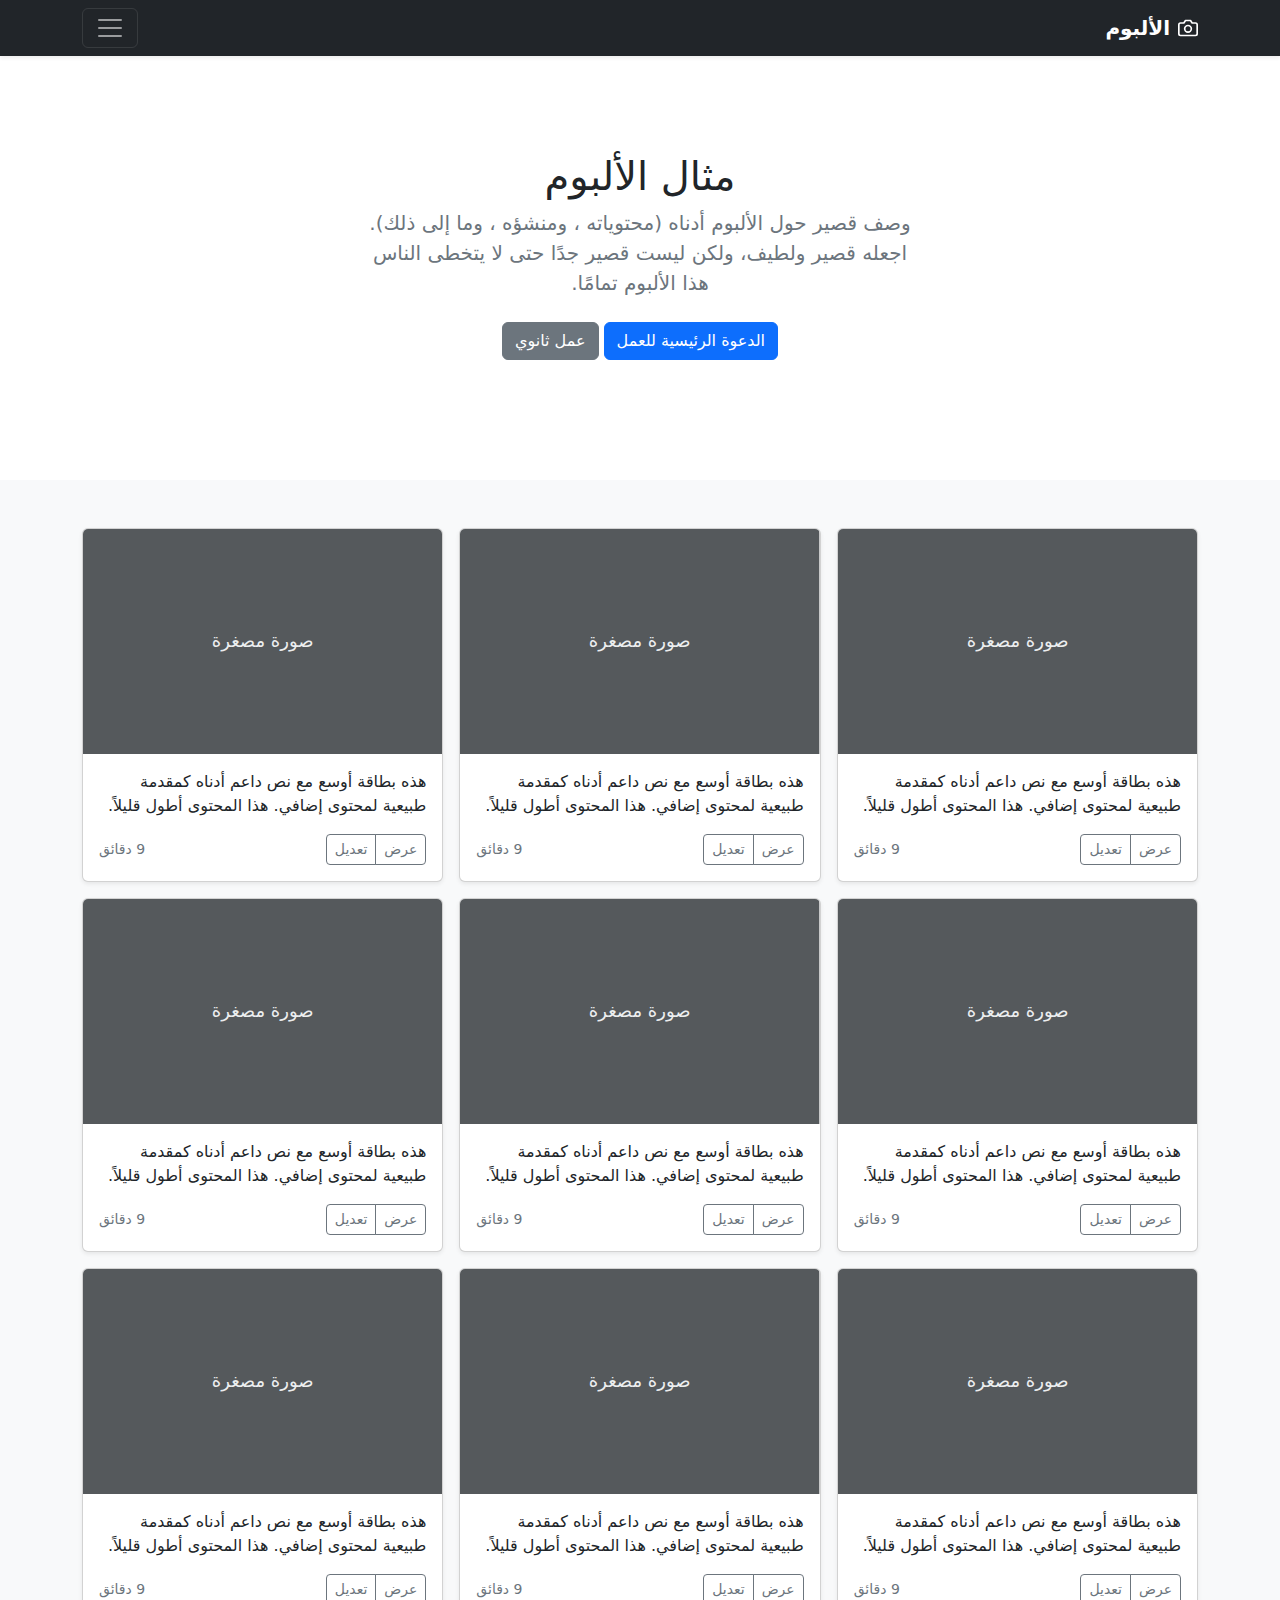
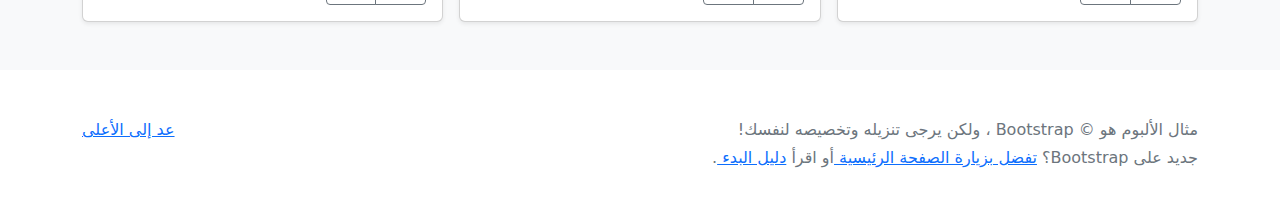
<file: bootstrap-5.2.1-examples/album-rtl/index.html>
<!doctype html>
<html lang="ar" dir="rtl">
  <head>
    <meta charset="utf-8">
    <meta name="viewport" content="width=device-width, initial-scale=1">
    <meta name="description" content="">
    <meta name="author" content="Mark Otto, Jacob Thornton, and Bootstrap contributors">
    <meta name="generator" content="Hugo 0.101.0">
    <title>مثال الألبوم · Bootstrap v5.2</title>

    <link rel="canonical" href="https://getbootstrap.com/docs/5.2/examples/album-rtl/">

    

    

<link href="../assets/dist/css/bootstrap.rtl.min.css" rel="stylesheet">

    <style>
      .bd-placeholder-img {
        font-size: 1.125rem;
        text-anchor: middle;
        -webkit-user-select: none;
        -moz-user-select: none;
        user-select: none;
      }

      @media (min-width: 768px) {
        .bd-placeholder-img-lg {
          font-size: 3.5rem;
        }
      }

      .b-example-divider {
        height: 3rem;
        background-color: rgba(0, 0, 0, .1);
        border: solid rgba(0, 0, 0, .15);
        border-width: 1px 0;
        box-shadow: inset 0 .5em 1.5em rgba(0, 0, 0, .1), inset 0 .125em .5em rgba(0, 0, 0, .15);
      }

      .b-example-vr {
        flex-shrink: 0;
        width: 1.5rem;
        height: 100vh;
      }

      .bi {
        vertical-align: -.125em;
        fill: currentColor;
      }

      .nav-scroller {
        position: relative;
        z-index: 2;
        height: 2.75rem;
        overflow-y: hidden;
      }

      .nav-scroller .nav {
        display: flex;
        flex-wrap: nowrap;
        padding-bottom: 1rem;
        margin-top: -1px;
        overflow-x: auto;
        text-align: center;
        white-space: nowrap;
        -webkit-overflow-scrolling: touch;
      }
    </style>

    
  </head>
  <body>
    
<header>
  <div class="collapse bg-dark" id="navbarHeader">
    <div class="container">
      <div class="row">
        <div class="col-sm-8 col-md-7 py-4">
          <h4 class="text-white">حول</h4>
          <p class="text-muted">أضف بعض المعلومات حول الألبوم، المؤلف، أو أي سياق خلفية آخر. اجعلها بضع جمل حتى يتمكن الزوار من التقاط بعض التلميحات المفيدة. ثم اربطها ببعض مواقع التواصل الاجتماعي أو معلومات الاتصال.</p>
        </div>
        <div class="col-sm-4 offset-md-1 py-4">
          <h4 class="text-white">تواصل معي</h4>
          <ul class="list-unstyled">
            <li><a href="#" class="text-white">تابعني على تويتر</a></li>
            <li><a href="#" class="text-white">شاركني الإعجاب في فيسبوك</a></li>
            <li><a href="#" class="text-white">راسلني على البريد الإلكتروني</a></li>
          </ul>
        </div>
      </div>
    </div>
  </div>
  <div class="navbar navbar-dark bg-dark shadow-sm">
    <div class="container">
      <a href="#" class="navbar-brand d-flex align-items-center">
        <svg xmlns="http://www.w3.org/2000/svg" width="20" height="20" fill="none" stroke="currentColor" stroke-linecap="round" stroke-linejoin="round" stroke-width="2" aria-hidden="true" class="me-2" viewBox="0 0 24 24"><path d="M23 19a2 2 0 0 1-2 2H3a2 2 0 0 1-2-2V8a2 2 0 0 1 2-2h4l2-3h6l2 3h4a2 2 0 0 1 2 2z"/><circle cx="12" cy="13" r="4"/></svg>
        <strong>الألبوم</strong>
      </a>
      <button class="navbar-toggler" type="button" data-bs-toggle="collapse" data-bs-target="#navbarHeader" aria-controls="navbarHeader" aria-expanded="false" aria-label="تبديل التنقل">
        <span class="navbar-toggler-icon"></span>
      </button>
    </div>
  </div>
</header>

<main>

  <section class="py-5 text-center container">
    <div class="row py-lg-5">
      <div class="col-lg-6 col-md-8 mx-auto">
        <h1 class="fw-light">مثال الألبوم</h1>
        <p class="lead text-muted">وصف قصير حول الألبوم أدناه (محتوياته ، ومنشؤه ، وما إلى ذلك). اجعله قصير ولطيف، ولكن ليست قصير جدًا حتى لا يتخطى الناس هذا الألبوم تمامًا.</p>
        <p>
          <a href="#" class="btn btn-primary my-2">الدعوة الرئيسية للعمل</a>
          <a href="#" class="btn btn-secondary my-2">عمل ثانوي</a>
        </p>
      </div>
    </div>
  </section>

  <div class="album py-5 bg-light">
    <div class="container">

      <div class="row row-cols-1 row-cols-sm-2 row-cols-md-3 g-3">
        <div class="col">
          <div class="card shadow-sm">
            <svg class="bd-placeholder-img card-img-top" width="100%" height="225" xmlns="http://www.w3.org/2000/svg" role="img" aria-label="Placeholder: صورة مصغرة" preserveAspectRatio="xMidYMid slice" focusable="false"><title>Placeholder</title><rect width="100%" height="100%" fill="#55595c"/><text x="50%" y="50%" fill="#eceeef" dy=".3em">صورة مصغرة</text></svg>

            <div class="card-body">
              <p class="card-text">هذه بطاقة أوسع مع نص داعم أدناه كمقدمة طبيعية لمحتوى إضافي. هذا المحتوى أطول قليلاً.</p>
              <div class="d-flex justify-content-between align-items-center">
                <div class="btn-group">
                  <button type="button" class="btn btn-sm btn-outline-secondary">عرض</button>
                  <button type="button" class="btn btn-sm btn-outline-secondary">تعديل</button>
                </div>
                <small class="text-muted">9 دقائق</small>
              </div>
            </div>
          </div>
        </div>
        <div class="col">
          <div class="card shadow-sm">
            <svg class="bd-placeholder-img card-img-top" width="100%" height="225" xmlns="http://www.w3.org/2000/svg" role="img" aria-label="Placeholder: صورة مصغرة" preserveAspectRatio="xMidYMid slice" focusable="false"><title>Placeholder</title><rect width="100%" height="100%" fill="#55595c"/><text x="50%" y="50%" fill="#eceeef" dy=".3em">صورة مصغرة</text></svg>

            <div class="card-body">
              <p class="card-text">هذه بطاقة أوسع مع نص داعم أدناه كمقدمة طبيعية لمحتوى إضافي. هذا المحتوى أطول قليلاً.</p>
              <div class="d-flex justify-content-between align-items-center">
                <div class="btn-group">
                  <button type="button" class="btn btn-sm btn-outline-secondary">عرض</button>
                  <button type="button" class="btn btn-sm btn-outline-secondary">تعديل</button>
                </div>
                <small class="text-muted">9 دقائق</small>
              </div>
            </div>
          </div>
        </div>
        <div class="col">
          <div class="card shadow-sm">
            <svg class="bd-placeholder-img card-img-top" width="100%" height="225" xmlns="http://www.w3.org/2000/svg" role="img" aria-label="Placeholder: صورة مصغرة" preserveAspectRatio="xMidYMid slice" focusable="false"><title>Placeholder</title><rect width="100%" height="100%" fill="#55595c"/><text x="50%" y="50%" fill="#eceeef" dy=".3em">صورة مصغرة</text></svg>

            <div class="card-body">
              <p class="card-text">هذه بطاقة أوسع مع نص داعم أدناه كمقدمة طبيعية لمحتوى إضافي. هذا المحتوى أطول قليلاً.</p>
              <div class="d-flex justify-content-between align-items-center">
                <div class="btn-group">
                  <button type="button" class="btn btn-sm btn-outline-secondary">عرض</button>
                  <button type="button" class="btn btn-sm btn-outline-secondary">تعديل</button>
                </div>
                <small class="text-muted">9 دقائق</small>
              </div>
            </div>
          </div>
        </div>

        <div class="col">
          <div class="card shadow-sm">
            <svg class="bd-placeholder-img card-img-top" width="100%" height="225" xmlns="http://www.w3.org/2000/svg" role="img" aria-label="Placeholder: صورة مصغرة" preserveAspectRatio="xMidYMid slice" focusable="false"><title>Placeholder</title><rect width="100%" height="100%" fill="#55595c"/><text x="50%" y="50%" fill="#eceeef" dy=".3em">صورة مصغرة</text></svg>

            <div class="card-body">
              <p class="card-text">هذه بطاقة أوسع مع نص داعم أدناه كمقدمة طبيعية لمحتوى إضافي. هذا المحتوى أطول قليلاً.</p>
              <div class="d-flex justify-content-between align-items-center">
                <div class="btn-group">
                  <button type="button" class="btn btn-sm btn-outline-secondary">عرض</button>
                  <button type="button" class="btn btn-sm btn-outline-secondary">تعديل</button>
                </div>
                <small class="text-muted">9 دقائق</small>
              </div>
            </div>
          </div>
        </div>
        <div class="col">
          <div class="card shadow-sm">
            <svg class="bd-placeholder-img card-img-top" width="100%" height="225" xmlns="http://www.w3.org/2000/svg" role="img" aria-label="Placeholder: صورة مصغرة" preserveAspectRatio="xMidYMid slice" focusable="false"><title>Placeholder</title><rect width="100%" height="100%" fill="#55595c"/><text x="50%" y="50%" fill="#eceeef" dy=".3em">صورة مصغرة</text></svg>

            <div class="card-body">
              <p class="card-text">هذه بطاقة أوسع مع نص داعم أدناه كمقدمة طبيعية لمحتوى إضافي. هذا المحتوى أطول قليلاً.</p>
              <div class="d-flex justify-content-between align-items-center">
                <div class="btn-group">
                  <button type="button" class="btn btn-sm btn-outline-secondary">عرض</button>
                  <button type="button" class="btn btn-sm btn-outline-secondary">تعديل</button>
                </div>
                <small class="text-muted">9 دقائق</small>
              </div>
            </div>
          </div>
        </div>
        <div class="col">
          <div class="card shadow-sm">
            <svg class="bd-placeholder-img card-img-top" width="100%" height="225" xmlns="http://www.w3.org/2000/svg" role="img" aria-label="Placeholder: صورة مصغرة" preserveAspectRatio="xMidYMid slice" focusable="false"><title>Placeholder</title><rect width="100%" height="100%" fill="#55595c"/><text x="50%" y="50%" fill="#eceeef" dy=".3em">صورة مصغرة</text></svg>

            <div class="card-body">
              <p class="card-text">هذه بطاقة أوسع مع نص داعم أدناه كمقدمة طبيعية لمحتوى إضافي. هذا المحتوى أطول قليلاً.</p>
              <div class="d-flex justify-content-between align-items-center">
                <div class="btn-group">
                  <button type="button" class="btn btn-sm btn-outline-secondary">عرض</button>
                  <button type="button" class="btn btn-sm btn-outline-secondary">تعديل</button>
                </div>
                <small class="text-muted">9 دقائق</small>
              </div>
            </div>
          </div>
        </div>

        <div class="col">
          <div class="card shadow-sm">
            <svg class="bd-placeholder-img card-img-top" width="100%" height="225" xmlns="http://www.w3.org/2000/svg" role="img" aria-label="Placeholder: صورة مصغرة" preserveAspectRatio="xMidYMid slice" focusable="false"><title>Placeholder</title><rect width="100%" height="100%" fill="#55595c"/><text x="50%" y="50%" fill="#eceeef" dy=".3em">صورة مصغرة</text></svg>

            <div class="card-body">
              <p class="card-text">هذه بطاقة أوسع مع نص داعم أدناه كمقدمة طبيعية لمحتوى إضافي. هذا المحتوى أطول قليلاً.</p>
              <div class="d-flex justify-content-between align-items-center">
                <div class="btn-group">
                  <button type="button" class="btn btn-sm btn-outline-secondary">عرض</button>
                  <button type="button" class="btn btn-sm btn-outline-secondary">تعديل</button>
                </div>
                <small class="text-muted">9 دقائق</small>
              </div>
            </div>
          </div>
        </div>
        <div class="col">
          <div class="card shadow-sm">
            <svg class="bd-placeholder-img card-img-top" width="100%" height="225" xmlns="http://www.w3.org/2000/svg" role="img" aria-label="Placeholder: صورة مصغرة" preserveAspectRatio="xMidYMid slice" focusable="false"><title>Placeholder</title><rect width="100%" height="100%" fill="#55595c"/><text x="50%" y="50%" fill="#eceeef" dy=".3em">صورة مصغرة</text></svg>

            <div class="card-body">
              <p class="card-text">هذه بطاقة أوسع مع نص داعم أدناه كمقدمة طبيعية لمحتوى إضافي. هذا المحتوى أطول قليلاً.</p>
              <div class="d-flex justify-content-between align-items-center">
                <div class="btn-group">
                  <button type="button" class="btn btn-sm btn-outline-secondary">عرض</button>
                  <button type="button" class="btn btn-sm btn-outline-secondary">تعديل</button>
                </div>
                <small class="text-muted">9 دقائق</small>
              </div>
            </div>
          </div>
        </div>
        <div class="col">
          <div class="card shadow-sm">
            <svg class="bd-placeholder-img card-img-top" width="100%" height="225" xmlns="http://www.w3.org/2000/svg" role="img" aria-label="Placeholder: صورة مصغرة" preserveAspectRatio="xMidYMid slice" focusable="false"><title>Placeholder</title><rect width="100%" height="100%" fill="#55595c"/><text x="50%" y="50%" fill="#eceeef" dy=".3em">صورة مصغرة</text></svg>

            <div class="card-body">
              <p class="card-text">هذه بطاقة أوسع مع نص داعم أدناه كمقدمة طبيعية لمحتوى إضافي. هذا المحتوى أطول قليلاً.</p>
              <div class="d-flex justify-content-between align-items-center">
                <div class="btn-group">
                  <button type="button" class="btn btn-sm btn-outline-secondary">عرض</button>
                  <button type="button" class="btn btn-sm btn-outline-secondary">تعديل</button>
                </div>
                <small class="text-muted">9 دقائق</small>
              </div>
            </div>
          </div>
        </div>
      </div>
    </div>
  </div>

</main>

<footer class="text-muted py-5">
  <div class="container">
    <p class="float-end mb-1">
      <a href="#">عد إلى الأعلى</a>
    </p>
    <p class="mb-1">مثال الألبوم هو © Bootstrap ، ولكن يرجى تنزيله وتخصيصه لنفسك!</p>
    <p class="mb-0">جديد على Bootstrap؟ <a href="/"> تفضل بزيارة الصفحة الرئيسية </a> أو اقرأ <a href="../getting-started/introduction/ "> دليل البدء </a>.</p>
  </div>
</footer>


    <script src="../assets/dist/js/bootstrap.bundle.min.js"></script>

      
  </body>
</html>
</file>
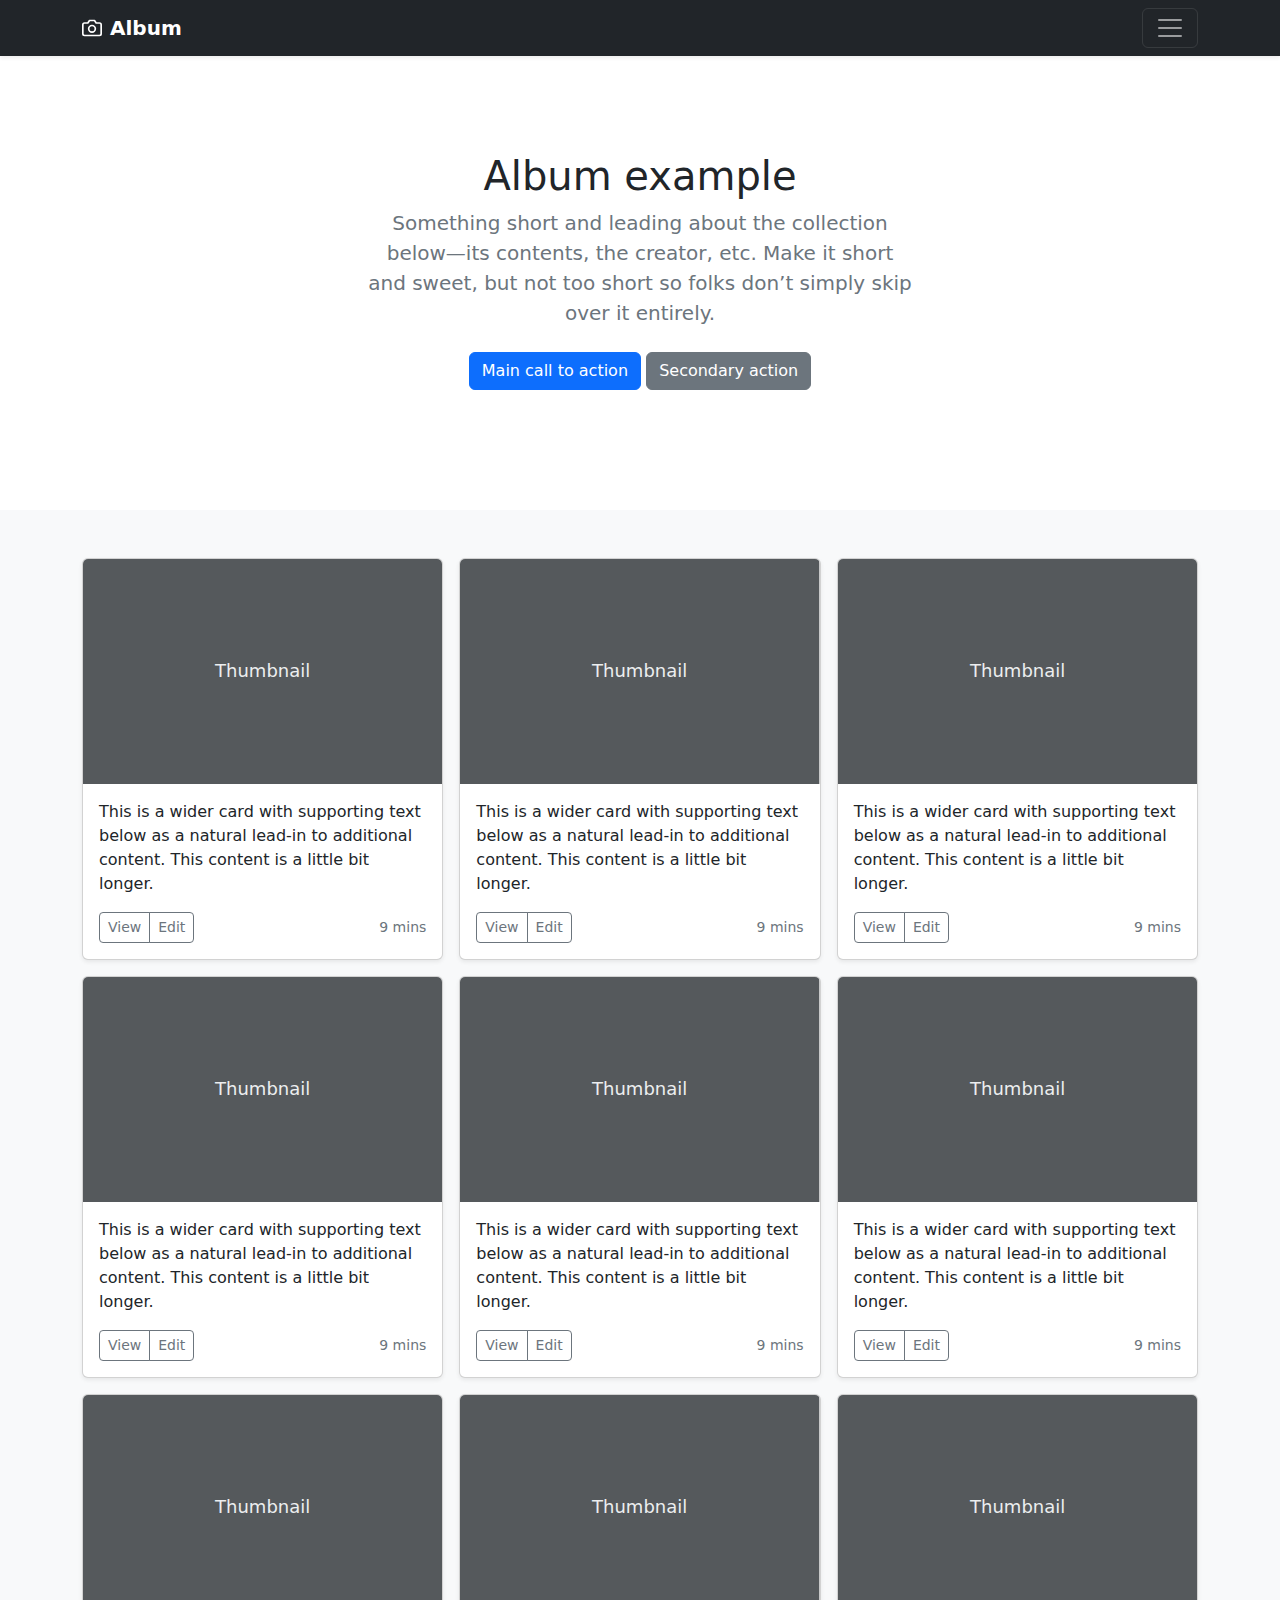
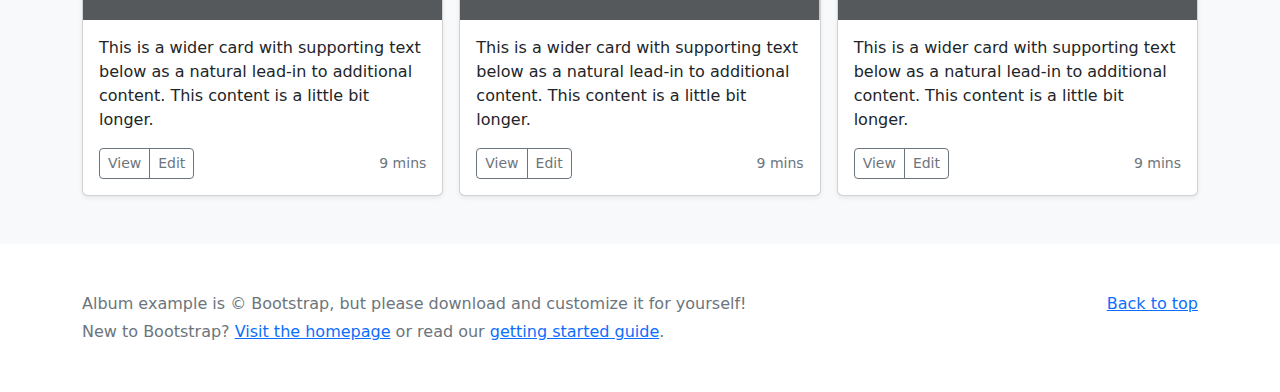
<file: bootstrap-5.2.1-examples/album/index.html>
<!doctype html>
<html lang="en">
  <head>
    <meta charset="utf-8">
    <meta name="viewport" content="width=device-width, initial-scale=1">
    <meta name="description" content="">
    <meta name="author" content="Mark Otto, Jacob Thornton, and Bootstrap contributors">
    <meta name="generator" content="Hugo 0.101.0">
    <title>Album example · Bootstrap v5.2</title>

    <link rel="canonical" href="https://getbootstrap.com/docs/5.2/examples/album/">

    

    

<link href="../assets/dist/css/bootstrap.min.css" rel="stylesheet">

    <style>
      .bd-placeholder-img {
        font-size: 1.125rem;
        text-anchor: middle;
        -webkit-user-select: none;
        -moz-user-select: none;
        user-select: none;
      }

      @media (min-width: 768px) {
        .bd-placeholder-img-lg {
          font-size: 3.5rem;
        }
      }

      .b-example-divider {
        height: 3rem;
        background-color: rgba(0, 0, 0, .1);
        border: solid rgba(0, 0, 0, .15);
        border-width: 1px 0;
        box-shadow: inset 0 .5em 1.5em rgba(0, 0, 0, .1), inset 0 .125em .5em rgba(0, 0, 0, .15);
      }

      .b-example-vr {
        flex-shrink: 0;
        width: 1.5rem;
        height: 100vh;
      }

      .bi {
        vertical-align: -.125em;
        fill: currentColor;
      }

      .nav-scroller {
        position: relative;
        z-index: 2;
        height: 2.75rem;
        overflow-y: hidden;
      }

      .nav-scroller .nav {
        display: flex;
        flex-wrap: nowrap;
        padding-bottom: 1rem;
        margin-top: -1px;
        overflow-x: auto;
        text-align: center;
        white-space: nowrap;
        -webkit-overflow-scrolling: touch;
      }
    </style>

    
  </head>
  <body>
    
<header>
  <div class="collapse bg-dark" id="navbarHeader">
    <div class="container">
      <div class="row">
        <div class="col-sm-8 col-md-7 py-4">
          <h4 class="text-white">About</h4>
          <p class="text-muted">Add some information about the album below, the author, or any other background context. Make it a few sentences long so folks can pick up some informative tidbits. Then, link them off to some social networking sites or contact information.</p>
        </div>
        <div class="col-sm-4 offset-md-1 py-4">
          <h4 class="text-white">Contact</h4>
          <ul class="list-unstyled">
            <li><a href="#" class="text-white">Follow on Twitter</a></li>
            <li><a href="#" class="text-white">Like on Facebook</a></li>
            <li><a href="#" class="text-white">Email me</a></li>
          </ul>
        </div>
      </div>
    </div>
  </div>
  <div class="navbar navbar-dark bg-dark shadow-sm">
    <div class="container">
      <a href="#" class="navbar-brand d-flex align-items-center">
        <svg xmlns="http://www.w3.org/2000/svg" width="20" height="20" fill="none" stroke="currentColor" stroke-linecap="round" stroke-linejoin="round" stroke-width="2" aria-hidden="true" class="me-2" viewBox="0 0 24 24"><path d="M23 19a2 2 0 0 1-2 2H3a2 2 0 0 1-2-2V8a2 2 0 0 1 2-2h4l2-3h6l2 3h4a2 2 0 0 1 2 2z"/><circle cx="12" cy="13" r="4"/></svg>
        <strong>Album</strong>
      </a>
      <button class="navbar-toggler" type="button" data-bs-toggle="collapse" data-bs-target="#navbarHeader" aria-controls="navbarHeader" aria-expanded="false" aria-label="Toggle navigation">
        <span class="navbar-toggler-icon"></span>
      </button>
    </div>
  </div>
</header>

<main>

  <section class="py-5 text-center container">
    <div class="row py-lg-5">
      <div class="col-lg-6 col-md-8 mx-auto">
        <h1 class="fw-light">Album example</h1>
        <p class="lead text-muted">Something short and leading about the collection below—its contents, the creator, etc. Make it short and sweet, but not too short so folks don’t simply skip over it entirely.</p>
        <p>
          <a href="#" class="btn btn-primary my-2">Main call to action</a>
          <a href="#" class="btn btn-secondary my-2">Secondary action</a>
        </p>
      </div>
    </div>
  </section>

  <div class="album py-5 bg-light">
    <div class="container">

      <div class="row row-cols-1 row-cols-sm-2 row-cols-md-3 g-3">
        <div class="col">
          <div class="card shadow-sm">
            <svg class="bd-placeholder-img card-img-top" width="100%" height="225" xmlns="http://www.w3.org/2000/svg" role="img" aria-label="Placeholder: Thumbnail" preserveAspectRatio="xMidYMid slice" focusable="false"><title>Placeholder</title><rect width="100%" height="100%" fill="#55595c"/><text x="50%" y="50%" fill="#eceeef" dy=".3em">Thumbnail</text></svg>

            <div class="card-body">
              <p class="card-text">This is a wider card with supporting text below as a natural lead-in to additional content. This content is a little bit longer.</p>
              <div class="d-flex justify-content-between align-items-center">
                <div class="btn-group">
                  <button type="button" class="btn btn-sm btn-outline-secondary">View</button>
                  <button type="button" class="btn btn-sm btn-outline-secondary">Edit</button>
                </div>
                <small class="text-muted">9 mins</small>
              </div>
            </div>
          </div>
        </div>
        <div class="col">
          <div class="card shadow-sm">
            <svg class="bd-placeholder-img card-img-top" width="100%" height="225" xmlns="http://www.w3.org/2000/svg" role="img" aria-label="Placeholder: Thumbnail" preserveAspectRatio="xMidYMid slice" focusable="false"><title>Placeholder</title><rect width="100%" height="100%" fill="#55595c"/><text x="50%" y="50%" fill="#eceeef" dy=".3em">Thumbnail</text></svg>

            <div class="card-body">
              <p class="card-text">This is a wider card with supporting text below as a natural lead-in to additional content. This content is a little bit longer.</p>
              <div class="d-flex justify-content-between align-items-center">
                <div class="btn-group">
                  <button type="button" class="btn btn-sm btn-outline-secondary">View</button>
                  <button type="button" class="btn btn-sm btn-outline-secondary">Edit</button>
                </div>
                <small class="text-muted">9 mins</small>
              </div>
            </div>
          </div>
        </div>
        <div class="col">
          <div class="card shadow-sm">
            <svg class="bd-placeholder-img card-img-top" width="100%" height="225" xmlns="http://www.w3.org/2000/svg" role="img" aria-label="Placeholder: Thumbnail" preserveAspectRatio="xMidYMid slice" focusable="false"><title>Placeholder</title><rect width="100%" height="100%" fill="#55595c"/><text x="50%" y="50%" fill="#eceeef" dy=".3em">Thumbnail</text></svg>

            <div class="card-body">
              <p class="card-text">This is a wider card with supporting text below as a natural lead-in to additional content. This content is a little bit longer.</p>
              <div class="d-flex justify-content-between align-items-center">
                <div class="btn-group">
                  <button type="button" class="btn btn-sm btn-outline-secondary">View</button>
                  <button type="button" class="btn btn-sm btn-outline-secondary">Edit</button>
                </div>
                <small class="text-muted">9 mins</small>
              </div>
            </div>
          </div>
        </div>

        <div class="col">
          <div class="card shadow-sm">
            <svg class="bd-placeholder-img card-img-top" width="100%" height="225" xmlns="http://www.w3.org/2000/svg" role="img" aria-label="Placeholder: Thumbnail" preserveAspectRatio="xMidYMid slice" focusable="false"><title>Placeholder</title><rect width="100%" height="100%" fill="#55595c"/><text x="50%" y="50%" fill="#eceeef" dy=".3em">Thumbnail</text></svg>

            <div class="card-body">
              <p class="card-text">This is a wider card with supporting text below as a natural lead-in to additional content. This content is a little bit longer.</p>
              <div class="d-flex justify-content-between align-items-center">
                <div class="btn-group">
                  <button type="button" class="btn btn-sm btn-outline-secondary">View</button>
                  <button type="button" class="btn btn-sm btn-outline-secondary">Edit</button>
                </div>
                <small class="text-muted">9 mins</small>
              </div>
            </div>
          </div>
        </div>
        <div class="col">
          <div class="card shadow-sm">
            <svg class="bd-placeholder-img card-img-top" width="100%" height="225" xmlns="http://www.w3.org/2000/svg" role="img" aria-label="Placeholder: Thumbnail" preserveAspectRatio="xMidYMid slice" focusable="false"><title>Placeholder</title><rect width="100%" height="100%" fill="#55595c"/><text x="50%" y="50%" fill="#eceeef" dy=".3em">Thumbnail</text></svg>

            <div class="card-body">
              <p class="card-text">This is a wider card with supporting text below as a natural lead-in to additional content. This content is a little bit longer.</p>
              <div class="d-flex justify-content-between align-items-center">
                <div class="btn-group">
                  <button type="button" class="btn btn-sm btn-outline-secondary">View</button>
                  <button type="button" class="btn btn-sm btn-outline-secondary">Edit</button>
                </div>
                <small class="text-muted">9 mins</small>
              </div>
            </div>
          </div>
        </div>
        <div class="col">
          <div class="card shadow-sm">
            <svg class="bd-placeholder-img card-img-top" width="100%" height="225" xmlns="http://www.w3.org/2000/svg" role="img" aria-label="Placeholder: Thumbnail" preserveAspectRatio="xMidYMid slice" focusable="false"><title>Placeholder</title><rect width="100%" height="100%" fill="#55595c"/><text x="50%" y="50%" fill="#eceeef" dy=".3em">Thumbnail</text></svg>

            <div class="card-body">
              <p class="card-text">This is a wider card with supporting text below as a natural lead-in to additional content. This content is a little bit longer.</p>
              <div class="d-flex justify-content-between align-items-center">
                <div class="btn-group">
                  <button type="button" class="btn btn-sm btn-outline-secondary">View</button>
                  <button type="button" class="btn btn-sm btn-outline-secondary">Edit</button>
                </div>
                <small class="text-muted">9 mins</small>
              </div>
            </div>
          </div>
        </div>

        <div class="col">
          <div class="card shadow-sm">
            <svg class="bd-placeholder-img card-img-top" width="100%" height="225" xmlns="http://www.w3.org/2000/svg" role="img" aria-label="Placeholder: Thumbnail" preserveAspectRatio="xMidYMid slice" focusable="false"><title>Placeholder</title><rect width="100%" height="100%" fill="#55595c"/><text x="50%" y="50%" fill="#eceeef" dy=".3em">Thumbnail</text></svg>

            <div class="card-body">
              <p class="card-text">This is a wider card with supporting text below as a natural lead-in to additional content. This content is a little bit longer.</p>
              <div class="d-flex justify-content-between align-items-center">
                <div class="btn-group">
                  <button type="button" class="btn btn-sm btn-outline-secondary">View</button>
                  <button type="button" class="btn btn-sm btn-outline-secondary">Edit</button>
                </div>
                <small class="text-muted">9 mins</small>
              </div>
            </div>
          </div>
        </div>
        <div class="col">
          <div class="card shadow-sm">
            <svg class="bd-placeholder-img card-img-top" width="100%" height="225" xmlns="http://www.w3.org/2000/svg" role="img" aria-label="Placeholder: Thumbnail" preserveAspectRatio="xMidYMid slice" focusable="false"><title>Placeholder</title><rect width="100%" height="100%" fill="#55595c"/><text x="50%" y="50%" fill="#eceeef" dy=".3em">Thumbnail</text></svg>

            <div class="card-body">
              <p class="card-text">This is a wider card with supporting text below as a natural lead-in to additional content. This content is a little bit longer.</p>
              <div class="d-flex justify-content-between align-items-center">
                <div class="btn-group">
                  <button type="button" class="btn btn-sm btn-outline-secondary">View</button>
                  <button type="button" class="btn btn-sm btn-outline-secondary">Edit</button>
                </div>
                <small class="text-muted">9 mins</small>
              </div>
            </div>
          </div>
        </div>
        <div class="col">
          <div class="card shadow-sm">
            <svg class="bd-placeholder-img card-img-top" width="100%" height="225" xmlns="http://www.w3.org/2000/svg" role="img" aria-label="Placeholder: Thumbnail" preserveAspectRatio="xMidYMid slice" focusable="false"><title>Placeholder</title><rect width="100%" height="100%" fill="#55595c"/><text x="50%" y="50%" fill="#eceeef" dy=".3em">Thumbnail</text></svg>

            <div class="card-body">
              <p class="card-text">This is a wider card with supporting text below as a natural lead-in to additional content. This content is a little bit longer.</p>
              <div class="d-flex justify-content-between align-items-center">
                <div class="btn-group">
                  <button type="button" class="btn btn-sm btn-outline-secondary">View</button>
                  <button type="button" class="btn btn-sm btn-outline-secondary">Edit</button>
                </div>
                <small class="text-muted">9 mins</small>
              </div>
            </div>
          </div>
        </div>
      </div>
    </div>
  </div>

</main>

<footer class="text-muted py-5">
  <div class="container">
    <p class="float-end mb-1">
      <a href="#">Back to top</a>
    </p>
    <p class="mb-1">Album example is &copy; Bootstrap, but please download and customize it for yourself!</p>
    <p class="mb-0">New to Bootstrap? <a href="/">Visit the homepage</a> or read our <a href="../getting-started/introduction/">getting started guide</a>.</p>
  </div>
</footer>


    <script src="../assets/dist/js/bootstrap.bundle.min.js"></script>

      
  </body>
</html>
</file>
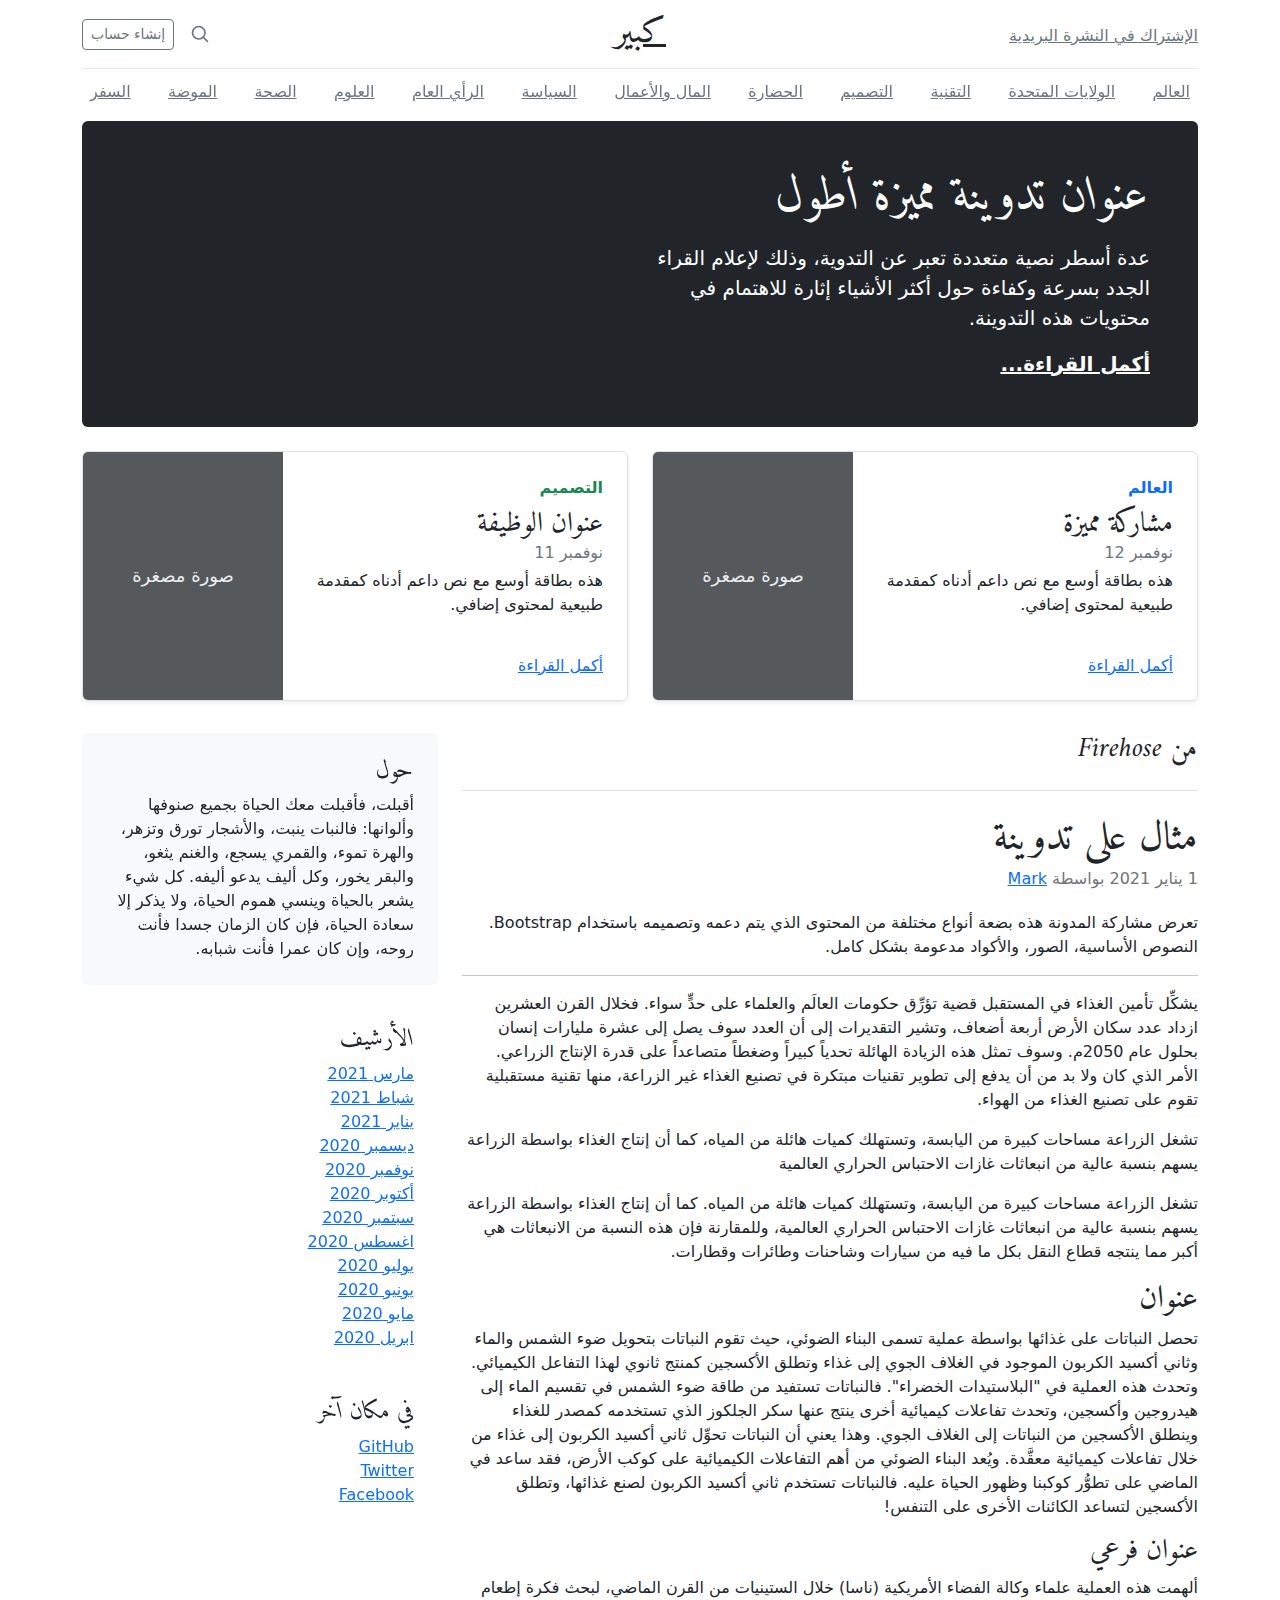
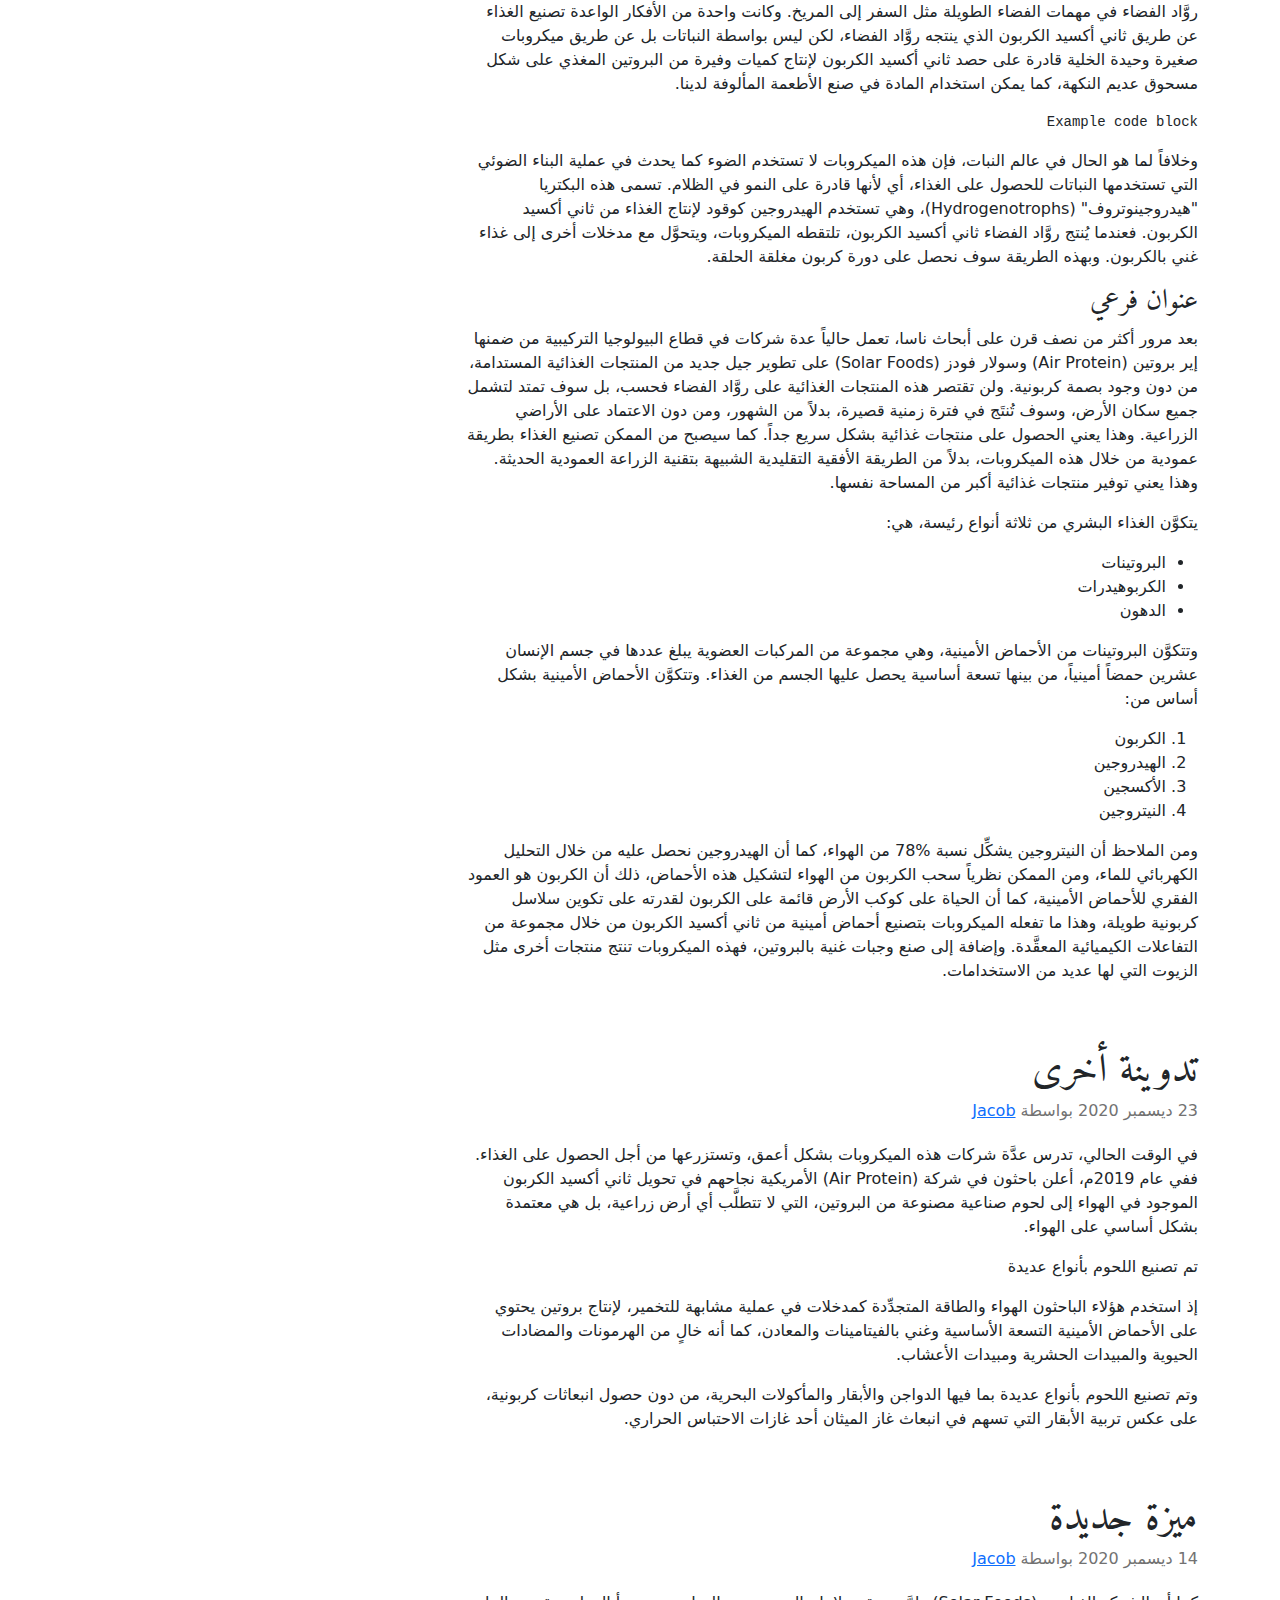
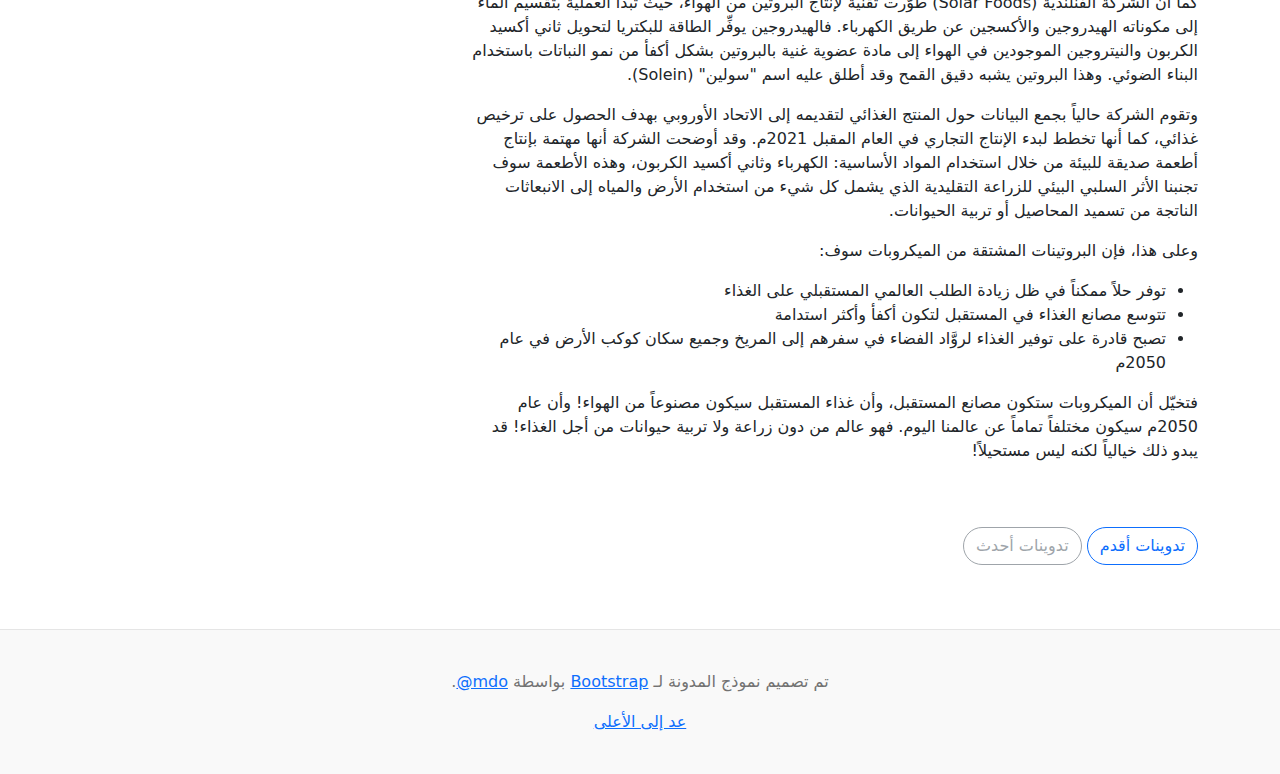
<file: bootstrap-5.2.1-examples/blog-rtl/index.html>
<!doctype html>
<html lang="ar" dir="rtl">
  <head>
    <meta charset="utf-8">
    <meta name="viewport" content="width=device-width, initial-scale=1">
    <meta name="description" content="">
    <meta name="author" content="Mark Otto, Jacob Thornton, and Bootstrap contributors">
    <meta name="generator" content="Hugo 0.101.0">
    <title>قالب المدونة · Bootstrap v5.2</title>

    <link rel="canonical" href="https://getbootstrap.com/docs/5.2/examples/blog-rtl/">

    

    

<link href="../assets/dist/css/bootstrap.rtl.min.css" rel="stylesheet">

    <style>
      .bd-placeholder-img {
        font-size: 1.125rem;
        text-anchor: middle;
        -webkit-user-select: none;
        -moz-user-select: none;
        user-select: none;
      }

      @media (min-width: 768px) {
        .bd-placeholder-img-lg {
          font-size: 3.5rem;
        }
      }

      .b-example-divider {
        height: 3rem;
        background-color: rgba(0, 0, 0, .1);
        border: solid rgba(0, 0, 0, .15);
        border-width: 1px 0;
        box-shadow: inset 0 .5em 1.5em rgba(0, 0, 0, .1), inset 0 .125em .5em rgba(0, 0, 0, .15);
      }

      .b-example-vr {
        flex-shrink: 0;
        width: 1.5rem;
        height: 100vh;
      }

      .bi {
        vertical-align: -.125em;
        fill: currentColor;
      }

      .nav-scroller {
        position: relative;
        z-index: 2;
        height: 2.75rem;
        overflow-y: hidden;
      }

      .nav-scroller .nav {
        display: flex;
        flex-wrap: nowrap;
        padding-bottom: 1rem;
        margin-top: -1px;
        overflow-x: auto;
        text-align: center;
        white-space: nowrap;
        -webkit-overflow-scrolling: touch;
      }
    </style>

    
    <!-- Custom styles for this template -->
    <link href="https://fonts.googleapis.com/css?family=Amiri:wght@400;700&amp;display=swap" rel="stylesheet">
    <!-- Custom styles for this template -->
    <link href="../blog/blog.rtl.css" rel="stylesheet">
  </head>
  <body>
    
<div class="container">
  <header class="blog-header lh-1 py-3">
    <div class="row flex-nowrap justify-content-between align-items-center">
      <div class="col-4 pt-1">
        <a class="link-secondary" href="#">الإشتراك في النشرة البريدية</a>
      </div>
      <div class="col-4 text-center">
        <a class="blog-header-logo text-dark" href="#">كبير</a>
      </div>
      <div class="col-4 d-flex justify-content-end align-items-center">
        <a class="link-secondary" href="#" aria-label="بحث">
          <svg xmlns="http://www.w3.org/2000/svg" width="20" height="20" fill="none" stroke="currentColor" stroke-linecap="round" stroke-linejoin="round" stroke-width="2" class="mx-3" role="img" viewBox="0 0 24 24"><title>بحث</title><circle cx="10.5" cy="10.5" r="7.5"/><path d="M21 21l-5.2-5.2"/></svg>
        </a>
        <a class="btn btn-sm btn-outline-secondary" href="#">إنشاء حساب</a>
      </div>
    </div>
  </header>

  <div class="nav-scroller py-1 mb-2">
    <nav class="nav d-flex justify-content-between">
      <a class="p-2 link-secondary" href="#">العالم</a>
      <a class="p-2 link-secondary" href="#">الولايات المتحدة</a>
      <a class="p-2 link-secondary" href="#">التقنية</a>
      <a class="p-2 link-secondary" href="#">التصميم</a>
      <a class="p-2 link-secondary" href="#">الحضارة</a>
      <a class="p-2 link-secondary" href="#">المال والأعمال</a>
      <a class="p-2 link-secondary" href="#">السياسة</a>
      <a class="p-2 link-secondary" href="#">الرأي العام</a>
      <a class="p-2 link-secondary" href="#">العلوم</a>
      <a class="p-2 link-secondary" href="#">الصحة</a>
      <a class="p-2 link-secondary" href="#">الموضة</a>
      <a class="p-2 link-secondary" href="#">السفر</a>
    </nav>
  </div>
</div>

<main class="container">
  <div class="p-4 p-md-5 mb-4 rounded text-bg-dark">
    <div class="col-md-6 px-0">
      <h1 class="display-4 fst-italic">عنوان تدوينة مميزة أطول</h1>
      <p class="lead my-3">عدة أسطر نصية متعددة تعبر عن التدوية، وذلك لإعلام القراء الجدد بسرعة وكفاءة حول أكثر الأشياء إثارة للاهتمام في محتويات هذه التدوينة.</p>
      <p class="lead mb-0"><a href="#" class="text-white fw-bold">أكمل القراءة...</a></p>
    </div>
  </div>

  <div class="row mb-2">
    <div class="col-md-6">
      <div class="row g-0 border rounded overflow-hidden flex-md-row mb-4 shadow-sm h-md-250 position-relative">
        <div class="col p-4 d-flex flex-column position-static">
          <strong class="d-inline-block mb-2 text-primary">العالم</strong>
          <h3 class="mb-0">مشاركة مميزة</h3>
          <div class="mb-1 text-muted">نوفمبر 12</div>
          <p class="card-text mb-auto">هذه بطاقة أوسع مع نص داعم أدناه كمقدمة طبيعية لمحتوى إضافي.</p>
          <a href="#" class="stretched-link">أكمل القراءة</a>
        </div>
        <div class="col-auto d-none d-lg-block">
          <svg class="bd-placeholder-img" width="200" height="250" xmlns="http://www.w3.org/2000/svg" role="img" aria-label="Placeholder: صورة مصغرة" preserveAspectRatio="xMidYMid slice" focusable="false"><title>Placeholder</title><rect width="100%" height="100%" fill="#55595c"/><text x="50%" y="50%" fill="#eceeef" dy=".3em">صورة مصغرة</text></svg>

        </div>
      </div>
    </div>
    <div class="col-md-6">
      <div class="row g-0 border rounded overflow-hidden flex-md-row mb-4 shadow-sm h-md-250 position-relative">
        <div class="col p-4 d-flex flex-column position-static">
          <strong class="d-inline-block mb-2 text-success">التصميم</strong>
          <h3 class="mb-0">عنوان الوظيفة</h3>
          <div class="mb-1 text-muted">نوفمبر 11</div>
          <p class="mb-auto">هذه بطاقة أوسع مع نص داعم أدناه كمقدمة طبيعية لمحتوى إضافي.</p>
          <a href="#" class="stretched-link">أكمل القراءة</a>
        </div>
        <div class="col-auto d-none d-lg-block">
          <svg class="bd-placeholder-img" width="200" height="250" xmlns="http://www.w3.org/2000/svg" role="img" aria-label="Placeholder: صورة مصغرة" preserveAspectRatio="xMidYMid slice" focusable="false"><title>Placeholder</title><rect width="100%" height="100%" fill="#55595c"/><text x="50%" y="50%" fill="#eceeef" dy=".3em">صورة مصغرة</text></svg>

        </div>
      </div>
    </div>
  </div>

  <div class="row">
    <div class="col-md-8">
      <h3 class="pb-4 mb-4 fst-italic border-bottom">
        من Firehose
      </h3>

      <article class="blog-post">
        <h2 class="blog-post-title mb-1">مثال على تدوينة</h2>
        <p class="blog-post-meta">1 يناير 2021 بواسطة <a href="#"> Mark </a></p>

        <p>تعرض مشاركة المدونة هذه بضعة أنواع مختلفة من المحتوى الذي يتم دعمه وتصميمه باستخدام Bootstrap. النصوص الأساسية، الصور، والأكواد مدعومة بشكل كامل.</p>
        <hr>
        <p>يشكِّل تأمين الغذاء في المستقبل قضية تؤرِّق حكومات العالَم والعلماء على حدٍّ سواء. فخلال القرن العشرين ازداد عدد سكان الأرض أربعة أضعاف، وتشير التقديرات إلى أن العدد سوف يصل إلى عشرة مليارات إنسان بحلول عام 2050م. وسوف تمثل هذه الزيادة الهائلة تحدياً كبيراً وضغطاً متصاعداً على قدرة الإنتاج الزراعي. الأمر الذي كان ولا بد من أن يدفع إلى تطوير تقنيات مبتكرة في تصنيع الغذاء غير الزراعة، منها تقنية مستقبلية تقوم على تصنيع الغذاء من الهواء.</p>
        <blockquote>
          <p>تشغل الزراعة مساحات كبيرة من اليابسة، وتستهلك كميات هائلة من المياه، كما أن إنتاج الغذاء بواسطة الزراعة يسهم بنسبة عالية من انبعاثات غازات الاحتباس الحراري العالمية</p>
        </blockquote>
        <p>تشغل الزراعة مساحات كبيرة من اليابسة، وتستهلك كميات هائلة من المياه. كما أن إنتاج الغذاء بواسطة الزراعة يسهم بنسبة عالية من انبعاثات غازات الاحتباس الحراري العالمية، وللمقارنة فإن هذه النسبة من الانبعاثات هي أكبر مما ينتجه قطاع النقل بكل ما فيه من سيارات وشاحنات وطائرات وقطارات.</p>
        <h2>عنوان</h2>
        <p>تحصل النباتات على غذائها بواسطة عملية تسمى البناء الضوئي، حيث تقوم النباتات بتحويل ضوء الشمس والماء وثاني أكسيد الكربون الموجود في الغلاف الجوي إلى غذاء وتطلق الأكسجين كمنتج ثانوي لهذا التفاعل الكيميائي. وتحدث هذه العملية في "البلاستيدات الخضراء". فالنباتات تستفيد من طاقة ضوء الشمس في تقسيم الماء إلى هيدروجين وأكسجين، وتحدث تفاعلات كيميائية أخرى ينتج عنها سكر الجلكوز الذي تستخدمه كمصدر للغذاء وينطلق الأكسجين من النباتات إلى الغلاف الجوي. وهذا يعني أن النباتات تحوِّل ثاني أكسيد الكربون إلى غذاء من خلال تفاعلات كيميائية معقَّدة. ويُعد البناء الضوئي من أهم التفاعلات الكيميائية على كوكب الأرض، فقد ساعد في الماضي على تطوُّر كوكبنا وظهور الحياة عليه. فالنباتات تستخدم ثاني أكسيد الكربون لصنع غذائها، وتطلق الأكسجين لتساعد الكائنات الأخرى على التنفس!</p>
        <h3>عنوان فرعي</h3>
        <p>ألهمت هذه العملية علماء وكالة الفضاء الأمريكية (ناسا) خلال الستينيات من القرن الماضي، لبحث فكرة إطعام روَّاد الفضاء في مهمات الفضاء الطويلة مثل السفر إلى المريخ. وكانت واحدة من الأفكار الواعدة تصنيع الغذاء عن طريق ثاني أكسيد الكربون الذي ينتجه روَّاد الفضاء، لكن ليس بواسطة النباتات بل عن طريق ميكروبات صغيرة وحيدة الخلية قادرة على حصد ثاني أكسيد الكربون لإنتاج كميات وفيرة من البروتين المغذي على شكل مسحوق عديم النكهة، كما يمكن استخدام المادة في صنع الأطعمة المألوفة لدينا.</p>
        <pre><code>Example code block</code></pre>
        <p>وخلافاً لما هو الحال في عالم النبات، فإن هذه الميكروبات لا تستخدم الضوء كما يحدث في عملية البناء الضوئي التي تستخدمها النباتات للحصول على الغذاء، أي لأنها قادرة على النمو في الظلام. تسمى هذه البكتريا "هيدروجينوتروف" (Hydrogenotrophs)، وهي تستخدم الهيدروجين كوقود لإنتاج الغذاء من ثاني أكسيد الكربون. فعندما يُنتج روَّاد الفضاء ثاني أكسيد الكربون، تلتقطه الميكروبات، ويتحوَّل مع مدخلات أخرى إلى غذاء غني بالكربون. وبهذه الطريقة سوف نحصل على دورة كربون مغلقة الحلقة.</p>
        <h3>عنوان فرعي</h3>
        <p>بعد مرور أكثر من نصف قرن على أبحاث ناسا، تعمل حالياً عدة شركات في قطاع البيولوجيا التركيبية من ضمنها إير بروتين (Air Protein) وسولار فودز (Solar Foods) على تطوير جيل جديد من المنتجات الغذائية المستدامة، من دون وجود بصمة كربونية. ولن تقتصر هذه المنتجات الغذائية على روَّاد الفضاء فحسب، بل سوف تمتد لتشمل جميع سكان الأرض، وسوف تُنتَج في فترة زمنية قصيرة، بدلاً من الشهور، ومن دون الاعتماد على الأراضي الزراعية. وهذا يعني الحصول على منتجات غذائية بشكل سريع جداً. كما سيصبح من الممكن تصنيع الغذاء بطريقة عمودية من خلال هذه الميكروبات، بدلاً من الطريقة الأفقية التقليدية الشبيهة بتقنية الزراعة العمودية الحديثة. وهذا يعني توفير منتجات غذائية أكبر من المساحة نفسها.</p>
        <p>يتكوَّن الغذاء البشري من ثلاثة أنواع رئيسة، هي:</p>
        <ul>
          <li>البروتينات</li>
          <li>الكربوهيدرات</li>
          <li>الدهون</li>
        </ul>
        <p>وتتكوَّن البروتينات من الأحماض الأمينية، وهي مجموعة من المركبات العضوية يبلغ عددها في جسم الإنسان عشرين حمضاً أمينياً، من بينها تسعة أساسية يحصل عليها الجسم من الغذاء. وتتكوَّن الأحماض الأمينية بشكل أساس من:</p>
        <ol>
          <li>الكربون</li>
          <li>الهيدروجين</li>
          <li>الأكسجين</li>
          <li>النيتروجين</li>
        </ol>
        <p>ومن الملاحظ أن النيتروجين يشكِّل نسبة %78 من الهواء، كما أن الهيدروجين نحصل عليه من خلال التحليل الكهربائي للماء، ومن الممكن نظرياً سحب الكربون من الهواء لتشكيل هذه الأحماض، ذلك أن الكربون هو العمود الفقري للأحماض الأمينية، كما أن الحياة على كوكب الأرض قائمة على الكربون لقدرته على تكوين سلاسل كربونية طويلة، وهذا ما تفعله الميكروبات بتصنيع أحماض أمينية من ثاني أكسيد الكربون من خلال مجموعة من التفاعلات الكيميائية المعقَّدة. وإضافة إلى صنع وجبات غنية بالبروتين، فهذه الميكروبات تنتج منتجات أخرى مثل الزيوت التي لها عديد من الاستخدامات.</p>
      </article>

      <article class="blog-post">
        <h2 class="blog-post-title mb-1">تدوينة أخرى</h2>
        <p class="blog-post-meta">23 ديسمبر 2020 بواسطة <a href="#">Jacob</a></p>

        <p>في الوقت الحالي، تدرس عدَّة شركات هذه الميكروبات بشكل أعمق، وتستزرعها من أجل الحصول على الغذاء. ففي عام 2019م، أعلن باحثون في شركة (Air Protein) الأمريكية نجاحهم في تحويل ثاني أكسيد الكربون الموجود في الهواء إلى لحوم صناعية مصنوعة من البروتين، التي لا تتطلَّب أي أرض زراعية، بل هي معتمدة بشكل أساسي على الهواء.</p>
        <blockquote>
          <p>تم تصنيع اللحوم بأنواع عديدة</p>
        </blockquote>
        <p>إذ استخدم هؤلاء الباحثون الهواء والطاقة المتجدِّدة كمدخلات في عملية مشابهة للتخمير، لإنتاج بروتين يحتوي على الأحماض الأمينية التسعة الأساسية وغني بالفيتامينات والمعادن، كما أنه خالٍ من الهرمونات والمضادات الحيوية والمبيدات الحشرية ومبيدات الأعشاب.</p>
        <p> وتم تصنيع اللحوم بأنواع عديدة بما فيها الدواجن والأبقار والمأكولات البحرية، من دون حصول انبعاثات كربونية، على عكس تربية الأبقار التي تسهم في انبعاث غاز الميثان أحد غازات الاحتباس الحراري.</p>
      </article>

      <article class="blog-post">
        <h2 class="blog-post-title mb-1">ميزة جديدة</h2>
        <p class="blog-post-meta">14 ديسمبر 2020 بواسطة <a href="#">Jacob</a></p>

        <p>كما أن الشركة الفنلندية (Solar Foods) طوَّرت تقنية لإنتاج البروتين من الهواء، حيث تبدأ العملية بتقسيم الماء إلى مكوناته الهيدروجين والأكسجين عن طريق الكهرباء. فالهيدروجين يوفِّر الطاقة للبكتريا لتحويل ثاني أكسيد الكربون والنيتروجين الموجودين في الهواء إلى مادة عضوية غنية بالبروتين بشكل أكفأ من نمو النباتات باستخدام البناء الضوئي. وهذا البروتين يشبه دقيق القمح وقد أطلق عليه اسم "سولين" (Solein).</p>
        <p>وتقوم الشركة حالياً بجمع البيانات حول المنتج الغذائي لتقديمه إلى الاتحاد الأوروبي بهدف الحصول على ترخيص غذائي، كما أنها تخطط لبدء الإنتاج التجاري في العام المقبل 2021م. وقد أوضحت الشركة أنها مهتمة بإنتاج أطعمة صديقة للبيئة من خلال استخدام المواد الأساسية: الكهرباء وثاني أكسيد الكربون، وهذه الأطعمة سوف تجنبنا الأثر السلبي البيئي للزراعة التقليدية الذي يشمل كل شيء من استخدام الأرض والمياه إلى الانبعاثات الناتجة من تسميد المحاصيل أو تربية الحيوانات.</p>
        <p>وعلى هذا، فإن البروتينات المشتقة من الميكروبات سوف:</p>
        <ul>
          <li>توفر حلاً ممكناً في ظل زيادة الطلب العالمي المستقبلي على الغذاء</li>
          <li>تتوسع مصانع الغذاء في المستقبل لتكون أكفأ وأكثر استدامة</li>
          <li>تصبح قادرة على توفير الغذاء لروَّاد الفضاء في سفرهم إلى المريخ وجميع سكان كوكب الأرض في عام 2050م</li>
        </ul>
        <p>فتخيّل أن الميكروبات ستكون مصانع المستقبل، وأن غذاء المستقبل سيكون مصنوعاً من الهواء! وأن عام 2050م سيكون مختلفاً تماماً عن عالمنا اليوم. فهو عالم من دون زراعة ولا تربية حيوانات من أجل الغذاء! قد يبدو ذلك خيالياً لكنه ليس مستحيلاً!</p>
      </article>

      <nav class="blog-pagination" aria-label="Pagination">
        <a class="btn btn-outline-primary rounded-pill" href="#">تدوينات أقدم</a>
        <a class="btn btn-outline-secondary rounded-pill disabled">تدوينات أحدث</a>
      </nav>

    </div>

    <div class="col-md-4">
      <div class="position-sticky" style="top: 2rem;">
        <div class="p-4 mb-3 bg-light rounded">
          <h4 class="fst-italic">حول</h4>
          <p class="mb-0">أقبلت، فأقبلت معك الحياة بجميع صنوفها وألوانها: فالنبات ينبت، والأشجار تورق وتزهر، والهرة تموء، والقمري يسجع، والغنم يثغو، والبقر يخور، وكل أليف يدعو أليفه. كل شيء يشعر بالحياة وينسي هموم الحياة، ولا يذكر إلا سعادة الحياة، فإن كان الزمان جسدا فأنت روحه، وإن كان عمرا فأنت شبابه.</p>
        </div>

        <div class="p-4">
          <h4 class="fst-italic">الأرشيف</h4>
          <ol class="list-unstyled mb-0">
            <li><a href="#">مارس 2021</a></li>
            <li><a href="#">شباط 2021</a></li>
            <li><a href="#">يناير 2021</a></li>
            <li><a href="#">ديسمبر 2020</a></li>
            <li><a href="#">نوفمبر 2020</a></li>
            <li><a href="#">أكتوبر 2020</a></li>
            <li><a href="#">سبتمبر 2020</a></li>
            <li><a href="#">اغسطس 2020</a></li>
            <li><a href="#">يوليو 2020</a></li>
            <li><a href="#">يونيو 2020</a></li>
            <li><a href="#">مايو 2020</a></li>
            <li><a href="#">ابريل 2020</a></li>
          </ol>
        </div>

        <div class="p-4">
          <h4 class="fst-italic">في مكان آخر</h4>
          <ol class="list-unstyled">
            <li><a href="#">GitHub</a></li>
            <li><a href="#">Twitter</a></li>
            <li><a href="#">Facebook</a></li>
          </ol>
        </div>
      </div>
    </div>
  </div>

</main>

<footer class="blog-footer">
  <p>تم تصميم نموذج المدونة لـ <a href="https://getbootstrap.com/">Bootstrap</a> بواسطة <a href="https://twitter.com/mdo"><bdi lang="en" dir="ltr">@mdo</bdi></a>.</p>
  <p>
    <a href="#">عد إلى الأعلى</a>
  </p>
</footer>


    
  </body>
</html>
</file>
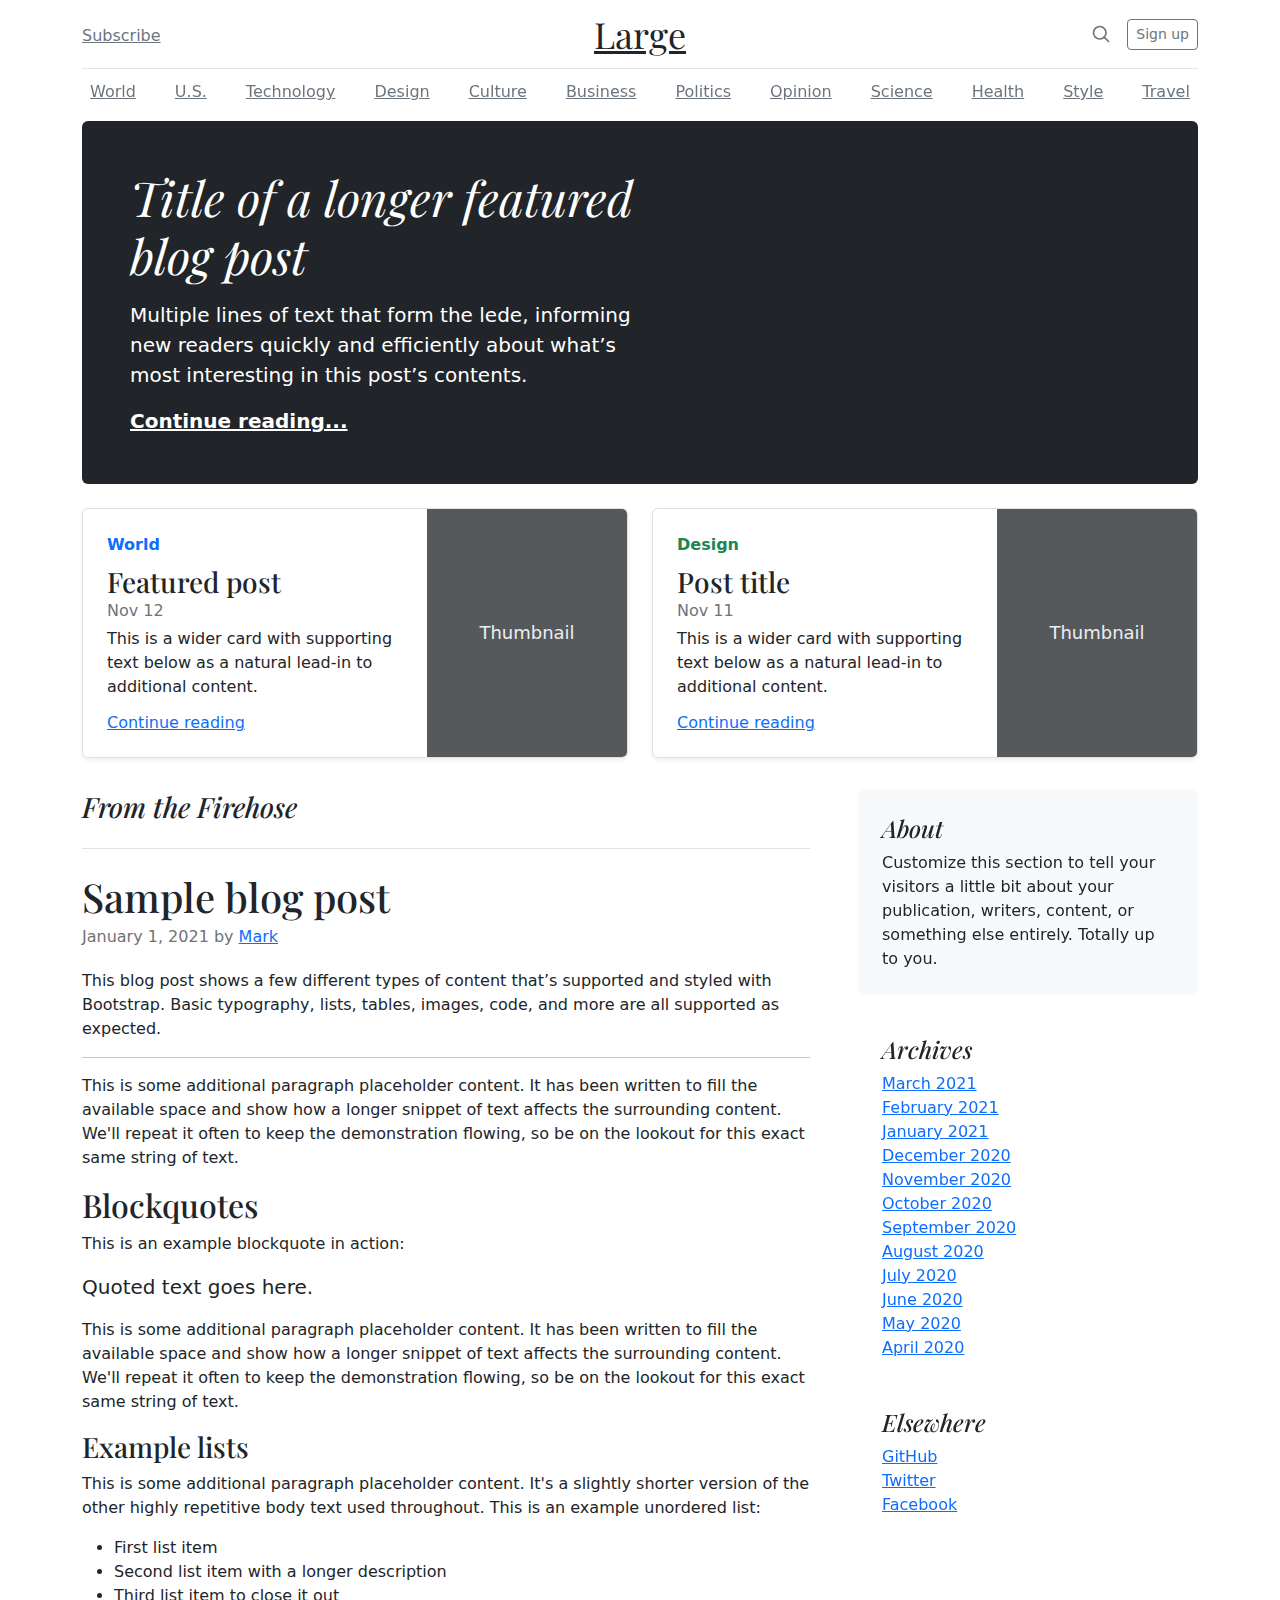
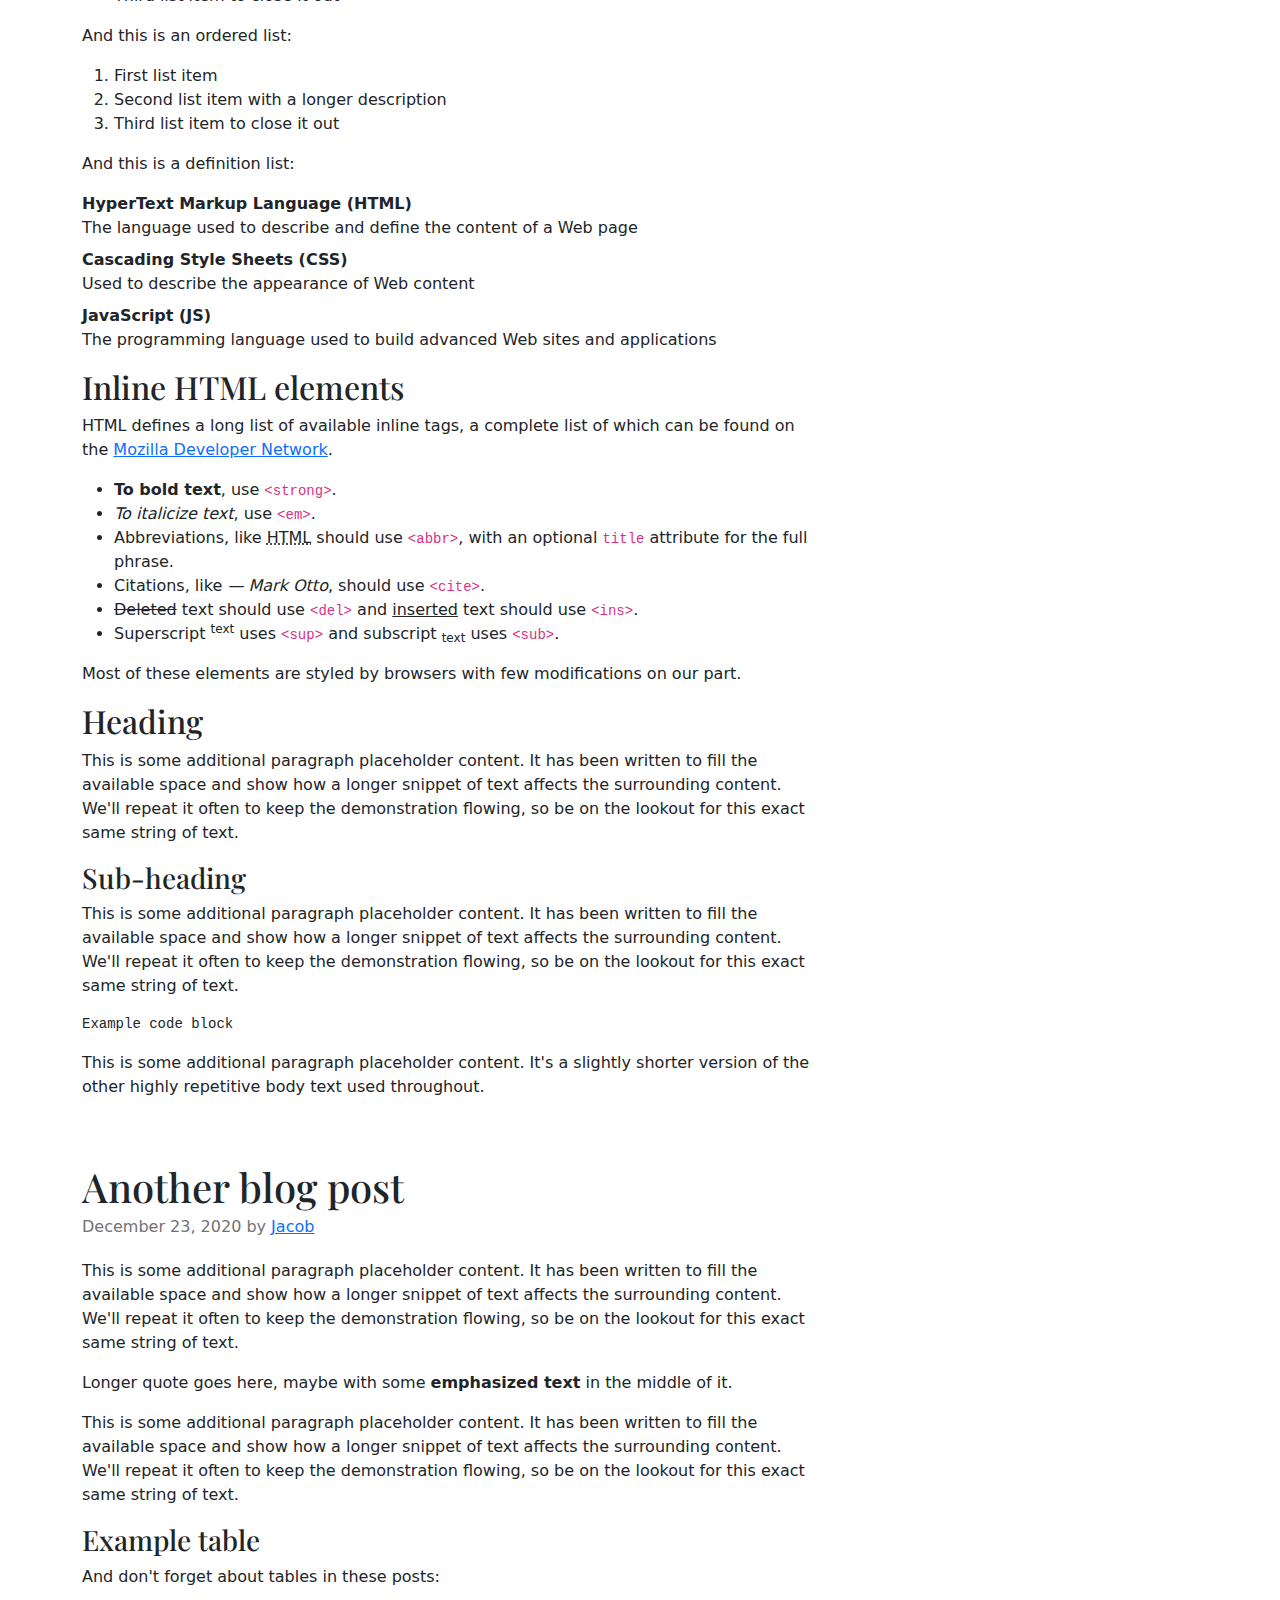
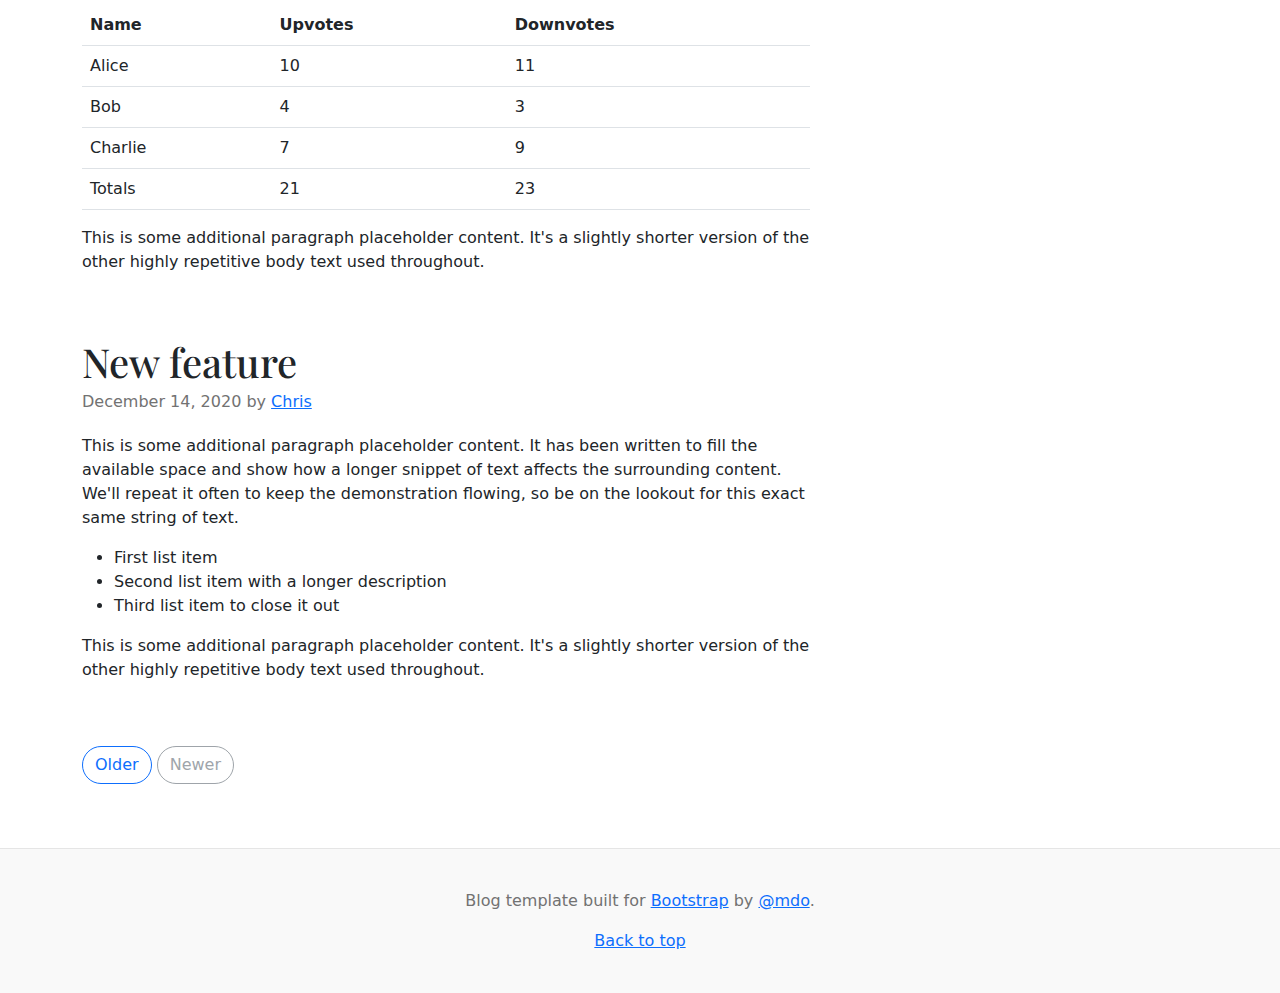
<file: bootstrap-5.2.1-examples/blog/index.html>
<!doctype html>
<html lang="en">
  <head>
    <meta charset="utf-8">
    <meta name="viewport" content="width=device-width, initial-scale=1">
    <meta name="description" content="">
    <meta name="author" content="Mark Otto, Jacob Thornton, and Bootstrap contributors">
    <meta name="generator" content="Hugo 0.101.0">
    <title>Blog Template · Bootstrap v5.2</title>

    <link rel="canonical" href="https://getbootstrap.com/docs/5.2/examples/blog/">

    

    

<link href="../assets/dist/css/bootstrap.min.css" rel="stylesheet">

    <style>
      .bd-placeholder-img {
        font-size: 1.125rem;
        text-anchor: middle;
        -webkit-user-select: none;
        -moz-user-select: none;
        user-select: none;
      }

      @media (min-width: 768px) {
        .bd-placeholder-img-lg {
          font-size: 3.5rem;
        }
      }

      .b-example-divider {
        height: 3rem;
        background-color: rgba(0, 0, 0, .1);
        border: solid rgba(0, 0, 0, .15);
        border-width: 1px 0;
        box-shadow: inset 0 .5em 1.5em rgba(0, 0, 0, .1), inset 0 .125em .5em rgba(0, 0, 0, .15);
      }

      .b-example-vr {
        flex-shrink: 0;
        width: 1.5rem;
        height: 100vh;
      }

      .bi {
        vertical-align: -.125em;
        fill: currentColor;
      }

      .nav-scroller {
        position: relative;
        z-index: 2;
        height: 2.75rem;
        overflow-y: hidden;
      }

      .nav-scroller .nav {
        display: flex;
        flex-wrap: nowrap;
        padding-bottom: 1rem;
        margin-top: -1px;
        overflow-x: auto;
        text-align: center;
        white-space: nowrap;
        -webkit-overflow-scrolling: touch;
      }
    </style>

    
    <!-- Custom styles for this template -->
    <link href="https://fonts.googleapis.com/css?family=Playfair&#43;Display:700,900&amp;display=swap" rel="stylesheet">
    <!-- Custom styles for this template -->
    <link href="blog.css" rel="stylesheet">
  </head>
  <body>
    
<div class="container">
  <header class="blog-header lh-1 py-3">
    <div class="row flex-nowrap justify-content-between align-items-center">
      <div class="col-4 pt-1">
        <a class="link-secondary" href="#">Subscribe</a>
      </div>
      <div class="col-4 text-center">
        <a class="blog-header-logo text-dark" href="#">Large</a>
      </div>
      <div class="col-4 d-flex justify-content-end align-items-center">
        <a class="link-secondary" href="#" aria-label="Search">
          <svg xmlns="http://www.w3.org/2000/svg" width="20" height="20" fill="none" stroke="currentColor" stroke-linecap="round" stroke-linejoin="round" stroke-width="2" class="mx-3" role="img" viewBox="0 0 24 24"><title>Search</title><circle cx="10.5" cy="10.5" r="7.5"/><path d="M21 21l-5.2-5.2"/></svg>
        </a>
        <a class="btn btn-sm btn-outline-secondary" href="#">Sign up</a>
      </div>
    </div>
  </header>

  <div class="nav-scroller py-1 mb-2">
    <nav class="nav d-flex justify-content-between">
      <a class="p-2 link-secondary" href="#">World</a>
      <a class="p-2 link-secondary" href="#">U.S.</a>
      <a class="p-2 link-secondary" href="#">Technology</a>
      <a class="p-2 link-secondary" href="#">Design</a>
      <a class="p-2 link-secondary" href="#">Culture</a>
      <a class="p-2 link-secondary" href="#">Business</a>
      <a class="p-2 link-secondary" href="#">Politics</a>
      <a class="p-2 link-secondary" href="#">Opinion</a>
      <a class="p-2 link-secondary" href="#">Science</a>
      <a class="p-2 link-secondary" href="#">Health</a>
      <a class="p-2 link-secondary" href="#">Style</a>
      <a class="p-2 link-secondary" href="#">Travel</a>
    </nav>
  </div>
</div>

<main class="container">
  <div class="p-4 p-md-5 mb-4 rounded text-bg-dark">
    <div class="col-md-6 px-0">
      <h1 class="display-4 fst-italic">Title of a longer featured blog post</h1>
      <p class="lead my-3">Multiple lines of text that form the lede, informing new readers quickly and efficiently about what’s most interesting in this post’s contents.</p>
      <p class="lead mb-0"><a href="#" class="text-white fw-bold">Continue reading...</a></p>
    </div>
  </div>

  <div class="row mb-2">
    <div class="col-md-6">
      <div class="row g-0 border rounded overflow-hidden flex-md-row mb-4 shadow-sm h-md-250 position-relative">
        <div class="col p-4 d-flex flex-column position-static">
          <strong class="d-inline-block mb-2 text-primary">World</strong>
          <h3 class="mb-0">Featured post</h3>
          <div class="mb-1 text-muted">Nov 12</div>
          <p class="card-text mb-auto">This is a wider card with supporting text below as a natural lead-in to additional content.</p>
          <a href="#" class="stretched-link">Continue reading</a>
        </div>
        <div class="col-auto d-none d-lg-block">
          <svg class="bd-placeholder-img" width="200" height="250" xmlns="http://www.w3.org/2000/svg" role="img" aria-label="Placeholder: Thumbnail" preserveAspectRatio="xMidYMid slice" focusable="false"><title>Placeholder</title><rect width="100%" height="100%" fill="#55595c"/><text x="50%" y="50%" fill="#eceeef" dy=".3em">Thumbnail</text></svg>

        </div>
      </div>
    </div>
    <div class="col-md-6">
      <div class="row g-0 border rounded overflow-hidden flex-md-row mb-4 shadow-sm h-md-250 position-relative">
        <div class="col p-4 d-flex flex-column position-static">
          <strong class="d-inline-block mb-2 text-success">Design</strong>
          <h3 class="mb-0">Post title</h3>
          <div class="mb-1 text-muted">Nov 11</div>
          <p class="mb-auto">This is a wider card with supporting text below as a natural lead-in to additional content.</p>
          <a href="#" class="stretched-link">Continue reading</a>
        </div>
        <div class="col-auto d-none d-lg-block">
          <svg class="bd-placeholder-img" width="200" height="250" xmlns="http://www.w3.org/2000/svg" role="img" aria-label="Placeholder: Thumbnail" preserveAspectRatio="xMidYMid slice" focusable="false"><title>Placeholder</title><rect width="100%" height="100%" fill="#55595c"/><text x="50%" y="50%" fill="#eceeef" dy=".3em">Thumbnail</text></svg>

        </div>
      </div>
    </div>
  </div>

  <div class="row g-5">
    <div class="col-md-8">
      <h3 class="pb-4 mb-4 fst-italic border-bottom">
        From the Firehose
      </h3>

      <article class="blog-post">
        <h2 class="blog-post-title mb-1">Sample blog post</h2>
        <p class="blog-post-meta">January 1, 2021 by <a href="#">Mark</a></p>

        <p>This blog post shows a few different types of content that’s supported and styled with Bootstrap. Basic typography, lists, tables, images, code, and more are all supported as expected.</p>
        <hr>
        <p>This is some additional paragraph placeholder content. It has been written to fill the available space and show how a longer snippet of text affects the surrounding content. We'll repeat it often to keep the demonstration flowing, so be on the lookout for this exact same string of text.</p>
        <h2>Blockquotes</h2>
        <p>This is an example blockquote in action:</p>
        <blockquote class="blockquote">
          <p>Quoted text goes here.</p>
        </blockquote>
        <p>This is some additional paragraph placeholder content. It has been written to fill the available space and show how a longer snippet of text affects the surrounding content. We'll repeat it often to keep the demonstration flowing, so be on the lookout for this exact same string of text.</p>
        <h3>Example lists</h3>
        <p>This is some additional paragraph placeholder content. It's a slightly shorter version of the other highly repetitive body text used throughout. This is an example unordered list:</p>
        <ul>
          <li>First list item</li>
          <li>Second list item with a longer description</li>
          <li>Third list item to close it out</li>
        </ul>
        <p>And this is an ordered list:</p>
        <ol>
          <li>First list item</li>
          <li>Second list item with a longer description</li>
          <li>Third list item to close it out</li>
        </ol>
        <p>And this is a definition list:</p>
        <dl>
          <dt>HyperText Markup Language (HTML)</dt>
          <dd>The language used to describe and define the content of a Web page</dd>
          <dt>Cascading Style Sheets (CSS)</dt>
          <dd>Used to describe the appearance of Web content</dd>
          <dt>JavaScript (JS)</dt>
          <dd>The programming language used to build advanced Web sites and applications</dd>
        </dl>
        <h2>Inline HTML elements</h2>
        <p>HTML defines a long list of available inline tags, a complete list of which can be found on the <a href="https://developer.mozilla.org/en-US/docs/Web/HTML/Element">Mozilla Developer Network</a>.</p>
        <ul>
          <li><strong>To bold text</strong>, use <code class="language-plaintext highlighter-rouge">&lt;strong&gt;</code>.</li>
          <li><em>To italicize text</em>, use <code class="language-plaintext highlighter-rouge">&lt;em&gt;</code>.</li>
          <li>Abbreviations, like <abbr title="HyperText Markup Language">HTML</abbr> should use <code class="language-plaintext highlighter-rouge">&lt;abbr&gt;</code>, with an optional <code class="language-plaintext highlighter-rouge">title</code> attribute for the full phrase.</li>
          <li>Citations, like <cite>— Mark Otto</cite>, should use <code class="language-plaintext highlighter-rouge">&lt;cite&gt;</code>.</li>
          <li><del>Deleted</del> text should use <code class="language-plaintext highlighter-rouge">&lt;del&gt;</code> and <ins>inserted</ins> text should use <code class="language-plaintext highlighter-rouge">&lt;ins&gt;</code>.</li>
          <li>Superscript <sup>text</sup> uses <code class="language-plaintext highlighter-rouge">&lt;sup&gt;</code> and subscript <sub>text</sub> uses <code class="language-plaintext highlighter-rouge">&lt;sub&gt;</code>.</li>
        </ul>
        <p>Most of these elements are styled by browsers with few modifications on our part.</p>
        <h2>Heading</h2>
        <p>This is some additional paragraph placeholder content. It has been written to fill the available space and show how a longer snippet of text affects the surrounding content. We'll repeat it often to keep the demonstration flowing, so be on the lookout for this exact same string of text.</p>
        <h3>Sub-heading</h3>
        <p>This is some additional paragraph placeholder content. It has been written to fill the available space and show how a longer snippet of text affects the surrounding content. We'll repeat it often to keep the demonstration flowing, so be on the lookout for this exact same string of text.</p>
        <pre><code>Example code block</code></pre>
        <p>This is some additional paragraph placeholder content. It's a slightly shorter version of the other highly repetitive body text used throughout.</p>
      </article>

      <article class="blog-post">
        <h2 class="blog-post-title mb-1">Another blog post</h2>
        <p class="blog-post-meta">December 23, 2020 by <a href="#">Jacob</a></p>

        <p>This is some additional paragraph placeholder content. It has been written to fill the available space and show how a longer snippet of text affects the surrounding content. We'll repeat it often to keep the demonstration flowing, so be on the lookout for this exact same string of text.</p>
        <blockquote>
          <p>Longer quote goes here, maybe with some <strong>emphasized text</strong> in the middle of it.</p>
        </blockquote>
        <p>This is some additional paragraph placeholder content. It has been written to fill the available space and show how a longer snippet of text affects the surrounding content. We'll repeat it often to keep the demonstration flowing, so be on the lookout for this exact same string of text.</p>
        <h3>Example table</h3>
        <p>And don't forget about tables in these posts:</p>
        <table class="table">
          <thead>
            <tr>
              <th>Name</th>
              <th>Upvotes</th>
              <th>Downvotes</th>
            </tr>
          </thead>
          <tbody>
            <tr>
              <td>Alice</td>
              <td>10</td>
              <td>11</td>
            </tr>
            <tr>
              <td>Bob</td>
              <td>4</td>
              <td>3</td>
            </tr>
            <tr>
              <td>Charlie</td>
              <td>7</td>
              <td>9</td>
            </tr>
          </tbody>
          <tfoot>
            <tr>
              <td>Totals</td>
              <td>21</td>
              <td>23</td>
            </tr>
          </tfoot>
        </table>

        <p>This is some additional paragraph placeholder content. It's a slightly shorter version of the other highly repetitive body text used throughout.</p>
      </article>

      <article class="blog-post">
        <h2 class="blog-post-title mb-1">New feature</h2>
        <p class="blog-post-meta">December 14, 2020 by <a href="#">Chris</a></p>

        <p>This is some additional paragraph placeholder content. It has been written to fill the available space and show how a longer snippet of text affects the surrounding content. We'll repeat it often to keep the demonstration flowing, so be on the lookout for this exact same string of text.</p>
        <ul>
          <li>First list item</li>
          <li>Second list item with a longer description</li>
          <li>Third list item to close it out</li>
        </ul>
        <p>This is some additional paragraph placeholder content. It's a slightly shorter version of the other highly repetitive body text used throughout.</p>
      </article>

      <nav class="blog-pagination" aria-label="Pagination">
        <a class="btn btn-outline-primary rounded-pill" href="#">Older</a>
        <a class="btn btn-outline-secondary rounded-pill disabled">Newer</a>
      </nav>

    </div>

    <div class="col-md-4">
      <div class="position-sticky" style="top: 2rem;">
        <div class="p-4 mb-3 bg-light rounded">
          <h4 class="fst-italic">About</h4>
          <p class="mb-0">Customize this section to tell your visitors a little bit about your publication, writers, content, or something else entirely. Totally up to you.</p>
        </div>

        <div class="p-4">
          <h4 class="fst-italic">Archives</h4>
          <ol class="list-unstyled mb-0">
            <li><a href="#">March 2021</a></li>
            <li><a href="#">February 2021</a></li>
            <li><a href="#">January 2021</a></li>
            <li><a href="#">December 2020</a></li>
            <li><a href="#">November 2020</a></li>
            <li><a href="#">October 2020</a></li>
            <li><a href="#">September 2020</a></li>
            <li><a href="#">August 2020</a></li>
            <li><a href="#">July 2020</a></li>
            <li><a href="#">June 2020</a></li>
            <li><a href="#">May 2020</a></li>
            <li><a href="#">April 2020</a></li>
          </ol>
        </div>

        <div class="p-4">
          <h4 class="fst-italic">Elsewhere</h4>
          <ol class="list-unstyled">
            <li><a href="#">GitHub</a></li>
            <li><a href="#">Twitter</a></li>
            <li><a href="#">Facebook</a></li>
          </ol>
        </div>
      </div>
    </div>
  </div>

</main>

<footer class="blog-footer">
  <p>Blog template built for <a href="https://getbootstrap.com/">Bootstrap</a> by <a href="https://twitter.com/mdo">@mdo</a>.</p>
  <p>
    <a href="#">Back to top</a>
  </p>
</footer>


    
  </body>
</html>
</file>
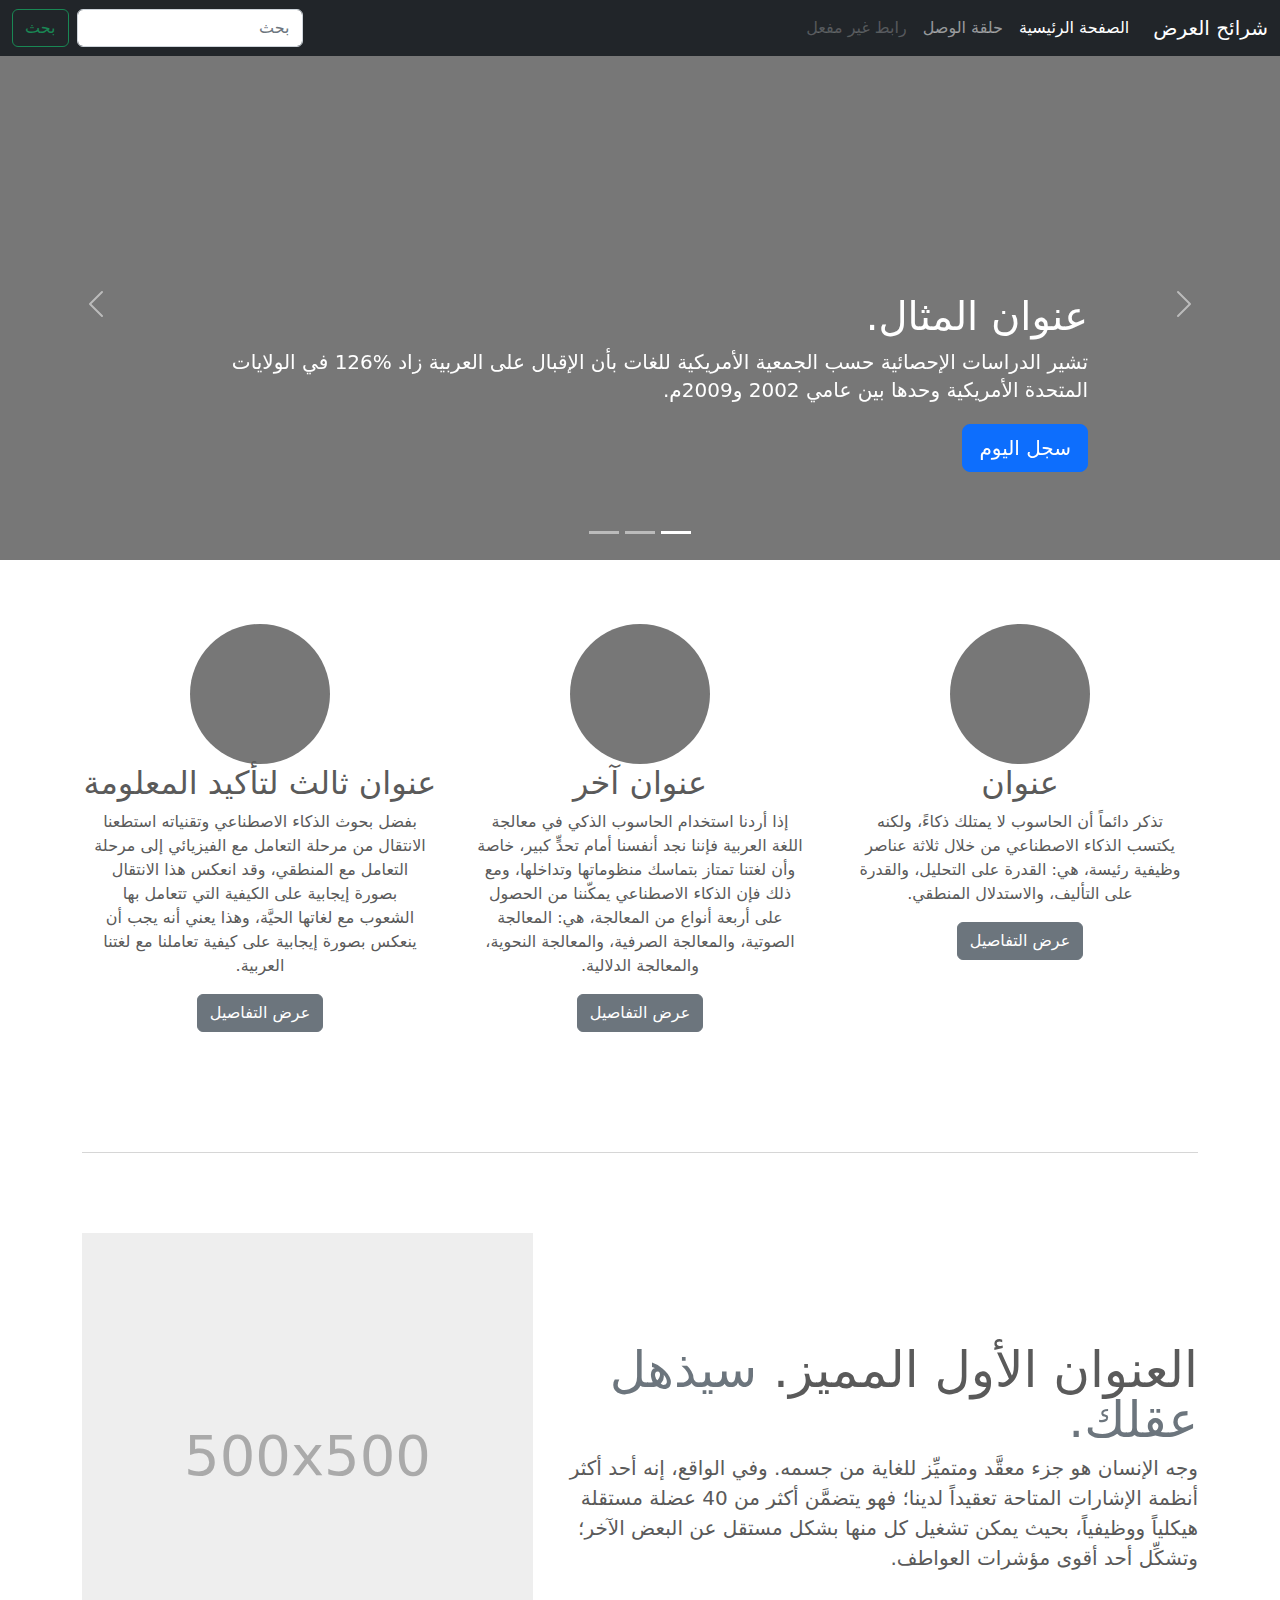
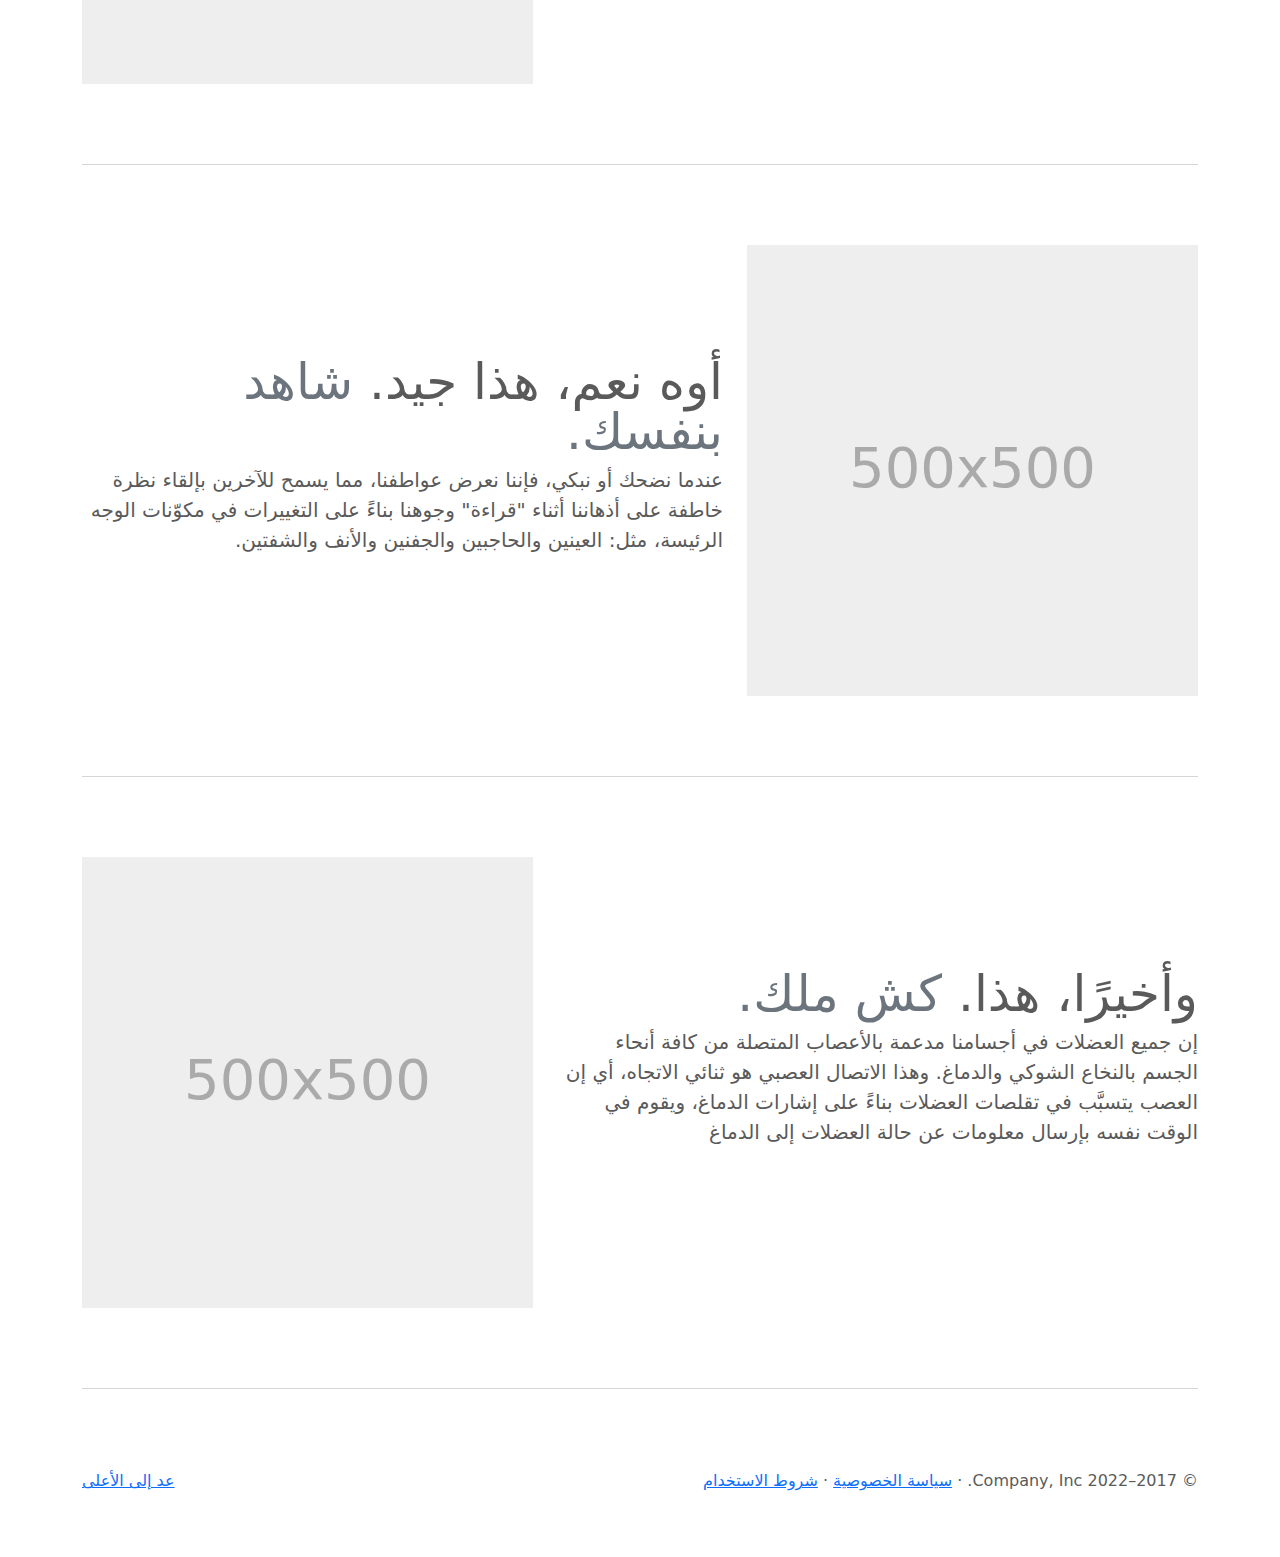
<file: bootstrap-5.2.1-examples/carousel-rtl/index.html>
<!doctype html>
<html lang="ar" dir="rtl">
  <head>
    <meta charset="utf-8">
    <meta name="viewport" content="width=device-width, initial-scale=1">
    <meta name="description" content="">
    <meta name="author" content="Mark Otto, Jacob Thornton, and Bootstrap contributors">
    <meta name="generator" content="Hugo 0.101.0">
    <title>قالب  شرائح العرض · Bootstrap v5.2</title>

    <link rel="canonical" href="https://getbootstrap.com/docs/5.2/examples/carousel-rtl/">

    

    

<link href="../assets/dist/css/bootstrap.rtl.min.css" rel="stylesheet">

    <style>
      .bd-placeholder-img {
        font-size: 1.125rem;
        text-anchor: middle;
        -webkit-user-select: none;
        -moz-user-select: none;
        user-select: none;
      }

      @media (min-width: 768px) {
        .bd-placeholder-img-lg {
          font-size: 3.5rem;
        }
      }

      .b-example-divider {
        height: 3rem;
        background-color: rgba(0, 0, 0, .1);
        border: solid rgba(0, 0, 0, .15);
        border-width: 1px 0;
        box-shadow: inset 0 .5em 1.5em rgba(0, 0, 0, .1), inset 0 .125em .5em rgba(0, 0, 0, .15);
      }

      .b-example-vr {
        flex-shrink: 0;
        width: 1.5rem;
        height: 100vh;
      }

      .bi {
        vertical-align: -.125em;
        fill: currentColor;
      }

      .nav-scroller {
        position: relative;
        z-index: 2;
        height: 2.75rem;
        overflow-y: hidden;
      }

      .nav-scroller .nav {
        display: flex;
        flex-wrap: nowrap;
        padding-bottom: 1rem;
        margin-top: -1px;
        overflow-x: auto;
        text-align: center;
        white-space: nowrap;
        -webkit-overflow-scrolling: touch;
      }
    </style>

    
    <!-- Custom styles for this template -->
    <link href="../carousel/carousel.rtl.css" rel="stylesheet">
  </head>
  <body>
    
<header>
  <nav class="navbar navbar-expand-md navbar-dark fixed-top bg-dark">
    <div class="container-fluid">
      <a class="navbar-brand" href="#">شرائح العرض</a>
      <button class="navbar-toggler" type="button" data-bs-toggle="collapse" data-bs-target="#navbarCollapse" aria-controls="navbarCollapse" aria-expanded="false" aria-label="تبديل التنقل">
        <span class="navbar-toggler-icon"></span>
      </button>
      <div class="collapse navbar-collapse" id="navbarCollapse">
        <ul class="navbar-nav me-auto mb-2 mb-md-0">
          <li class="nav-item">
            <a class="nav-link active" aria-current="page" href="#">الصفحة الرئيسية</a>
          </li>
          <li class="nav-item">
            <a class="nav-link" href="#">حلقة الوصل</a>
          </li>
          <li class="nav-item">
            <a class="nav-link disabled">رابط غير مفعل</a>
          </li>
        </ul>
        <form class="d-flex" role="search">
          <input class="form-control me-2" type="search" placeholder="بحث" aria-label="بحث">
          <button class="btn btn-outline-success" type="submit">بحث</button>
        </form>
      </div>
    </div>
  </nav>
</header>

<main>

  <div id="myCarousel" class="carousel slide" data-bs-ride="carousel">
    <div class="carousel-indicators">
      <button type="button" data-bs-target="#myCarousel" data-bs-slide-to="0" class="active" aria-current="true" aria-label="Slide 1"></button>
      <button type="button" data-bs-target="#myCarousel" data-bs-slide-to="1" aria-label="Slide 2"></button>
      <button type="button" data-bs-target="#myCarousel" data-bs-slide-to="2" aria-label="Slide 3"></button>
    </div>
    <div class="carousel-inner">
      <div class="carousel-item active">
        <svg class="bd-placeholder-img" width="100%" height="100%" xmlns="http://www.w3.org/2000/svg" aria-hidden="true" preserveAspectRatio="xMidYMid slice" focusable="false"><rect width="100%" height="100%" fill="#777"/></svg>

        <div class="container">
          <div class="carousel-caption text-start">
            <h1>عنوان المثال.</h1>
            <p>تشير الدراسات الإحصائية حسب الجمعية الأمريكية للغات بأن الإقبال على العربية زاد %126 في الولايات المتحدة الأمريكية وحدها بين عامي 2002 و2009م.</p>
            <p><a class="btn btn-lg btn-primary" href="#">سجل اليوم</a></p>
          </div>
        </div>
      </div>
      <div class="carousel-item">
        <svg class="bd-placeholder-img" width="100%" height="100%" xmlns="http://www.w3.org/2000/svg" aria-hidden="true" preserveAspectRatio="xMidYMid slice" focusable="false"><rect width="100%" height="100%" fill="#777"/></svg>

        <div class="container">
          <div class="carousel-caption">
            <h1>عنوان مثال آخر.</h1>
            <p>حسب المجلس الثقافي البريطاني فإن تعليم الإنجليزية داخل بريطانيا يسهم في تعزيز اقتصادها بما يتجاوز ملياري جنيه سنوياً، كما أنه وفر أكثر من 26 ألف وظيفة.</p>
            <p><a class="btn btn-lg btn-primary" href="#">أعرف أكثر</a></p>
          </div>
        </div>
      </div>
      <div class="carousel-item">
        <svg class="bd-placeholder-img" width="100%" height="100%" xmlns="http://www.w3.org/2000/svg" aria-hidden="true" preserveAspectRatio="xMidYMid slice" focusable="false"><rect width="100%" height="100%" fill="#777"/></svg>

        <div class="container">
          <div class="carousel-caption text-end">
            <h1>واحد أكثر لقياس جيد.</h1>
            <p>الإحصاءات لحجم الاستثمار اللغوي خارج بريطانيا تتفاوت من سنة لأخرى إلا أن المدير التنفيذي للمجلس الثقافي البريطاني إدي بايرز يرى أن استثمار تعليم الإنجليزية في الخارج لا يحسب على المستوى المالي فحسب بل على المستوى السياسي أيضاً.</p>
            <p><a class="btn btn-lg btn-primary" href="#">تصفح المعرض</a></p>
          </div>
        </div>
      </div>
    </div>
    <button class="carousel-control-prev" type="button" data-bs-target="#myCarousel" data-bs-slide="prev">
      <span class="carousel-control-prev-icon" aria-hidden="true"></span>
      <span class="visually-hidden">السابق</span>
    </button>
    <button class="carousel-control-next" type="button" data-bs-target="#myCarousel" data-bs-slide="next">
      <span class="carousel-control-next-icon" aria-hidden="true"></span>
      <span class="visually-hidden">التالي</span>
    </button>
  </div>


  <!-- Marketing messaging and featurettes
  ================================================== -->
  <!-- Wrap the rest of the page in another container to center all the content. -->

  <div class="container marketing">

    <!-- Three columns of text below the carousel -->
    <div class="row">
      <div class="col-lg-4">
        <svg class="bd-placeholder-img rounded-circle" width="140" height="140" xmlns="http://www.w3.org/2000/svg" role="img" aria-label="Placeholder: 140x140" preserveAspectRatio="xMidYMid slice" focusable="false"><title>Placeholder</title><rect width="100%" height="100%" fill="#777"/><text x="50%" y="50%" fill="#777" dy=".3em">140x140</text></svg>

        <h2 class="fw-normal">عنوان</h2>
        <p>تذكر دائماً أن الحاسوب لا يمتلك ذكاءً، ولكنه يكتسب الذكاء الاصطناعي من خلال ثلاثة عناصر وظيفية رئيسة، هي: القدرة على التحليل، والقدرة على التأليف، والاستدلال المنطقي.</p>
        <p><a class="btn btn-secondary" href="#">عرض التفاصيل</a></p>
      </div><!-- /.col-lg-4 -->
      <div class="col-lg-4">
        <svg class="bd-placeholder-img rounded-circle" width="140" height="140" xmlns="http://www.w3.org/2000/svg" role="img" aria-label="Placeholder: 140x140" preserveAspectRatio="xMidYMid slice" focusable="false"><title>Placeholder</title><rect width="100%" height="100%" fill="#777"/><text x="50%" y="50%" fill="#777" dy=".3em">140x140</text></svg>

        <h2 class="fw-normal">عنوان آخر</h2>
        <p>إذا أردنا استخدام الحاسوب الذكي في معالجة اللغة العربية فإننا نجد أنفسنا أمام تحدٍّ كبير، خاصة وأن لغتنا تمتاز بتماسك منظوماتها وتداخلها، ومع ذلك فإن الذكاء الاصطناعي يمكّننا من الحصول على أربعة أنواع من المعالجة، هي: المعالجة الصوتية، والمعالجة الصرفية، والمعالجة النحوية، والمعالجة الدلالية.</p>
        <p><a class="btn btn-secondary" href="#">عرض التفاصيل</a></p>
      </div><!-- /.col-lg-4 -->
      <div class="col-lg-4">
        <svg class="bd-placeholder-img rounded-circle" width="140" height="140" xmlns="http://www.w3.org/2000/svg" role="img" aria-label="Placeholder: 140x140" preserveAspectRatio="xMidYMid slice" focusable="false"><title>Placeholder</title><rect width="100%" height="100%" fill="#777"/><text x="50%" y="50%" fill="#777" dy=".3em">140x140</text></svg>

        <h2 class="fw-normal">عنوان ثالث لتأكيد المعلومة</h2>
        <p>بفضل بحوث الذكاء الاصطناعي وتقنياته استطعنا الانتقال من مرحلة التعامل مع الفيزيائي إلى مرحلة التعامل مع المنطقي، وقد انعكس هذا الانتقال بصورة إيجابية على الكيفية التي تتعامل بها الشعوب مع لغاتها الحيَّة، وهذا يعني أنه يجب أن ينعكس بصورة إيجابية على كيفية تعاملنا مع لغتنا العربية.</p>
        <p><a class="btn btn-secondary" href="#">عرض التفاصيل</a></p>
      </div><!-- /.col-lg-4 -->
    </div><!-- /.row -->


    <!-- START THE FEATURETTES -->

    <hr class="featurette-divider">

    <div class="row featurette">
      <div class="col-md-7">
        <h2 class="featurette-heading fw-normal lh-1">العنوان الأول المميز. <span class="text-muted"> سيذهل عقلك. </span></h2>
        <p class="lead">وجه الإنسان هو جزء معقَّد ومتميِّز للغاية من جسمه. وفي الواقع، إنه أحد أكثر أنظمة الإشارات المتاحة تعقيداً لدينا؛ فهو يتضمَّن أكثر من 40 عضلة مستقلة هيكلياً ووظيفياً، بحيث يمكن تشغيل كل منها بشكل مستقل عن البعض الآخر؛ وتشكِّل أحد أقوى مؤشرات العواطف.</p>
      </div>
      <div class="col-md-5">
        <svg class="bd-placeholder-img bd-placeholder-img-lg featurette-image img-fluid mx-auto" width="500" height="500" xmlns="http://www.w3.org/2000/svg" role="img" aria-label="Placeholder: 500x500" preserveAspectRatio="xMidYMid slice" focusable="false"><title>Placeholder</title><rect width="100%" height="100%" fill="#eee"/><text x="50%" y="50%" fill="#aaa" dy=".3em">500x500</text></svg>

      </div>
    </div>

    <hr class="featurette-divider">

    <div class="row featurette">
      <div class="col-md-7 order-md-2">
        <h2 class="featurette-heading fw-normal lh-1">أوه نعم، هذا جيد. <span class="text-muted"> شاهد بنفسك. </span></h2>
        <p class="lead">عندما نضحك أو نبكي، فإننا نعرض عواطفنا، مما يسمح للآخرين بإلقاء نظرة خاطفة على أذهاننا أثناء "قراءة" وجوهنا بناءً على التغييرات في مكوّنات الوجه الرئيسة، مثل: العينين والحاجبين والجفنين والأنف والشفتين.</p>
      </div>
      <div class="col-md-5 order-md-1">
        <svg class="bd-placeholder-img bd-placeholder-img-lg featurette-image img-fluid mx-auto" width="500" height="500" xmlns="http://www.w3.org/2000/svg" role="img" aria-label="Placeholder: 500x500" preserveAspectRatio="xMidYMid slice" focusable="false"><title>Placeholder</title><rect width="100%" height="100%" fill="#eee"/><text x="50%" y="50%" fill="#aaa" dy=".3em">500x500</text></svg>

      </div>
    </div>

    <hr class="featurette-divider">

    <div class="row featurette">
      <div class="col-md-7">
        <h2 class="featurette-heading fw-normal lh-1">وأخيرًا، هذا. <span class="text-muted"> كش ملك. </span></h2>
        <p class="lead">إن جميع العضلات في أجسامنا مدعمة بالأعصاب المتصلة من كافة أنحاء الجسم بالنخاع الشوكي والدماغ. وهذا الاتصال العصبي هو ثنائي الاتجاه، أي إن العصب يتسبَّب في تقلصات العضلات بناءً على إشارات الدماغ، ويقوم في الوقت نفسه بإرسال معلومات عن حالة العضلات إلى الدماغ</p>
      </div>
      <div class="col-md-5">
        <svg class="bd-placeholder-img bd-placeholder-img-lg featurette-image img-fluid mx-auto" width="500" height="500" xmlns="http://www.w3.org/2000/svg" role="img" aria-label="Placeholder: 500x500" preserveAspectRatio="xMidYMid slice" focusable="false"><title>Placeholder</title><rect width="100%" height="100%" fill="#eee"/><text x="50%" y="50%" fill="#aaa" dy=".3em">500x500</text></svg>

      </div>
    </div>

    <hr class="featurette-divider">

    <!-- /END THE FEATURETTES -->

  </div><!-- /.container -->


  <!-- FOOTER -->
  <footer class="container">
    <p class="float-end"><a href="#">عد إلى الأعلى</a></p>
    <p>&copy; 2017–2022 Company, Inc. &middot; <a href="#">سياسة الخصوصية</a> &middot; <a href="#">شروط الاستخدام</a></p>
  </footer>
</main>


    <script src="../assets/dist/js/bootstrap.bundle.min.js"></script>

      
  </body>
</html>
</file>
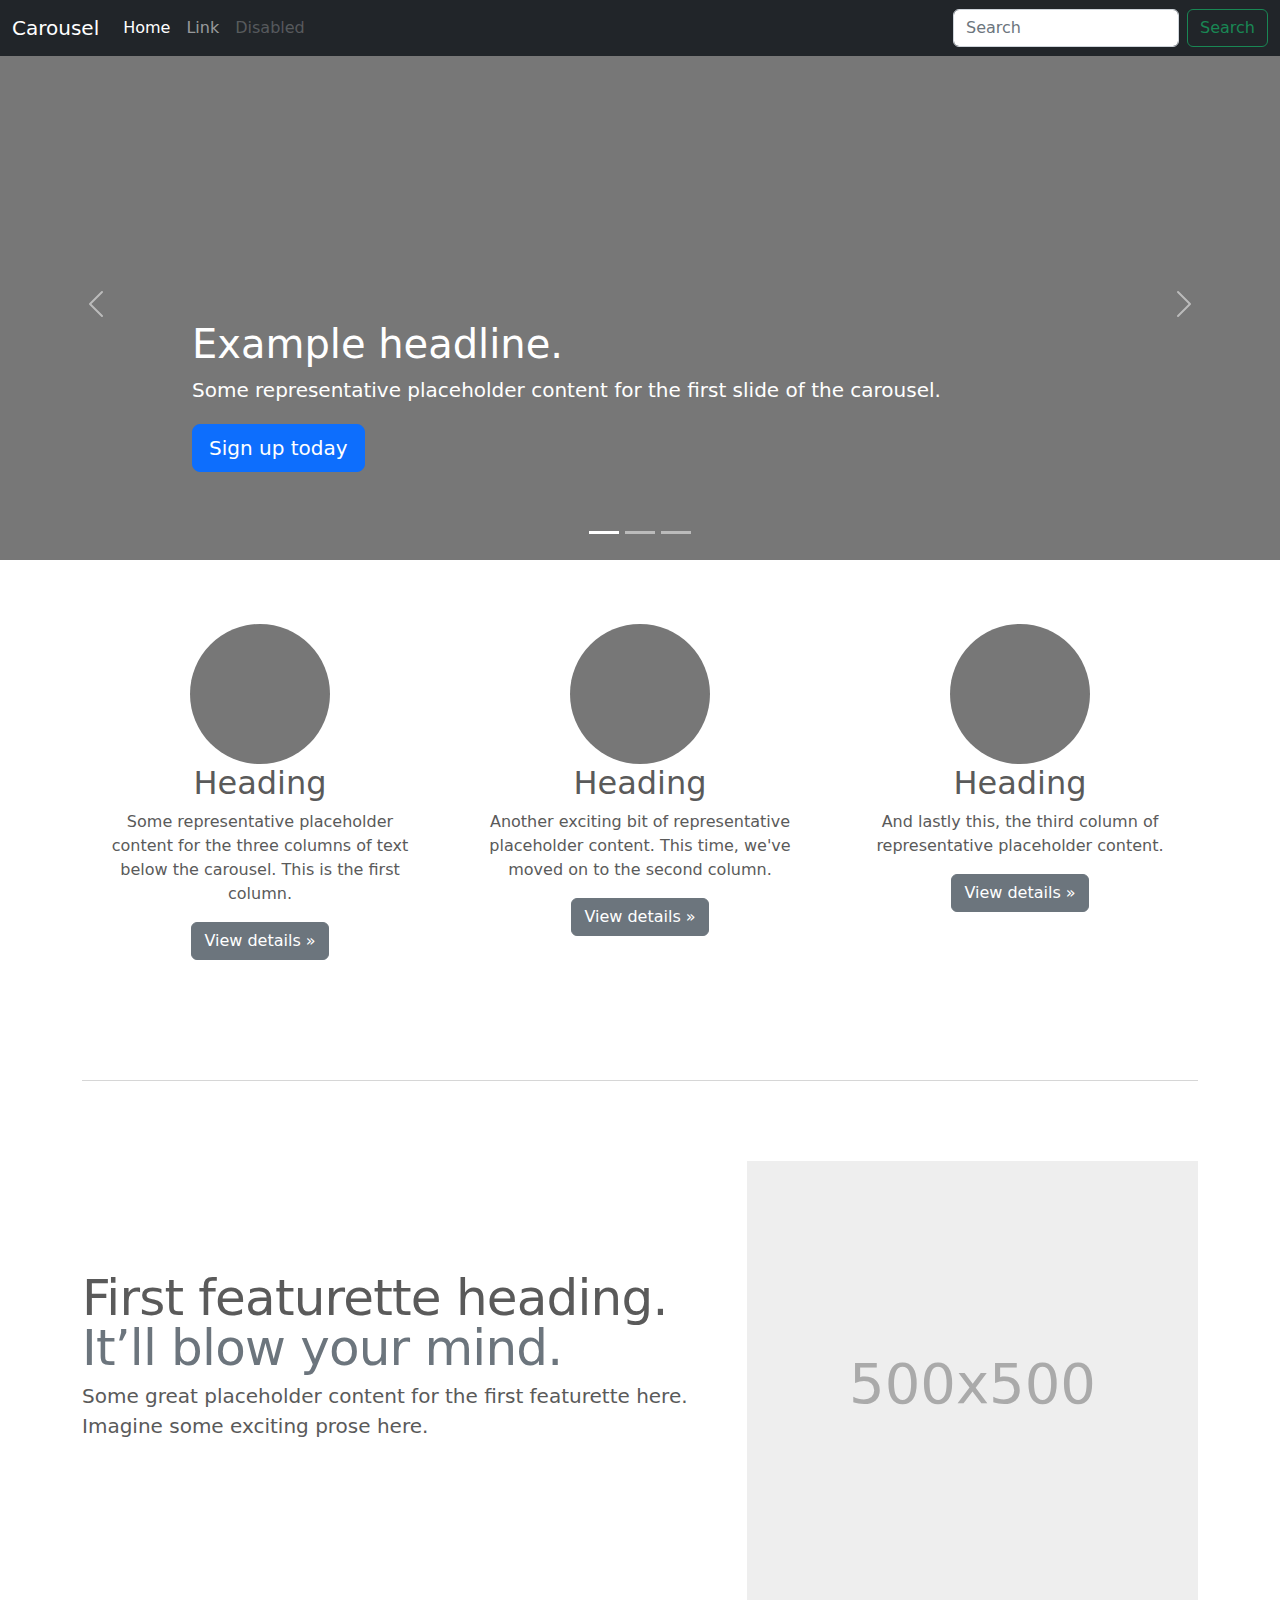
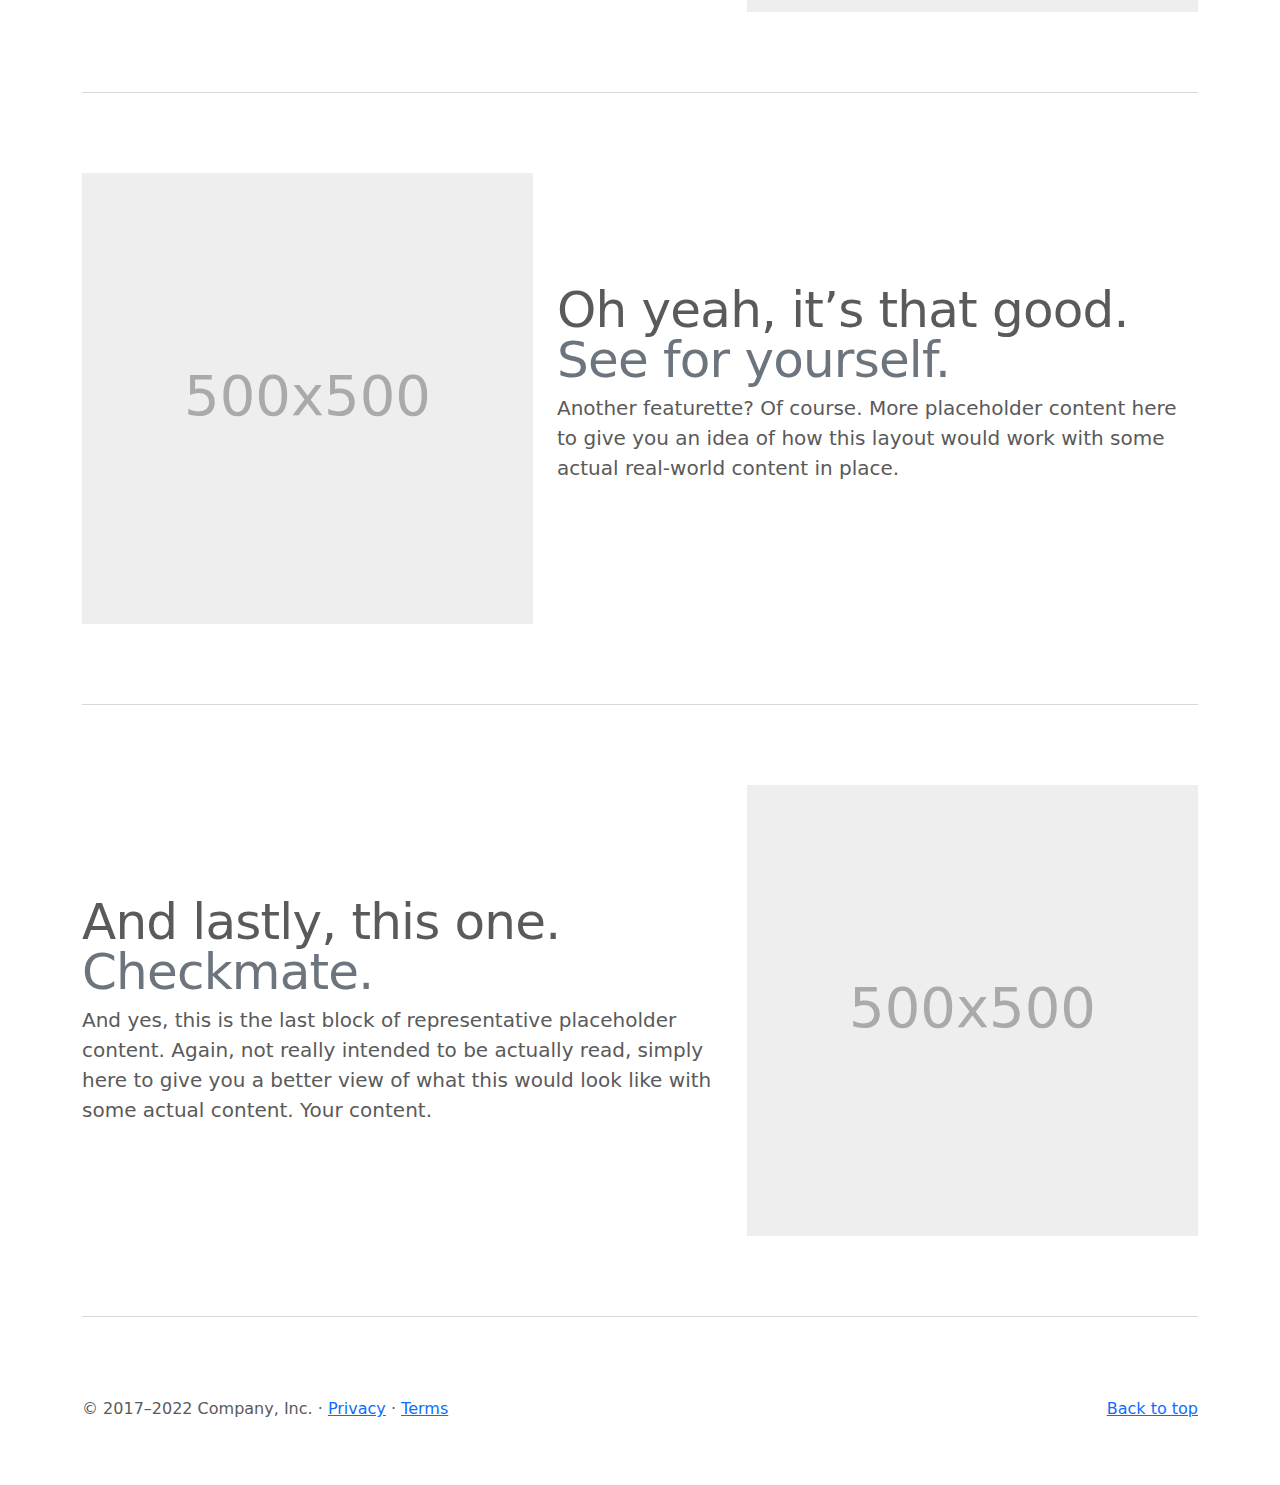
<file: bootstrap-5.2.1-examples/carousel/index.html>
<!doctype html>
<html lang="en">
  <head>
    <meta charset="utf-8">
    <meta name="viewport" content="width=device-width, initial-scale=1">
    <meta name="description" content="">
    <meta name="author" content="Mark Otto, Jacob Thornton, and Bootstrap contributors">
    <meta name="generator" content="Hugo 0.101.0">
    <title>Carousel Template · Bootstrap v5.2</title>

    <link rel="canonical" href="https://getbootstrap.com/docs/5.2/examples/carousel/">

    

    

<link href="../assets/dist/css/bootstrap.min.css" rel="stylesheet">

    <style>
      .bd-placeholder-img {
        font-size: 1.125rem;
        text-anchor: middle;
        -webkit-user-select: none;
        -moz-user-select: none;
        user-select: none;
      }

      @media (min-width: 768px) {
        .bd-placeholder-img-lg {
          font-size: 3.5rem;
        }
      }

      .b-example-divider {
        height: 3rem;
        background-color: rgba(0, 0, 0, .1);
        border: solid rgba(0, 0, 0, .15);
        border-width: 1px 0;
        box-shadow: inset 0 .5em 1.5em rgba(0, 0, 0, .1), inset 0 .125em .5em rgba(0, 0, 0, .15);
      }

      .b-example-vr {
        flex-shrink: 0;
        width: 1.5rem;
        height: 100vh;
      }

      .bi {
        vertical-align: -.125em;
        fill: currentColor;
      }

      .nav-scroller {
        position: relative;
        z-index: 2;
        height: 2.75rem;
        overflow-y: hidden;
      }

      .nav-scroller .nav {
        display: flex;
        flex-wrap: nowrap;
        padding-bottom: 1rem;
        margin-top: -1px;
        overflow-x: auto;
        text-align: center;
        white-space: nowrap;
        -webkit-overflow-scrolling: touch;
      }
    </style>

    
    <!-- Custom styles for this template -->
    <link href="carousel.css" rel="stylesheet">
  </head>
  <body>
    
<header>
  <nav class="navbar navbar-expand-md navbar-dark fixed-top bg-dark">
    <div class="container-fluid">
      <a class="navbar-brand" href="#">Carousel</a>
      <button class="navbar-toggler" type="button" data-bs-toggle="collapse" data-bs-target="#navbarCollapse" aria-controls="navbarCollapse" aria-expanded="false" aria-label="Toggle navigation">
        <span class="navbar-toggler-icon"></span>
      </button>
      <div class="collapse navbar-collapse" id="navbarCollapse">
        <ul class="navbar-nav me-auto mb-2 mb-md-0">
          <li class="nav-item">
            <a class="nav-link active" aria-current="page" href="#">Home</a>
          </li>
          <li class="nav-item">
            <a class="nav-link" href="#">Link</a>
          </li>
          <li class="nav-item">
            <a class="nav-link disabled">Disabled</a>
          </li>
        </ul>
        <form class="d-flex" role="search">
          <input class="form-control me-2" type="search" placeholder="Search" aria-label="Search">
          <button class="btn btn-outline-success" type="submit">Search</button>
        </form>
      </div>
    </div>
  </nav>
</header>

<main>

  <div id="myCarousel" class="carousel slide" data-bs-ride="carousel">
    <div class="carousel-indicators">
      <button type="button" data-bs-target="#myCarousel" data-bs-slide-to="0" class="active" aria-current="true" aria-label="Slide 1"></button>
      <button type="button" data-bs-target="#myCarousel" data-bs-slide-to="1" aria-label="Slide 2"></button>
      <button type="button" data-bs-target="#myCarousel" data-bs-slide-to="2" aria-label="Slide 3"></button>
    </div>
    <div class="carousel-inner">
      <div class="carousel-item active">
        <svg class="bd-placeholder-img" width="100%" height="100%" xmlns="http://www.w3.org/2000/svg" aria-hidden="true" preserveAspectRatio="xMidYMid slice" focusable="false"><rect width="100%" height="100%" fill="#777"/></svg>

        <div class="container">
          <div class="carousel-caption text-start">
            <h1>Example headline.</h1>
            <p>Some representative placeholder content for the first slide of the carousel.</p>
            <p><a class="btn btn-lg btn-primary" href="#">Sign up today</a></p>
          </div>
        </div>
      </div>
      <div class="carousel-item">
        <svg class="bd-placeholder-img" width="100%" height="100%" xmlns="http://www.w3.org/2000/svg" aria-hidden="true" preserveAspectRatio="xMidYMid slice" focusable="false"><rect width="100%" height="100%" fill="#777"/></svg>

        <div class="container">
          <div class="carousel-caption">
            <h1>Another example headline.</h1>
            <p>Some representative placeholder content for the second slide of the carousel.</p>
            <p><a class="btn btn-lg btn-primary" href="#">Learn more</a></p>
          </div>
        </div>
      </div>
      <div class="carousel-item">
        <svg class="bd-placeholder-img" width="100%" height="100%" xmlns="http://www.w3.org/2000/svg" aria-hidden="true" preserveAspectRatio="xMidYMid slice" focusable="false"><rect width="100%" height="100%" fill="#777"/></svg>

        <div class="container">
          <div class="carousel-caption text-end">
            <h1>One more for good measure.</h1>
            <p>Some representative placeholder content for the third slide of this carousel.</p>
            <p><a class="btn btn-lg btn-primary" href="#">Browse gallery</a></p>
          </div>
        </div>
      </div>
    </div>
    <button class="carousel-control-prev" type="button" data-bs-target="#myCarousel" data-bs-slide="prev">
      <span class="carousel-control-prev-icon" aria-hidden="true"></span>
      <span class="visually-hidden">Previous</span>
    </button>
    <button class="carousel-control-next" type="button" data-bs-target="#myCarousel" data-bs-slide="next">
      <span class="carousel-control-next-icon" aria-hidden="true"></span>
      <span class="visually-hidden">Next</span>
    </button>
  </div>


  <!-- Marketing messaging and featurettes
  ================================================== -->
  <!-- Wrap the rest of the page in another container to center all the content. -->

  <div class="container marketing">

    <!-- Three columns of text below the carousel -->
    <div class="row">
      <div class="col-lg-4">
        <svg class="bd-placeholder-img rounded-circle" width="140" height="140" xmlns="http://www.w3.org/2000/svg" role="img" aria-label="Placeholder: 140x140" preserveAspectRatio="xMidYMid slice" focusable="false"><title>Placeholder</title><rect width="100%" height="100%" fill="#777"/><text x="50%" y="50%" fill="#777" dy=".3em">140x140</text></svg>

        <h2 class="fw-normal">Heading</h2>
        <p>Some representative placeholder content for the three columns of text below the carousel. This is the first column.</p>
        <p><a class="btn btn-secondary" href="#">View details &raquo;</a></p>
      </div><!-- /.col-lg-4 -->
      <div class="col-lg-4">
        <svg class="bd-placeholder-img rounded-circle" width="140" height="140" xmlns="http://www.w3.org/2000/svg" role="img" aria-label="Placeholder: 140x140" preserveAspectRatio="xMidYMid slice" focusable="false"><title>Placeholder</title><rect width="100%" height="100%" fill="#777"/><text x="50%" y="50%" fill="#777" dy=".3em">140x140</text></svg>

        <h2 class="fw-normal">Heading</h2>
        <p>Another exciting bit of representative placeholder content. This time, we've moved on to the second column.</p>
        <p><a class="btn btn-secondary" href="#">View details &raquo;</a></p>
      </div><!-- /.col-lg-4 -->
      <div class="col-lg-4">
        <svg class="bd-placeholder-img rounded-circle" width="140" height="140" xmlns="http://www.w3.org/2000/svg" role="img" aria-label="Placeholder: 140x140" preserveAspectRatio="xMidYMid slice" focusable="false"><title>Placeholder</title><rect width="100%" height="100%" fill="#777"/><text x="50%" y="50%" fill="#777" dy=".3em">140x140</text></svg>

        <h2 class="fw-normal">Heading</h2>
        <p>And lastly this, the third column of representative placeholder content.</p>
        <p><a class="btn btn-secondary" href="#">View details &raquo;</a></p>
      </div><!-- /.col-lg-4 -->
    </div><!-- /.row -->


    <!-- START THE FEATURETTES -->

    <hr class="featurette-divider">

    <div class="row featurette">
      <div class="col-md-7">
        <h2 class="featurette-heading fw-normal lh-1">First featurette heading. <span class="text-muted">It’ll blow your mind.</span></h2>
        <p class="lead">Some great placeholder content for the first featurette here. Imagine some exciting prose here.</p>
      </div>
      <div class="col-md-5">
        <svg class="bd-placeholder-img bd-placeholder-img-lg featurette-image img-fluid mx-auto" width="500" height="500" xmlns="http://www.w3.org/2000/svg" role="img" aria-label="Placeholder: 500x500" preserveAspectRatio="xMidYMid slice" focusable="false"><title>Placeholder</title><rect width="100%" height="100%" fill="#eee"/><text x="50%" y="50%" fill="#aaa" dy=".3em">500x500</text></svg>

      </div>
    </div>

    <hr class="featurette-divider">

    <div class="row featurette">
      <div class="col-md-7 order-md-2">
        <h2 class="featurette-heading fw-normal lh-1">Oh yeah, it’s that good. <span class="text-muted">See for yourself.</span></h2>
        <p class="lead">Another featurette? Of course. More placeholder content here to give you an idea of how this layout would work with some actual real-world content in place.</p>
      </div>
      <div class="col-md-5 order-md-1">
        <svg class="bd-placeholder-img bd-placeholder-img-lg featurette-image img-fluid mx-auto" width="500" height="500" xmlns="http://www.w3.org/2000/svg" role="img" aria-label="Placeholder: 500x500" preserveAspectRatio="xMidYMid slice" focusable="false"><title>Placeholder</title><rect width="100%" height="100%" fill="#eee"/><text x="50%" y="50%" fill="#aaa" dy=".3em">500x500</text></svg>

      </div>
    </div>

    <hr class="featurette-divider">

    <div class="row featurette">
      <div class="col-md-7">
        <h2 class="featurette-heading fw-normal lh-1">And lastly, this one. <span class="text-muted">Checkmate.</span></h2>
        <p class="lead">And yes, this is the last block of representative placeholder content. Again, not really intended to be actually read, simply here to give you a better view of what this would look like with some actual content. Your content.</p>
      </div>
      <div class="col-md-5">
        <svg class="bd-placeholder-img bd-placeholder-img-lg featurette-image img-fluid mx-auto" width="500" height="500" xmlns="http://www.w3.org/2000/svg" role="img" aria-label="Placeholder: 500x500" preserveAspectRatio="xMidYMid slice" focusable="false"><title>Placeholder</title><rect width="100%" height="100%" fill="#eee"/><text x="50%" y="50%" fill="#aaa" dy=".3em">500x500</text></svg>

      </div>
    </div>

    <hr class="featurette-divider">

    <!-- /END THE FEATURETTES -->

  </div><!-- /.container -->


  <!-- FOOTER -->
  <footer class="container">
    <p class="float-end"><a href="#">Back to top</a></p>
    <p>&copy; 2017–2022 Company, Inc. &middot; <a href="#">Privacy</a> &middot; <a href="#">Terms</a></p>
  </footer>
</main>


    <script src="../assets/dist/js/bootstrap.bundle.min.js"></script>

      
  </body>
</html>
</file>
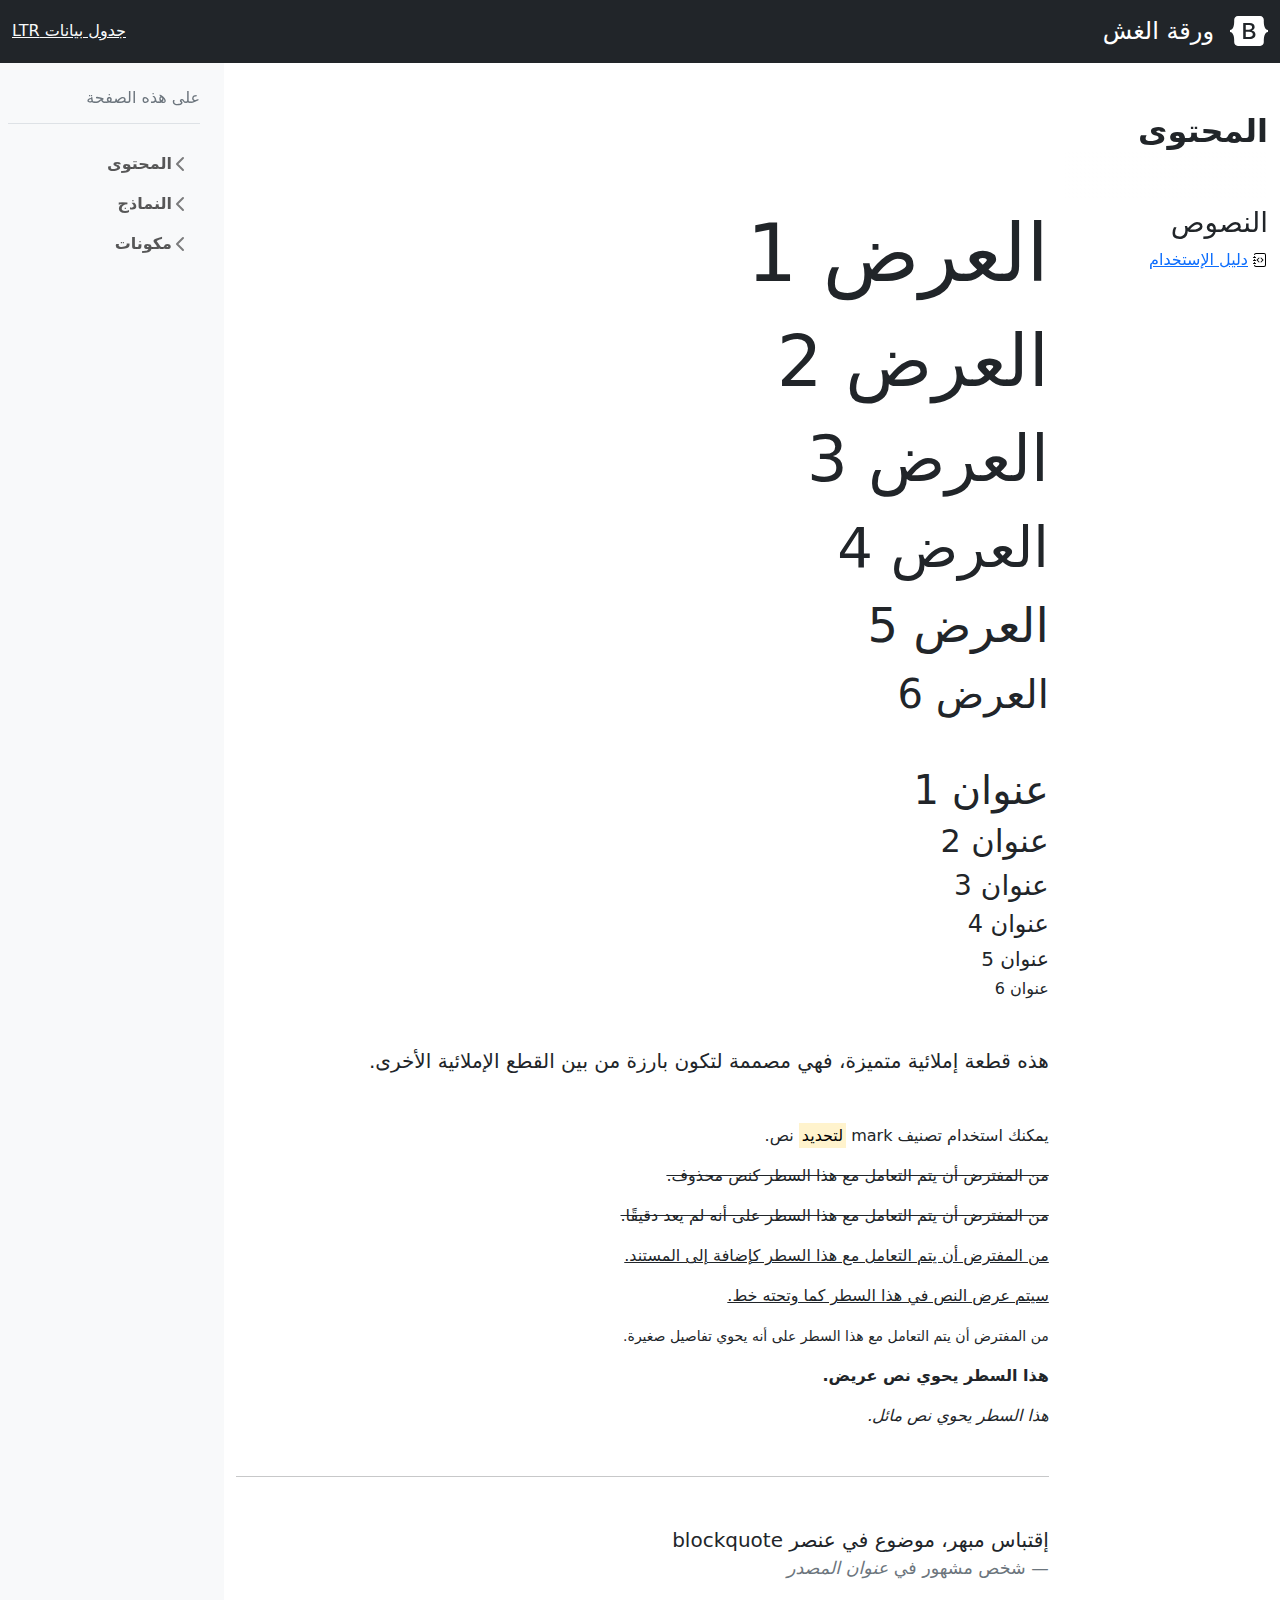
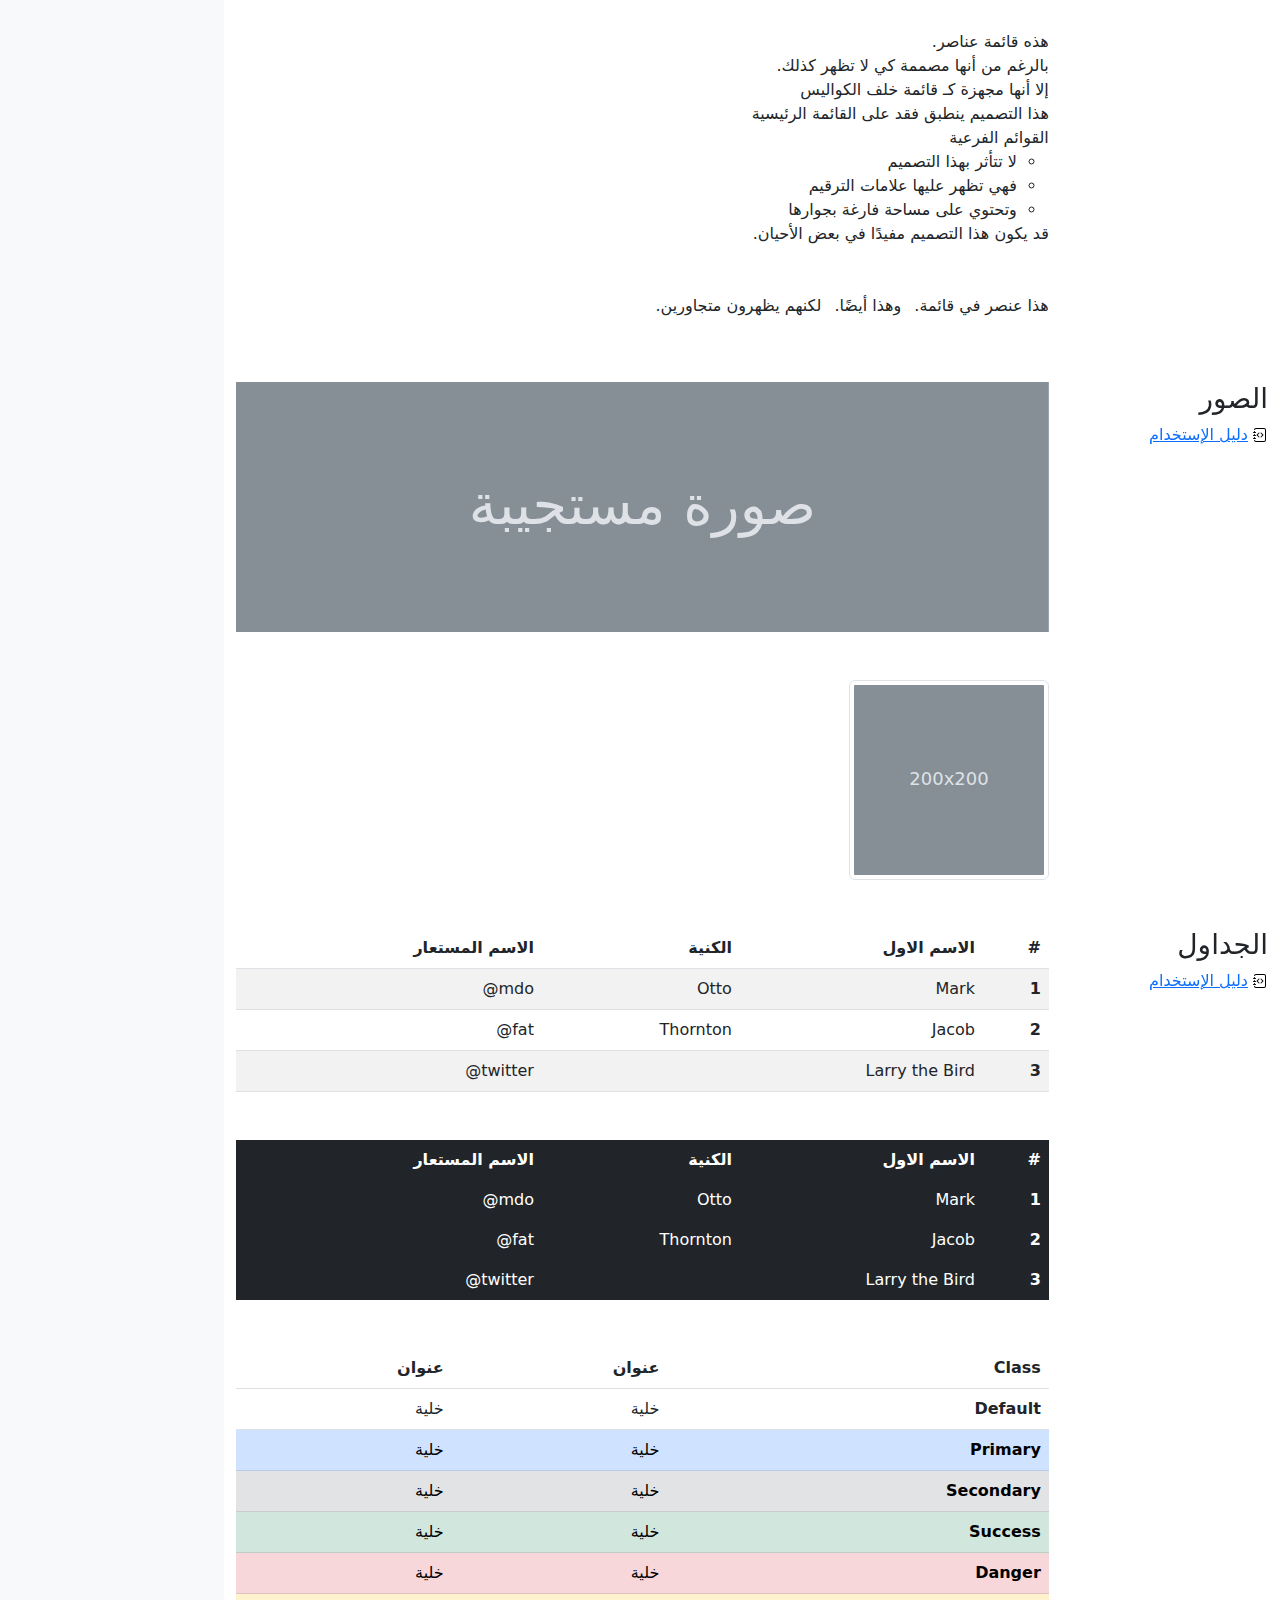
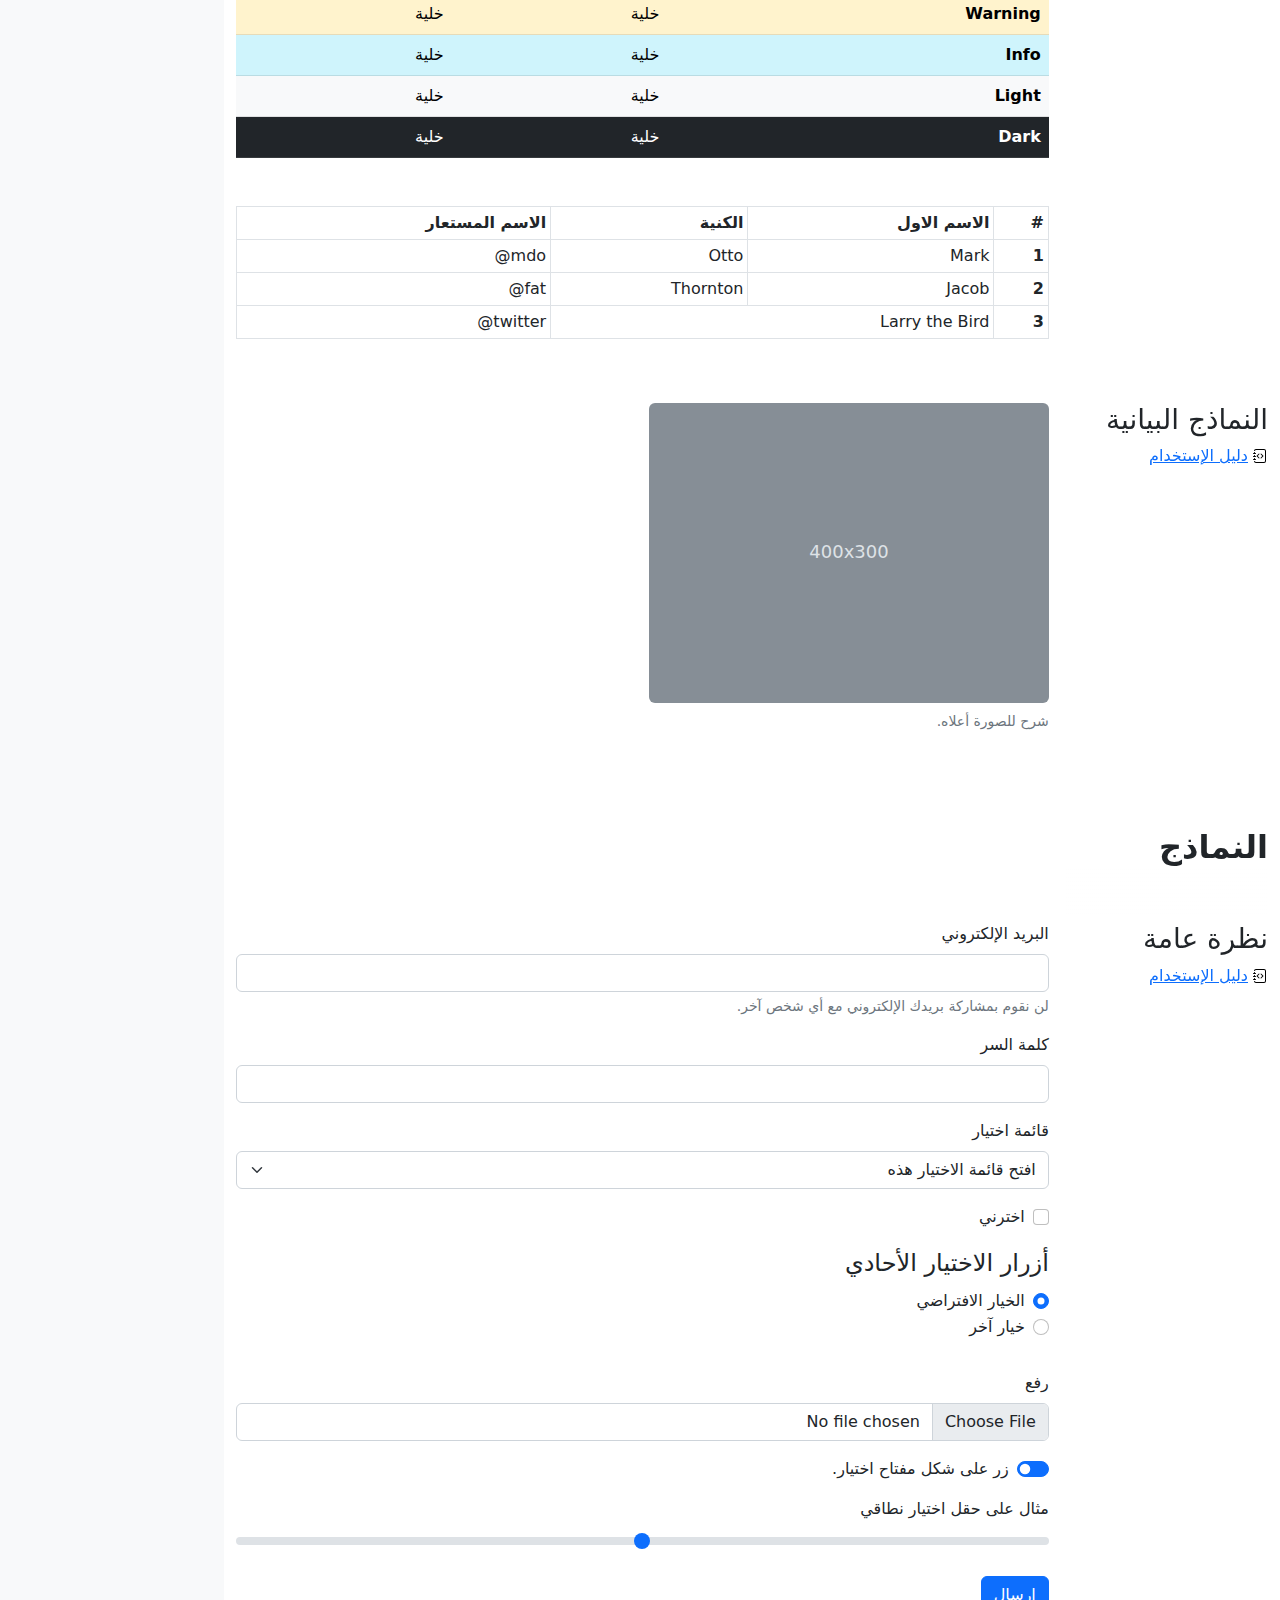
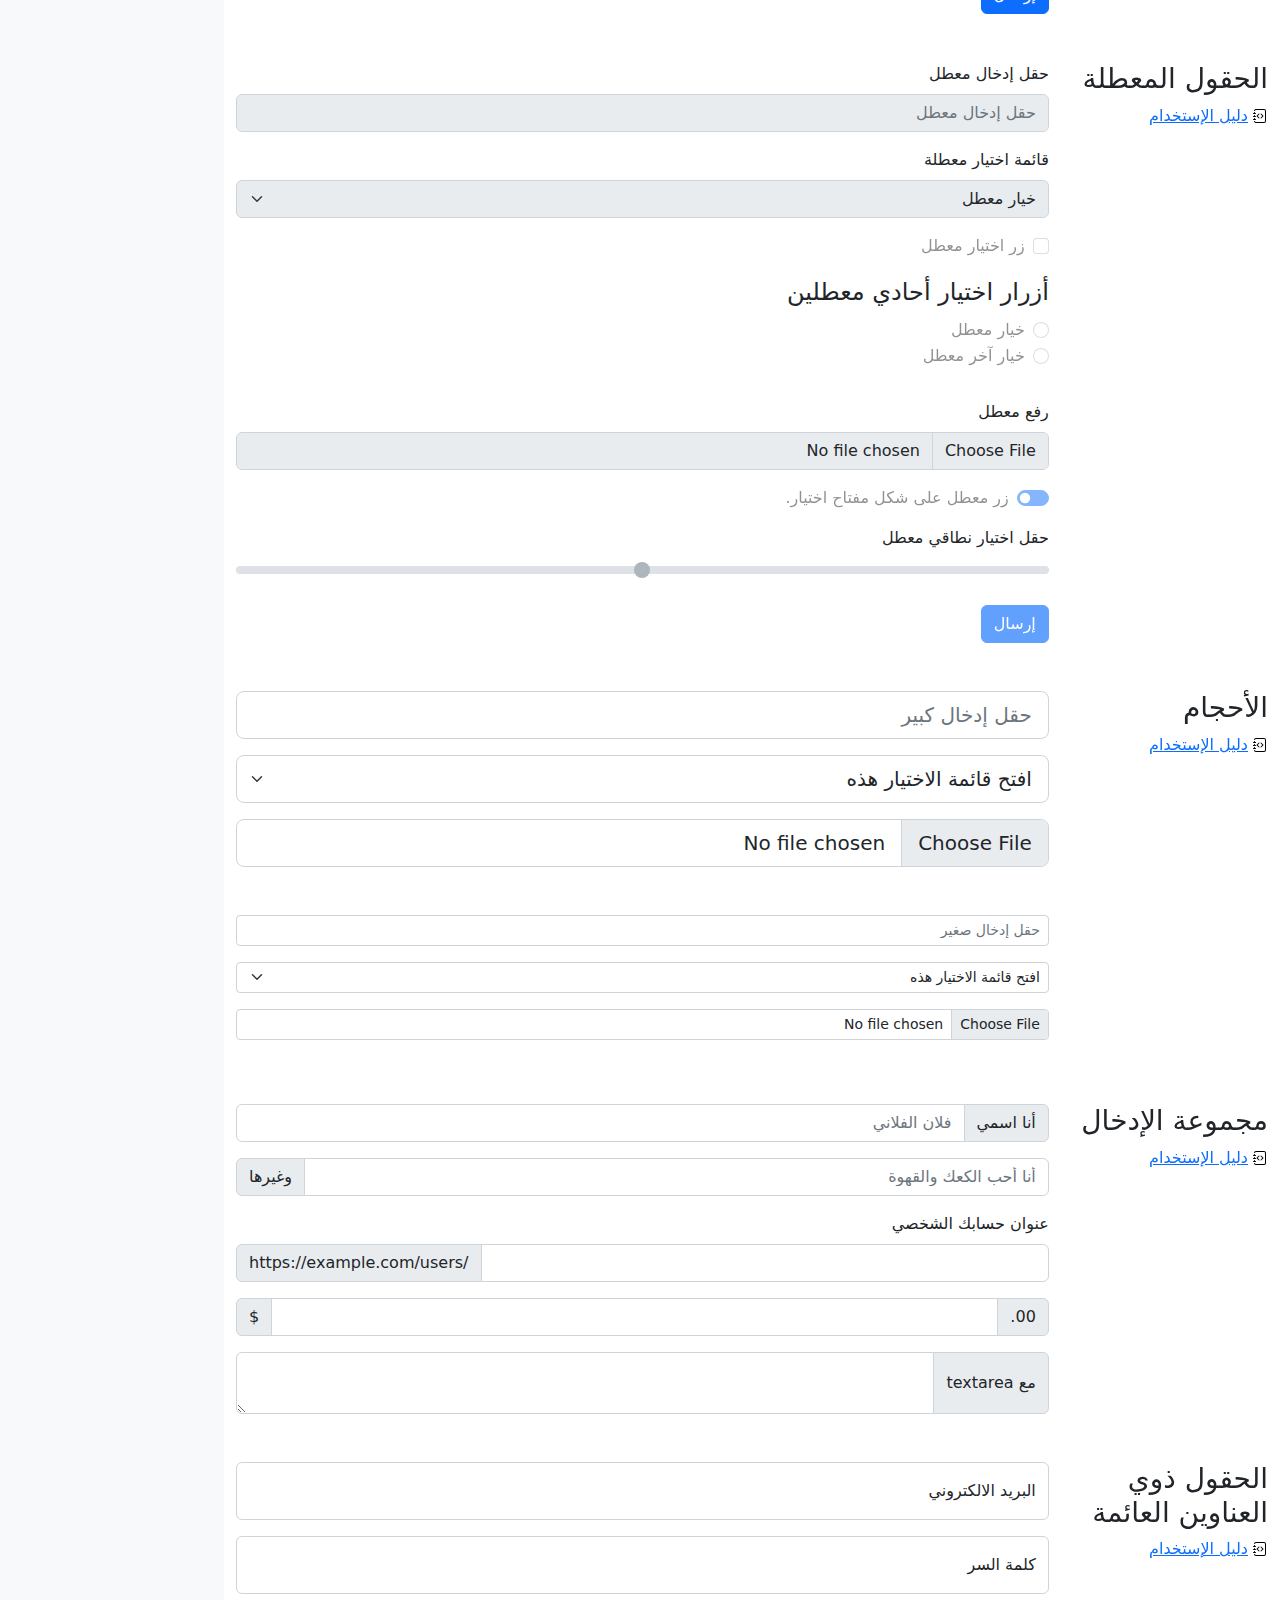
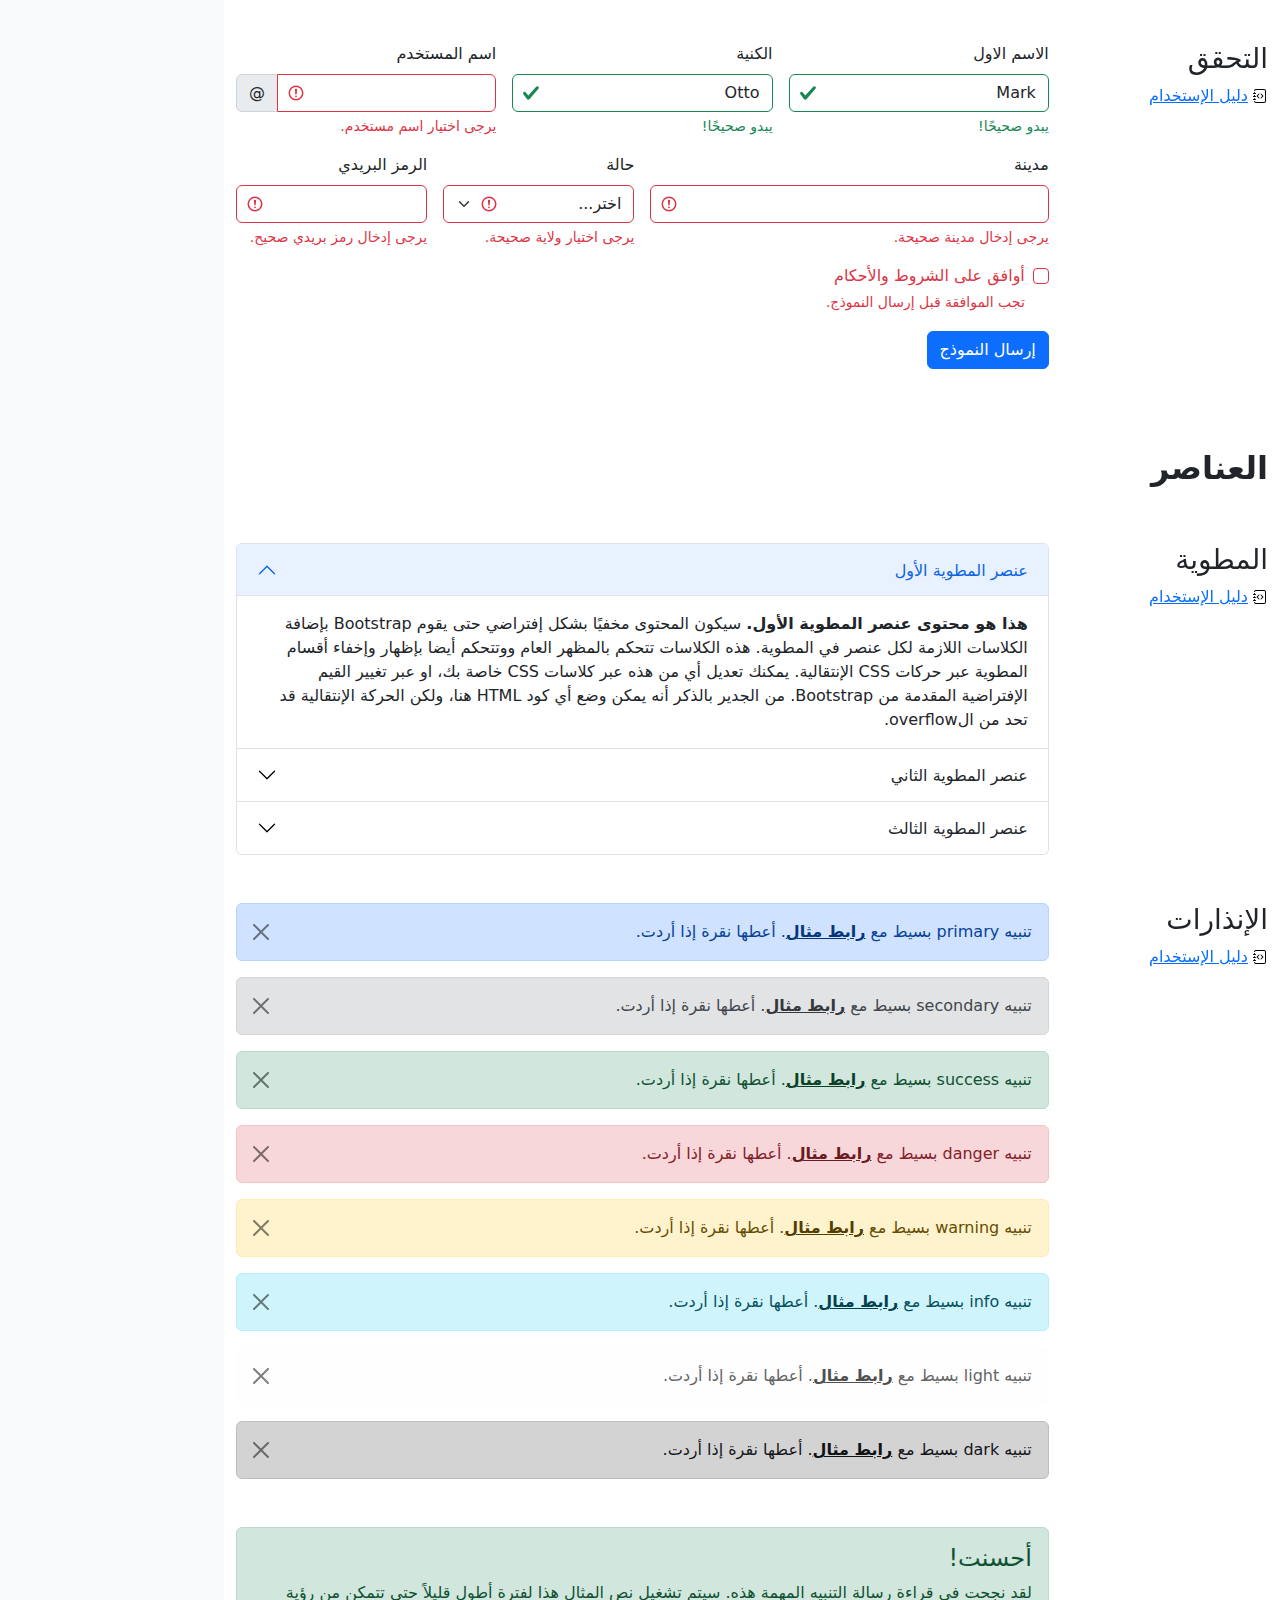
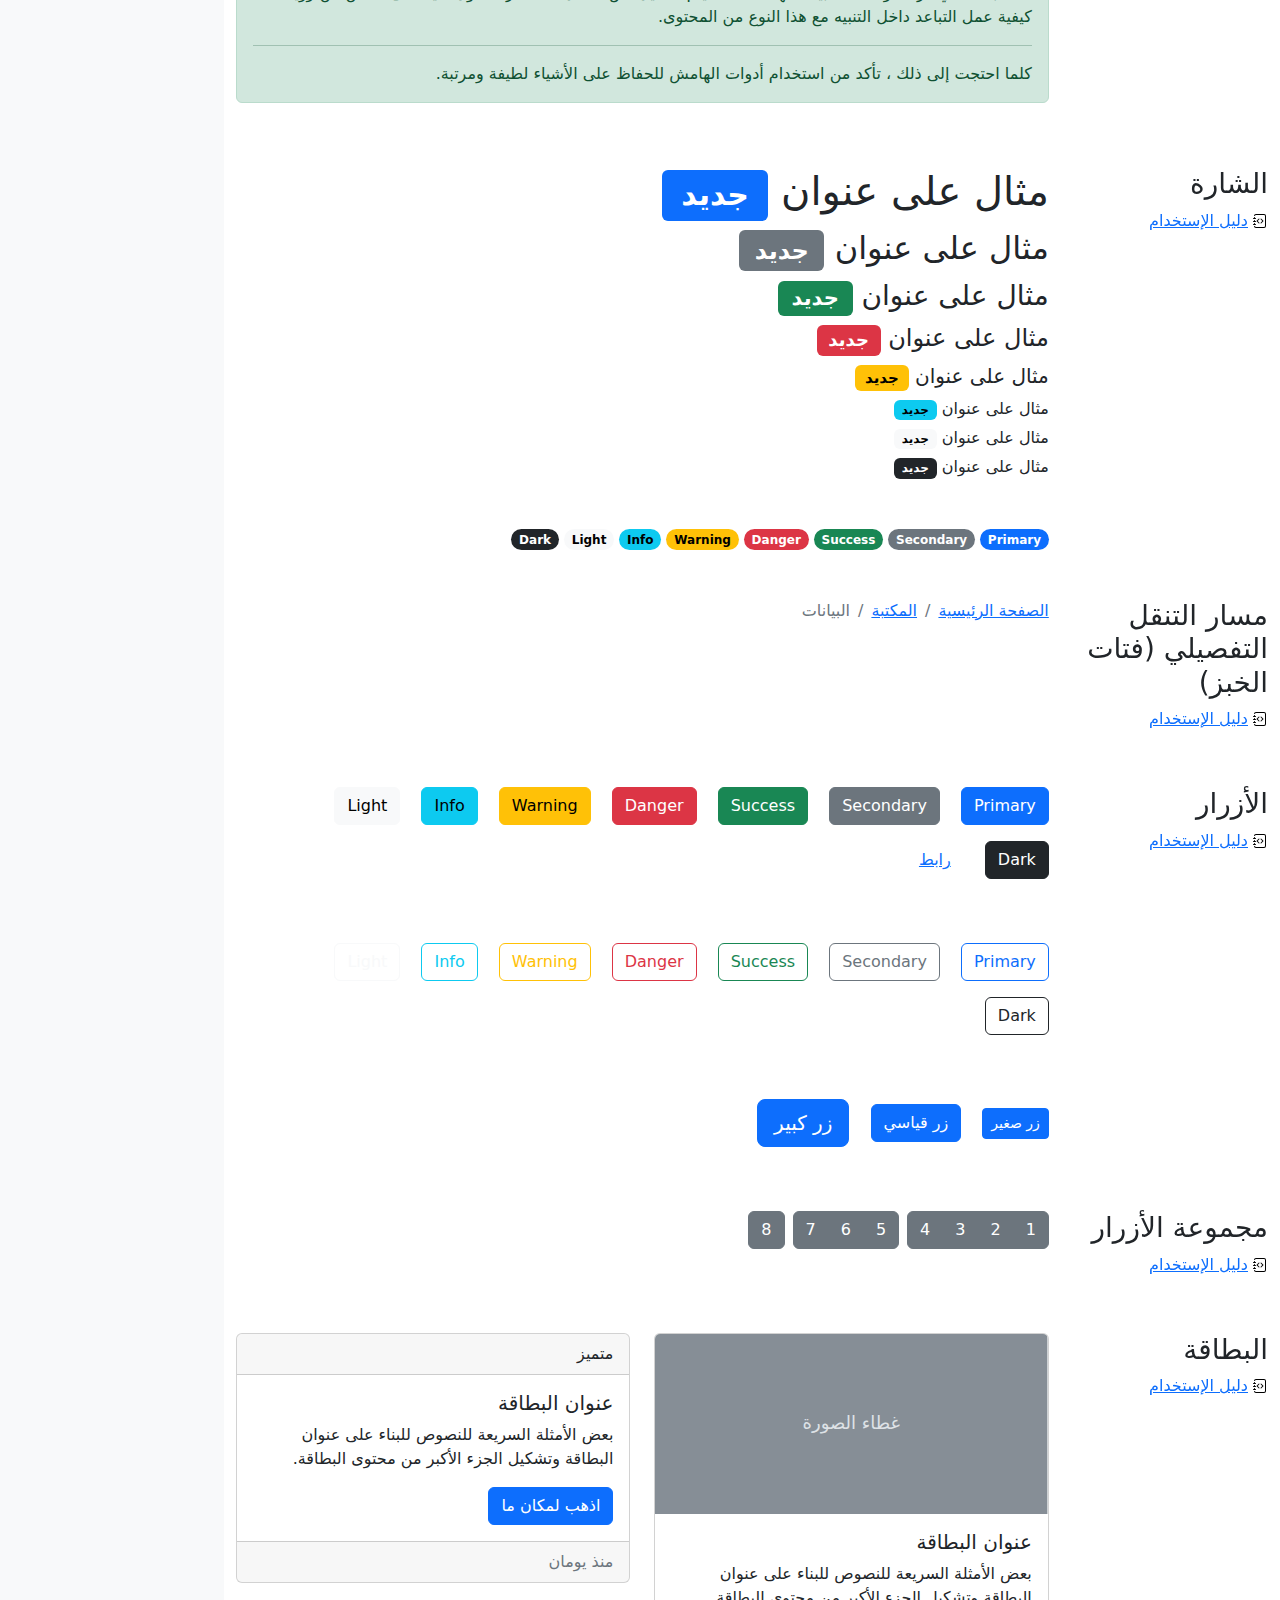
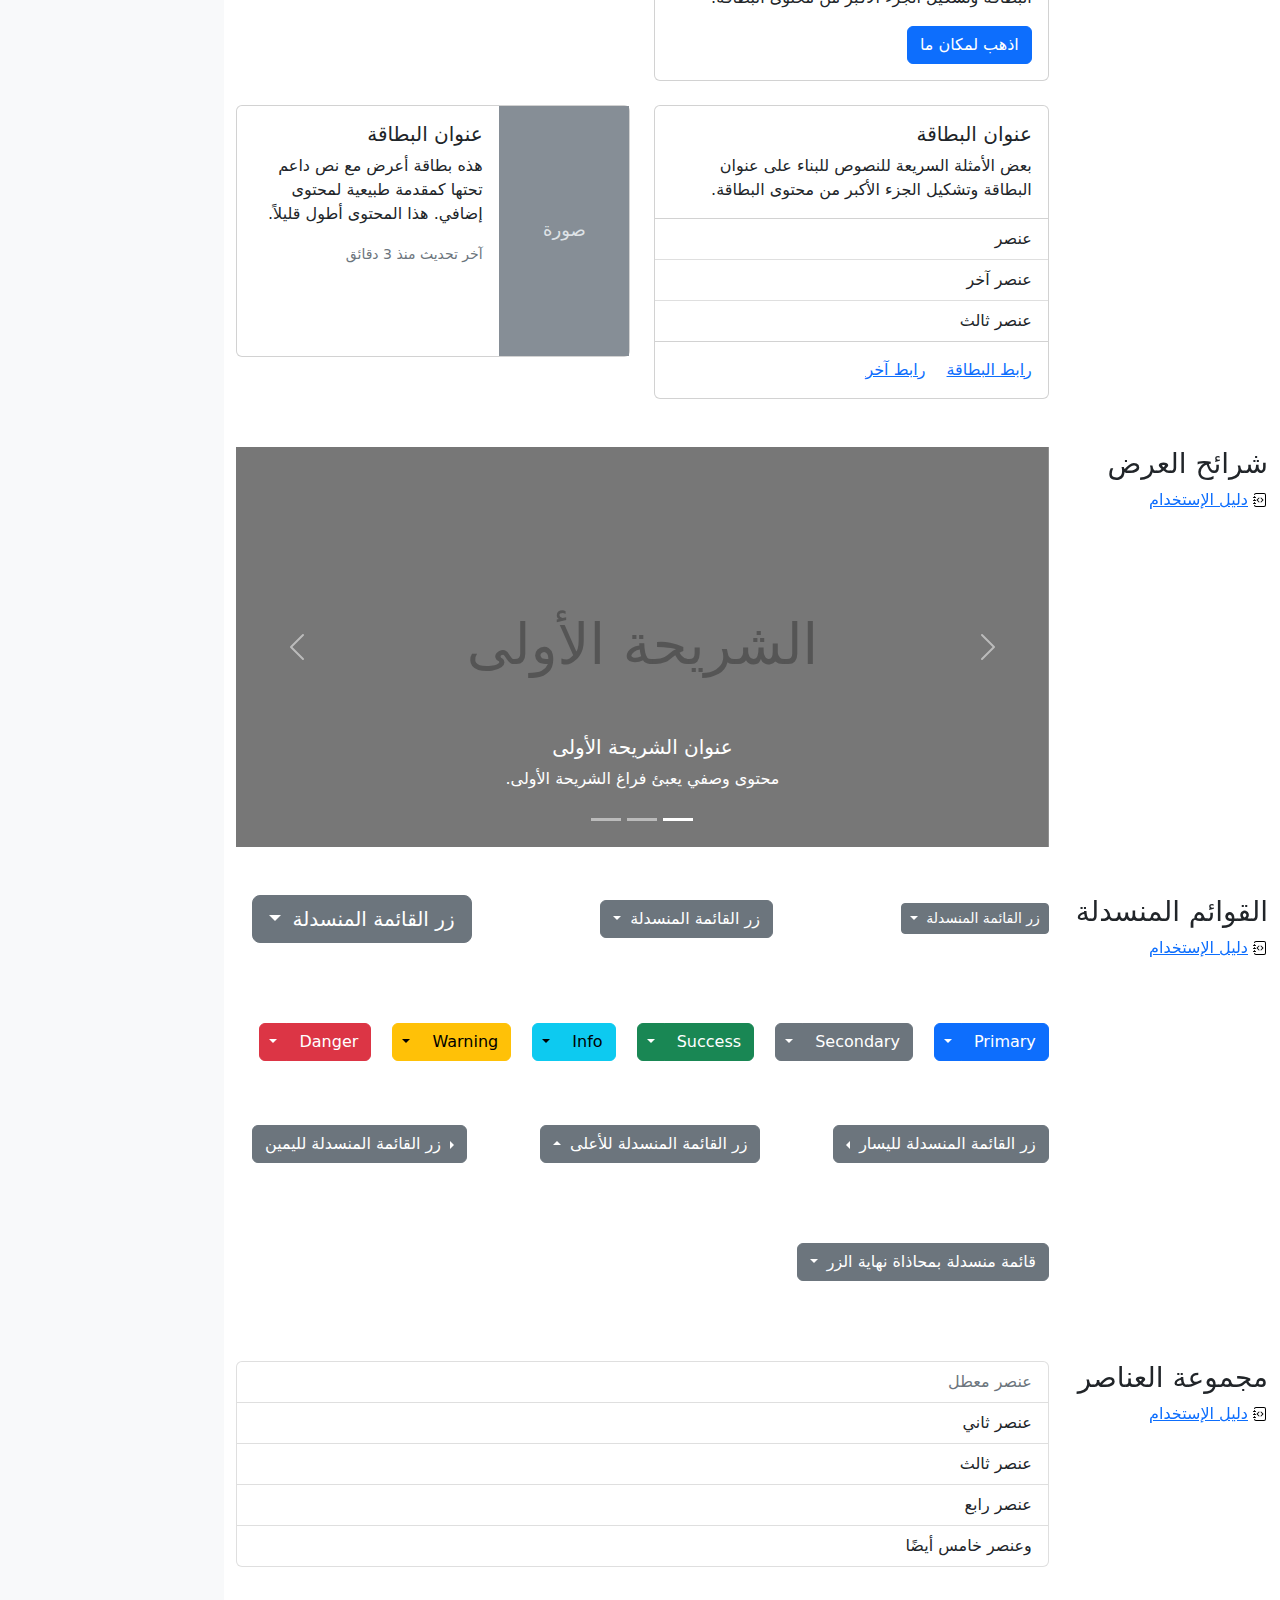
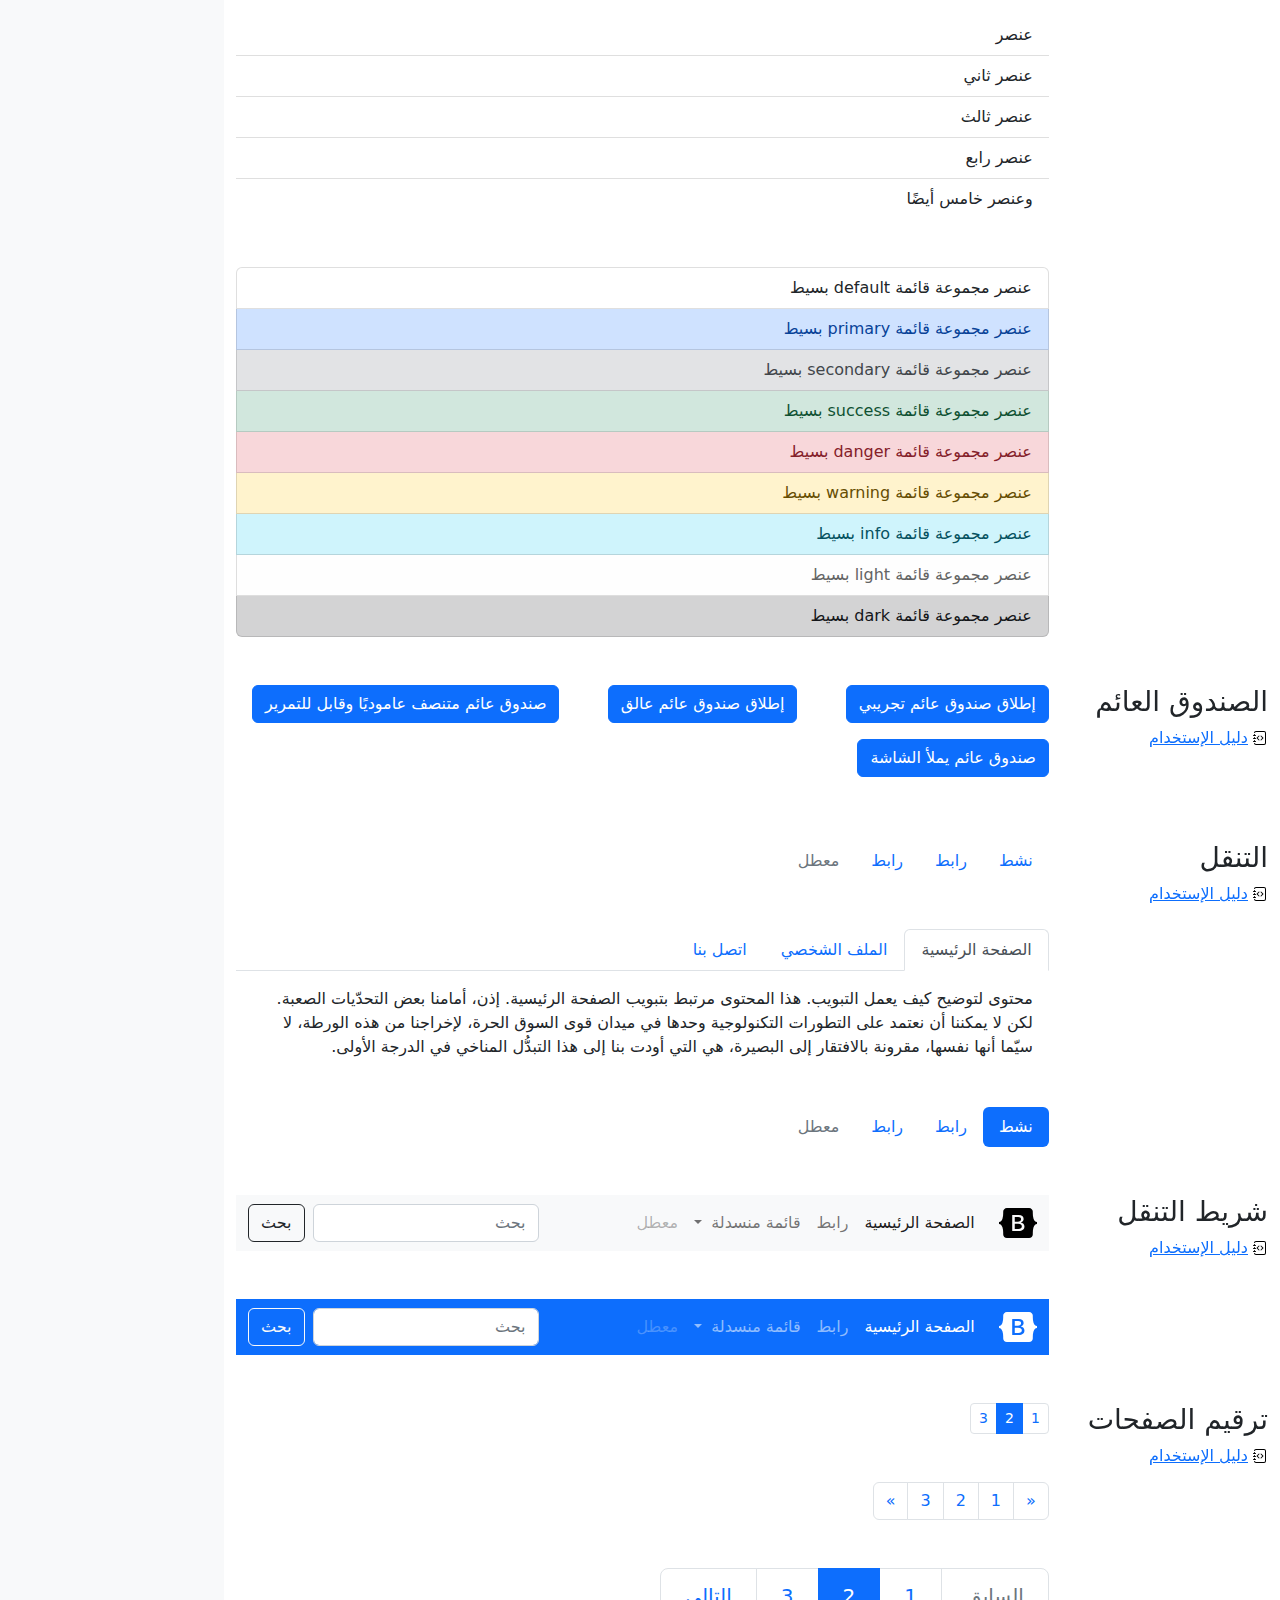
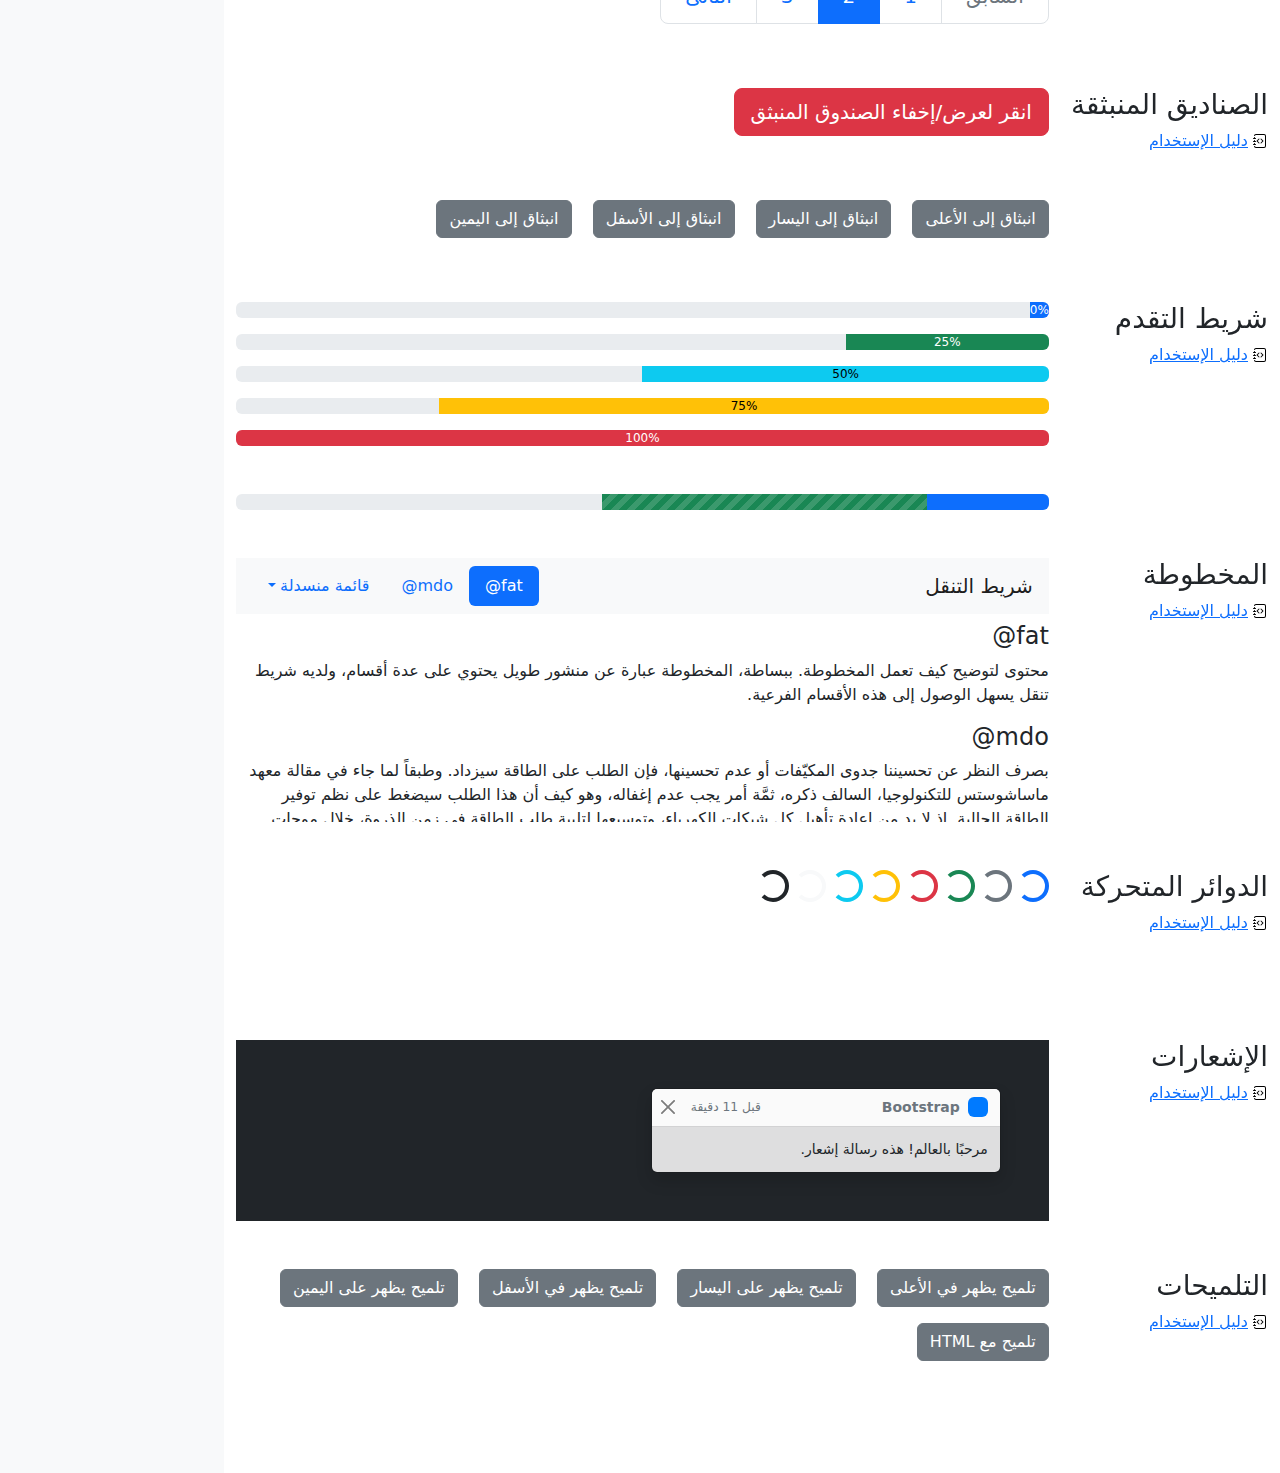
<file: bootstrap-5.2.1-examples/cheatsheet-rtl/index.html>
<!doctype html>
<html lang="ar" dir="rtl">
  <head>
    <meta charset="utf-8">
    <meta name="viewport" content="width=device-width, initial-scale=1">
    <meta name="description" content="">
    <meta name="author" content="Mark Otto, Jacob Thornton, and Bootstrap contributors">
    <meta name="generator" content="Hugo 0.101.0">
    <title>ورقة الغش · Bootstrap v5.2</title>

    <link rel="canonical" href="https://getbootstrap.com/docs/5.2/examples/cheatsheet-rtl/">

    

    

<link href="../assets/dist/css/bootstrap.rtl.min.css" rel="stylesheet">

    <style>
      .bd-placeholder-img {
        font-size: 1.125rem;
        text-anchor: middle;
        -webkit-user-select: none;
        -moz-user-select: none;
        user-select: none;
      }

      @media (min-width: 768px) {
        .bd-placeholder-img-lg {
          font-size: 3.5rem;
        }
      }

      .b-example-divider {
        height: 3rem;
        background-color: rgba(0, 0, 0, .1);
        border: solid rgba(0, 0, 0, .15);
        border-width: 1px 0;
        box-shadow: inset 0 .5em 1.5em rgba(0, 0, 0, .1), inset 0 .125em .5em rgba(0, 0, 0, .15);
      }

      .b-example-vr {
        flex-shrink: 0;
        width: 1.5rem;
        height: 100vh;
      }

      .bi {
        vertical-align: -.125em;
        fill: currentColor;
      }

      .nav-scroller {
        position: relative;
        z-index: 2;
        height: 2.75rem;
        overflow-y: hidden;
      }

      .nav-scroller .nav {
        display: flex;
        flex-wrap: nowrap;
        padding-bottom: 1rem;
        margin-top: -1px;
        overflow-x: auto;
        text-align: center;
        white-space: nowrap;
        -webkit-overflow-scrolling: touch;
      }
    </style>

    
    <!-- Custom styles for this template -->
    <link href="../cheatsheet/cheatsheet.rtl.css" rel="stylesheet">
  </head>
  <body class="bg-light">
    
<header class="bd-header bg-dark py-3 d-flex align-items-stretch border-bottom border-dark">
  <div class="container-fluid d-flex align-items-center">
    <h1 class="d-flex align-items-center fs-4 text-white mb-0">
      <img src="../assets/brand/bootstrap-logo-white.svg" width="38" height="30" class="me-3" alt="Bootstrap">
      ورقة الغش
    </h1>
    <a href="../examples/cheatsheet/" class="ms-auto link-light" hreflang="en">جدول بيانات LTR</a>
  </div>
</header>
<aside class="bd-aside sticky-xl-top text-muted align-self-start mb-3 mb-xl-5 px-2">
  <h2 class="h6 pt-4 pb-3 mb-4 border-bottom">على هذه الصفحة</h2>
  <nav class="small" id="toc">
    <ul class="list-unstyled">
      <li class="my-2">
        <button class="btn d-inline-flex align-items-center collapsed border-0" data-bs-toggle="collapse" aria-expanded="false" data-bs-target="#contents-collapse" aria-controls="contents-collapse">المحتوى</button>
        <ul class="list-unstyled ps-3 collapse" id="contents-collapse">
          <li><a class="d-inline-flex align-items-center rounded text-decoration-none" href="#typography">النصوص</a></li>
          <li><a class="d-inline-flex align-items-center rounded text-decoration-none" href="#images">الصور</a></li>
          <li><a class="d-inline-flex align-items-center rounded text-decoration-none" href="#tables">الجداول</a></li>
          <li><a class="d-inline-flex align-items-center rounded text-decoration-none" href="#figures">النماذج البيانية</a></li>
        </ul>
      </li>
      <li class="my-2">
        <button class="btn d-inline-flex align-items-center collapsed border-0" data-bs-toggle="collapse" aria-expanded="false" data-bs-target="#forms-collapse" aria-controls="forms-collapse">النماذج</button>
        <ul class="list-unstyled ps-3 collapse" id="forms-collapse">
          <li><a class="d-inline-flex align-items-center rounded text-decoration-none" href="#overview">نظرة عامة</a></li>
          <li><a class="d-inline-flex align-items-center rounded text-decoration-none" href="#disabled-forms">الحقول المعطلة</a></li>
          <li><a class="d-inline-flex align-items-center rounded text-decoration-none" href="#sizing">الأحجام</a></li>
          <li><a class="d-inline-flex align-items-center rounded text-decoration-none" href="#input-group">مجموعة الإدخال</a></li>
          <li><a class="d-inline-flex align-items-center rounded text-decoration-none" href="#floating-labels">الحقول ذوي العناوين العائمة</a></li>
          <li><a class="d-inline-flex align-items-center rounded text-decoration-none" href="#validation">التحقق</a></li>
        </ul>
      </li>
      <li class="my-2">
        <button class="btn d-inline-flex align-items-center collapsed border-0" data-bs-toggle="collapse" aria-expanded="false" data-bs-target="#components-collapse" aria-controls="components-collapse">مكونات</button>
        <ul class="list-unstyled ps-3 collapse" id="components-collapse">
          <li><a class="d-inline-flex align-items-center rounded text-decoration-none" href="#accordion">المطوية</a></li>
          <li><a class="d-inline-flex align-items-center rounded text-decoration-none" href="#alerts">الإنذارات</a></li>
          <li><a class="d-inline-flex align-items-center rounded text-decoration-none" href="#badge">الشارة</a></li>
          <li><a class="d-inline-flex align-items-center rounded text-decoration-none" href="#breadcrumb">مسار التنقل التفصيلي</a></li>
          <li><a class="d-inline-flex align-items-center rounded text-decoration-none" href="#buttons">الأزرار</a></li>
          <li><a class="d-inline-flex align-items-center rounded text-decoration-none" href="#button-group">مجموعة الأزرار</a></li>
          <li><a class="d-inline-flex align-items-center rounded text-decoration-none" href="#card">البطاقة</a></li>
          <li><a class="d-inline-flex align-items-center rounded text-decoration-none" href="#carousel">شرائح العرض</a></li>
          <li><a class="d-inline-flex align-items-center rounded text-decoration-none" href="#dropdowns">القوائم المنسدلة</a></li>
          <li><a class="d-inline-flex align-items-center rounded text-decoration-none" href="#list-group">مجموعة العناصر</a></li>
          <li><a class="d-inline-flex align-items-center rounded text-decoration-none" href="#modal">الصندوق العائم</a></li>
          <li><a class="d-inline-flex align-items-center rounded text-decoration-none" href="#navs">التنقل</a></li>
          <li><a class="d-inline-flex align-items-center rounded text-decoration-none" href="#navbar">شريط التنقل</a></li>
          <li><a class="d-inline-flex align-items-center rounded text-decoration-none" href="#pagination">ترقيم الصفحات</a></li>
          <li><a class="d-inline-flex align-items-center rounded text-decoration-none" href="#popovers">الصناديق المنبثقة</a></li>
          <li><a class="d-inline-flex align-items-center rounded text-decoration-none" href="#progress">شريط التقدم</a></li>
          <li><a class="d-inline-flex align-items-center rounded text-decoration-none" href="#scrollspy">المخطوطة</a></li>
          <li><a class="d-inline-flex align-items-center rounded text-decoration-none" href="#spinners">الدوائر المتحركة</a></li>
          <li><a class="d-inline-flex align-items-center rounded text-decoration-none" href="#toasts">الإشعارات</a></li>
          <li><a class="d-inline-flex align-items-center rounded text-decoration-none" href="#tooltips">التلميحات</a></li>
        </ul>
      </li>
    </ul>
  </nav>
</aside>
<div class="bd-cheatsheet container-fluid bg-body">
  <section id="content">
    <h2 class="sticky-xl-top fw-bold pt-3 pt-xl-5 pb-2 pb-xl-3">المحتوى</h2>

    <article class="my-3" id="typography">
      <div class="bd-heading sticky-xl-top align-self-start mt-5 mb-3 mt-xl-0 mb-xl-2">
        <h3>النصوص</h3>
        <a class="d-flex align-items-center" hreflang="en" href="../content/typography/">دليل الإستخدام</a>
      </div>

      <div>
        <div class="bd-example-snippet bd-code-snippet"><div class="bd-example">
        <p class="display-1">العرض 1</p>
        <p class="display-2">العرض 2</p>
        <p class="display-3">العرض 3</p>
        <p class="display-4">العرض 4</p>
        <p class="display-5">العرض 5</p>
        <p class="display-6">العرض 6</p>
        </div></div>


        <div class="bd-example-snippet bd-code-snippet"><div class="bd-example">
        <p class="h1">عنوان 1</p>
        <p class="h2">عنوان 2</p>
        <p class="h3">عنوان 3</p>
        <p class="h4">عنوان 4</p>
        <p class="h5">عنوان 5</p>
        <p class="h6">عنوان 6</p>
        </div></div>


        <div class="bd-example-snippet bd-code-snippet"><div class="bd-example">
        <p class="lead">
          هذه قطعة إملائية متميزة، فهي مصممة لتكون بارزة من بين القطع الإملائية الأخرى.
        </p>
        </div></div>


        <div class="bd-example-snippet bd-code-snippet"><div class="bd-example">
        <p>يمكنك استخدام تصنيف mark <mark>لتحديد</mark> نص.</p>
        <p><del>من المفترض أن يتم التعامل مع هذا السطر كنص محذوف.</del></p>
        <p><s>من المفترض أن يتم التعامل مع هذا السطر على أنه لم يعد دقيقًا.</s></p>
        <p><ins>من المفترض أن يتم التعامل مع هذا السطر كإضافة إلى المستند.</ins></p>
        <p><u>سيتم عرض النص في هذا السطر كما وتحته خط.</u></p>
        <p><small>من المفترض أن يتم التعامل مع هذا السطر على أنه يحوي تفاصيل صغيرة.</small></p>
        <p><strong>هذا السطر يحوي نص عريض.</strong></p>
        <p><em>هذا السطر يحوي نص مائل.</em></p>
        </div></div>


        <div class="bd-example-snippet bd-code-snippet"><div class="bd-example">
        <hr>
        </div></div>


        <div class="bd-example-snippet bd-code-snippet"><div class="bd-example">
        <blockquote class="blockquote">
          <p>إقتباس مبهر، موضوع في عنصر blockquote</p>
          <footer class="blockquote-footer">شخص مشهور في <cite title= "عنوان المصدر"> عنوان المصدر </cite></footer>
        </blockquote>
        </div></div>


        <div class="bd-example-snippet bd-code-snippet"><div class="bd-example">
        <ul class="list-unstyled">
          <li>هذه قائمة عناصر.</li>
          <li>بالرغم من أنها مصممة كي لا تظهر كذلك.</li>
          <li>إلا أنها مجهزة كـ قائمة خلف الكواليس</li>
          <li>هذا التصميم ينطبق فقد على القائمة الرئيسية</li>
          <li>القوائم الفرعية
            <ul>
              <li>لا تتأثر بهذا التصميم</li>
              <li>فهي تظهر عليها علامات الترقيم</li>
              <li>وتحتوي على مساحة فارغة بجوارها</li>
            </ul>
          </li>
          <li>قد يكون هذا التصميم مفيدًا في بعض الأحيان.</li>
        </ul>
        </div></div>


        <div class="bd-example-snippet bd-code-snippet"><div class="bd-example">
        <ul class="list-inline">
          <li class="list-inline-item">هذا عنصر في قائمة.</li>
          <li class="list-inline-item">وهذا أيضًا.</li>
          <li class="list-inline-item">لكنهم يظهرون متجاورين.</li>
        </ul>
        </div></div>

      </div>
    </article>
    <article class="my-3" id="images">
      <div class="bd-heading sticky-xl-top align-self-start mt-5 mb-3 mt-xl-0 mb-xl-2">
        <h3>الصور</h3>
        <a class="d-flex align-items-center" hreflang="en" href="../content/images/">دليل الإستخدام</a>
      </div>

      <div>
        <div class="bd-example-snippet bd-code-snippet"><div class="bd-example">
        <svg class="bd-placeholder-img bd-placeholder-img-lg img-fluid" width="100%" height="250" xmlns="http://www.w3.org/2000/svg" role="img" aria-label="Placeholder: صورة مستجيبة" preserveAspectRatio="xMidYMid slice" focusable="false"><title>Placeholder</title><rect width="100%" height="100%" fill="#868e96"/><text x="50%" y="50%" fill="#dee2e6" dy=".3em">صورة مستجيبة</text></svg>

        </div></div>


        <div class="bd-example-snippet bd-code-snippet"><div class="bd-example">
        <svg class="bd-placeholder-img img-thumbnail" width="200" height="200" xmlns="http://www.w3.org/2000/svg" role="img" aria-label="صورة عنصر نائب مربع عام مع حدود بيضاء حولها ، مما يجعلها تشبه صورة تم التقاطها بكاميرا فورية قديمة: 200x200" preserveAspectRatio="xMidYMid slice" focusable="false"><title>صورة عنصر نائب مربع عام مع حدود بيضاء حولها ، مما يجعلها تشبه صورة تم التقاطها بكاميرا فورية قديمة</title><rect width="100%" height="100%" fill="#868e96"/><text x="50%" y="50%" fill="#dee2e6" dy=".3em">200x200</text></svg>

        </div></div>

      </div>
    </article>
    <article class="my-3" id="tables">
      <div class="bd-heading sticky-xl-top align-self-start mt-5 mb-3 mt-xl-0 mb-xl-2">
        <h3>الجداول</h3>
        <a class="d-flex align-items-center" hreflang="en" href="../content/tables/">دليل الإستخدام</a>
      </div>

      <div>
        <div class="bd-example-snippet bd-code-snippet"><div class="bd-example">
        <table class="table table-striped">
          <thead>
          <tr>
            <th scope="col">#</th>
            <th scope="col">الاسم الاول</th>
            <th scope="col">الكنية</th>
            <th scope="col">الاسم المستعار</th>
          </tr>
          </thead>
          <tbody>
          <tr>
            <th scope="row">1</th>
            <td>Mark</td>
            <td>Otto</td>
            <td><bdo lang="en" dir="ltr">@mdo</bdo></td>
          </tr>
          <tr>
            <th scope="row">2</th>
            <td>Jacob</td>
            <td>Thornton</td>
            <td><bdo lang="en" dir="ltr">@fat</bdo></td>
          </tr>
          <tr>
            <th scope="row">3</th>
            <td colspan="2">Larry the Bird</td>
            <td><bdo lang="en" dir="ltr">@twitter</bdo></td>
          </tr>
          </tbody>
        </table>
        </div></div>


        <div class="bd-example-snippet bd-code-snippet"><div class="bd-example">
        <table class="table table-dark table-borderless">
          <thead>
          <tr>
            <th scope="col">#</th>
            <th scope="col">الاسم الاول</th>
            <th scope="col">الكنية</th>
            <th scope="col">الاسم المستعار</th>
          </tr>
          </thead>
          <tbody>
          <tr>
            <th scope="row">1</th>
            <td>Mark</td>
            <td>Otto</td>
            <td><bdo lang="en" dir="ltr">@mdo</bdo></td>
          </tr>
          <tr>
            <th scope="row">2</th>
            <td>Jacob</td>
            <td>Thornton</td>
            <td><bdo lang="en" dir="ltr">@fat</bdo></td>
          </tr>
          <tr>
            <th scope="row">3</th>
            <td colspan="2">Larry the Bird</td>
            <td><bdo lang="en" dir="ltr">@twitter</bdo></td>
          </tr>
          </tbody>
        </table>
        </div></div>


        <div class="bd-example-snippet bd-code-snippet"><div class="bd-example">
        <table class="table table-hover">
          <thead>
          <tr>
            <th scope="col">Class</th>
            <th scope="col">عنوان</th>
            <th scope="col">عنوان</th>
          </tr>
          </thead>
          <tbody>
          <tr>
            <th scope="row">Default</th>
            <td>خلية</td>
            <td>خلية</td>
          </tr>
          
          <tr class="table-primary">
            <th scope="row">Primary</th>
            <td>خلية</td>
            <td>خلية</td>
          </tr>
          <tr class="table-secondary">
            <th scope="row">Secondary</th>
            <td>خلية</td>
            <td>خلية</td>
          </tr>
          <tr class="table-success">
            <th scope="row">Success</th>
            <td>خلية</td>
            <td>خلية</td>
          </tr>
          <tr class="table-danger">
            <th scope="row">Danger</th>
            <td>خلية</td>
            <td>خلية</td>
          </tr>
          <tr class="table-warning">
            <th scope="row">Warning</th>
            <td>خلية</td>
            <td>خلية</td>
          </tr>
          <tr class="table-info">
            <th scope="row">Info</th>
            <td>خلية</td>
            <td>خلية</td>
          </tr>
          <tr class="table-light">
            <th scope="row">Light</th>
            <td>خلية</td>
            <td>خلية</td>
          </tr>
          <tr class="table-dark">
            <th scope="row">Dark</th>
            <td>خلية</td>
            <td>خلية</td>
          </tr>
          </tbody>
        </table>
        </div></div>


        <div class="bd-example-snippet bd-code-snippet"><div class="bd-example">
        <table class="table table-sm table-bordered">
          <thead>
          <tr>
            <th scope="col">#</th>
            <th scope="col">الاسم الاول</th>
            <th scope="col">الكنية</th>
            <th scope="col">الاسم المستعار</th>
          </tr>
          </thead>
          <tbody>
          <tr>
            <th scope="row">1</th>
            <td>Mark</td>
            <td>Otto</td>
            <td><bdo lang="en" dir="ltr">@mdo</bdo></td>
          </tr>
          <tr>
            <th scope="row">2</th>
            <td>Jacob</td>
            <td>Thornton</td>
            <td><bdo lang="en" dir="ltr">@fat</bdo></td>
          </tr>
          <tr>
            <th scope="row">3</th>
            <td colspan="2">Larry the Bird</td>
            <td><bdo lang="en" dir="ltr">@twitter</bdo></td>
          </tr>
          </tbody>
        </table>
        </div></div>

      </div>
    </article>
    <article class="my-3" id="figures">
      <div class="bd-heading sticky-xl-top align-self-start mt-5 mb-3 mt-xl-0 mb-xl-2">
        <h3>النماذج البيانية</h3>
        <a class="d-flex align-items-center" hreflang="en" href="../content/figures/">دليل الإستخدام</a>
      </div>

      <div>
        <div class="bd-example-snippet bd-code-snippet"><div class="bd-example">
        <figure class="figure">
          <svg class="bd-placeholder-img figure-img img-fluid rounded" width="400" height="300" xmlns="http://www.w3.org/2000/svg" role="img" aria-label="Placeholder: 400x300" preserveAspectRatio="xMidYMid slice" focusable="false"><title>Placeholder</title><rect width="100%" height="100%" fill="#868e96"/><text x="50%" y="50%" fill="#dee2e6" dy=".3em">400x300</text></svg>

          <figcaption class="figure-caption">شرح للصورة أعلاه.</figcaption>
        </figure>
        </div></div>

      </div>
    </article>
  </section>

  <section id="forms">
    <h2 class="sticky-xl-top fw-bold pt-3 pt-xl-5 pb-2 pb-xl-3">النماذج</h2>

    <article class="my-3" id="overview">
      <div class="bd-heading sticky-xl-top align-self-start mt-5 mb-3 mt-xl-0 mb-xl-2">
        <h3>نظرة عامة</h3>
        <a class="d-flex align-items-center" hreflang="en" href="../forms/overview/">دليل الإستخدام</a>
      </div>

      <div>
        <div class="bd-example-snippet bd-code-snippet"><div class="bd-example">
        <form>
          <div class="mb-3">
            <label for="exampleInputEmail1" class="form-label">البريد الإلكتروني</label>
            <input type="email" class="form-control" id="exampleInputEmail1" aria-describedby="emailHelp">
            <div id="emailHelp" class="form-text">لن نقوم بمشاركة بريدك الإلكتروني مع أي شخص آخر.</div>
          </div>
          <div class="mb-3">
            <label for="exampleInputPassword1" class="form-label">كلمة السر</label>
            <input type="password" class="form-control" id="exampleInputPassword1">
          </div>
          <div class="mb-3">
            <label for="exampleSelect" class="form-label">قائمة اختيار</label>
            <select class="form-select" id="exampleSelect">
              <option selected>افتح قائمة الاختيار هذه</option>
              <option value="1">واحد</option>
              <option value="2">اثنان</option>
              <option value="3">ثلاثة</option>
            </select>
          </div>
          <div class="mb-3 form-check">
            <input type="checkbox" class="form-check-input" id="exampleCheck1">
            <label class="form-check-label" for="exampleCheck1">اخترني</label>
          </div>
          <fieldset class="mb-3">
            <legend>أزرار الاختيار الأحادي</legend>
            <div class="form-check">
              <input type="radio" name="radios" class="form-check-input" id="exampleRadio1" checked>
              <label class="form-check-label" for="exampleRadio1">الخيار الافتراضي</label>
            </div>
            <div class="mb-3 form-check">
              <input type="radio" name="radios" class="form-check-input" id="exampleRadio2">
              <label class="form-check-label" for="exampleRadio2">خيار آخر</label>
            </div>
          </fieldset>
          <div class="mb-3">
            <label class="form-label" for="customFile">رفع</label>
            <input type="file" class="form-control" id="customFile">
          </div>
          <div class="mb-3 form-check form-switch">
            <input class="form-check-input" type="checkbox" role="switch" id="flexSwitchCheckChecked" checked>
            <label class="form-check-label" for="flexSwitchCheckChecked">زر على شكل مفتاح اختيار.</label>
          </div>
          <div class="mb-3">
            <label for="customRange3" class="form-label">مثال على حقل اختيار نطاقي</label>
            <input type="range" class="form-range" min="0" max="5" step="0.5" id="customRange3">
          </div>
          <button type="submit" class="btn btn-primary">إرسال</button>
        </form>
        </div></div>

      </div>
    </article>
    <article class="my-3" id="disabled-forms">
      <div class="bd-heading sticky-xl-top align-self-start mt-5 mb-3 mt-xl-0 mb-xl-2">
        <h3>الحقول المعطلة</h3>
        <a class="d-flex align-items-center" hreflang="en" href="../forms/overview/#disabled-forms">دليل الإستخدام</a>
      </div>

      <div>
        <div class="bd-example-snippet bd-code-snippet"><div class="bd-example">
        <form>
          <fieldset disabled aria-label="مثال على مجموعة الحقول المعطلة">
            <div class="mb-3">
              <label for="disabledTextInput" class="form-label">حقل إدخال معطل</label>
              <input type="text" id="disabledTextInput" class="form-control" placeholder="حقل إدخال معطل">
            </div>
            <div class="mb-3">
              <label for="disabledSelect" class="form-label">قائمة اختيار معطلة</label>
              <select id="disabledSelect" class="form-select">
                <option>خيار معطل</option>
              </select>
            </div>
            <div class="mb-3">
              <div class="form-check">
                <input class="form-check-input" type="checkbox" id="disabledFieldsetCheck" disabled>
                <label class="form-check-label" for="disabledFieldsetCheck">
                  زر اختيار معطل
                </label>
              </div>
            </div>
            <fieldset class="mb-3">
              <legend>أزرار اختيار أحادي معطلين</legend>
              <div class="form-check">
                <input type="radio" name="radios" class="form-check-input" id="disabledRadio1" disabled>
                <label class="form-check-label" for="disabledRadio1">خيار معطل</label>
              </div>
              <div class="mb-3 form-check">
                <input type="radio" name="radios" class="form-check-input" id="disabledRadio2" disabled>
                <label class="form-check-label" for="disabledRadio2">خيار آخر معطل</label>
              </div>
            </fieldset>
            <div class="mb-3">
              <label class="form-label" for="disabledCustomFile">رفع معطل</label>
              <input type="file" class="form-control" id="disabledCustomFile" disabled>
            </div>
            <div class="mb-3 form-check form-switch">
              <input class="form-check-input" type="checkbox" role="switch" id="disabledSwitchCheckChecked" checked disabled>
              <label class="form-check-label" for="disabledSwitchCheckChecked">زر معطل على شكل مفتاح اختيار.</label>
            </div>
            <div class="mb-3">
              <label for="disabledRange" class="form-label">حقل اختيار نطاقي معطل</label>
              <input type="range" class="form-range" min="0" max="5" step="0.5" id="disabledRange">
            </div>
            <button type="submit" class="btn btn-primary">إرسال</button>
          </fieldset>
        </form>
        </div></div>

      </div>
    </article>
    <article class="my-3" id="sizing">
      <div class="bd-heading sticky-xl-top align-self-start mt-5 mb-3 mt-xl-0 mb-xl-2">
        <h3>الأحجام</h3>
        <a class="d-flex align-items-center" hreflang="en" href="../forms/form-control/#sizing">دليل الإستخدام</a>
      </div>

      <div>
        <div class="bd-example-snippet bd-code-snippet"><div class="bd-example">
        <div class="mb-3">
          <input class="form-control form-control-lg" type="text" placeholder="حقل إدخال كبير" aria-label=".form-control-lg مثال">
        </div>
        <div class="mb-3">
          <select class="form-select form-select-lg" aria-label=".form-select-lg مثال">
            <option selected>افتح قائمة الاختيار هذه</option>
            <option value="1">واحد</option>
            <option value="2">اثنان</option>
            <option value="3">ثلاثة</option>
          </select>
        </div>
        <div class="mb-3">
          <input type="file" class="form-control form-control-lg" aria-label="مثال على إدخال ملف كبير">
        </div>
        </div></div>


        <div class="bd-example-snippet bd-code-snippet"><div class="bd-example">
        <div class="mb-3">
          <input class="form-control form-control-sm" type="text" placeholder="حقل إدخال صغير" aria-label=".form-control-sm مثال">
        </div>
        <div class="mb-3">
          <select class="form-select form-select-sm" aria-label=".form-select-sm مثال">
            <option selected>افتح قائمة الاختيار هذه</option>
            <option value="1">واحد</option>
            <option value="2">اثنان</option>
            <option value="3">ثلاثة</option>
          </select>
        </div>
        <div class="mb-3">
          <input type="file" class="form-control form-control-sm" aria-label="مثال على إدخال ملف صغير">
        </div>
        </div></div>

      </div>
    </article>
    <article class="my-3" id="input-group">
      <div class="bd-heading sticky-xl-top align-self-start mt-5 mb-3 mt-xl-0 mb-xl-2">
        <h3>مجموعة الإدخال</h3>
        <a class="d-flex align-items-center" hreflang="en" href="../forms/input-group/">دليل الإستخدام</a>
      </div>

      <div>
        <div class="bd-example-snippet bd-code-snippet"><div class="bd-example">
        <div class="input-group mb-3">
          <span class="input-group-text" id="basic-addon1">أنا اسمي</span>
          <input type="text" class="form-control" placeholder="فلان الفلاني" aria-label="الاسم" aria-describedby="basic-addon1">
        </div>
        <div class="input-group mb-3">
          <input type="text" class="form-control" placeholder="أنا أحب الكعك والقهوة" aria-label="الطعام المفضل" aria-describedby="basic-addon2">
          <span class="input-group-text" id="basic-addon2">وغيرها</span>
        </div>
        <label for="basic-url" class="form-label">عنوان حسابك الشخصي</label>
        <div class="input-group mb-3">
          <input type="text" class="form-control" id="basic-url" aria-describedby="basic-addon3">
          <span class="input-group-text" id="basic-addon3"><bdo lang="en" dir="ltr">https://example.com/users/</bdo></span>
        </div>
        <div class="input-group mb-3">
          <span class="input-group-text"><bdo lang="en" dir="ltr">.00</bdo></span>
          <input type="text" class="form-control" aria-label="المبلغ (لأقرب دولار)">
          <span class="input-group-text">$</span>
        </div>
        <div class="input-group">
          <span class="input-group-text">مع textarea</span>
          <textarea class="form-control" aria-label="مع textarea"></textarea>
        </div>
        </div></div>

      </div>
    </article>
    <article class="my-3" id="floating-labels">
      <div class="bd-heading sticky-xl-top align-self-start mt-5 mb-3 mt-xl-0 mb-xl-2">
        <h3>الحقول ذوي العناوين العائمة</h3>
        <a class="d-flex align-items-center" href="../forms/floating-labels/">دليل الإستخدام</a>
      </div>

      <div>
        <div class="bd-example-snippet bd-code-snippet"><div class="bd-example">
        <form>
          <div class="form-floating mb-3">
            <input type="email" class="form-control" id="floatingInput" placeholder="name@example.com">
            <label for="floatingInput">البريد الالكتروني</label>
          </div>
          <div class="form-floating">
            <input type="password" class="form-control" id="floatingPassword" placeholder="كلمة السر">
            <label for="floatingPassword">كلمة السر</label>
          </div>
        </form>
        </div></div>

      </div>
    </article>
    <article class="my-3" id="validation">
      <div class="bd-heading sticky-xl-top align-self-start mt-5 mb-3 mt-xl-0 mb-xl-2">
        <h3>التحقق</h3>
        <a class="d-flex align-items-center" hreflang="en" href="../forms/validation/">دليل الإستخدام</a>
      </div>

      <div>
        <div class="bd-example-snippet bd-code-snippet"><div class="bd-example">
        <form class="row g-3">
          <div class="col-md-4">
            <label for="validationServer01" class="form-label">الاسم الاول</label>
            <input type="text" class="form-control is-valid" id="validationServer01" value="Mark" required>
            <div class="valid-feedback">
              يبدو صحيحًا!
            </div>
          </div>
          <div class="col-md-4">
            <label for="validationServer02" class="form-label">الكنية</label>
            <input type="text" class="form-control is-valid" id="validationServer02" value="Otto" required>
            <div class="valid-feedback">
              يبدو صحيحًا!
            </div>
          </div>
          <div class="col-md-4">
            <label for="validationServerUsername" class="form-label">اسم المستخدم</label>
            <div class="input-group has-validation">
              <input type="text" class="form-control is-invalid" id="validationServerUsername" aria-describedby="inputGroupPrepend3" required>
              <span class="input-group-text" id="inputGroupPrepend3">@</span>
              <div class="invalid-feedback">
                يرجى اختيار اسم مستخدم.
              </div>
            </div>
          </div>
          <div class="col-md-6">
            <label for="validationServer03" class="form-label">مدينة</label>
            <input type="text" class="form-control is-invalid" id="validationServer03" required>
            <div class="invalid-feedback">
              يرجى إدخال مدينة صحيحة.
            </div>
          </div>
          <div class="col-md-3">
            <label for="validationServer04" class="form-label">حالة</label>
            <select class="form-select is-invalid" id="validationServer04" required>
              <option selected disabled value="">اختر...</option>
              <option>...</option>
            </select>
            <div class="invalid-feedback">
              يرجى اختيار ولاية صحيحة.
            </div>
          </div>
          <div class="col-md-3">
            <label for="validationServer05" class="form-label">الرمز البريدي</label>
            <input type="text" class="form-control is-invalid" id="validationServer05" required>
            <div class="invalid-feedback">
              يرجى إدخال رمز بريدي صحيح.
            </div>
          </div>
          <div class="col-12">
            <div class="form-check">
              <input class="form-check-input is-invalid" type="checkbox" value="" id="invalidCheck3" required>
              <label class="form-check-label" for="invalidCheck3">
                أوافق على الشروط والأحكام
              </label>
              <div class="invalid-feedback">
                تجب الموافقة قبل إرسال النموذج.
              </div>
            </div>
          </div>
          <div class="col-12">
            <button class="btn btn-primary" type="submit">إرسال النموذج</button>
          </div>
        </form>
        </div></div>

      </div>
    </article>
  </section>

  <section id="components">
    <h2 class="sticky-xl-top fw-bold pt-3 pt-xl-5 pb-2 pb-xl-3">العناصر</h2>

    <article class="my-3" id="accordion">
      <div class="bd-heading sticky-xl-top align-self-start mt-5 mb-3 mt-xl-0 mb-xl-2">
        <h3>المطوية</h3>
        <a class="d-flex align-items-center" hreflang="en" href="../components/accordion/">دليل الإستخدام</a>
      </div>

      <div>
        <div class="bd-example-snippet bd-code-snippet"><div class="bd-example">
        <div class="accordion" id="accordionExample">
          <div class="accordion-item">
            <h4 class="accordion-header" id="headingOne">
              <button class="accordion-button" type="button" data-bs-toggle="collapse" data-bs-target="#collapseOne" aria-expanded="true" aria-controls="collapseOne">
                عنصر المطوية الأول
              </button>
            </h4>
            <div id="collapseOne" class="accordion-collapse collapse show" aria-labelledby="headingOne" data-bs-parent="#accordionExample">
              <div class="accordion-body">
                <strong>هذا هو محتوى عنصر المطوية الأول.</strong> سيكون المحتوى مخفيًا بشكل إفتراضي حتى يقوم Bootstrap بإضافة الكلاسات اللازمة لكل عنصر في المطوية. هذه الكلاسات تتحكم بالمظهر العام ووتتحكم أيضا بإظهار وإخفاء أقسام المطوية عبر حركات CSS الإنتقالية. يمكنك تعديل أي من هذه عبر كلاسات CSS خاصة بك، او عبر تغيير القيم الإفتراضية المقدمة من Bootstrap. من الجدير بالذكر أنه يمكن وضع أي كود HTML هنا، ولكن الحركة الإنتقالية قد تحد من الoverflow.
              </div>
            </div>
          </div>
          <div class="accordion-item">
            <h4 class="accordion-header" id="headingTwo">
              <button class="accordion-button collapsed" type="button" data-bs-toggle="collapse" data-bs-target="#collapseTwo" aria-expanded="false" aria-controls="collapseTwo">
                عنصر المطوية الثاني
              </button>
            </h4>
            <div id="collapseTwo" class="accordion-collapse collapse" aria-labelledby="headingTwo" data-bs-parent="#accordionExample">
              <div class="accordion-body">
                <strong>هذا هو محتوى عنصر المطوية الثاني.</strong> سيكون المحتوى مخفيًا بشكل إفتراضي حتى يقوم Bootstrap بإضافة الكلاسات اللازمة لكل عنصر في المطوية. هذه الكلاسات تتحكم بالمظهر العام ووتتحكم أيضا بإظهار وإخفاء أقسام المطوية عبر حركات CSS الإنتقالية. يمكنك تعديل أي من هذه عبر كلاسات CSS خاصة بك، او عبر تغيير القيم الإفتراضية المقدمة من Bootstrap. من الجدير بالذكر أنه يمكن وضع أي كود HTML هنا، ولكن الحركة الإنتقالية قد تحد من الoverflow.
              </div>
            </div>
          </div>
          <div class="accordion-item">
            <h4 class="accordion-header" id="headingThree">
              <button class="accordion-button collapsed" type="button" data-bs-toggle="collapse" data-bs-target="#collapseThree" aria-expanded="false" aria-controls="collapseThree">
                عنصر المطوية الثالث
              </button>
            </h4>
            <div id="collapseThree" class="accordion-collapse collapse" aria-labelledby="headingThree" data-bs-parent="#accordionExample">
              <div class="accordion-body">
                <strong>هذا هو محتوى عنصر المطوية الثالث.</strong> سيكون المحتوى مخفيًا بشكل إفتراضي حتى يقوم Bootstrap بإضافة الكلاسات اللازمة لكل عنصر في المطوية. هذه الكلاسات تتحكم بالمظهر العام ووتتحكم أيضا بإظهار وإخفاء أقسام المطوية عبر حركات CSS الإنتقالية. يمكنك تعديل أي من هذه عبر كلاسات CSS خاصة بك، او عبر تغيير القيم الإفتراضية المقدمة من Bootstrap. من الجدير بالذكر أنه يمكن وضع أي كود HTML هنا، ولكن الحركة الإنتقالية قد تحد من الoverflow.
              </div>
            </div>
          </div>
        </div>
        </div></div>

      </div>
    </article>
    <article class="my-3" id="alerts">
      <div class="bd-heading sticky-xl-top align-self-start mt-5 mb-3 mt-xl-0 mb-xl-2">
        <h3>الإنذارات</h3>
        <a class="d-flex align-items-center" hreflang="en" href="../components/alerts/">دليل الإستخدام</a>
      </div>

      <div>
        <div class="bd-example-snippet bd-code-snippet"><div class="bd-example">
        
        <div class="alert alert-primary alert-dismissible fade show" role="alert">
          تنبيه primary بسيط مع <a href="#" class="alert-link">رابط مثال</a>. أعطها نقرة إذا أردت.
          <button type="button" class="btn-close" data-bs-dismiss="alert" aria-label="قريب"></button>
        </div>
        <div class="alert alert-secondary alert-dismissible fade show" role="alert">
          تنبيه secondary بسيط مع <a href="#" class="alert-link">رابط مثال</a>. أعطها نقرة إذا أردت.
          <button type="button" class="btn-close" data-bs-dismiss="alert" aria-label="قريب"></button>
        </div>
        <div class="alert alert-success alert-dismissible fade show" role="alert">
          تنبيه success بسيط مع <a href="#" class="alert-link">رابط مثال</a>. أعطها نقرة إذا أردت.
          <button type="button" class="btn-close" data-bs-dismiss="alert" aria-label="قريب"></button>
        </div>
        <div class="alert alert-danger alert-dismissible fade show" role="alert">
          تنبيه danger بسيط مع <a href="#" class="alert-link">رابط مثال</a>. أعطها نقرة إذا أردت.
          <button type="button" class="btn-close" data-bs-dismiss="alert" aria-label="قريب"></button>
        </div>
        <div class="alert alert-warning alert-dismissible fade show" role="alert">
          تنبيه warning بسيط مع <a href="#" class="alert-link">رابط مثال</a>. أعطها نقرة إذا أردت.
          <button type="button" class="btn-close" data-bs-dismiss="alert" aria-label="قريب"></button>
        </div>
        <div class="alert alert-info alert-dismissible fade show" role="alert">
          تنبيه info بسيط مع <a href="#" class="alert-link">رابط مثال</a>. أعطها نقرة إذا أردت.
          <button type="button" class="btn-close" data-bs-dismiss="alert" aria-label="قريب"></button>
        </div>
        <div class="alert alert-light alert-dismissible fade show" role="alert">
          تنبيه light بسيط مع <a href="#" class="alert-link">رابط مثال</a>. أعطها نقرة إذا أردت.
          <button type="button" class="btn-close" data-bs-dismiss="alert" aria-label="قريب"></button>
        </div>
        <div class="alert alert-dark alert-dismissible fade show" role="alert">
          تنبيه dark بسيط مع <a href="#" class="alert-link">رابط مثال</a>. أعطها نقرة إذا أردت.
          <button type="button" class="btn-close" data-bs-dismiss="alert" aria-label="قريب"></button>
        </div>
        </div></div>


        <div class="bd-example-snippet bd-code-snippet"><div class="bd-example">
        <div class="alert alert-success" role="alert">
          <h4 class="alert-heading">أحسنت!</h4>
          <p>لقد نجحت في قراءة رسالة التنبيه المهمة هذه. سيتم تشغيل نص المثال هذا لفترة أطول قليلاً حتى تتمكن من رؤية كيفية عمل التباعد داخل التنبيه مع هذا النوع من المحتوى.</p>
          <hr>
          <p class="mb-0">كلما احتجت إلى ذلك ، تأكد من استخدام أدوات الهامش للحفاظ على الأشياء لطيفة ومرتبة.</p>
        </div>
        </div></div>

      </div>
    </article>
    <article class="my-3" id="badge">
      <div class="bd-heading sticky-xl-top align-self-start mt-5 mb-3 mt-xl-0 mb-xl-2">
        <h3>الشارة</h3>
        <a class="d-flex align-items-center" hreflang="en" href="../components/badge/">دليل الإستخدام</a>
      </div>

      <div>
        <div class="bd-example-snippet bd-code-snippet"><div class="bd-example">
        <p class="h1">مثال على عنوان <span class="badge bg-primary">جديد</span></p>
        <p class="h2">مثال على عنوان <span class="badge bg-secondary">جديد</span></p>
        <p class="h3">مثال على عنوان <span class="badge bg-success">جديد</span></p>
        <p class="h4">مثال على عنوان <span class="badge bg-danger">جديد</span></p>
        <p class="h5">مثال على عنوان <span class="badge text-bg-warning">جديد</span></p>
        <p class="h6">مثال على عنوان <span class="badge text-bg-info">جديد</span></p>
        <p class="h6">مثال على عنوان <span class="badge text-bg-light">جديد</span></p>
        <p class="h6">مثال على عنوان <span class="badge bg-dark">جديد</span></p>
        </div></div>


        <div class="bd-example-snippet bd-code-snippet"><div class="bd-example">
        
        <span class="badge rounded-pill bg-primary">Primary</span>
        <span class="badge rounded-pill bg-secondary">Secondary</span>
        <span class="badge rounded-pill bg-success">Success</span>
        <span class="badge rounded-pill bg-danger">Danger</span>
        <span class="badge rounded-pill text-bg-warning">Warning</span>
        <span class="badge rounded-pill text-bg-info">Info</span>
        <span class="badge rounded-pill text-bg-light">Light</span>
        <span class="badge rounded-pill bg-dark">Dark</span>
        </div></div>

      </div>
    </article>
    <article class="my-3" id="breadcrumb">
      <div class="bd-heading sticky-xl-top align-self-start mt-5 mb-3 mt-xl-0 mb-xl-2">
        <h3>مسار التنقل التفصيلي (فتات الخبز)</h3>
        <a class="d-flex align-items-center" hreflang="en" href="../components/breadcrumb/">دليل الإستخدام</a>
      </div>

      <div>
        <div class="bd-example-snippet bd-code-snippet"><div class="bd-example">
        <nav aria-label="فتات الخبز">
          <ol class="breadcrumb">
            <li class="breadcrumb-item"><a href="#">الصفحة الرئيسية</a></li>
            <li class="breadcrumb-item"><a href="#">المكتبة</a></li>
            <li class="breadcrumb-item active" aria-current="page">البيانات</li>
          </ol>
        </nav>
        </div></div>

      </div>
    </article>
    <article class="my-3" id="buttons">
      <div class="bd-heading sticky-xl-top align-self-start mt-5 mb-3 mt-xl-0 mb-xl-2">
        <h3>الأزرار</h3>
        <a class="d-flex align-items-center" hreflang="en" href="../components/buttons/">دليل الإستخدام</a>
      </div>

      <div>
        <div class="bd-example-snippet bd-code-snippet"><div class="bd-example">
        
        <button type="button" class="btn btn-primary">Primary</button>
        <button type="button" class="btn btn-secondary">Secondary</button>
        <button type="button" class="btn btn-success">Success</button>
        <button type="button" class="btn btn-danger">Danger</button>
        <button type="button" class="btn btn-warning">Warning</button>
        <button type="button" class="btn btn-info">Info</button>
        <button type="button" class="btn btn-light">Light</button>
        <button type="button" class="btn btn-dark">Dark</button>

        <button type="button" class="btn btn-link">رابط</button>
        </div></div>


        <div class="bd-example-snippet bd-code-snippet"><div class="bd-example">
        
        <button type="button" class="btn btn-outline-primary">Primary</button>
        <button type="button" class="btn btn-outline-secondary">Secondary</button>
        <button type="button" class="btn btn-outline-success">Success</button>
        <button type="button" class="btn btn-outline-danger">Danger</button>
        <button type="button" class="btn btn-outline-warning">Warning</button>
        <button type="button" class="btn btn-outline-info">Info</button>
        <button type="button" class="btn btn-outline-light">Light</button>
        <button type="button" class="btn btn-outline-dark">Dark</button>
        </div></div>


        <div class="bd-example-snippet bd-code-snippet"><div class="bd-example">
        <button type="button" class="btn btn-primary btn-sm">زر صغير</button>
        <button type="button" class="btn btn-primary">زر قياسي</button>
        <button type="button" class="btn btn-primary btn-lg">زر كبير</button>
        </div></div>

      </div>
    </article>
    <article class="my-3" id="button-group">
      <div class="bd-heading sticky-xl-top align-self-start mt-5 mb-3 mt-xl-0 mb-xl-2">
        <h3>مجموعة الأزرار</h3>
        <a class="d-flex align-items-center" hreflang="en" href="../components/button-group/">دليل الإستخدام</a>
      </div>

      <div>
        <div class="bd-example-snippet bd-code-snippet"><div class="bd-example">
        <div class="btn-toolbar" role="toolbar" aria-label="شريط أدوات مع مجموعات أزرار">
          <div class="btn-group me-2" role="group" aria-label="المجموعة الأولى">
            <button type="button" class="btn btn-secondary">1</button>
            <button type="button" class="btn btn-secondary">2</button>
            <button type="button" class="btn btn-secondary">3</button>
            <button type="button" class="btn btn-secondary">4</button>
          </div>
          <div class="btn-group me-2" role="group" aria-label="المجموعة الثانية">
            <button type="button" class="btn btn-secondary">5</button>
            <button type="button" class="btn btn-secondary">6</button>
            <button type="button" class="btn btn-secondary">7</button>
          </div>
          <div class="btn-group" role="group" aria-label="المجموعة الثالثة">
            <button type="button" class="btn btn-secondary">8</button>
          </div>
        </div>
        </div></div>

      </div>
    </article>
    <article class="my-3" id="card">
      <div class="bd-heading sticky-xl-top align-self-start mt-5 mb-3 mt-xl-0 mb-xl-2">
        <h3>البطاقة</h3>
        <a class="d-flex align-items-center" hreflang="en" href="../components/card/">دليل الإستخدام</a>
      </div>

      <div>
        <div class="bd-example-snippet bd-code-snippet"><div class="bd-example">
        <div class="row  row-cols-1 row-cols-md-2 g-4">
          <div class="col">
            <div class="card">
              <svg class="bd-placeholder-img card-img-top" width="100%" height="180" xmlns="http://www.w3.org/2000/svg" role="img" aria-label="Placeholder: غطاء الصورة" preserveAspectRatio="xMidYMid slice" focusable="false"><title>Placeholder</title><rect width="100%" height="100%" fill="#868e96"/><text x="50%" y="50%" fill="#dee2e6" dy=".3em">غطاء الصورة</text></svg>

              <div class="card-body">
                <h5 class="card-title">عنوان البطاقة</h5>
                <p class="card-text">بعض الأمثلة السريعة للنصوص للبناء على عنوان البطاقة وتشكيل الجزء الأكبر من محتوى البطاقة.</p>
                <a href="#" class="btn btn-primary">اذهب لمكان ما</a>
              </div>
            </div>
          </div>
          <div class="col">
            <div class="card">
              <div class="card-header">
                متميز
              </div>
              <div class="card-body">
                <h5 class="card-title">عنوان البطاقة</h5>
                <p class="card-text">بعض الأمثلة السريعة للنصوص للبناء على عنوان البطاقة وتشكيل الجزء الأكبر من محتوى البطاقة.</p>
                <a href="#" class="btn btn-primary">اذهب لمكان ما</a>
              </div>
              <div class="card-footer text-muted">
                منذ يومان
              </div>
            </div>
          </div>
          <div class="col">
            <div class="card">
              <div class="card-body">
                <h5 class="card-title">عنوان البطاقة</h5>
                <p class="card-text">بعض الأمثلة السريعة للنصوص للبناء على عنوان البطاقة وتشكيل الجزء الأكبر من محتوى البطاقة.</p>
              </div>
              <ul class="list-group list-group-flush">
                <li class="list-group-item">عنصر</li>
                <li class="list-group-item">عنصر آخر</li>
                <li class="list-group-item">عنصر ثالث</li>
              </ul>
              <div class="card-body">
                <a href="#" class="card-link">رابط البطاقة</a>
                <a href="#" class="card-link">رابط آخر</a>
              </div>
            </div>
          </div>
          <div class="col">
            <div class="card">
              <div class="row g-0">
                <div class="col-md-4">
                  <svg class="bd-placeholder-img" width="100%" height="250" xmlns="http://www.w3.org/2000/svg" role="img" aria-label="Placeholder: صورة" preserveAspectRatio="xMidYMid slice" focusable="false"><title>Placeholder</title><rect width="100%" height="100%" fill="#868e96"/><text x="50%" y="50%" fill="#dee2e6" dy=".3em">صورة</text></svg>

                </div>
                <div class="col-md-8">
                  <div class="card-body">
                    <h5 class="card-title">عنوان البطاقة</h5>
                    <p class="card-text">هذه بطاقة أعرض مع نص داعم تحتها كمقدمة طبيعية لمحتوى إضافي. هذا المحتوى أطول قليلاً.</p>
                    <p class="card-text"><small class="text-muted">آخر تحديث منذ 3 دقائق</small></p>
                  </div>
                </div>
              </div>
            </div>
          </div>
        </div>
        </div></div>

      </div>
    </article>
    <article class="my-3" id="carousel">
      <div class="bd-heading sticky-xl-top align-self-start mt-5 mb-3 mt-xl-0 mb-xl-2">
        <h3>شرائح العرض</h3>
        <a class="d-flex align-items-center" hreflang="en" href="../components/carousel/">دليل الإستخدام</a>
      </div>

      <div>
        <div class="bd-example-snippet bd-code-snippet"><div class="bd-example">
        <div id="carouselExampleCaptions" class="carousel slide" data-bs-ride="carousel">
          <div class="carousel-indicators">
            <button type="button" data-bs-target="#carouselExampleCaptions" data-bs-slide-to="0" class="active" aria-current="true" aria-label="الشريحة الأولى"></button>
            <button type="button" data-bs-target="#carouselExampleCaptions" data-bs-slide-to="1" aria-label="الشريحة الثانية"></button>
            <button type="button" data-bs-target="#carouselExampleCaptions" data-bs-slide-to="2" aria-label="الشريحة الثالثة"></button>
          </div>
          <div class="carousel-inner">
            <div class="carousel-item active">
              <svg class="bd-placeholder-img bd-placeholder-img-lg d-block w-100" width="800" height="400" xmlns="http://www.w3.org/2000/svg" role="img" aria-label="Placeholder: الشريحة الأولى" preserveAspectRatio="xMidYMid slice" focusable="false"><title>Placeholder</title><rect width="100%" height="100%" fill="#777"/><text x="50%" y="50%" fill="#555" dy=".3em">الشريحة الأولى</text></svg>

              <div class="carousel-caption d-none d-md-block">
                <h5>عنوان الشريحة الأولى</h5>
                <p>محتوى وصفي يعبئ فراغ الشريحة الأولى.</p>
              </div>
            </div>
            <div class="carousel-item">
              <svg class="bd-placeholder-img bd-placeholder-img-lg d-block w-100" width="800" height="400" xmlns="http://www.w3.org/2000/svg" role="img" aria-label="Placeholder: الشريحة الثانية" preserveAspectRatio="xMidYMid slice" focusable="false"><title>Placeholder</title><rect width="100%" height="100%" fill="#666"/><text x="50%" y="50%" fill="#444" dy=".3em">الشريحة الثانية</text></svg>

              <div class="carousel-caption d-none d-md-block">
                <h5>عنوان الشريحة الثانية</h5>
                <p>محتوى وصفي يعبئ فراغ الشريحة الأولى.</p>
              </div>
            </div>
            <div class="carousel-item">
              <svg class="bd-placeholder-img bd-placeholder-img-lg d-block w-100" width="800" height="400" xmlns="http://www.w3.org/2000/svg" role="img" aria-label="Placeholder: الشريحة الثالثة" preserveAspectRatio="xMidYMid slice" focusable="false"><title>Placeholder</title><rect width="100%" height="100%" fill="#555"/><text x="50%" y="50%" fill="#333" dy=".3em">الشريحة الثالثة</text></svg>

              <div class="carousel-caption d-none d-md-block">
                <h5>عنوان الشريحة الثالثة</h5>
                <p>محتوى وصفي يعبئ فراغ الشريحة الأولى.</p>
              </div>
            </div>
          </div>
          <button class="carousel-control-prev" type="button" data-bs-target="#carouselExampleCaptions" data-bs-slide="prev">
            <span class="carousel-control-prev-icon" aria-hidden="true"></span>
            <span class="visually-hidden">السابق</span>
          </button>
          <button class="carousel-control-next" type="button" data-bs-target="#carouselExampleCaptions" data-bs-slide="next">
            <span class="carousel-control-next-icon" aria-hidden="true"></span>
            <span class="visually-hidden">التالي</span>
          </button>
        </div>
        </div></div>

      </div>
    </article>
    <article class="my-3" id="dropdowns">
      <div class="bd-heading sticky-xl-top align-self-start mt-5 mb-3 mt-xl-0 mb-xl-2">
        <h3>القوائم المنسدلة</h3>
        <a class="d-flex align-items-center" hreflang="en" href="../components/dropdowns/">دليل الإستخدام</a>
      </div>

      <div>
        <div class="bd-example-snippet bd-code-snippet"><div class="bd-example">
        <div class="btn-group w-100 align-items-center justify-content-between flex-wrap">
          <div class="dropdown">
            <button class="btn btn-secondary btn-sm dropdown-toggle" type="button" data-bs-toggle="dropdown" aria-expanded="false">
              زر القائمة المنسدلة
            </button>
            <ul class="dropdown-menu">
              <li><h6 class="dropdown-header">عنوان القائمة المنسدلة</h6></li>
              <li><a class="dropdown-item" href="#">عمل</a></li>
              <li><a class="dropdown-item" href="#">عمل آخر</a></li>
              <li><a class="dropdown-item" href="#">شيء آخر هنا</a></li>
              <li><hr class="dropdown-divider"></li>
              <li><a class="dropdown-item" href="#">رابط منفصل</a></li>
            </ul>
          </div>
          <div class="dropdown">
            <button class="btn btn-secondary dropdown-toggle" type="button" data-bs-toggle="dropdown" aria-expanded="false">
              زر القائمة المنسدلة
            </button>
            <ul class="dropdown-menu">
              <li><h6 class="dropdown-header">عنوان القائمة المنسدلة</h6></li>
              <li><a class="dropdown-item" href="#">عمل</a></li>
              <li><a class="dropdown-item" href="#">عمل آخر</a></li>
              <li><a class="dropdown-item" href="#">شيء آخر هنا</a></li>
              <li><hr class="dropdown-divider"></li>
              <li><a class="dropdown-item" href="#">رابط منفصل</a></li>
            </ul>
          </div>
          <div class="dropdown">
            <button class="btn btn-secondary btn-lg dropdown-toggle" type="button" data-bs-toggle="dropdown" aria-expanded="false">
              زر القائمة المنسدلة
            </button>
            <ul class="dropdown-menu">
              <li><h6 class="dropdown-header">عنوان القائمة المنسدلة</h6></li>
              <li><a class="dropdown-item" href="#">عمل</a></li>
              <li><a class="dropdown-item" href="#">عمل آخر</a></li>
              <li><a class="dropdown-item" href="#">شيء آخر هنا</a></li>
              <li><hr class="dropdown-divider"></li>
              <li><a class="dropdown-item" href="#">رابط منفصل</a></li>
            </ul>
          </div>
        </div>
        </div></div>


        <div class="bd-example-snippet bd-code-snippet"><div class="bd-example">
        <div class="btn-group">
          <button type="button" class="btn btn-primary">Primary</button>
          <button type="button" class="btn btn-primary dropdown-toggle dropdown-toggle-split" data-bs-toggle="dropdown" aria-expanded="false">
            <span class="visually-hidden">تبديل القائمة المنسدلة</span>
          </button>
          <ul class="dropdown-menu">
            <li><a class="dropdown-item" href="#">عمل</a></li>
            <li><a class="dropdown-item" href="#">عمل آخر</a></li>
            <li><a class="dropdown-item" href="#">شيء آخر هنا</a></li>
          </ul>
        </div><!-- /btn-group -->
        <div class="btn-group">
          <button type="button" class="btn btn-secondary">Secondary</button>
          <button type="button" class="btn btn-secondary dropdown-toggle dropdown-toggle-split" data-bs-toggle="dropdown" aria-expanded="false">
            <span class="visually-hidden">تبديل القائمة المنسدلة</span>
          </button>
          <ul class="dropdown-menu">
            <li><a class="dropdown-item" href="#">عمل</a></li>
            <li><a class="dropdown-item" href="#">عمل آخر</a></li>
            <li><a class="dropdown-item" href="#">شيء آخر هنا</a></li>
          </ul>
        </div><!-- /btn-group -->
        <div class="btn-group">
          <button type="button" class="btn btn-success">Success</button>
          <button type="button" class="btn btn-success dropdown-toggle dropdown-toggle-split" data-bs-toggle="dropdown" aria-expanded="false">
            <span class="visually-hidden">تبديل القائمة المنسدلة</span>
          </button>
          <ul class="dropdown-menu">
            <li><a class="dropdown-item" href="#">عمل</a></li>
            <li><a class="dropdown-item" href="#">عمل آخر</a></li>
            <li><a class="dropdown-item" href="#">شيء آخر هنا</a></li>
          </ul>
        </div><!-- /btn-group -->
        <div class="btn-group">
          <button type="button" class="btn btn-info">Info</button>
          <button type="button" class="btn btn-info dropdown-toggle dropdown-toggle-split" data-bs-toggle="dropdown" aria-expanded="false">
            <span class="visually-hidden">تبديل القائمة المنسدلة</span>
          </button>
          <ul class="dropdown-menu">
            <li><a class="dropdown-item" href="#">عمل</a></li>
            <li><a class="dropdown-item" href="#">عمل آخر</a></li>
            <li><a class="dropdown-item" href="#">شيء آخر هنا</a></li>
          </ul>
        </div><!-- /btn-group -->
        <div class="btn-group">
          <button type="button" class="btn btn-warning">Warning</button>
          <button type="button" class="btn btn-warning dropdown-toggle dropdown-toggle-split" data-bs-toggle="dropdown" aria-expanded="false">
            <span class="visually-hidden">تبديل القائمة المنسدلة</span>
          </button>
          <ul class="dropdown-menu">
            <li><a class="dropdown-item" href="#">عمل</a></li>
            <li><a class="dropdown-item" href="#">عمل آخر</a></li>
            <li><a class="dropdown-item" href="#">شيء آخر هنا</a></li>
          </ul>
        </div><!-- /btn-group -->
        <div class="btn-group">
          <button type="button" class="btn btn-danger">Danger</button>
          <button type="button" class="btn btn-danger dropdown-toggle dropdown-toggle-split" data-bs-toggle="dropdown" aria-expanded="false">
            <span class="visually-hidden">تبديل القائمة المنسدلة</span>
          </button>
          <ul class="dropdown-menu">
            <li><a class="dropdown-item" href="#">عمل</a></li>
            <li><a class="dropdown-item" href="#">عمل آخر</a></li>
            <li><a class="dropdown-item" href="#">شيء آخر هنا</a></li>
          </ul>
        </div><!-- /btn-group -->
        </div></div>


        <div class="bd-example-snippet bd-code-snippet"><div class="bd-example">
        <div class="btn-group w-100 align-items-center justify-content-between flex-wrap">
          <div class="dropend">
            <button class="btn btn-secondary dropdown-toggle" type="button" data-bs-toggle="dropdown" aria-expanded="false">
              زر القائمة المنسدلة لليسار
            </button>
            <ul class="dropdown-menu">
              <li><h6 class="dropdown-header">عنوان القائمة المنسدلة</h6></li>
              <li><a class="dropdown-item" href="#">عمل</a></li>
              <li><a class="dropdown-item" href="#">عمل آخر</a></li>
              <li><a class="dropdown-item" href="#">شيء آخر هنا</a></li>
              <li><hr class="dropdown-divider"></li>
              <li><a class="dropdown-item" href="#">رابط منفصل</a></li>
            </ul>
          </div>
          <div class="dropup">
            <button class="btn btn-secondary dropdown-toggle" type="button" data-bs-toggle="dropdown" aria-expanded="false">
              زر القائمة المنسدلة للأعلى
            </button>
            <ul class="dropdown-menu">
              <li><h6 class="dropdown-header">عنوان القائمة المنسدلة</h6></li>
              <li><a class="dropdown-item" href="#">عمل</a></li>
              <li><a class="dropdown-item" href="#">عمل آخر</a></li>
              <li><a class="dropdown-item" href="#">شيء آخر هنا</a></li>
              <li><hr class="dropdown-divider"></li>
              <li><a class="dropdown-item" href="#">رابط منفصل</a></li>
            </ul>
          </div>
          <div class="dropstart">
            <button class="btn btn-secondary dropdown-toggle" type="button" data-bs-toggle="dropdown" aria-expanded="false">
              زر القائمة المنسدلة لليمين
            </button>
            <ul class="dropdown-menu">
              <li><h6 class="dropdown-header">عنوان القائمة المنسدلة</h6></li>
              <li><a class="dropdown-item" href="#">عمل</a></li>
              <li><a class="dropdown-item" href="#">عمل آخر</a></li>
              <li><a class="dropdown-item" href="#">شيء آخر هنا</a></li>
              <li><hr class="dropdown-divider"></li>
              <li><a class="dropdown-item" href="#">رابط منفصل</a></li>
            </ul>
          </div>
        </div>
        </div></div>


        <div class="bd-example-snippet bd-code-snippet"><div class="bd-example">
        <div class="btn-group">
          <div class="dropdown">
            <button class="btn btn-secondary dropdown-toggle" type="button" data-bs-toggle="dropdown" aria-expanded="false">
              قائمة منسدلة بمحاذاة نهاية الزر
            </button>
            <ul class="dropdown-menu dropdown-menu-end">
              <li><h6 class="dropdown-header">عنوان القائمة المنسدلة</h6></li>
              <li><a class="dropdown-item" href="#">عمل</a></li>
              <li><a class="dropdown-item" href="#">عمل آخر</a></li>
              <li><hr class="dropdown-divider"></li>
              <li><a class="dropdown-item" href="#">رابط منفصل</a></li>
            </ul>
          </div>
        </div>
        </div></div>

      </div>
    </article>
    <article class="my-3" id="list-group">
      <div class="bd-heading sticky-xl-top align-self-start mt-5 mb-3 mt-xl-0 mb-xl-2">
        <h3>مجموعة العناصر</h3>
        <a class="d-flex align-items-center" hreflang="en" href="../components/list-group/">دليل الإستخدام</a>
      </div>

      <div>
        <div class="bd-example-snippet bd-code-snippet"><div class="bd-example">
        <ul class="list-group">
          <li class="list-group-item disabled" aria-disabled="true">عنصر معطل</li>
          <li class="list-group-item">عنصر ثاني</li>
          <li class="list-group-item">عنصر ثالث</li>
          <li class="list-group-item">عنصر رابع</li>
          <li class="list-group-item">وعنصر خامس أيضًا</li>
        </ul>
        </div></div>


        <div class="bd-example-snippet bd-code-snippet"><div class="bd-example">
        <ul class="list-group list-group-flush">
          <li class="list-group-item">عنصر</li>
          <li class="list-group-item">عنصر ثاني</li>
          <li class="list-group-item">عنصر ثالث</li>
          <li class="list-group-item">عنصر رابع</li>
          <li class="list-group-item">وعنصر خامس أيضًا</li>
        </ul>
        </div></div>


        <div class="bd-example-snippet bd-code-snippet"><div class="bd-example">
        <div class="list-group">
          <a href="#" class="list-group-item list-group-item-action">عنصر مجموعة قائمة default بسيط</a>
          
          <a href="#" class="list-group-item list-group-item-action list-group-item-primary">عنصر مجموعة قائمة primary بسيط</a>
          <a href="#" class="list-group-item list-group-item-action list-group-item-secondary">عنصر مجموعة قائمة secondary بسيط</a>
          <a href="#" class="list-group-item list-group-item-action list-group-item-success">عنصر مجموعة قائمة success بسيط</a>
          <a href="#" class="list-group-item list-group-item-action list-group-item-danger">عنصر مجموعة قائمة danger بسيط</a>
          <a href="#" class="list-group-item list-group-item-action list-group-item-warning">عنصر مجموعة قائمة warning بسيط</a>
          <a href="#" class="list-group-item list-group-item-action list-group-item-info">عنصر مجموعة قائمة info بسيط</a>
          <a href="#" class="list-group-item list-group-item-action list-group-item-light">عنصر مجموعة قائمة light بسيط</a>
          <a href="#" class="list-group-item list-group-item-action list-group-item-dark">عنصر مجموعة قائمة dark بسيط</a>
        </div>
        </div></div>

      </div>
    </article>
    <article class="my-3" id="modal">
      <div class="bd-heading sticky-xl-top align-self-start mt-5 mb-3 mt-xl-0 mb-xl-2">
        <h3>الصندوق العائم</h3>
        <a class="d-flex align-items-center" hreflang="en" href="../components/modal/">دليل الإستخدام</a>
      </div>

      <div>
        <div class="bd-example-snippet bd-code-snippet"><div class="bd-example">
        <div class="d-flex justify-content-between flex-wrap">
          <button type="button" class="btn btn-primary" data-bs-toggle="modal" data-bs-target="#exampleModalDefault">
            إطلاق صندوق عائم تجريبي
          </button>
          <button type="button" class="btn btn-primary" data-bs-toggle="modal" data-bs-target="#staticBackdropLive">
            إطلاق صندوق عائم عالق
          </button>
          <button type="button" class="btn btn-primary" data-bs-toggle="modal" data-bs-target="#exampleModalCenteredScrollable">
            صندوق عائم متنصف عاموديًا وقابل للتمرير
          </button>
          <button type="button" class="btn btn-primary" data-bs-toggle="modal" data-bs-target="#exampleModalFullscreen">
            صندوق عائم يملأ الشاشة
          </button>
        </div>
        </div></div>

      </div>
    </article>
    <article class="my-3" id="navs">
      <div class="bd-heading sticky-xl-top align-self-start mt-5 mb-3 mt-xl-0 mb-xl-2">
        <h3>التنقل</h3>
        <a class="d-flex align-items-center" hreflang="en" href="../components/navs-tabs/">دليل الإستخدام</a>
      </div>

      <div>
        <div class="bd-example-snippet bd-code-snippet"><div class="bd-example">
        <nav class="nav">
          <a class="nav-link active" aria-current="page" href="#">نشط</a>
          <a class="nav-link" href="#">رابط</a>
          <a class="nav-link" href="#">رابط</a>
          <a class="nav-link disabled">معطل</a>
        </nav>
        </div></div>


        <div class="bd-example-snippet bd-code-snippet"><div class="bd-example">
        <nav>
          <div class="nav nav-tabs mb-3" id="nav-tab" role="tablist">
            <button class="nav-link active" id="nav-home-tab" data-bs-toggle="tab" data-bs-target="#nav-home" type="button" role="tab" aria-controls="nav-home" aria-selected="true">الصفحة الرئيسية</button>
            <button class="nav-link" id="nav-profile-tab" data-bs-toggle="tab" data-bs-target="#nav-profile" type="button" role="tab" aria-controls="nav-profile" aria-selected="false">الملف الشخصي</button>
            <button class="nav-link" id="nav-contact-tab" data-bs-toggle="tab" data-bs-target="#nav-contact" type="button" role="tab" aria-controls="nav-contact" aria-selected="false">اتصل بنا</button>
          </div>
        </nav>
        <div class="tab-content" id="nav-tabContent">
          <div class="tab-pane fade show active" id="nav-home" role="tabpanel" aria-labelledby="nav-home-tab">
            <p class="px-3">محتوى لتوضيح كيف يعمل التبويب. هذا المحتوى مرتبط بتبويب الصفحة الرئيسية. إذن، أمامنا بعض التحدّيات الصعبة. لكن لا يمكننا أن نعتمد على التطورات التكنولوجية وحدها في ميدان قوى السوق الحرة، لإخراجنا من هذه الورطة، لا سيّما أنها نفسها، مقرونة بالافتقار إلى البصيرة، هي التي أودت بنا إلى هذا التبدُّل المناخي في الدرجة الأولى.</p>
          </div>
          <div class="tab-pane fade" id="nav-profile" role="tabpanel" aria-labelledby="nav-profile-tab">
            <p class="px-3">محتوى لتوضيح كيف يعمل التبويب. هذا المحتوى مرتبط بتبويب الملف الشخصي. معظم البشر في بلدان العالَم النامي، لم يقتنوا بعد مكيّفهم الأول، والمشكلة إلى ازدياد. فمعظم البلدان النامية هي من البلدان الأشد حرارة والأكثر اكتظاظًا بالسكان في العالم.</p>
          </div>
          <div class="tab-pane fade" id="nav-contact" role="tabpanel" aria-labelledby="nav-contact-tab">
            <p class="px-3">محتوى لتوضيح كيف يعمل التبويب. هذا المحتوى مرتبط بتبويب الاتصال بنا. أمامنا بعض التحدّيات الصعبة. لكن لا يمكننا أن نعتمد على التطورات التكنولوجية وحدها في ميدان قوى السوق الحرة، بل يجب وضع معايير جدوى جديدة لشركات البناء ومعايير أعلى لجدوى التكييف من أجل تحفيز الحلول المستدامة قانونيًا.</p>
          </div>
        </div>
        </div></div>


        <div class="bd-example-snippet bd-code-snippet"><div class="bd-example">
        <ul class="nav nav-pills">
          <li class="nav-item">
            <a class="nav-link active" aria-current="page" href="#">نشط</a>
          </li>
          <li class="nav-item">
            <a class="nav-link" href="#">رابط</a>
          </li>
          <li class="nav-item">
            <a class="nav-link" href="#">رابط</a>
          </li>
          <li class="nav-item">
            <a class="nav-link disabled">معطل</a>
          </li>
        </ul>
        </div></div>

      </div>
    </article>
    <article class="my-3" id="navbar">
      <div class="bd-heading sticky-xl-top align-self-start mt-5 mb-3 mt-xl-0 mb-xl-2">
        <h3>شريط التنقل</h3>
        <a class="d-flex align-items-center" hreflang="en" href="../components/navbar/">دليل الإستخدام</a>
      </div>

      <div>
        <div class="bd-example-snippet bd-code-snippet"><div class="bd-example">
        <nav class="navbar navbar-expand-lg bg-light">
          <div class="container-fluid">
            <a class="navbar-brand" href="#">
              <img src="../assets/brand/bootstrap-logo-white.svg" width="38" height="30" class="d-inline-block align-top" alt="Bootstrap" loading="lazy"
                   style="filter: invert(1) grayscale(100%) brightness(200%);">
            </a>
            <button class="navbar-toggler" type="button" data-bs-toggle="collapse" data-bs-target="#navbarSupportedContent" aria-controls="navbarSupportedContent" aria-expanded="false" aria-label="تبديل التنقل">
              <span class="navbar-toggler-icon"></span>
            </button>
            <div class="collapse navbar-collapse" id="navbarSupportedContent">
              <ul class="navbar-nav me-auto mb-2 mb-lg-0">
                <li class="nav-item">
                  <a class="nav-link active" aria-current="page" href="#">الصفحة الرئيسية</a>
                </li>
                <li class="nav-item">
                  <a class="nav-link" href="#">رابط</a>
                </li>
                <li class="nav-item dropdown">
                  <a class="nav-link dropdown-toggle" href="#" role="button" data-bs-toggle="dropdown" aria-expanded="false">
                    قائمة منسدلة
                  </a>
                  <ul class="dropdown-menu">
                    <li><a class="dropdown-item" href="#">عمل</a></li>
                    <li><a class="dropdown-item" href="#">عمل آخر</a></li>
                    <li><hr class="dropdown-divider"></li>
                    <li><a class="dropdown-item" href="#">شيء آخر هنا</a></li>
                  </ul>
                </li>
                <li class="nav-item">
                  <a class="nav-link disabled">معطل</a>
                </li>
              </ul>
              <form class="d-flex" role="search">
                <input class="form-control me-2" type="search" placeholder="بحث" aria-label="بحث">
                <button class="btn btn-outline-dark" type="submit">بحث</button>
              </form>
            </div>
          </div>
        </nav>

        <nav class="navbar navbar-expand-lg navbar-dark bg-primary mt-5">
          <div class="container-fluid">
            <a class="navbar-brand" href="#">
              <img src="../assets/brand/bootstrap-logo-white.svg" width="38" height="30" class="d-inline-block align-top" alt="Bootstrap" loading="lazy">
            </a>
            <button class="navbar-toggler" type="button" data-bs-toggle="collapse" data-bs-target="#navbarSupportedContent2" aria-controls="navbarSupportedContent2" aria-expanded="false" aria-label="تبديل التنقل">
              <span class="navbar-toggler-icon"></span>
            </button>
            <div class="collapse navbar-collapse" id="navbarSupportedContent2">
              <ul class="navbar-nav me-auto mb-2 mb-lg-0">
                <li class="nav-item">
                  <a class="nav-link active" aria-current="page" href="#">الصفحة الرئيسية</a>
                </li>
                <li class="nav-item">
                  <a class="nav-link" href="#">رابط</a>
                </li>
                <li class="nav-item dropdown">
                  <a class="nav-link dropdown-toggle" href="#" role="button" data-bs-toggle="dropdown" aria-expanded="false">
                    قائمة منسدلة
                  </a>
                  <ul class="dropdown-menu">
                    <li><a class="dropdown-item" href="#">عمل</a></li>
                    <li><a class="dropdown-item" href="#">عمل آخر</a></li>
                    <li><hr class="dropdown-divider"></li>
                    <li><a class="dropdown-item" href="#">شيء آخر هنا</a></li>
                  </ul>
                </li>
                <li class="nav-item">
                  <a class="nav-link disabled">معطل</a>
                </li>
              </ul>
              <form class="d-flex" role="search">
                <input class="form-control me-2" type="search" placeholder="بحث" aria-label="بحث">
                <button class="btn btn-outline-light" type="submit">بحث</button>
              </form>
            </div>
          </div>
        </nav>
        </div></div>

      </div>
    </article>
    <article class="my-3" id="pagination">
      <div class="bd-heading sticky-xl-top align-self-start mt-5 mb-3 mt-xl-0 mb-xl-2">
        <h3>ترقيم الصفحات</h3>
        <a class="d-flex align-items-center" hreflang="en" href="../components/pagination/">دليل الإستخدام</a>
      </div>

      <div>
        <div class="bd-example-snippet bd-code-snippet"><div class="bd-example">
        <nav aria-label="مثال ترقيم الصفحات">
          <ul class="pagination pagination-sm">
            <li class="page-item"><a class="page-link" href="#">1</a></li>
            <li class="page-item active" aria-current="page">
              <a class="page-link" href="#">2</a>
            </li>
            <li class="page-item"><a class="page-link" href="#">3</a></li>
          </ul>
        </nav>
        </div></div>


        <div class="bd-example-snippet bd-code-snippet"><div class="bd-example">
        <nav aria-label="مثال قياسي لترقيم الصفحات">
          <ul class="pagination">
            <li class="page-item">
              <a class="page-link" href="#" aria-label="السابق">
                <span aria-hidden="true">&laquo;</span>
              </a>
            </li>
            <li class="page-item"><a class="page-link" href="#">1</a></li>
            <li class="page-item"><a class="page-link" href="#">2</a></li>
            <li class="page-item"><a class="page-link" href="#">3</a></li>
            <li class="page-item">
              <a class="page-link" href="#" aria-label="التالي">
                <span aria-hidden="true">&raquo;</span>
              </a>
            </li>
          </ul>
        </nav>
        </div></div>


        <div class="bd-example-snippet bd-code-snippet"><div class="bd-example">
        <nav aria-label="مثال آخر لترقيم الصفحات">
          <ul class="pagination pagination-lg flex-wrap">
            <li class="page-item disabled">
              <a class="page-link">السابق</a>
            </li>
            <li class="page-item"><a class="page-link" href="#">1</a></li>
            <li class="page-item active" aria-current="page">
              <a class="page-link" href="#">2</a>
            </li>
            <li class="page-item"><a class="page-link" href="#">3</a></li>
            <li class="page-item">
              <a class="page-link" href="#">التالى</a>
            </li>
          </ul>
        </nav>
        </div></div>

      </div>
    </article>
    <article class="my-3" id="popovers">
      <div class="bd-heading sticky-xl-top align-self-start mt-5 mb-3 mt-xl-0 mb-xl-2">
        <h3>الصناديق المنبثقة</h3>
        <a class="d-flex align-items-center" hreflang="en" href="../components/popovers/">دليل الإستخدام</a>
      </div>

      <div>
        <div class="bd-example-snippet bd-code-snippet"><div class="bd-example">
        <button type="button" class="btn btn-lg btn-danger" data-bs-toggle="popover" title="عنوان الصندوق المنبثق" data-bs-content="وإليك بعض المحتويات الرائعة. إنه آسر للغاية. أليس كذلك؟">
        انقر لعرض/إخفاء الصندوق المنبثق
        </button>
        </div></div>


        <div class="bd-example-snippet bd-code-snippet"><div class="bd-example">
        <button type="button" class="btn btn-secondary" data-bs-container="body" data-bs-toggle="popover" data-bs-placement="top" data-bs-content="نجمٌ و لكنه ليس في السماء، بل في أعماق البحار و المحيطات!">
          انبثاق إلى الأعلى
        </button>
        <button type="button" class="btn btn-secondary" data-bs-container="body" data-bs-toggle="popover" data-bs-placement="right" data-bs-content="نجمٌ و لكنه ليس في السماء، بل في أعماق البحار و المحيطات!">
          انبثاق إلى اليسار
        </button>
        <button type="button" class="btn btn-secondary" data-bs-container="body" data-bs-toggle="popover" data-bs-placement="bottom" data-bs-content="نجمٌ و لكنه ليس في السماء، بل في أعماق البحار و المحيطات!">
          انبثاق إلى الأسفل
        </button>
        <button type="button" class="btn btn-secondary" data-bs-container="body" data-bs-toggle="popover" data-bs-placement="left" data-bs-content="نجمٌ و لكنه ليس في السماء، بل في أعماق البحار و المحيطات!">
          انبثاق إلى اليمين
        </button>
        </div></div>

      </div>
    </article>
    <article class="my-3" id="progress">
      <div class="bd-heading sticky-xl-top align-self-start mt-5 mb-3 mt-xl-0 mb-xl-2">
        <h3>شريط التقدم</h3>
        <a class="d-flex align-items-center" hreflang="en" href="../components/progress/">دليل الإستخدام</a>
      </div>

      <div>
        <div class="bd-example-snippet bd-code-snippet"><div class="bd-example">
        <div class="progress mb-3">
          <div class="progress-bar" role="progressbar" aria-label="مثال مع عنوان" aria-valuenow="0" aria-valuemin="0" aria-valuemax="100">0%</div>
        </div>
        <div class="progress mb-3">
          <div class="progress-bar bg-success w-25" role="progressbar" aria-label="مثال ناجح مع عنوان" aria-valuenow="25" aria-valuemin="0" aria-valuemax="100">25%</div>
        </div>
        <div class="progress mb-3">
          <div class="progress-bar text-bg-info w-50" role="progressbar" aria-label="مثال توضيح مع عنوان" aria-valuenow="50" aria-valuemin="0" aria-valuemax="100">50%</div>
        </div>
        <div class="progress mb-3">
          <div class="progress-bar text-bg-warning w-75" role="progressbar" aria-label="مثال تنبيه مع عنوان" aria-valuenow="75" aria-valuemin="0" aria-valuemax="100">75%</div>
        </div>
        <div class="progress">
          <div class="progress-bar bg-danger w-100" role="progressbar" aria-label="مثال خطر مع عنوان" aria-valuenow="100" aria-valuemin="0" aria-valuemax="100">100%</div>
        </div>
        </div></div>


        <div class="bd-example-snippet bd-code-snippet"><div class="bd-example">
        <div class="progress">
          <div class="progress-bar" role="progressbar" aria-label="القسم الأول - مثال افتراضي" style="width: 15%" aria-valuenow="15" aria-valuemin="0" aria-valuemax="100"></div>
          <div class="progress-bar progress-bar-striped progress-bar-animated bg-success" role="progressbar" aria-label="القسم الثاني - مثال ناجح مقلّم متحرك" style="width: 40%" aria-valuenow="40" aria-valuemin="0" aria-valuemax="100"></div>
        </div>
        </div></div>

      </div>
    </article>
    <article class="my-3" id="scrollspy">
      <div class="bd-heading sticky-xl-top align-self-start mt-5 mb-3 mt-xl-0 mb-xl-2">
        <h3>المخطوطة</h3>
        <a class="d-flex align-items-center" hreflang="en" href="../components/scrollspy/">دليل الإستخدام</a>
      </div>

      <div>
        <div class="bd-example">
          <nav id="navbar-example2" class="navbar bg-light px-3">
            <a class="navbar-brand" href="#">شريط التنقل</a>
            <ul class="nav nav-pills">
              <li class="nav-item">
                <a class="nav-link" href="#fat"><bdi lang="en" dir="ltr">@fat</bdi></a>
              </li>
              <li class="nav-item">
                <a class="nav-link" href="#mdo"><bdi lang="en" dir="ltr">@mdo</bdi></a>
              </li>
              <li class="nav-item dropdown">
                <a class="nav-link dropdown-toggle" data-bs-toggle="dropdown" href="#" role="button" aria-expanded="false">قائمة منسدلة</a>
                <ul class="dropdown-menu">
                  <li><a class="dropdown-item" href="#one">واحد</a></li>
                  <li><a class="dropdown-item" href="#two">اثنان</a></li>
                  <li><hr class="dropdown-divider"></li>
                  <li><a class="dropdown-item" href="#three">ثلاثة</a></li>
                </ul>
              </li>
            </ul>
          </nav>
          <div data-bs-spy="scroll" data-bs-target="#navbar-example2" data-bs-offset="0" class="scrollspy-example position-relative mt-2 overflow-auto">
            <h4 id="fat"><bdi lang="en" dir="ltr">@fat</bdi></h4>
            <p>محتوى لتوضيح كيف تعمل المخطوطة. ببساطة، المخطوطة عبارة عن منشور طويل يحتوي على عدة أقسام، ولديه شريط تنقل يسهل الوصول إلى هذه الأقسام الفرعية.</p>
            <h4 id="mdo"><bdi lang="en" dir="ltr">@mdo</bdi></h4>
            <p>بصرف النظر عن تحسيننا جدوى المكيّفات أو عدم تحسينها، فإن الطلب على الطاقة سيزداد. وطبقاً لما جاء في مقالة معهد ماساشوستس للتكنولوجيا، السالف ذكره، ثمَّة أمر يجب عدم إغفاله، وهو كيف أن هذا الطلب سيضغط على نظم توفير الطاقة الحالية. إذ لا بد من إعادة تأهيل كل شبكات الكهرباء، وتوسيعها لتلبية طلب الطاقة في زمن الذروة، خلال موجات الحرارة المتزايدة. فحين يكون الحر شديداً يجنح الناس إلى البقاء في الداخل، وإلى زيادة تشغيل المكيّفات، سعياً إلى جو لطيف وهم يستخدمون أدوات وأجهزة مختلفة أخرى.</p>
            <h4 id="one">واحد</h4>
            <p>وكل هذه الأمور المتزامنة من تشغيل الأجهزة، يزيد الضغط على شبكات الطاقة، كما أسلفنا. لكن مجرد زيادة سعة الشبكة ليس كافياً. إذ لا بد من تطوير الشبكات الذكية التي تستخدم الجسّاسات، ونظم المراقبة، والبرامج الإلكترونية، لتحديد متى يكون الشاغلون في المبنى، ومتى يكون ثمَّة حاجة إلى الطاقة، ومتى تكون الحرارة منخفضة، وبذلك يخرج الناس، فلا يستخدمون كثيراً من الكهرباء.</p>
            <h4 id="two">اثنان</h4>
            <p>مع الأسف، كل هذه الحلول المبتكرة مكلِّفة، وهذا ما يجعلها عديمة الجدوى في نظر بعض الشركات الخاصة والمواطن المتقشّف. إن بعض الأفراد الواعين بيئياً يبذلون قصارى جهدهم في تقليص استهلاكهم من الطاقة، ويعون جيداً أهمية أجهزة التكييف المجدية والأرفق بالبيئة. ولكن جهات كثيرة لن تتحرّك لمجرد حافز سلامة المناخ ووقف هدر الطاقة، ما دامت لا تحركها حوافز قانونية. وعلى الحكومات أن تُقدِم عند الاهتمام بالتغيّر المناخي، على وضع التشريعات المناسبة. فبالنظم والحوافز والدعم، يمكن دفع الشركات إلى اعتماد الحلول الأجدى في مكاتبها.</p>
            <h4 id="three">ثلاثة</h4>
            <p>وكما يتبيّن لنا، من عدد الحلول الملطِّفة للمشكلة، ومن تنوّعها، وهي الحلول التي أسلفنا الحديث عنها، فإن التكنولوجيا التي نحتاج إليها من أجل معالجة هذه التحديات، هي في مدى قدرتنا، لكنها ربما تتطلّب بعض التحسين، ودعماً استثمارياً أكبر!</p>
            <p>ولا مانع من إضافة محتوى آخر ليس تحت أي قسم معين.</p>
          </div>
        </div>
      </div>
    </article>
    <article class="my-3" id="spinners">
      <div class="bd-heading sticky-xl-top align-self-start mt-5 mb-3 mt-xl-0 mb-xl-2">
        <h3>الدوائر المتحركة</h3>
        <a class="d-flex align-items-center" hreflang="en" href="../components/spinners/">دليل الإستخدام</a>
      </div>

      <div>
        <div class="bd-example-snippet bd-code-snippet"><div class="bd-example">
        
        <div class="spinner-border text-primary" role="status">
          <span class="visually-hidden">جار التحميل...</span>
        </div>
        <div class="spinner-border text-secondary" role="status">
          <span class="visually-hidden">جار التحميل...</span>
        </div>
        <div class="spinner-border text-success" role="status">
          <span class="visually-hidden">جار التحميل...</span>
        </div>
        <div class="spinner-border text-danger" role="status">
          <span class="visually-hidden">جار التحميل...</span>
        </div>
        <div class="spinner-border text-warning" role="status">
          <span class="visually-hidden">جار التحميل...</span>
        </div>
        <div class="spinner-border text-info" role="status">
          <span class="visually-hidden">جار التحميل...</span>
        </div>
        <div class="spinner-border text-light" role="status">
          <span class="visually-hidden">جار التحميل...</span>
        </div>
        <div class="spinner-border text-dark" role="status">
          <span class="visually-hidden">جار التحميل...</span>
        </div>
        </div></div>


        <div class="bd-example-snippet bd-code-snippet"><div class="bd-example">
        
        <div class="spinner-grow text-primary" role="status">
          <span class="visually-hidden">جار التحميل...</span>
        </div>
        <div class="spinner-grow text-secondary" role="status">
          <span class="visually-hidden">جار التحميل...</span>
        </div>
        <div class="spinner-grow text-success" role="status">
          <span class="visually-hidden">جار التحميل...</span>
        </div>
        <div class="spinner-grow text-danger" role="status">
          <span class="visually-hidden">جار التحميل...</span>
        </div>
        <div class="spinner-grow text-warning" role="status">
          <span class="visually-hidden">جار التحميل...</span>
        </div>
        <div class="spinner-grow text-info" role="status">
          <span class="visually-hidden">جار التحميل...</span>
        </div>
        <div class="spinner-grow text-light" role="status">
          <span class="visually-hidden">جار التحميل...</span>
        </div>
        <div class="spinner-grow text-dark" role="status">
          <span class="visually-hidden">جار التحميل...</span>
        </div>
        </div></div>

      </div>
    </article>
    <article class="my-3" id="toasts">
      <div class="bd-heading sticky-xl-top align-self-start mt-5 mb-3 mt-xl-0 mb-xl-2">
        <h3>الإشعارات</h3>
        <a class="d-flex align-items-center" hreflang="en" href="../components/toasts/">دليل الإستخدام</a>
      </div>

      <div>
        <div class="bd-example-snippet bd-code-snippet"><div class="bd-example bg-dark p-5 align-items-center">
        <div class="toast" role="alert" aria-live="assertive" aria-atomic="true">
          <div class="toast-header">
            <svg class="bd-placeholder-img rounded me-2" width="20" height="20" xmlns="http://www.w3.org/2000/svg" aria-hidden="true" preserveAspectRatio="xMidYMid slice" focusable="false"><rect width="100%" height="100%" fill="#007aff"/></svg>

            <strong class="me-auto">Bootstrap</strong>
            <small class="text-muted">قبل 11 دقيقة</small>
            <button type="button" class="btn-close" data-bs-dismiss="toast" aria-label="قريب"></button>
          </div>
          <div class="toast-body">
            مرحبًا بالعالم! هذه رسالة إشعار.
          </div>
        </div>
        </div></div>

      </div>
    </article>
    <article class="mt-3 mb-5 pb-5" id="tooltips">
      <div class="bd-heading sticky-xl-top align-self-start mt-5 mb-3 mt-xl-0 mb-xl-2">
        <h3>التلميحات</h3>
        <a class="d-flex align-items-center" hreflang="en" href="../components/tooltips/">دليل الإستخدام</a>
      </div>

      <div>
        <div class="bd-example-snippet bd-code-snippet"><div class="bd-example tooltip-demo">
        <button type="button" class="btn btn-secondary" data-bs-toggle="tooltip" data-bs-placement="top" title="تلميح يظهر في الأعلى">تلميح يظهر في الأعلى</button>
        <button type="button" class="btn btn-secondary" data-bs-toggle="tooltip" data-bs-placement="right" title="تلميح يظهر على اليسار">تلميح يظهر على اليسار</button>
        <button type="button" class="btn btn-secondary" data-bs-toggle="tooltip" data-bs-placement="bottom" title="تلميح يظهر في الأسفل">تلميح يظهر في الأسفل</button>
        <button type="button" class="btn btn-secondary" data-bs-toggle="tooltip" data-bs-placement="left" title="تلميح يظهر على اليمين">تلميح يظهر على اليمين</button>
        <button type="button" class="btn btn-secondary" data-bs-toggle="tooltip" data-bs-html="true" title="<em>تلميح</em> <u>مع</u> <b>HTML</b>">تلميح مع HTML</button>
        </div></div>

      </div>
    </article>
  </section>
</div>

<div class="modal fade" id="exampleModalDefault" tabindex="-1" aria-labelledby="exampleModalLabel" aria-hidden="true">
  <div class="modal-dialog">
    <div class="modal-content">
      <div class="modal-header">
        <h5 class="modal-title" id="exampleModalLabel">عنوان الصندوق العائم</h5>
        <button type="button" class="btn-close" data-bs-dismiss="modal" aria-label="إغلاق"></button>
      </div>
      <div class="modal-body">
        ...
      </div>
      <div class="modal-footer">
        <button type="button" class="btn btn-secondary" data-bs-dismiss="modal">إغلاق</button>
        <button type="button" class="btn btn-primary">حفظ التغيرات</button>
      </div>
    </div>
  </div>
</div>
<div class="modal fade" id="staticBackdropLive" data-bs-backdrop="static" data-bs-keyboard="false" tabindex="-1" aria-labelledby="staticBackdropLiveLabel" aria-hidden="true">
  <div class="modal-dialog">
    <div class="modal-content">
      <div class="modal-header">
        <h5 class="modal-title" id="staticBackdropLiveLabel">عنوان الصندوق العائم</h5>
        <button type="button" class="btn-close" data-bs-dismiss="modal" aria-label="إغلاق"></button>
      </div>
      <div class="modal-body">
        <p>لن أغلق إذا نقرت خارجي. لا تحاول حتى الضغط على مفتاح الهروب.</p>
      </div>
      <div class="modal-footer">
        <button type="button" class="btn btn-secondary" data-bs-dismiss="modal">إغلاق</button>
        <button type="button" class="btn btn-primary">حسنًا</button>
      </div>
    </div>
  </div>
</div>
<div class="modal fade" id="exampleModalCenteredScrollable" tabindex="-1" aria-labelledby="exampleModalCenteredScrollableTitle" aria-hidden="true">
  <div class="modal-dialog modal-dialog-centered modal-dialog-scrollable">
    <div class="modal-content">
      <div class="modal-header">
        <h5 class="modal-title" id="exampleModalCenteredScrollableTitle">عنوان الصندوق العائم</h5>
        <button type="button" class="btn-close" data-bs-dismiss="modal" aria-label="إغلاق"></button>
      </div>
      <div class="modal-body">
        <p>نص لتوضيح عمل الصندوق العائم المتنصّف عاموديًا القابل للتمرير</p>
        <p>في هذه الحالة، هذا الصندوق يحتوي على محتوى أكثر قليلًا، ولذلك لتوضيح كيف  يمكن إضافة خاصية الإنتصاف العامودي لصندوق عائم قابل للتمرير.</p>
        <p>يعتبر كوب أو فنجان القهوة عادة يومية عند غالبية سكان الكرة الأرضية في الصباح والمساء، وفي حين تكثر الدراسات حول إيجابياتها هناك أيضا سلبيات كثيرة للمشروب المفضل للكثيرين.</p>
        <p>وفي هذا الشأن، أظهرت دراسة جديدة أن تناول الكافيين بانتظام يقلل من حجم المادة الرمادية في الدماغ، مما يشير إلى أن تناول القهوة يمكن أن يضعف القدرة على معالجة المعلومات، وفقاً لما نشرته "ديلي ميل" البريطانية.</p>
        <p>وأعطى باحثون سويسريون متطوعين ثلاث حصص من الكافيين 150 ملغم يوميًا لمدة 10 أيام - وهو مقدار كافيين يعادل حوالي أربعة أو خمسة أكواب صغيرة من القهوة المخمرة يوميًا، أو سبعة إسبريسو فردي.</p>
        <p>وتبين حدوث انخفاض في المادة الرمادية، والتي توجد غالبًا في الطبقة الخارجية للدماغ، أو القشرة، وتعمل على معالجة المعلومات.</p>
        <p>كما كان الانخفاض مذهلاً بشكل خاص في الفص الصدغي الإنسي الأيمن، بما في ذلك الحُصين، وهي منطقة من الدماغ ضرورية لتقوية الذاكرة.</p>
      </div>
      <div class="modal-footer">
        <button type="button" class="btn btn-secondary" data-bs-dismiss="modal">إغلاق</button>
        <button type="button" class="btn btn-primary">حفظ التغيرات</button>
      </div>
    </div>
  </div>
</div>
<div class="modal fade" id="exampleModalFullscreen" tabindex="-1" aria-labelledby="exampleModalFullscreenLabel" aria-hidden="true">
  <div class="modal-dialog modal-fullscreen">
    <div class="modal-content">
      <div class="modal-header">
        <h5 class="modal-title h4" id="exampleModalFullscreenLabel">صندوق عائم يملأ الشاشة</h5>
        <button type="button" class="btn-close" data-bs-dismiss="modal" aria-label="إغلاق"></button>
      </div>
      <div class="modal-body">
        <p>في ما يلي، نص طويل لتعبئة كامل الشاشة. قد يبدو أنني أثرثر كثيرًا، لذا سأقوم بنسخ مقالة من إحدى الصحف العربية.</p>
        <p>تكييف الهواء هو من التكنولوجيا التي ما إن نمتلكها حتى نصبح عاجزين عن تخيّل العيش من دونها. وتكييف الهواء في مناطق عديدة من العالم ليس ترفاً يمكن الاستغناء عنه. ولكن هذه الحاجة الحيوية تثير تحديات كبيرة على مستوى استهلاك الطاقة في معظم بلدان العالم. ويُتوقع أن تتفاقم هذه التحديات خلال العقود الثلاثة المقبلة، مع توقُّع ارتفاع عدد المكيفات في العالم نحو ثلاثة أضعاف. وفي حين أن الابتكارات التكنولوجية تحقِّق كل يوم إنجازاً جديداً، وعلى الرغم من بعض التحسينات والتدابير المحدودة التي طرأت على صناعة المكيفات، “فإن تكنولوجيتها الأساسية لا تزال تعمل كما كانت، منذ اعتمادها قبل نحو قرن من السنين"، حسبما جاء في تقرير لمعهد ماساشوستس للتكنولوجيا (MIT)، في الأول من سبتمبر 2020م. ولمعالجة هذه المشكلات الخطيرة، لا مفر من إعادة التفكير بجد.</p>
        <p>التكييف حاجة حيويّة. فالتعرّض للحرارة لمدة طويلة ضارٌ بالصحة. ووفقاً لمنظمة الصحة العالميّة يمكن للتعرُّض الطويل للحرارة أيضاً أن يؤدي إلى "إعياء حراري، وضربة شمس، وتورّم في الرجلين، وطفح جلدي على العنق، وتشنج، وصداع، وحساسيّة، والخمول والوهَن. ويمكن للحرارة أن تسبِّب جفافاً خطراً، وأعراضاً حادة في أوعية الدماغ الدمويّة، وتسهم في تكوّن الجلطات".</p>
        <p>وموجات الحر أيضاً من أشد المخاطر الطبيعيّة المميتة. إذ يقدَّر أن بين عامي 1998 و2017م، توفي نحو 166 ألف شخص من موجات الحر. ومات 70 ألفاً من هؤلاء في أوروبا سنة 2003م وحدها. ومن دون أن يصل الخطر إلى الموت، تتسبَّب الحرارة العالية بانخفاض الأداء المعرفي لدى الشبان البالغين في المباني غير المكيّفة. فقد بيّنت دراسة أجرتها "كليّة ت. هـ. تشان" للصحة العامة في جامعة هارفرد، نشرتها "بلوس ميديسين" في 10 يوليو 2018م، أن التلاميذ الذين ينامون في مهاجع غير مكيّفة، يقل أداؤهم عن أولئك الذين ينامون في مهاجع مكيّفة. ولتجنّب مخاطر التعرّض للحرارة، يلتفت الناس إلى استخدام التكييف.</p>
        <p>يتطلّب التكييف كثيراً من الطاقة. فنحو %10 من استهلاك الكهرباء في العالم يُنفَق في تشغيل المكيّفات. وتصل هذه النسبة إلى %50 في المملكة حسب "المركز السعودي لكفاءة الطاقة". أضف إلى ذلك أن معظم البشر في بلدان العالم النامي، لم يقتنوا بعد مكيّفهم الأول، والمشكلة إلى ازدياد. فمعظم البلدان النامية هي من البلدان الأشد حرارة والأكثر اكتظاظاً بالسكان في العالم. وجاء في تقرير لوكالة الطاقة الدوليّة بعنوان "مستقبل التبريد"، ونُشر في مايو 2018م، أن في أجزاء من أمريكا الجنوبيّة وإفريقيا وآسيا والشرق الأوسط، يعيش 2.8 مليار نسمة، ولا يملك وحدات تكييف سوى %8 من المنازل. في حين الدول المتقدِّمة مثل كوريا الجنوبيّة، واليابان، والولايات المتحدة، فإن %89 من المنازل تملك مكيفات، وفي الصين %60 من البيوت تملكها أيضاً.</p>
        <p>ولكن مع تنامي الدخل في بلدان الاقتصاد الصاعد، يتوقّع أن تزداد المنازل التي تقتني مكيّفاً. وبحسب مقالة نُشرت في صحيفة "نيويورك تايمز"، في 15 مايو 2018م، سيرتفع عدد المكيّفات في العالم من نحو 1.6 مليار حالياً، إلى 5.6 مليارات عام 2050م، طبقاً لمعدَّلات النمو الاقتصادي.</p>
        <p>ومع الافتقار إلى الابتكار وتطوير النظم لفرض معايير الجدوى الأعلى، فسيتضاعف استهلاك الطاقة لتشغيل المكيّفات ثلاثة أضعاف. وسينتج من ذلك طلب إضافي للطاقة يساوي مجموع إنتاج الطاقة في الصين حالياً. فمبيعات المكيّفات ترتفع اليوم في البلدان النامية، لكن فعاليّة هذه الوحدات مشكوك فيها. فمثلاً، أوسع وحدات التكييف انتشاراً في بعض الأسواق الآسيوية تتطلّب ضعفي ما تتطلّبه وحدات تكييف أجدى. والمكيّفات التي تباع في اليابان والاتحاد الأوروبي أجدى بنسبة %25 عادة، من تلك التي تباع في الصين والولايات المتحدة.</p>
        <p>وبصرف النظر عن كثير من الطاقة التي يحتاج إليها المكيّف، فإنه يبث مقادير وفيرة من غازات الدفيئة نفسها. وطبقاً لموقع تكييف الهواء (airconditioning.com)، فإن المبرِّدات في معظم المكيّفات مثل مواد مركبات الكربون الكلورية فلورية أو مواد هيدروفلوروولفينات، ومركبات ثاني أكسيد الكربون الهيدروكلورية فلورية، أسوأ بكثير للبيئة من ثاني أكسيد الكربون، لأنها تحتبس من الحرارة مقادير أكبر حين تتسرّب إلى الجو.</p>
        <p>وبالإضافة إلى ظاهرة الدفيئة، فهذه الغازات تسهم أيضاً بالإضرار بطبقة الأوزون. ويمكن لهذه المواد الكيميائية أن تتسرّب خلال عملية التصنيع أو التصليح. ويعرف كل من يملك في منزله مكيّفاً كم تتكرر أعطال هذه الأجهزة. ثم إن المكيف يُرمَى حين يتعطّل نهائياً ولا يعود قابلاً للإصلاح، والمواد المبرِّدة فيه ستتسرّب على الأرجح لتلوث الهواء.</p>
      </div>
      <div class="modal-footer">
        <button type="button" class="btn btn-secondary" data-bs-dismiss="modal">إغلاق</button>
      </div>
    </div>
  </div>
</div>


    <script src="../assets/dist/js/bootstrap.bundle.min.js"></script>

      <script src="../cheatsheet/cheatsheet.js"></script>
  </body>
</html>
</file>
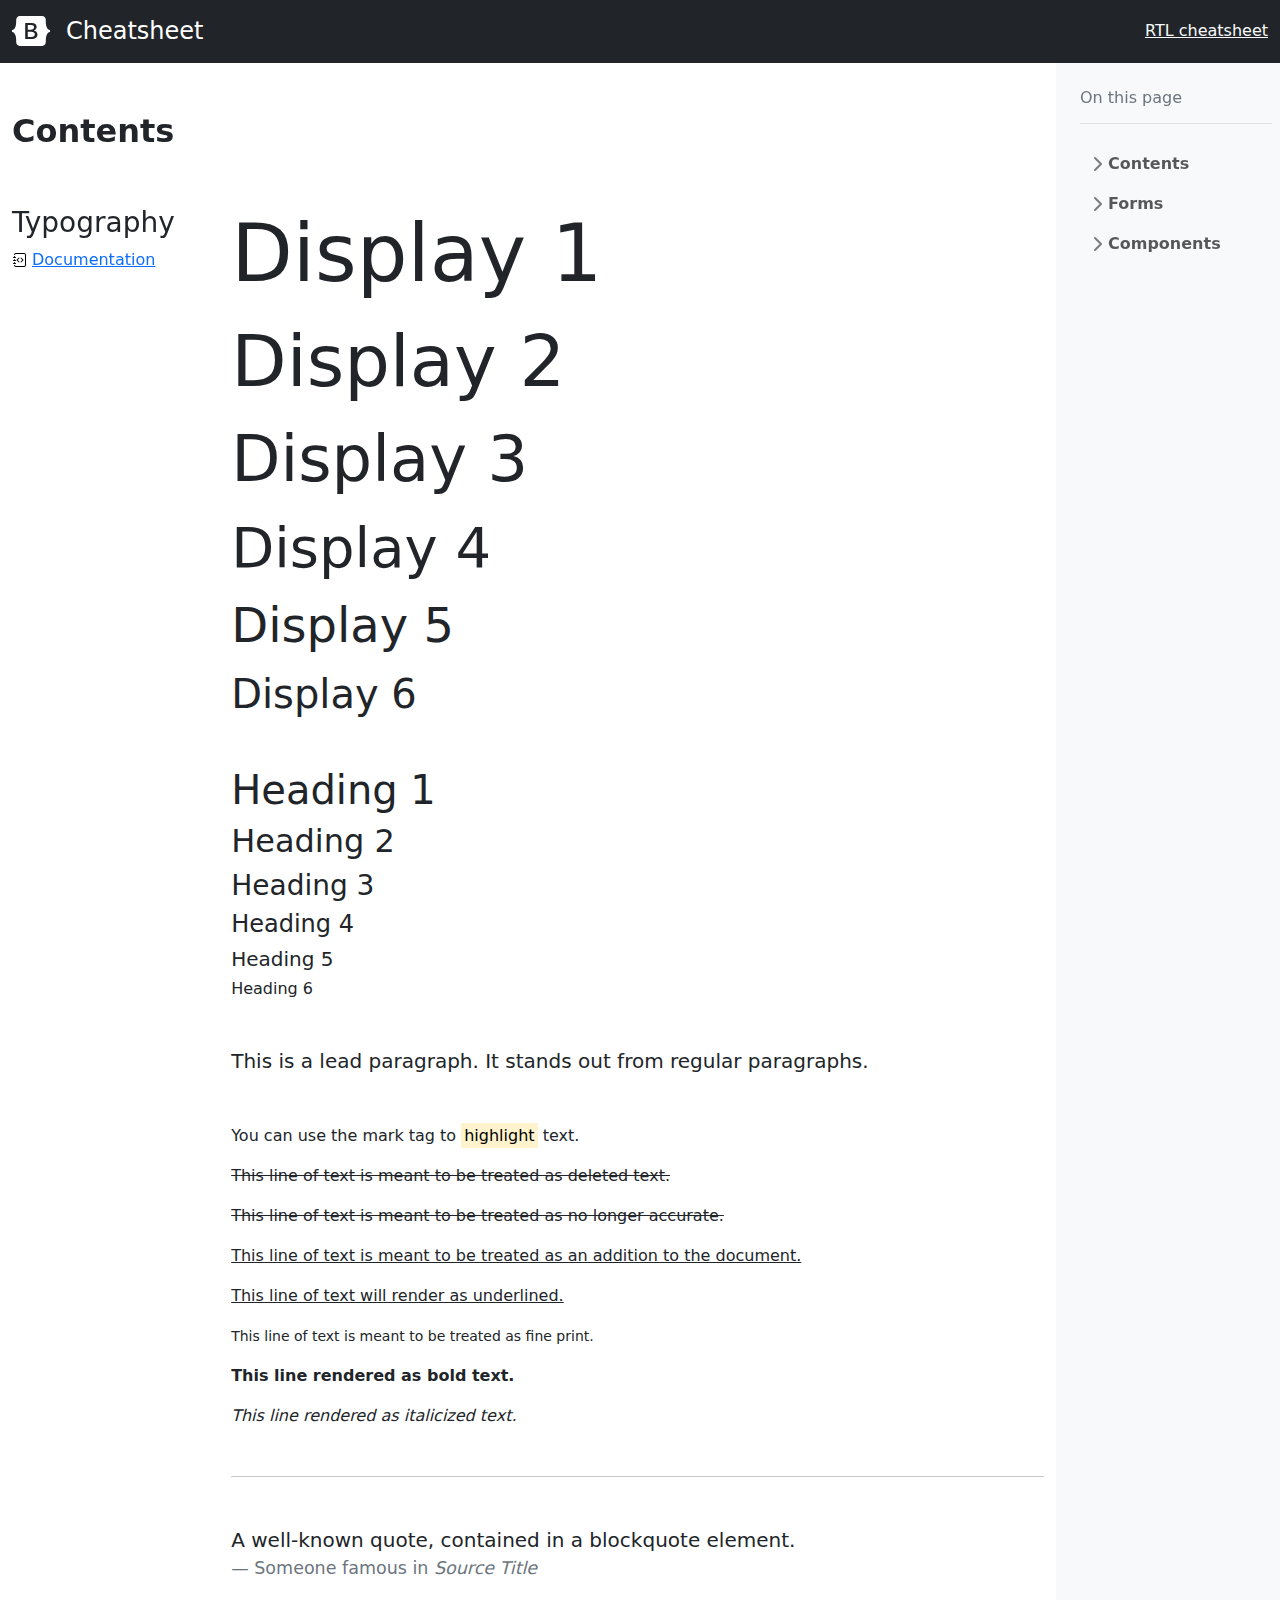
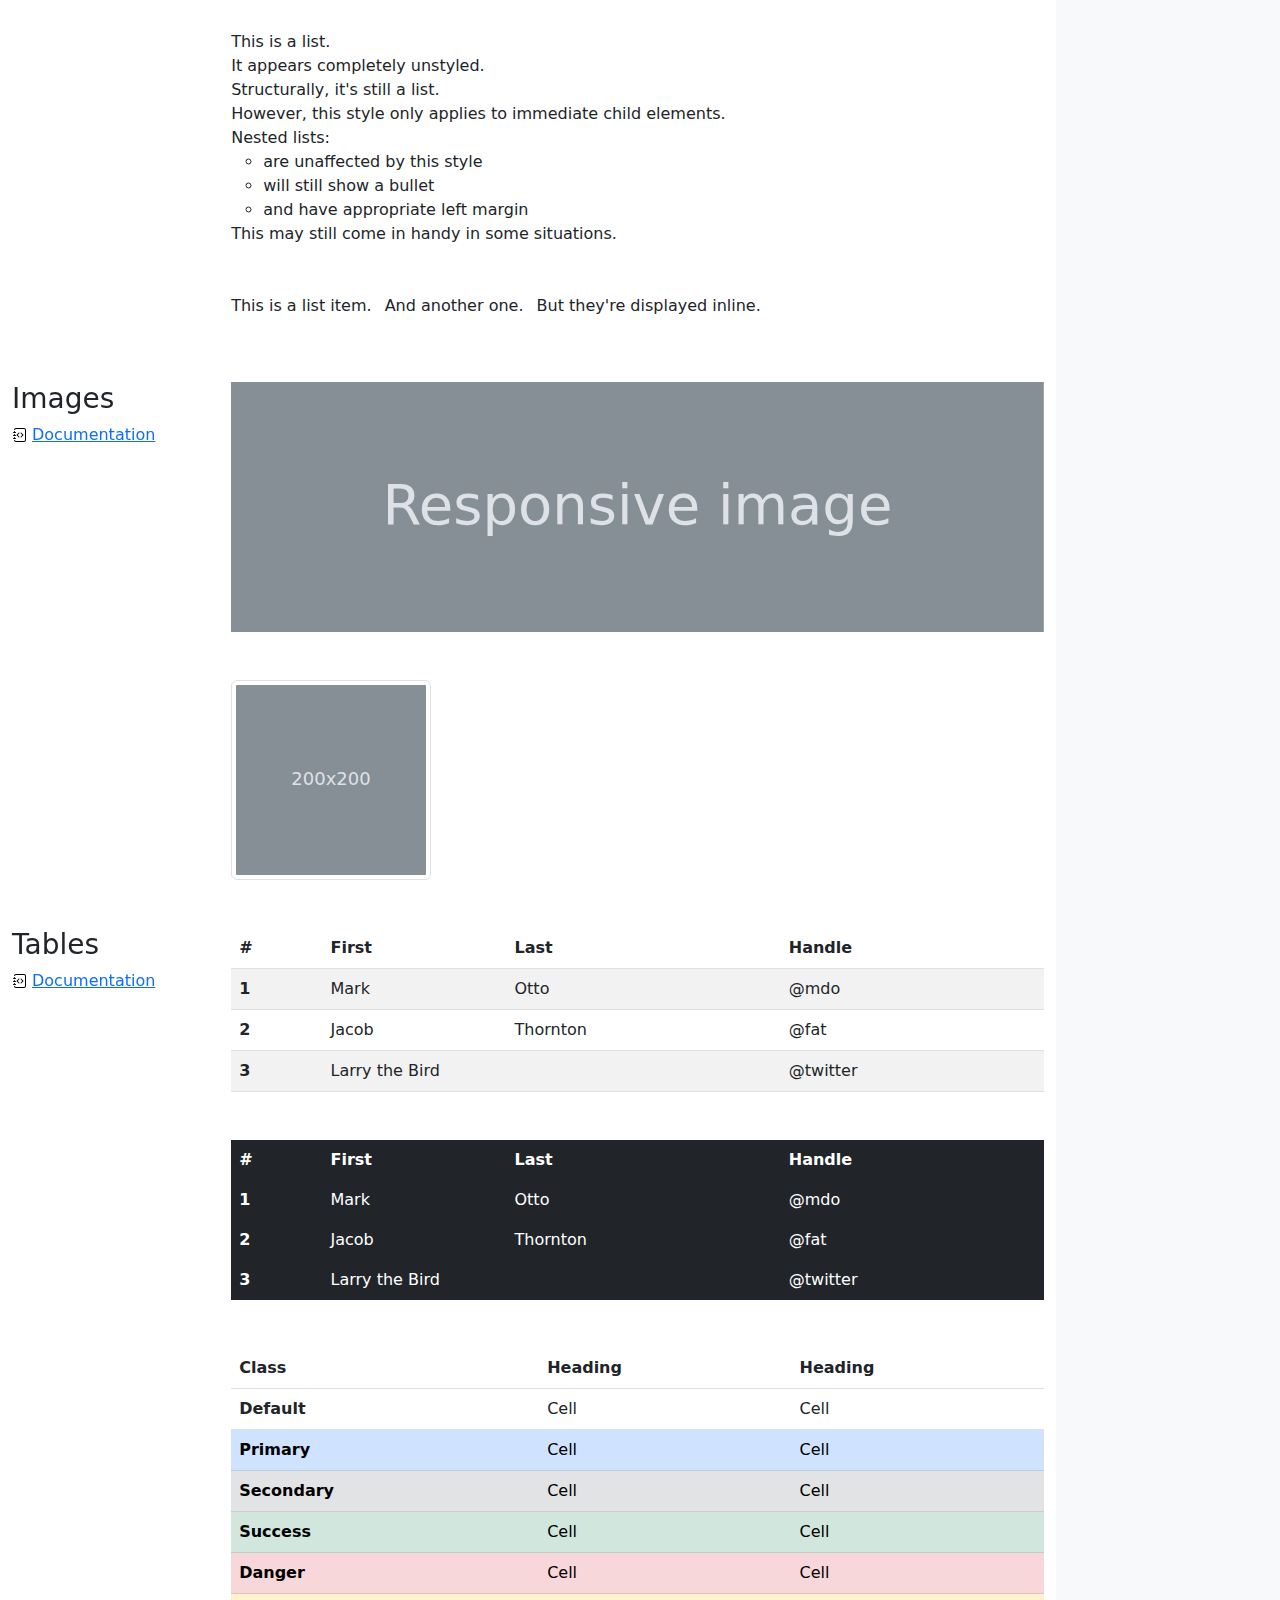
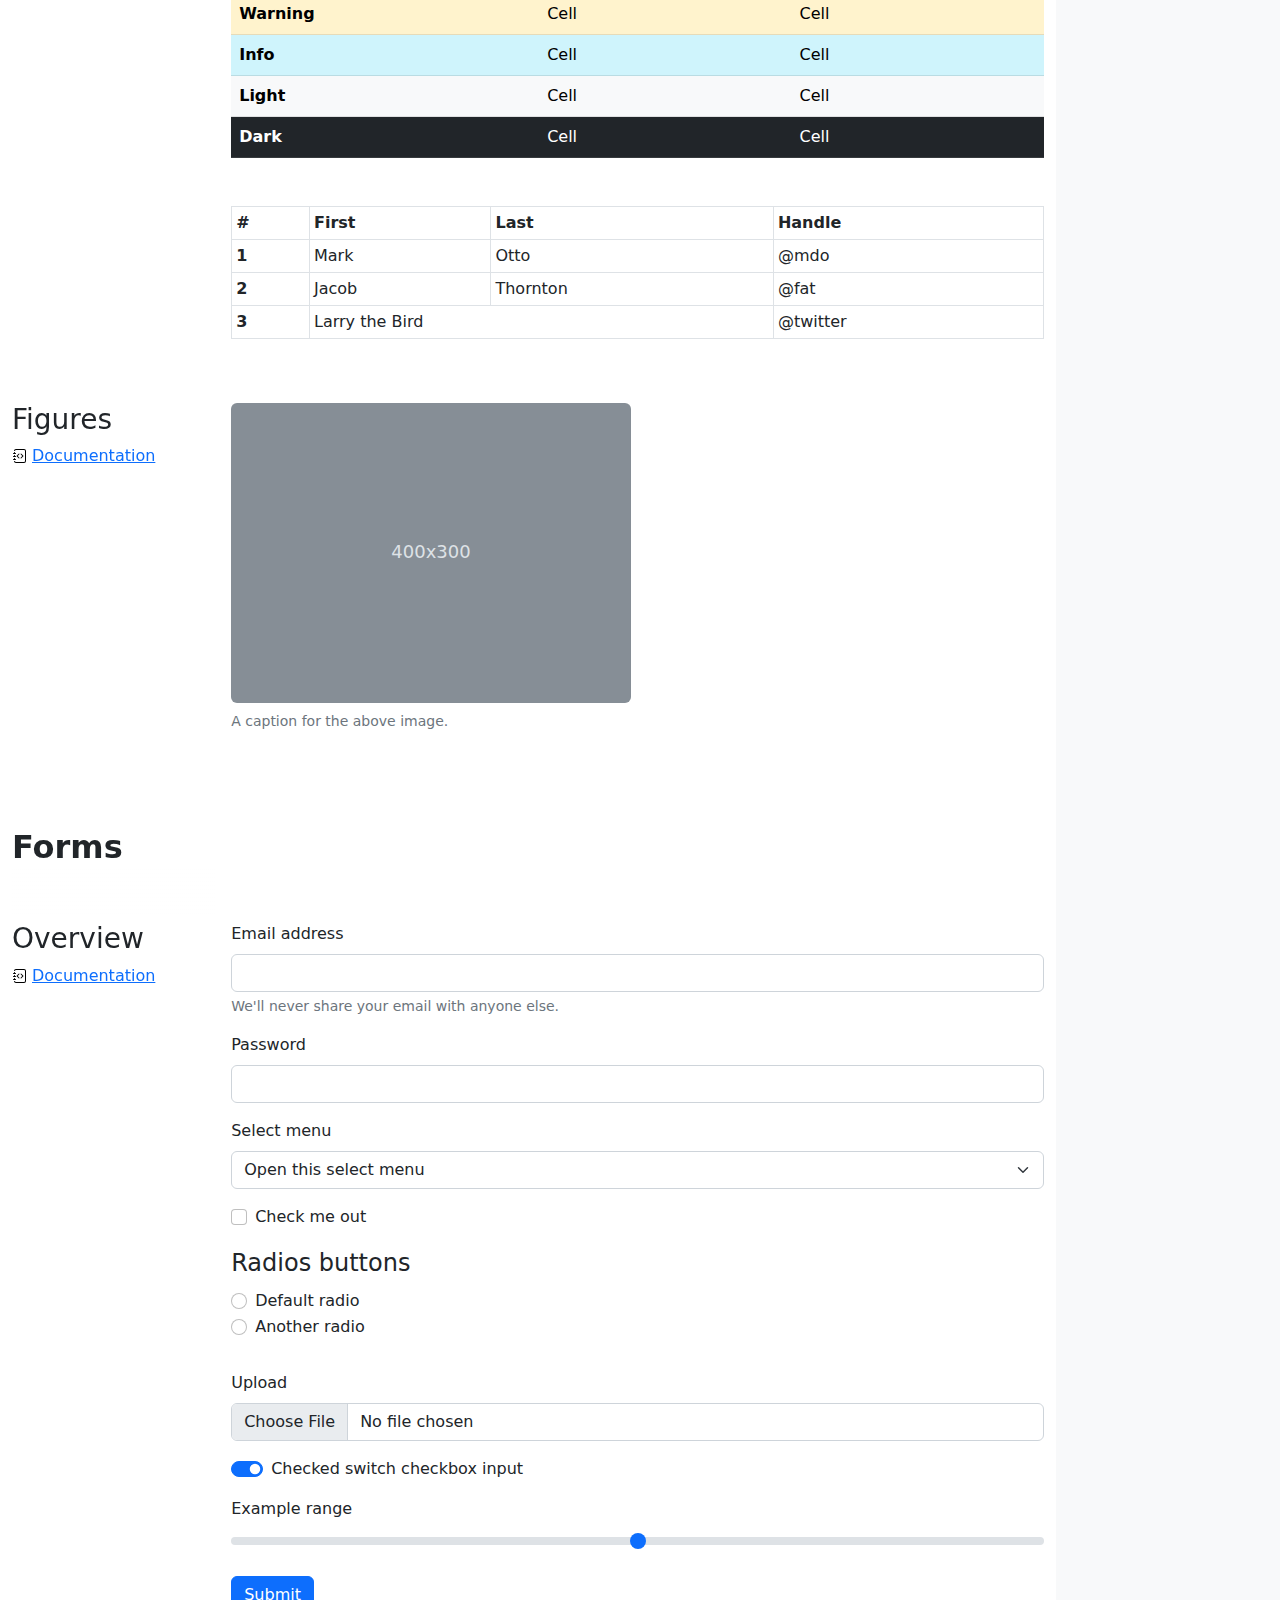
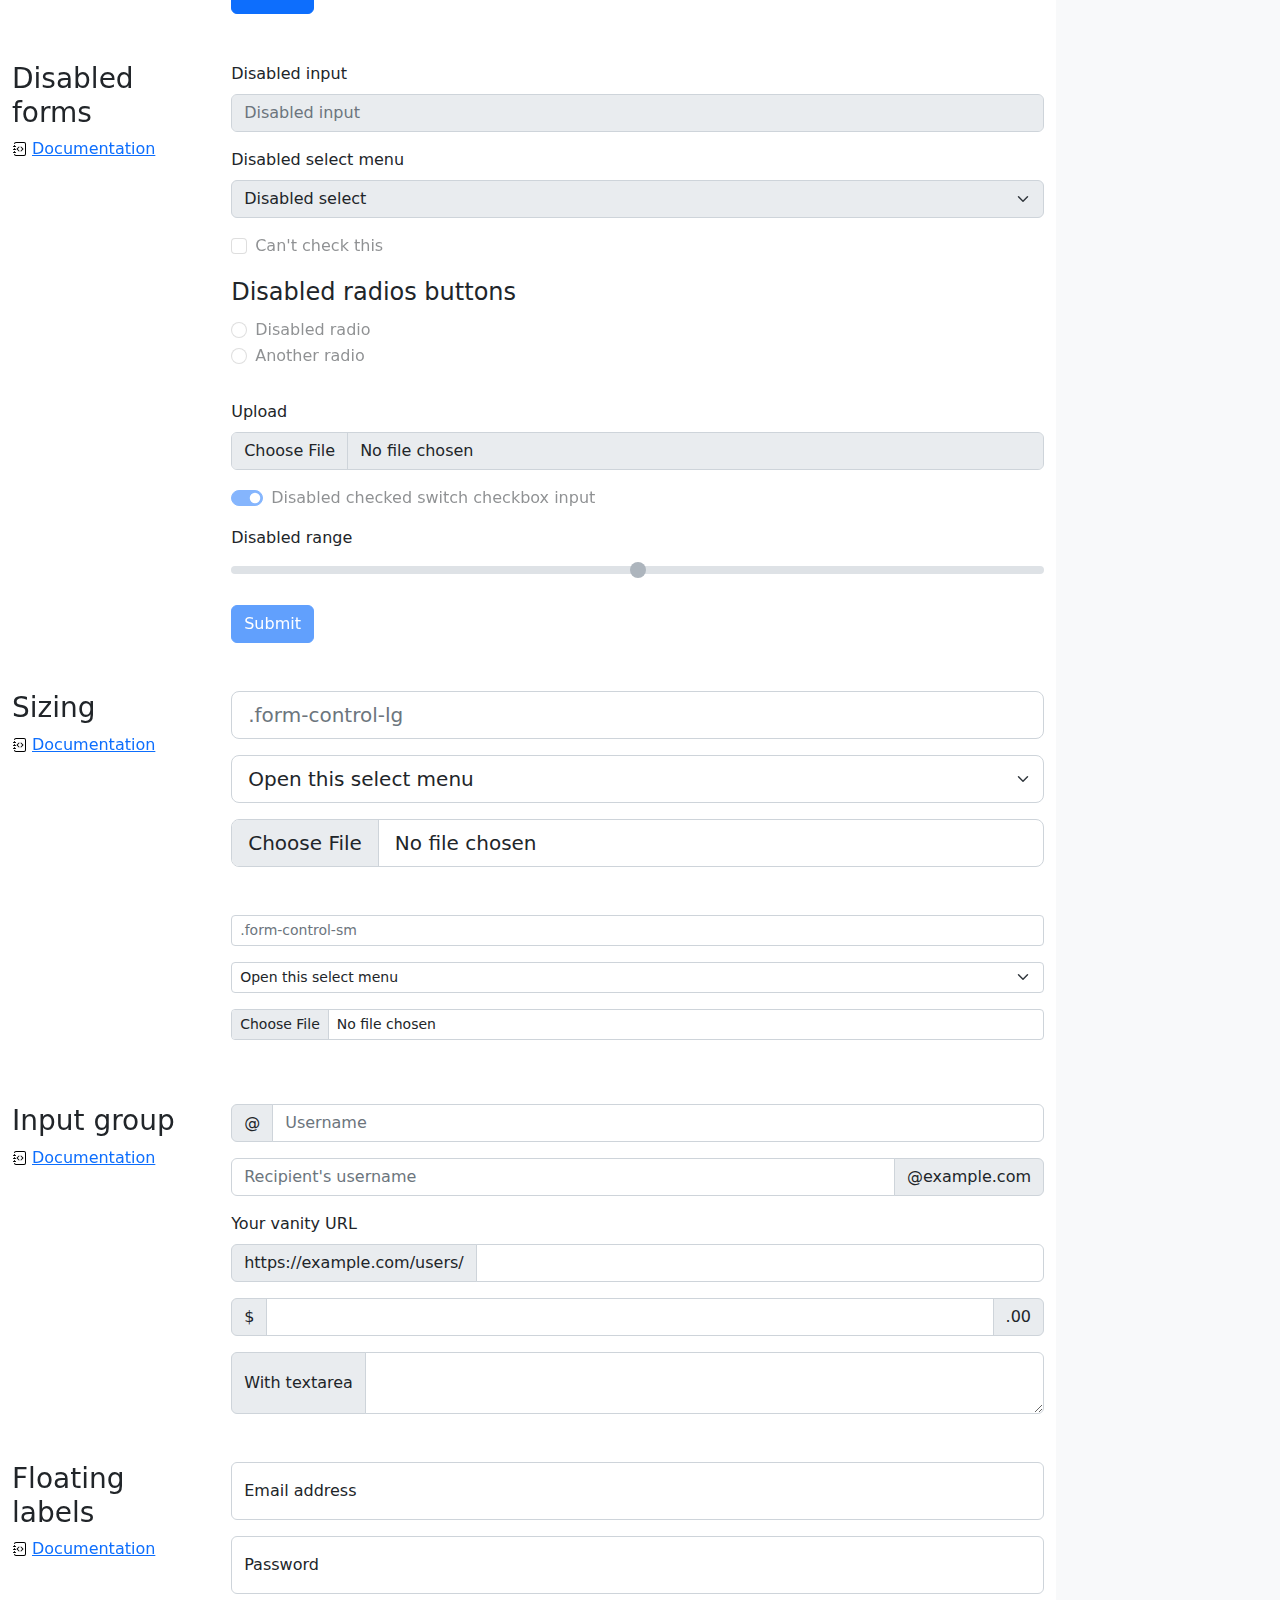
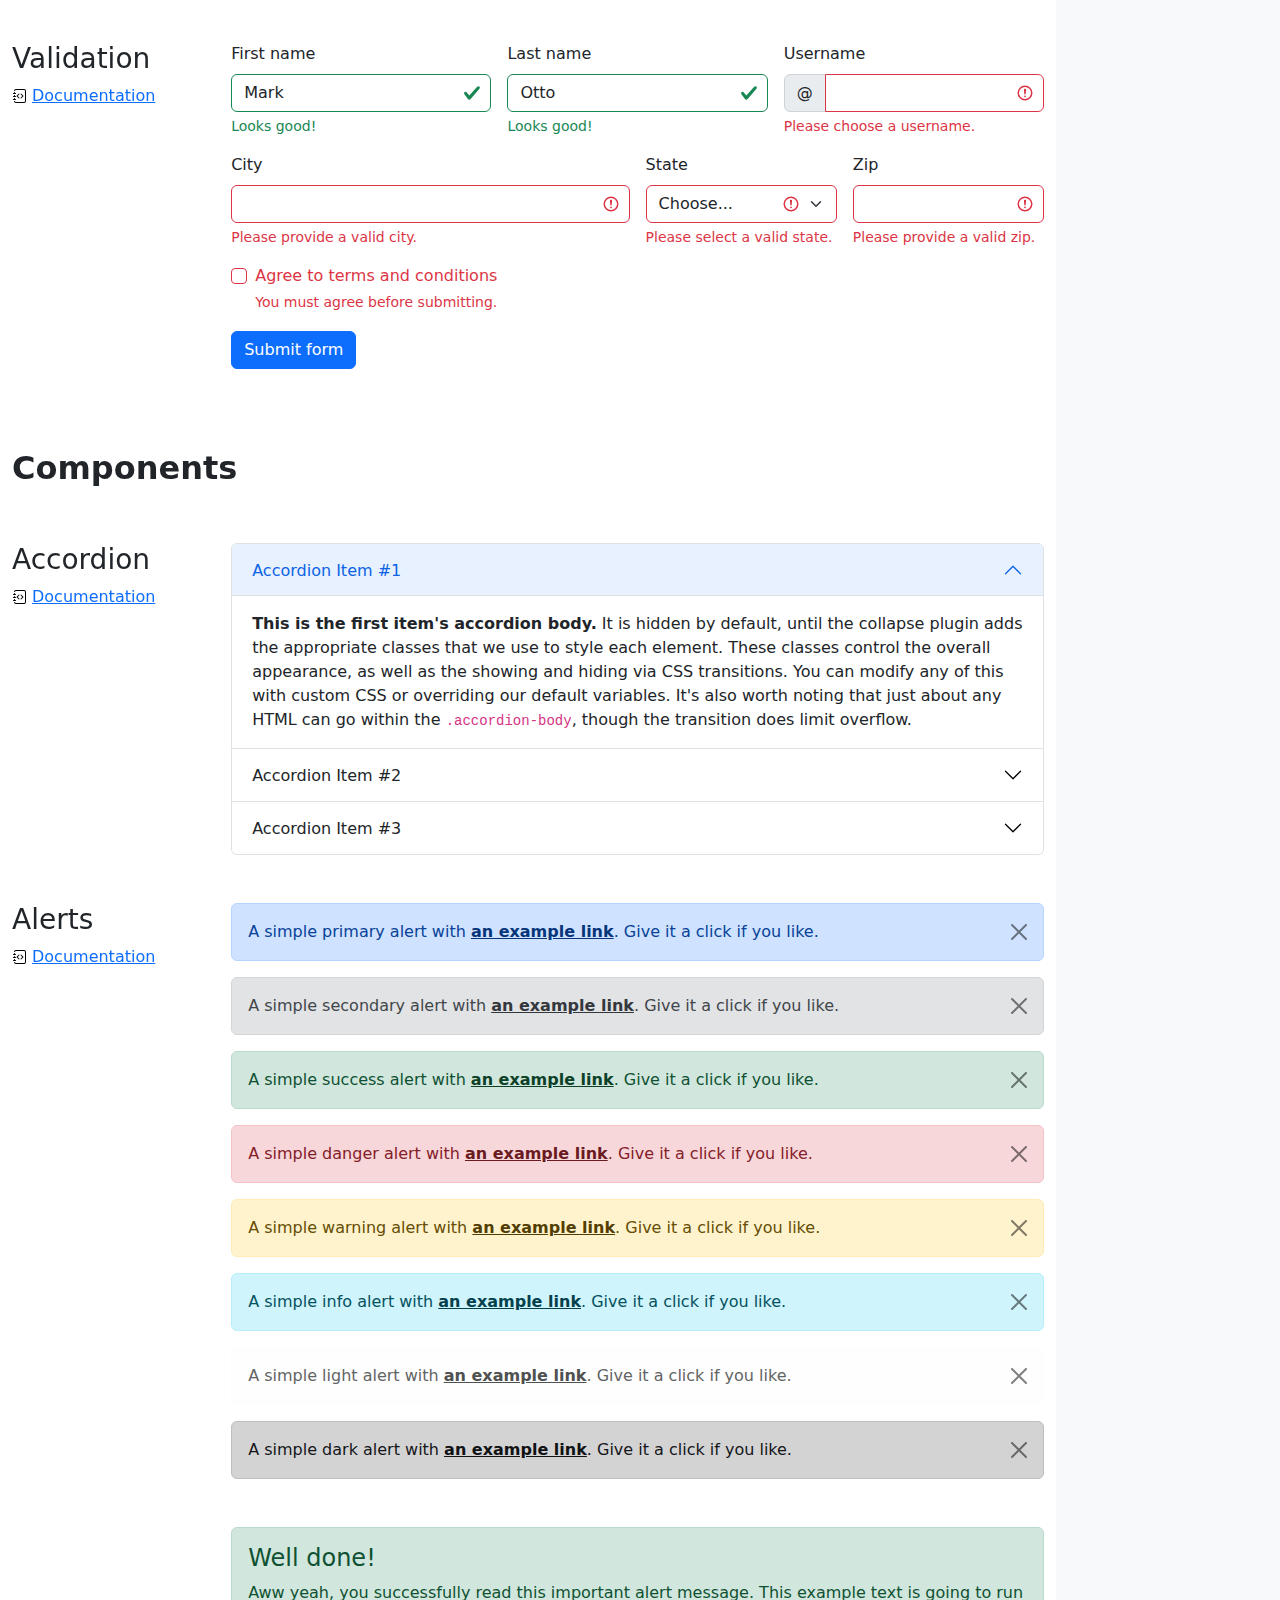
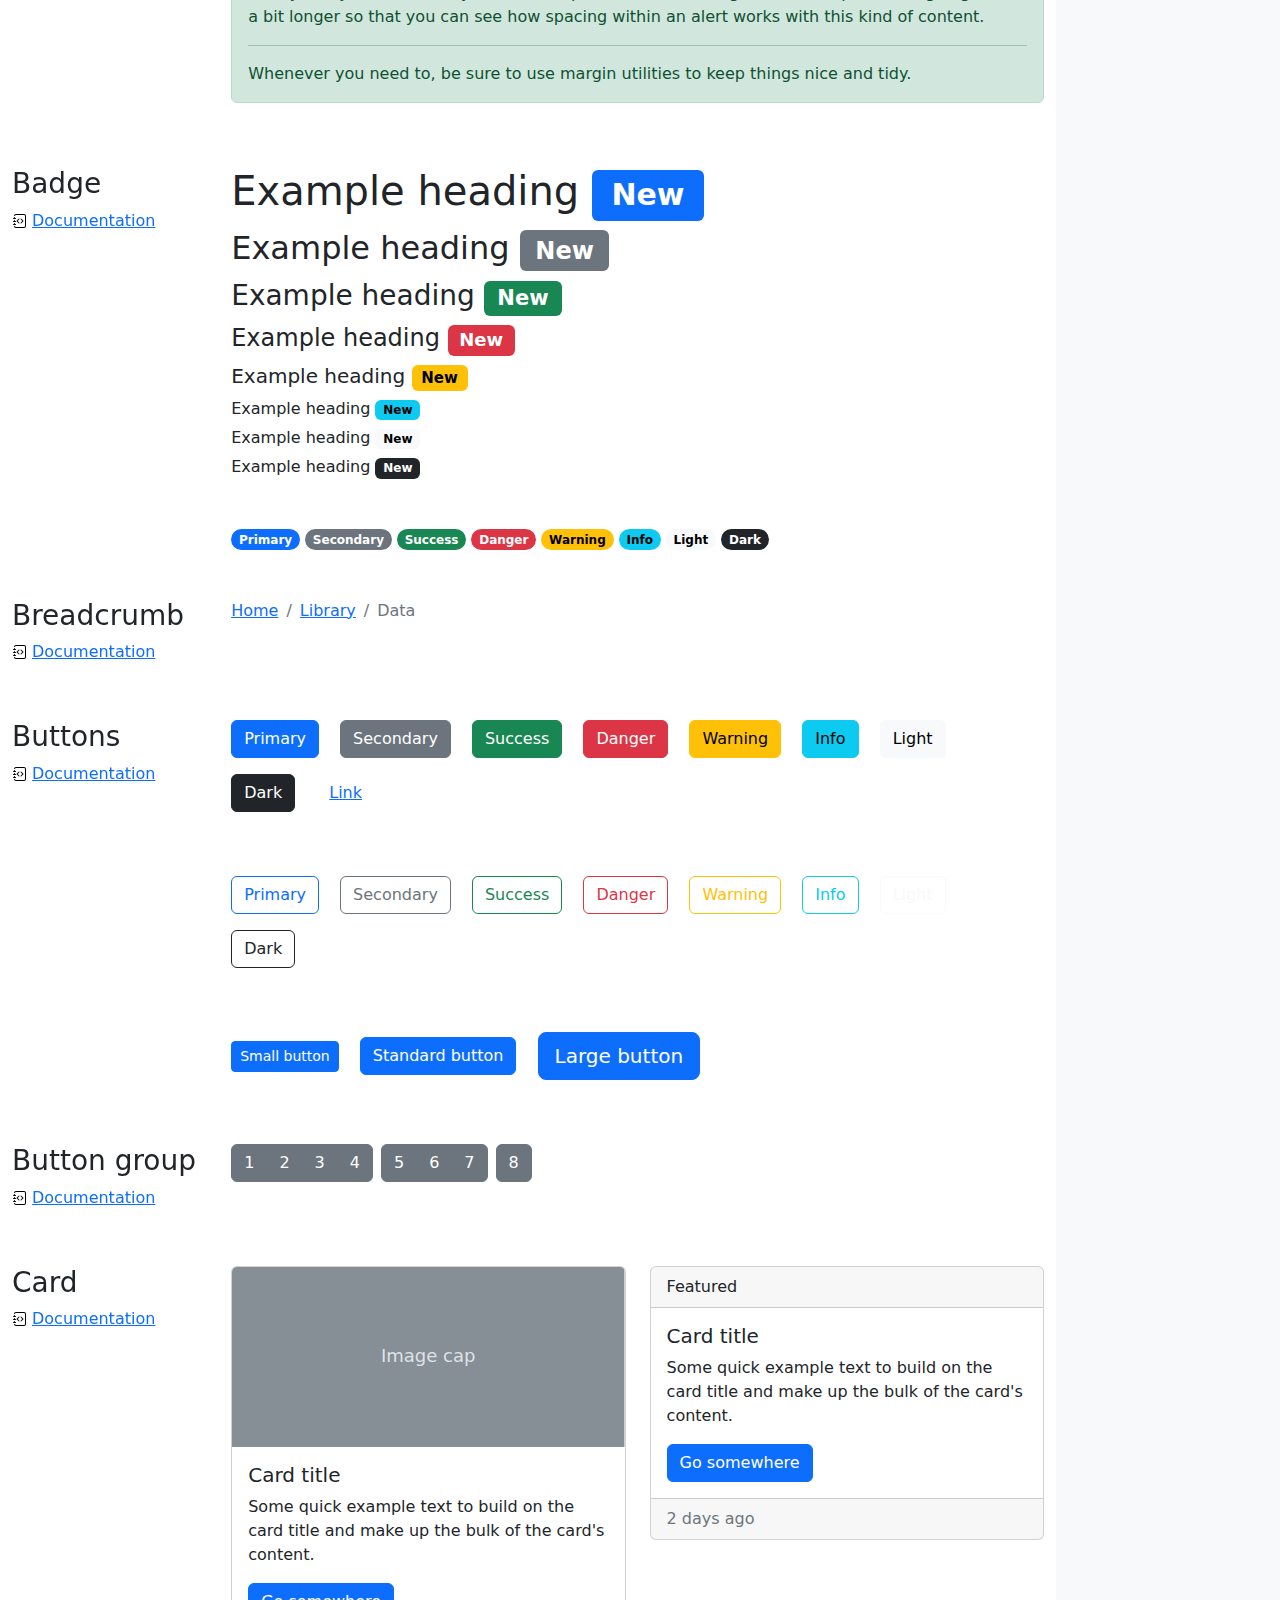
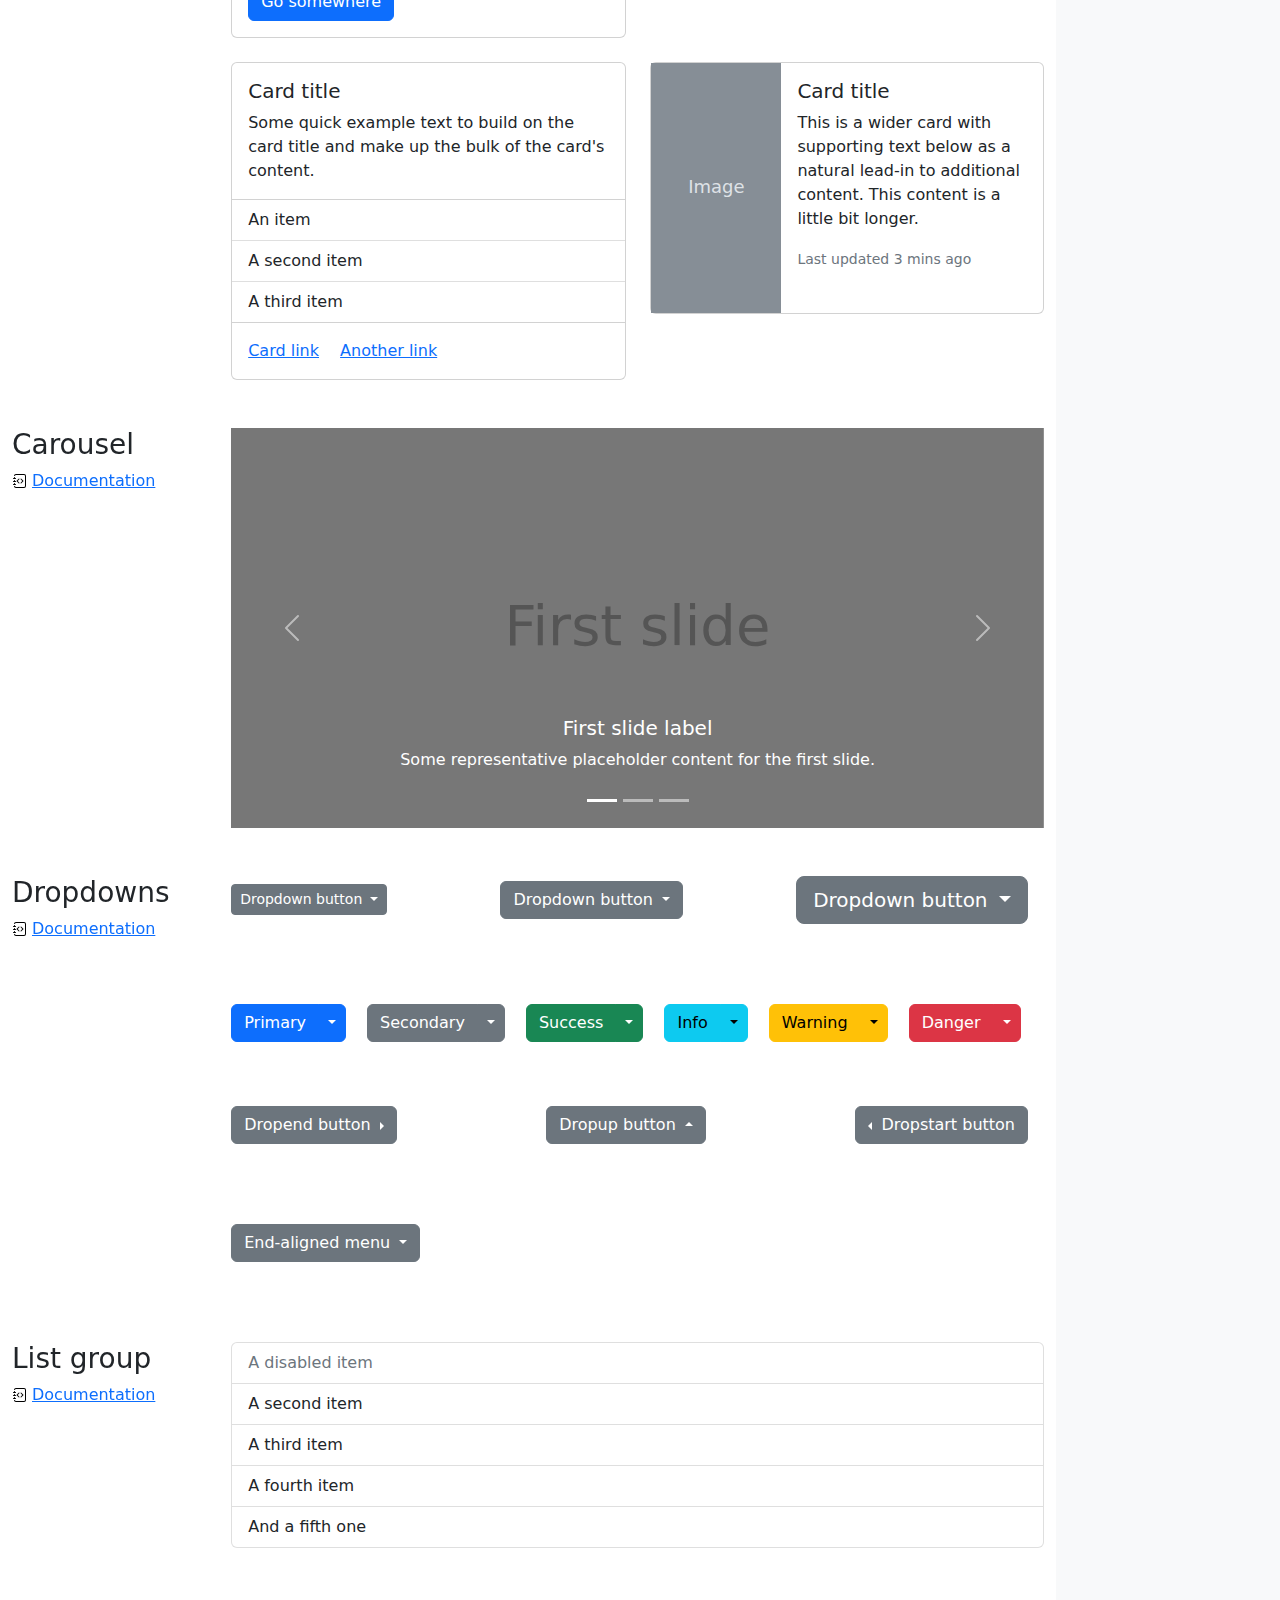
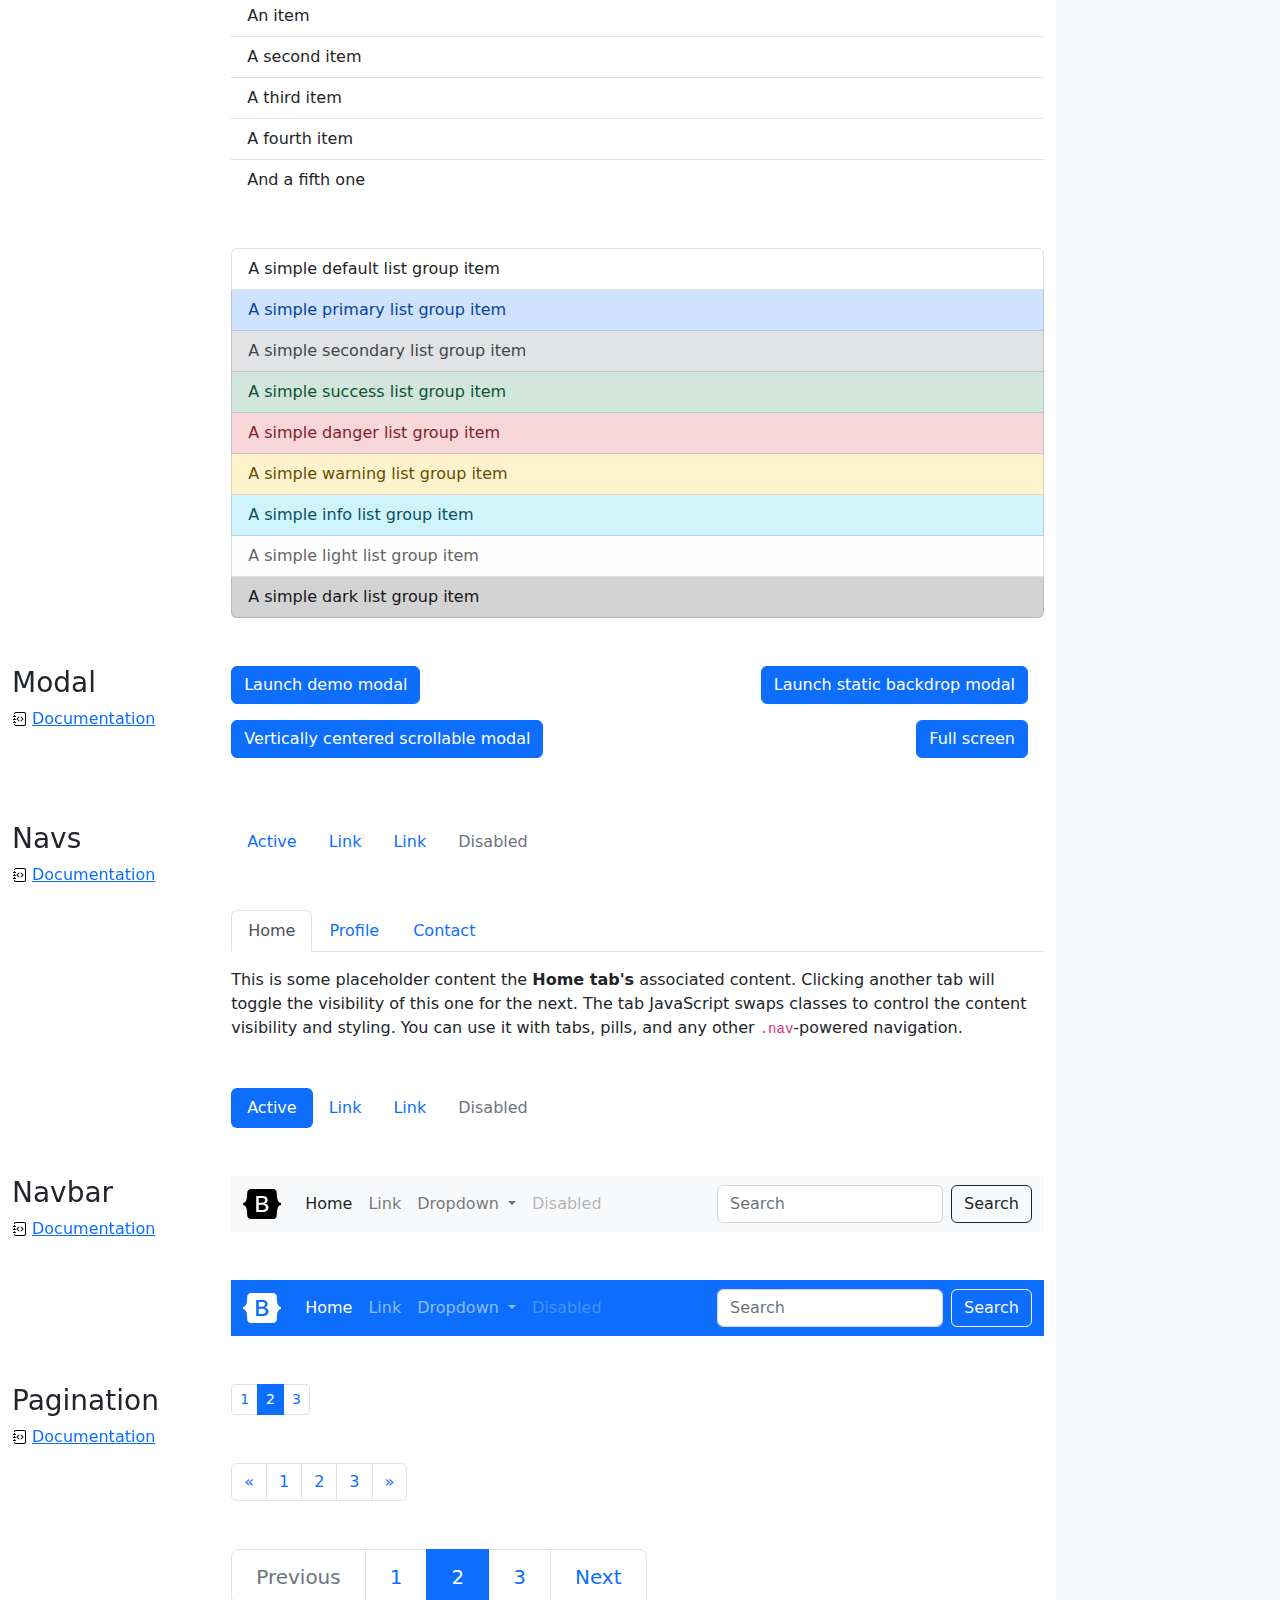
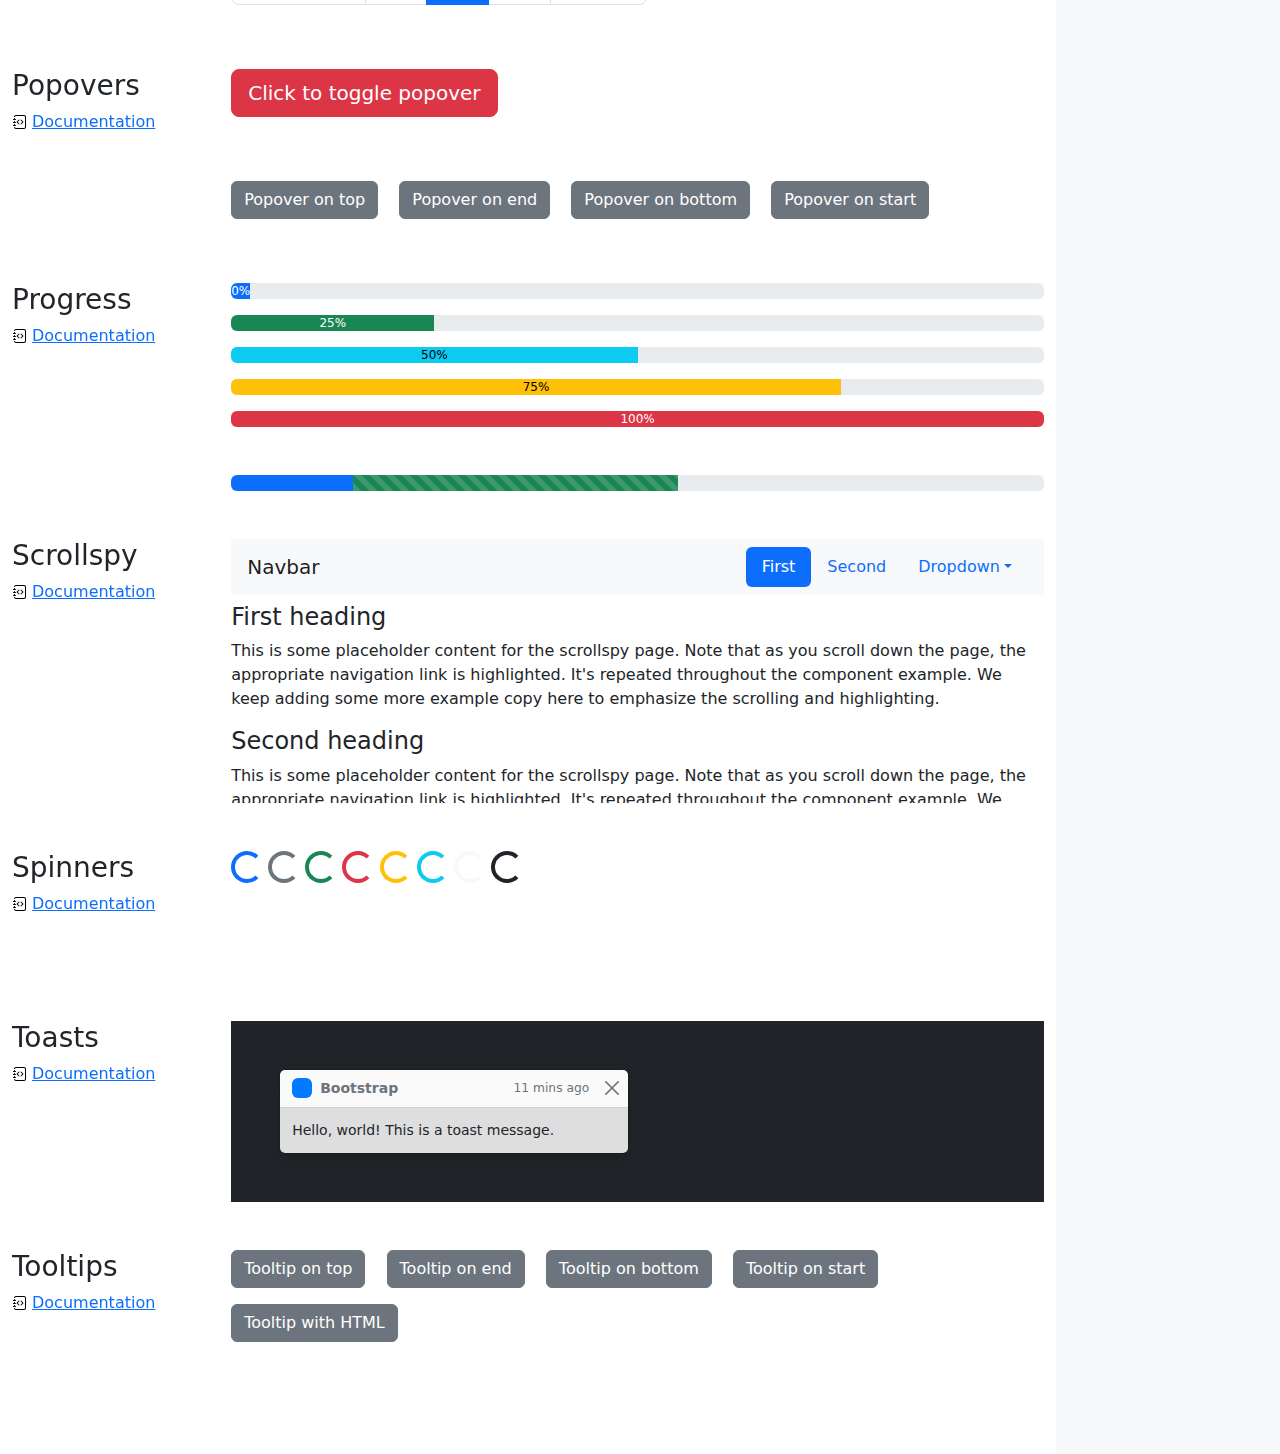
<file: bootstrap-5.2.1-examples/cheatsheet/index.html>
<!doctype html>
<html lang="en">
  <head>
    <meta charset="utf-8">
    <meta name="viewport" content="width=device-width, initial-scale=1">
    <meta name="description" content="">
    <meta name="author" content="Mark Otto, Jacob Thornton, and Bootstrap contributors">
    <meta name="generator" content="Hugo 0.101.0">
    <title>Cheatsheet · Bootstrap v5.2</title>

    <link rel="canonical" href="https://getbootstrap.com/docs/5.2/examples/cheatsheet/">

    

    

<link href="../assets/dist/css/bootstrap.min.css" rel="stylesheet">

    <style>
      .bd-placeholder-img {
        font-size: 1.125rem;
        text-anchor: middle;
        -webkit-user-select: none;
        -moz-user-select: none;
        user-select: none;
      }

      @media (min-width: 768px) {
        .bd-placeholder-img-lg {
          font-size: 3.5rem;
        }
      }

      .b-example-divider {
        height: 3rem;
        background-color: rgba(0, 0, 0, .1);
        border: solid rgba(0, 0, 0, .15);
        border-width: 1px 0;
        box-shadow: inset 0 .5em 1.5em rgba(0, 0, 0, .1), inset 0 .125em .5em rgba(0, 0, 0, .15);
      }

      .b-example-vr {
        flex-shrink: 0;
        width: 1.5rem;
        height: 100vh;
      }

      .bi {
        vertical-align: -.125em;
        fill: currentColor;
      }

      .nav-scroller {
        position: relative;
        z-index: 2;
        height: 2.75rem;
        overflow-y: hidden;
      }

      .nav-scroller .nav {
        display: flex;
        flex-wrap: nowrap;
        padding-bottom: 1rem;
        margin-top: -1px;
        overflow-x: auto;
        text-align: center;
        white-space: nowrap;
        -webkit-overflow-scrolling: touch;
      }
    </style>

    
    <!-- Custom styles for this template -->
    <link href="cheatsheet.css" rel="stylesheet">
  </head>
  <body class="bg-light">
    
<header class="bd-header bg-dark py-3 d-flex align-items-stretch border-bottom border-dark">
  <div class="container-fluid d-flex align-items-center">
    <h1 class="d-flex align-items-center fs-4 text-white mb-0">
      <img src="../assets/brand/bootstrap-logo-white.svg" width="38" height="30" class="me-3" alt="Bootstrap">
      Cheatsheet
    </h1>
    <a href="../examples/cheatsheet-rtl/" class="ms-auto link-light" hreflang="ar">RTL cheatsheet</a>
  </div>
</header>
<aside class="bd-aside sticky-xl-top text-muted align-self-start mb-3 mb-xl-5 px-2">
  <h2 class="h6 pt-4 pb-3 mb-4 border-bottom">On this page</h2>
  <nav class="small" id="toc">
    <ul class="list-unstyled">
      <li class="my-2">
        <button class="btn d-inline-flex align-items-center collapsed border-0" data-bs-toggle="collapse" aria-expanded="false" data-bs-target="#contents-collapse" aria-controls="contents-collapse">Contents</button>
        <ul class="list-unstyled ps-3 collapse" id="contents-collapse">
          <li><a class="d-inline-flex align-items-center rounded text-decoration-none" href="#typography">Typography</a></li>
          <li><a class="d-inline-flex align-items-center rounded text-decoration-none" href="#images">Images</a></li>
          <li><a class="d-inline-flex align-items-center rounded text-decoration-none" href="#tables">Tables</a></li>
          <li><a class="d-inline-flex align-items-center rounded text-decoration-none" href="#figures">Figures</a></li>
        </ul>
      </li>
      <li class="my-2">
        <button class="btn d-inline-flex align-items-center collapsed border-0" data-bs-toggle="collapse" aria-expanded="false" data-bs-target="#forms-collapse" aria-controls="forms-collapse">Forms</button>
        <ul class="list-unstyled ps-3 collapse" id="forms-collapse">
          <li><a class="d-inline-flex align-items-center rounded text-decoration-none" href="#overview">Overview</a></li>
          <li><a class="d-inline-flex align-items-center rounded text-decoration-none" href="#disabled-forms">Disabled forms</a></li>
          <li><a class="d-inline-flex align-items-center rounded text-decoration-none" href="#sizing">Sizing</a></li>
          <li><a class="d-inline-flex align-items-center rounded text-decoration-none" href="#input-group">Input group</a></li>
          <li><a class="d-inline-flex align-items-center rounded text-decoration-none" href="#floating-labels">Floating labels</a></li>
          <li><a class="d-inline-flex align-items-center rounded text-decoration-none" href="#validation">Validation</a></li>
        </ul>
      </li>
      <li class="my-2">
        <button class="btn d-inline-flex align-items-center collapsed border-0" data-bs-toggle="collapse" aria-expanded="false" data-bs-target="#components-collapse" aria-controls="components-collapse">Components</button>
        <ul class="list-unstyled ps-3 collapse" id="components-collapse">
          <li><a class="d-inline-flex align-items-center rounded text-decoration-none" href="#accordion">Accordion</a></li>
          <li><a class="d-inline-flex align-items-center rounded text-decoration-none" href="#alerts">Alerts</a></li>
          <li><a class="d-inline-flex align-items-center rounded text-decoration-none" href="#badge">Badge</a></li>
          <li><a class="d-inline-flex align-items-center rounded text-decoration-none" href="#breadcrumb">Breadcrumb</a></li>
          <li><a class="d-inline-flex align-items-center rounded text-decoration-none" href="#buttons">Buttons</a></li>
          <li><a class="d-inline-flex align-items-center rounded text-decoration-none" href="#button-group">Button group</a></li>
          <li><a class="d-inline-flex align-items-center rounded text-decoration-none" href="#card">Card</a></li>
          <li><a class="d-inline-flex align-items-center rounded text-decoration-none" href="#carousel">Carousel</a></li>
          <li><a class="d-inline-flex align-items-center rounded text-decoration-none" href="#dropdowns">Dropdowns</a></li>
          <li><a class="d-inline-flex align-items-center rounded text-decoration-none" href="#list-group">List group</a></li>
          <li><a class="d-inline-flex align-items-center rounded text-decoration-none" href="#modal">Modal</a></li>
          <li><a class="d-inline-flex align-items-center rounded text-decoration-none" href="#navs">Navs</a></li>
          <li><a class="d-inline-flex align-items-center rounded text-decoration-none" href="#navbar">Navbar</a></li>
          <li><a class="d-inline-flex align-items-center rounded text-decoration-none" href="#pagination">Pagination</a></li>
          <li><a class="d-inline-flex align-items-center rounded text-decoration-none" href="#popovers">Popovers</a></li>
          <li><a class="d-inline-flex align-items-center rounded text-decoration-none" href="#progress">Progress</a></li>
          <li><a class="d-inline-flex align-items-center rounded text-decoration-none" href="#scrollspy">Scrollspy</a></li>
          <li><a class="d-inline-flex align-items-center rounded text-decoration-none" href="#spinners">Spinners</a></li>
          <li><a class="d-inline-flex align-items-center rounded text-decoration-none" href="#toasts">Toasts</a></li>
          <li><a class="d-inline-flex align-items-center rounded text-decoration-none" href="#tooltips">Tooltips</a></li>
        </ul>
      </li>
    </ul>
  </nav>
</aside>
<div class="bd-cheatsheet container-fluid bg-body">
  <section id="content">
    <h2 class="sticky-xl-top fw-bold pt-3 pt-xl-5 pb-2 pb-xl-3">Contents</h2>

    <article class="my-3" id="typography">
      <div class="bd-heading sticky-xl-top align-self-start mt-5 mb-3 mt-xl-0 mb-xl-2">
        <h3>Typography</h3>
        <a class="d-flex align-items-center" href="../content/typography/">Documentation</a>
      </div>

      <div>
        <div class="bd-example-snippet bd-code-snippet"><div class="bd-example">
        <p class="display-1">Display 1</p>
        <p class="display-2">Display 2</p>
        <p class="display-3">Display 3</p>
        <p class="display-4">Display 4</p>
        <p class="display-5">Display 5</p>
        <p class="display-6">Display 6</p>
        </div></div>


        <div class="bd-example-snippet bd-code-snippet"><div class="bd-example">
        <p class="h1">Heading 1</p>
        <p class="h2">Heading 2</p>
        <p class="h3">Heading 3</p>
        <p class="h4">Heading 4</p>
        <p class="h5">Heading 5</p>
        <p class="h6">Heading 6</p>
        </div></div>


        <div class="bd-example-snippet bd-code-snippet"><div class="bd-example">
        <p class="lead">
          This is a lead paragraph. It stands out from regular paragraphs.
        </p>
        </div></div>


        <div class="bd-example-snippet bd-code-snippet"><div class="bd-example">
        <p>You can use the mark tag to <mark>highlight</mark> text.</p>
        <p><del>This line of text is meant to be treated as deleted text.</del></p>
        <p><s>This line of text is meant to be treated as no longer accurate.</s></p>
        <p><ins>This line of text is meant to be treated as an addition to the document.</ins></p>
        <p><u>This line of text will render as underlined.</u></p>
        <p><small>This line of text is meant to be treated as fine print.</small></p>
        <p><strong>This line rendered as bold text.</strong></p>
        <p><em>This line rendered as italicized text.</em></p>
        </div></div>


        <div class="bd-example-snippet bd-code-snippet"><div class="bd-example">
        <hr>
        </div></div>


        <div class="bd-example-snippet bd-code-snippet"><div class="bd-example">
        <blockquote class="blockquote">
          <p>A well-known quote, contained in a blockquote element.</p>
          <footer class="blockquote-footer">Someone famous in <cite title="Source Title">Source Title</cite></footer>
        </blockquote>
        </div></div>


        <div class="bd-example-snippet bd-code-snippet"><div class="bd-example">
        <ul class="list-unstyled">
          <li>This is a list.</li>
          <li>It appears completely unstyled.</li>
          <li>Structurally, it's still a list.</li>
          <li>However, this style only applies to immediate child elements.</li>
          <li>Nested lists:
            <ul>
              <li>are unaffected by this style</li>
              <li>will still show a bullet</li>
              <li>and have appropriate left margin</li>
            </ul>
          </li>
          <li>This may still come in handy in some situations.</li>
        </ul>
        </div></div>


        <div class="bd-example-snippet bd-code-snippet"><div class="bd-example">
        <ul class="list-inline">
          <li class="list-inline-item">This is a list item.</li>
          <li class="list-inline-item">And another one.</li>
          <li class="list-inline-item">But they're displayed inline.</li>
        </ul>
        </div></div>

      </div>
    </article>
    <article class="my-3" id="images">
      <div class="bd-heading sticky-xl-top align-self-start mt-5 mb-3 mt-xl-0 mb-xl-2">
        <h3>Images</h3>
        <a class="d-flex align-items-center" href="../content/images/">Documentation</a>
      </div>

      <div>
        <div class="bd-example-snippet bd-code-snippet"><div class="bd-example">
        <svg class="bd-placeholder-img bd-placeholder-img-lg img-fluid" width="100%" height="250" xmlns="http://www.w3.org/2000/svg" role="img" aria-label="Placeholder: Responsive image" preserveAspectRatio="xMidYMid slice" focusable="false"><title>Placeholder</title><rect width="100%" height="100%" fill="#868e96"/><text x="50%" y="50%" fill="#dee2e6" dy=".3em">Responsive image</text></svg>

        </div></div>


        <div class="bd-example-snippet bd-code-snippet"><div class="bd-example">
        <svg class="bd-placeholder-img img-thumbnail" width="200" height="200" xmlns="http://www.w3.org/2000/svg" role="img" aria-label="A generic square placeholder image with a white border around it, making it resemble a photograph taken with an old instant camera: 200x200" preserveAspectRatio="xMidYMid slice" focusable="false"><title>A generic square placeholder image with a white border around it, making it resemble a photograph taken with an old instant camera</title><rect width="100%" height="100%" fill="#868e96"/><text x="50%" y="50%" fill="#dee2e6" dy=".3em">200x200</text></svg>

        </div></div>

      </div>
    </article>
    <article class="my-3" id="tables">
      <div class="bd-heading sticky-xl-top align-self-start mt-5 mb-3 mt-xl-0 mb-xl-2">
        <h3>Tables</h3>
        <a class="d-flex align-items-center" href="../content/tables/">Documentation</a>
      </div>

      <div>
        <div class="bd-example-snippet bd-code-snippet"><div class="bd-example">
        <table class="table table-striped">
          <thead>
          <tr>
            <th scope="col">#</th>
            <th scope="col">First</th>
            <th scope="col">Last</th>
            <th scope="col">Handle</th>
          </tr>
          </thead>
          <tbody>
          <tr>
            <th scope="row">1</th>
            <td>Mark</td>
            <td>Otto</td>
            <td>@mdo</td>
          </tr>
          <tr>
            <th scope="row">2</th>
            <td>Jacob</td>
            <td>Thornton</td>
            <td>@fat</td>
          </tr>
          <tr>
            <th scope="row">3</th>
            <td colspan="2">Larry the Bird</td>
            <td>@twitter</td>
          </tr>
          </tbody>
        </table>
        </div></div>


        <div class="bd-example-snippet bd-code-snippet"><div class="bd-example">
        <table class="table table-dark table-borderless">
          <thead>
          <tr>
            <th scope="col">#</th>
            <th scope="col">First</th>
            <th scope="col">Last</th>
            <th scope="col">Handle</th>
          </tr>
          </thead>
          <tbody>
          <tr>
            <th scope="row">1</th>
            <td>Mark</td>
            <td>Otto</td>
            <td>@mdo</td>
          </tr>
          <tr>
            <th scope="row">2</th>
            <td>Jacob</td>
            <td>Thornton</td>
            <td>@fat</td>
          </tr>
          <tr>
            <th scope="row">3</th>
            <td colspan="2">Larry the Bird</td>
            <td>@twitter</td>
          </tr>
          </tbody>
        </table>
        </div></div>


        <div class="bd-example-snippet bd-code-snippet"><div class="bd-example">
        <table class="table table-hover">
          <thead>
          <tr>
            <th scope="col">Class</th>
            <th scope="col">Heading</th>
            <th scope="col">Heading</th>
          </tr>
          </thead>
          <tbody>
          <tr>
            <th scope="row">Default</th>
            <td>Cell</td>
            <td>Cell</td>
          </tr>
          
          <tr class="table-primary">
            <th scope="row">Primary</th>
            <td>Cell</td>
            <td>Cell</td>
          </tr>
          <tr class="table-secondary">
            <th scope="row">Secondary</th>
            <td>Cell</td>
            <td>Cell</td>
          </tr>
          <tr class="table-success">
            <th scope="row">Success</th>
            <td>Cell</td>
            <td>Cell</td>
          </tr>
          <tr class="table-danger">
            <th scope="row">Danger</th>
            <td>Cell</td>
            <td>Cell</td>
          </tr>
          <tr class="table-warning">
            <th scope="row">Warning</th>
            <td>Cell</td>
            <td>Cell</td>
          </tr>
          <tr class="table-info">
            <th scope="row">Info</th>
            <td>Cell</td>
            <td>Cell</td>
          </tr>
          <tr class="table-light">
            <th scope="row">Light</th>
            <td>Cell</td>
            <td>Cell</td>
          </tr>
          <tr class="table-dark">
            <th scope="row">Dark</th>
            <td>Cell</td>
            <td>Cell</td>
          </tr>
          </tbody>
        </table>
        </div></div>


        <div class="bd-example-snippet bd-code-snippet"><div class="bd-example">
        <table class="table table-sm table-bordered">
          <thead>
          <tr>
            <th scope="col">#</th>
            <th scope="col">First</th>
            <th scope="col">Last</th>
            <th scope="col">Handle</th>
          </tr>
          </thead>
          <tbody>
          <tr>
            <th scope="row">1</th>
            <td>Mark</td>
            <td>Otto</td>
            <td>@mdo</td>
          </tr>
          <tr>
            <th scope="row">2</th>
            <td>Jacob</td>
            <td>Thornton</td>
            <td>@fat</td>
          </tr>
          <tr>
            <th scope="row">3</th>
            <td colspan="2">Larry the Bird</td>
            <td>@twitter</td>
          </tr>
          </tbody>
        </table>
        </div></div>

      </div>
    </article>
    <article class="my-3" id="figures">
      <div class="bd-heading sticky-xl-top align-self-start mt-5 mb-3 mt-xl-0 mb-xl-2">
        <h3>Figures</h3>
        <a class="d-flex align-items-center" href="../content/figures/">Documentation</a>
      </div>

      <div>
        <div class="bd-example-snippet bd-code-snippet"><div class="bd-example">
        <figure class="figure">
          <svg class="bd-placeholder-img figure-img img-fluid rounded" width="400" height="300" xmlns="http://www.w3.org/2000/svg" role="img" aria-label="Placeholder: 400x300" preserveAspectRatio="xMidYMid slice" focusable="false"><title>Placeholder</title><rect width="100%" height="100%" fill="#868e96"/><text x="50%" y="50%" fill="#dee2e6" dy=".3em">400x300</text></svg>

          <figcaption class="figure-caption">A caption for the above image.</figcaption>
        </figure>
        </div></div>

      </div>
    </article>
  </section>

  <section id="forms">
    <h2 class="sticky-xl-top fw-bold pt-3 pt-xl-5 pb-2 pb-xl-3">Forms</h2>

    <article class="my-3" id="overview">
      <div class="bd-heading sticky-xl-top align-self-start mt-5 mb-3 mt-xl-0 mb-xl-2">
        <h3>Overview</h3>
        <a class="d-flex align-items-center" href="../forms/overview/">Documentation</a>
      </div>

      <div>
        <div class="bd-example-snippet bd-code-snippet"><div class="bd-example">
        <form>
          <div class="mb-3">
            <label for="exampleInputEmail1" class="form-label">Email address</label>
            <input type="email" class="form-control" id="exampleInputEmail1" aria-describedby="emailHelp">
            <div id="emailHelp" class="form-text">We'll never share your email with anyone else.</div>
          </div>
          <div class="mb-3">
            <label for="exampleInputPassword1" class="form-label">Password</label>
            <input type="password" class="form-control" id="exampleInputPassword1">
          </div>
          <div class="mb-3">
            <label for="exampleSelect" class="form-label">Select menu</label>
            <select class="form-select" id="exampleSelect">
              <option selected>Open this select menu</option>
              <option value="1">One</option>
              <option value="2">Two</option>
              <option value="3">Three</option>
            </select>
          </div>
          <div class="mb-3 form-check">
            <input type="checkbox" class="form-check-input" id="exampleCheck1">
            <label class="form-check-label" for="exampleCheck1">Check me out</label>
          </div>
          <fieldset class="mb-3">
            <legend>Radios buttons</legend>
            <div class="form-check">
              <input type="radio" name="radios" class="form-check-input" id="exampleRadio1">
              <label class="form-check-label" for="exampleRadio1">Default radio</label>
            </div>
            <div class="mb-3 form-check">
              <input type="radio" name="radios" class="form-check-input" id="exampleRadio2">
              <label class="form-check-label" for="exampleRadio2">Another radio</label>
            </div>
          </fieldset>
          <div class="mb-3">
            <label class="form-label" for="customFile">Upload</label>
            <input type="file" class="form-control" id="customFile">
          </div>
          <div class="mb-3 form-check form-switch">
            <input class="form-check-input" type="checkbox" role="switch" id="flexSwitchCheckChecked" checked>
            <label class="form-check-label" for="flexSwitchCheckChecked">Checked switch checkbox input</label>
          </div>
          <div class="mb-3">
            <label for="customRange3" class="form-label">Example range</label>
            <input type="range" class="form-range" min="0" max="5" step="0.5" id="customRange3">
          </div>
          <button type="submit" class="btn btn-primary">Submit</button>
        </form>
        </div></div>

      </div>
    </article>
    <article class="my-3" id="disabled-forms">
      <div class="bd-heading sticky-xl-top align-self-start mt-5 mb-3 mt-xl-0 mb-xl-2">
        <h3>Disabled forms</h3>
        <a class="d-flex align-items-center" href="../forms/overview/#disabled-forms">Documentation</a>
      </div>

      <div>
        <div class="bd-example-snippet bd-code-snippet"><div class="bd-example">
        <form>
          <fieldset disabled aria-label="Disabled fieldset example">
            <div class="mb-3">
              <label for="disabledTextInput" class="form-label">Disabled input</label>
              <input type="text" id="disabledTextInput" class="form-control" placeholder="Disabled input">
            </div>
            <div class="mb-3">
              <label for="disabledSelect" class="form-label">Disabled select menu</label>
              <select id="disabledSelect" class="form-select">
                <option>Disabled select</option>
              </select>
            </div>
            <div class="mb-3">
              <div class="form-check">
                <input class="form-check-input" type="checkbox" id="disabledFieldsetCheck" disabled>
                <label class="form-check-label" for="disabledFieldsetCheck">
                  Can't check this
                </label>
              </div>
            </div>
            <fieldset class="mb-3">
              <legend>Disabled radios buttons</legend>
              <div class="form-check">
                <input type="radio" name="radios" class="form-check-input" id="disabledRadio1" disabled>
                <label class="form-check-label" for="disabledRadio1">Disabled radio</label>
              </div>
              <div class="mb-3 form-check">
                <input type="radio" name="radios" class="form-check-input" id="disabledRadio2" disabled>
                <label class="form-check-label" for="disabledRadio2">Another radio</label>
              </div>
            </fieldset>
            <div class="mb-3">
              <label class="form-label" for="disabledCustomFile">Upload</label>
              <input type="file" class="form-control" id="disabledCustomFile" disabled>
            </div>
            <div class="mb-3 form-check form-switch">
              <input class="form-check-input" type="checkbox" role="switch" id="disabledSwitchCheckChecked" checked disabled>
              <label class="form-check-label" for="disabledSwitchCheckChecked">Disabled checked switch checkbox input</label>
            </div>
            <div class="mb-3">
              <label for="disabledRange" class="form-label">Disabled range</label>
              <input type="range" class="form-range" min="0" max="5" step="0.5" id="disabledRange">
            </div>
            <button type="submit" class="btn btn-primary">Submit</button>
          </fieldset>
        </form>
        </div></div>

      </div>
    </article>
    <article class="my-3" id="sizing">
      <div class="bd-heading sticky-xl-top align-self-start mt-5 mb-3 mt-xl-0 mb-xl-2">
        <h3>Sizing</h3>
        <a class="d-flex align-items-center" href="../forms/form-control/#sizing">Documentation</a>
      </div>

      <div>
        <div class="bd-example-snippet bd-code-snippet"><div class="bd-example">
        <div class="mb-3">
          <input class="form-control form-control-lg" type="text" placeholder=".form-control-lg" aria-label=".form-control-lg example">
        </div>
        <div class="mb-3">
          <select class="form-select form-select-lg" aria-label=".form-select-lg example">
            <option selected>Open this select menu</option>
            <option value="1">One</option>
            <option value="2">Two</option>
            <option value="3">Three</option>
          </select>
        </div>
        <div class="mb-3">
          <input type="file" class="form-control form-control-lg" aria-label="Large file input example">
        </div>
        </div></div>


        <div class="bd-example-snippet bd-code-snippet"><div class="bd-example">
        <div class="mb-3">
          <input class="form-control form-control-sm" type="text" placeholder=".form-control-sm" aria-label=".form-control-sm example">
        </div>
        <div class="mb-3">
          <select class="form-select form-select-sm" aria-label=".form-select-sm example">
            <option selected>Open this select menu</option>
            <option value="1">One</option>
            <option value="2">Two</option>
            <option value="3">Three</option>
          </select>
        </div>
        <div class="mb-3">
          <input type="file" class="form-control form-control-sm" aria-label="Small file input example">
        </div>
        </div></div>

      </div>
    </article>
    <article class="my-3" id="input-group">
      <div class="bd-heading sticky-xl-top align-self-start mt-5 mb-3 mt-xl-0 mb-xl-2">
        <h3>Input group</h3>
        <a class="d-flex align-items-center" href="../forms/input-group/">Documentation</a>
      </div>

      <div>
        <div class="bd-example-snippet bd-code-snippet"><div class="bd-example">
        <div class="input-group mb-3">
          <span class="input-group-text" id="basic-addon1">@</span>
          <input type="text" class="form-control" placeholder="Username" aria-label="Username" aria-describedby="basic-addon1">
        </div>
        <div class="input-group mb-3">
          <input type="text" class="form-control" placeholder="Recipient's username" aria-label="Recipient's username" aria-describedby="basic-addon2">
          <span class="input-group-text" id="basic-addon2">@example.com</span>
        </div>
        <label for="basic-url" class="form-label">Your vanity URL</label>
        <div class="input-group mb-3">
          <span class="input-group-text" id="basic-addon3">https://example.com/users/</span>
          <input type="text" class="form-control" id="basic-url" aria-describedby="basic-addon3">
        </div>
        <div class="input-group mb-3">
          <span class="input-group-text">$</span>
          <input type="text" class="form-control" aria-label="Amount (to the nearest dollar)">
          <span class="input-group-text">.00</span>
        </div>
        <div class="input-group">
          <span class="input-group-text">With textarea</span>
          <textarea class="form-control" aria-label="With textarea"></textarea>
        </div>
        </div></div>

      </div>
    </article>
    <article class="my-3" id="floating-labels">
      <div class="bd-heading sticky-xl-top align-self-start mt-5 mb-3 mt-xl-0 mb-xl-2">
        <h3>Floating labels</h3>
        <a class="d-flex align-items-center" href="../forms/floating-labels/">Documentation</a>
      </div>

      <div>
        <div class="bd-example-snippet bd-code-snippet"><div class="bd-example">
        <form>
          <div class="form-floating mb-3">
            <input type="email" class="form-control" id="floatingInput" placeholder="name@example.com">
            <label for="floatingInput">Email address</label>
          </div>
          <div class="form-floating">
            <input type="password" class="form-control" id="floatingPassword" placeholder="Password">
            <label for="floatingPassword">Password</label>
          </div>
        </form>
        </div></div>

      </div>
    </article>
    <article class="my-3" id="validation">
      <div class="bd-heading sticky-xl-top align-self-start mt-5 mb-3 mt-xl-0 mb-xl-2">
        <h3>Validation</h3>
        <a class="d-flex align-items-center" href="../forms/validation/">Documentation</a>
      </div>

      <div>
        <div class="bd-example-snippet bd-code-snippet"><div class="bd-example">
        <form class="row g-3">
          <div class="col-md-4">
            <label for="validationServer01" class="form-label">First name</label>
            <input type="text" class="form-control is-valid" id="validationServer01" value="Mark" required>
            <div class="valid-feedback">
              Looks good!
            </div>
          </div>
          <div class="col-md-4">
            <label for="validationServer02" class="form-label">Last name</label>
            <input type="text" class="form-control is-valid" id="validationServer02" value="Otto" required>
            <div class="valid-feedback">
              Looks good!
            </div>
          </div>
          <div class="col-md-4">
            <label for="validationServerUsername" class="form-label">Username</label>
            <div class="input-group has-validation">
              <span class="input-group-text" id="inputGroupPrepend3">@</span>
              <input type="text" class="form-control is-invalid" id="validationServerUsername" aria-describedby="inputGroupPrepend3" required>
              <div class="invalid-feedback">
                Please choose a username.
              </div>
            </div>
          </div>
          <div class="col-md-6">
            <label for="validationServer03" class="form-label">City</label>
            <input type="text" class="form-control is-invalid" id="validationServer03" required>
            <div class="invalid-feedback">
              Please provide a valid city.
            </div>
          </div>
          <div class="col-md-3">
            <label for="validationServer04" class="form-label">State</label>
            <select class="form-select is-invalid" id="validationServer04" required>
              <option selected disabled value="">Choose...</option>
              <option>...</option>
            </select>
            <div class="invalid-feedback">
              Please select a valid state.
            </div>
          </div>
          <div class="col-md-3">
            <label for="validationServer05" class="form-label">Zip</label>
            <input type="text" class="form-control is-invalid" id="validationServer05" required>
            <div class="invalid-feedback">
              Please provide a valid zip.
            </div>
          </div>
          <div class="col-12">
            <div class="form-check">
              <input class="form-check-input is-invalid" type="checkbox" value="" id="invalidCheck3" required>
              <label class="form-check-label" for="invalidCheck3">
                Agree to terms and conditions
              </label>
              <div class="invalid-feedback">
                You must agree before submitting.
              </div>
            </div>
          </div>
          <div class="col-12">
            <button class="btn btn-primary" type="submit">Submit form</button>
          </div>
        </form>
        </div></div>

      </div>
    </article>
  </section>

  <section id="components">
    <h2 class="sticky-xl-top fw-bold pt-3 pt-xl-5 pb-2 pb-xl-3">Components</h2>

    <article class="my-3" id="accordion">
      <div class="bd-heading sticky-xl-top align-self-start mt-5 mb-3 mt-xl-0 mb-xl-2">
        <h3>Accordion</h3>
        <a class="d-flex align-items-center" href="../components/accordion/">Documentation</a>
      </div>

      <div>
        <div class="bd-example-snippet bd-code-snippet"><div class="bd-example">
        <div class="accordion" id="accordionExample">
          <div class="accordion-item">
            <h4 class="accordion-header" id="headingOne">
              <button class="accordion-button" type="button" data-bs-toggle="collapse" data-bs-target="#collapseOne" aria-expanded="true" aria-controls="collapseOne">
                Accordion Item #1
              </button>
            </h4>
            <div id="collapseOne" class="accordion-collapse collapse show" aria-labelledby="headingOne" data-bs-parent="#accordionExample">
              <div class="accordion-body">
                <strong>This is the first item's accordion body.</strong> It is hidden by default, until the collapse plugin adds the appropriate classes that we use to style each element. These classes control the overall appearance, as well as the showing and hiding via CSS transitions. You can modify any of this with custom CSS or overriding our default variables. It's also worth noting that just about any HTML can go within the <code>.accordion-body</code>, though the transition does limit overflow.
              </div>
            </div>
          </div>
          <div class="accordion-item">
            <h4 class="accordion-header" id="headingTwo">
              <button class="accordion-button collapsed" type="button" data-bs-toggle="collapse" data-bs-target="#collapseTwo" aria-expanded="false" aria-controls="collapseTwo">
                Accordion Item #2
              </button>
            </h4>
            <div id="collapseTwo" class="accordion-collapse collapse" aria-labelledby="headingTwo" data-bs-parent="#accordionExample">
              <div class="accordion-body">
                <strong>This is the second item's accordion body.</strong> It is hidden by default, until the collapse plugin adds the appropriate classes that we use to style each element. These classes control the overall appearance, as well as the showing and hiding via CSS transitions. You can modify any of this with custom CSS or overriding our default variables. It's also worth noting that just about any HTML can go within the <code>.accordion-body</code>, though the transition does limit overflow.
              </div>
            </div>
          </div>
          <div class="accordion-item">
            <h4 class="accordion-header" id="headingThree">
              <button class="accordion-button collapsed" type="button" data-bs-toggle="collapse" data-bs-target="#collapseThree" aria-expanded="false" aria-controls="collapseThree">
                Accordion Item #3
              </button>
            </h4>
            <div id="collapseThree" class="accordion-collapse collapse" aria-labelledby="headingThree" data-bs-parent="#accordionExample">
              <div class="accordion-body">
                <strong>This is the third item's accordion body.</strong> It is hidden by default, until the collapse plugin adds the appropriate classes that we use to style each element. These classes control the overall appearance, as well as the showing and hiding via CSS transitions. You can modify any of this with custom CSS or overriding our default variables. It's also worth noting that just about any HTML can go within the <code>.accordion-body</code>, though the transition does limit overflow.
              </div>
            </div>
          </div>
        </div>
        </div></div>

      </div>
    </article>
    <article class="my-3" id="alerts">
      <div class="bd-heading sticky-xl-top align-self-start mt-5 mb-3 mt-xl-0 mb-xl-2">
        <h3>Alerts</h3>
        <a class="d-flex align-items-center" href="../components/alerts/">Documentation</a>
      </div>

      <div>
        <div class="bd-example-snippet bd-code-snippet"><div class="bd-example">
        
        <div class="alert alert-primary alert-dismissible fade show" role="alert">
          A simple primary alert with <a href="#" class="alert-link">an example link</a>. Give it a click if you like.
          <button type="button" class="btn-close" data-bs-dismiss="alert" aria-label="Close"></button>
        </div>
        <div class="alert alert-secondary alert-dismissible fade show" role="alert">
          A simple secondary alert with <a href="#" class="alert-link">an example link</a>. Give it a click if you like.
          <button type="button" class="btn-close" data-bs-dismiss="alert" aria-label="Close"></button>
        </div>
        <div class="alert alert-success alert-dismissible fade show" role="alert">
          A simple success alert with <a href="#" class="alert-link">an example link</a>. Give it a click if you like.
          <button type="button" class="btn-close" data-bs-dismiss="alert" aria-label="Close"></button>
        </div>
        <div class="alert alert-danger alert-dismissible fade show" role="alert">
          A simple danger alert with <a href="#" class="alert-link">an example link</a>. Give it a click if you like.
          <button type="button" class="btn-close" data-bs-dismiss="alert" aria-label="Close"></button>
        </div>
        <div class="alert alert-warning alert-dismissible fade show" role="alert">
          A simple warning alert with <a href="#" class="alert-link">an example link</a>. Give it a click if you like.
          <button type="button" class="btn-close" data-bs-dismiss="alert" aria-label="Close"></button>
        </div>
        <div class="alert alert-info alert-dismissible fade show" role="alert">
          A simple info alert with <a href="#" class="alert-link">an example link</a>. Give it a click if you like.
          <button type="button" class="btn-close" data-bs-dismiss="alert" aria-label="Close"></button>
        </div>
        <div class="alert alert-light alert-dismissible fade show" role="alert">
          A simple light alert with <a href="#" class="alert-link">an example link</a>. Give it a click if you like.
          <button type="button" class="btn-close" data-bs-dismiss="alert" aria-label="Close"></button>
        </div>
        <div class="alert alert-dark alert-dismissible fade show" role="alert">
          A simple dark alert with <a href="#" class="alert-link">an example link</a>. Give it a click if you like.
          <button type="button" class="btn-close" data-bs-dismiss="alert" aria-label="Close"></button>
        </div>
        </div></div>


        <div class="bd-example-snippet bd-code-snippet"><div class="bd-example">
        <div class="alert alert-success" role="alert">
          <h4 class="alert-heading">Well done!</h4>
          <p>Aww yeah, you successfully read this important alert message. This example text is going to run a bit longer so that you can see how spacing within an alert works with this kind of content.</p>
          <hr>
          <p class="mb-0">Whenever you need to, be sure to use margin utilities to keep things nice and tidy.</p>
        </div>
        </div></div>

      </div>
    </article>
    <article class="my-3" id="badge">
      <div class="bd-heading sticky-xl-top align-self-start mt-5 mb-3 mt-xl-0 mb-xl-2">
        <h3>Badge</h3>
        <a class="d-flex align-items-center" href="../components/badge/">Documentation</a>
      </div>

      <div>
        <div class="bd-example-snippet bd-code-snippet"><div class="bd-example">
        <p class="h1">Example heading <span class="badge bg-primary">New</span></p>
        <p class="h2">Example heading <span class="badge bg-secondary">New</span></p>
        <p class="h3">Example heading <span class="badge bg-success">New</span></p>
        <p class="h4">Example heading <span class="badge bg-danger">New</span></p>
        <p class="h5">Example heading <span class="badge text-bg-warning">New</span></p>
        <p class="h6">Example heading <span class="badge text-bg-info">New</span></p>
        <p class="h6">Example heading <span class="badge text-bg-light">New</span></p>
        <p class="h6">Example heading <span class="badge bg-dark">New</span></p>
        </div></div>


        <div class="bd-example-snippet bd-code-snippet"><div class="bd-example">
        
        <span class="badge rounded-pill bg-primary">Primary</span>
        <span class="badge rounded-pill bg-secondary">Secondary</span>
        <span class="badge rounded-pill bg-success">Success</span>
        <span class="badge rounded-pill bg-danger">Danger</span>
        <span class="badge rounded-pill text-bg-warning">Warning</span>
        <span class="badge rounded-pill text-bg-info">Info</span>
        <span class="badge rounded-pill text-bg-light">Light</span>
        <span class="badge rounded-pill bg-dark">Dark</span>
        </div></div>

      </div>
    </article>
    <article class="my-3" id="breadcrumb">
      <div class="bd-heading sticky-xl-top align-self-start mt-5 mb-3 mt-xl-0 mb-xl-2">
        <h3>Breadcrumb</h3>
        <a class="d-flex align-items-center" href="../components/breadcrumb/">Documentation</a>
      </div>

      <div>
        <div class="bd-example-snippet bd-code-snippet"><div class="bd-example">
        <nav aria-label="breadcrumb">
          <ol class="breadcrumb">
            <li class="breadcrumb-item"><a href="#">Home</a></li>
            <li class="breadcrumb-item"><a href="#">Library</a></li>
            <li class="breadcrumb-item active" aria-current="page">Data</li>
          </ol>
        </nav>
        </div></div>

      </div>
    </article>
    <article class="my-3" id="buttons">
      <div class="bd-heading sticky-xl-top align-self-start mt-5 mb-3 mt-xl-0 mb-xl-2">
        <h3>Buttons</h3>
        <a class="d-flex align-items-center" href="../components/buttons/">Documentation</a>
      </div>

      <div>
        <div class="bd-example-snippet bd-code-snippet"><div class="bd-example">
        
        <button type="button" class="btn btn-primary">Primary</button>
        <button type="button" class="btn btn-secondary">Secondary</button>
        <button type="button" class="btn btn-success">Success</button>
        <button type="button" class="btn btn-danger">Danger</button>
        <button type="button" class="btn btn-warning">Warning</button>
        <button type="button" class="btn btn-info">Info</button>
        <button type="button" class="btn btn-light">Light</button>
        <button type="button" class="btn btn-dark">Dark</button>

        <button type="button" class="btn btn-link">Link</button>
        </div></div>


        <div class="bd-example-snippet bd-code-snippet"><div class="bd-example">
        
        <button type="button" class="btn btn-outline-primary">Primary</button>
        <button type="button" class="btn btn-outline-secondary">Secondary</button>
        <button type="button" class="btn btn-outline-success">Success</button>
        <button type="button" class="btn btn-outline-danger">Danger</button>
        <button type="button" class="btn btn-outline-warning">Warning</button>
        <button type="button" class="btn btn-outline-info">Info</button>
        <button type="button" class="btn btn-outline-light">Light</button>
        <button type="button" class="btn btn-outline-dark">Dark</button>
        </div></div>


        <div class="bd-example-snippet bd-code-snippet"><div class="bd-example">
        <button type="button" class="btn btn-primary btn-sm">Small button</button>
        <button type="button" class="btn btn-primary">Standard button</button>
        <button type="button" class="btn btn-primary btn-lg">Large button</button>
        </div></div>

      </div>
    </article>
    <article class="my-3" id="button-group">
      <div class="bd-heading sticky-xl-top align-self-start mt-5 mb-3 mt-xl-0 mb-xl-2">
        <h3>Button group</h3>
        <a class="d-flex align-items-center" href="../components/button-group/">Documentation</a>
      </div>

      <div>
        <div class="bd-example-snippet bd-code-snippet"><div class="bd-example">
        <div class="btn-toolbar" role="toolbar" aria-label="Toolbar with button groups">
          <div class="btn-group me-2" role="group" aria-label="First group">
            <button type="button" class="btn btn-secondary">1</button>
            <button type="button" class="btn btn-secondary">2</button>
            <button type="button" class="btn btn-secondary">3</button>
            <button type="button" class="btn btn-secondary">4</button>
          </div>
          <div class="btn-group me-2" role="group" aria-label="Second group">
            <button type="button" class="btn btn-secondary">5</button>
            <button type="button" class="btn btn-secondary">6</button>
            <button type="button" class="btn btn-secondary">7</button>
          </div>
          <div class="btn-group" role="group" aria-label="Third group">
            <button type="button" class="btn btn-secondary">8</button>
          </div>
        </div>
        </div></div>

      </div>
    </article>
    <article class="my-3" id="card">
      <div class="bd-heading sticky-xl-top align-self-start mt-5 mb-3 mt-xl-0 mb-xl-2">
        <h3>Card</h3>
        <a class="d-flex align-items-center" href="../components/card/">Documentation</a>
      </div>

      <div>
        <div class="bd-example-snippet bd-code-snippet"><div class="bd-example">
        <div class="row  row-cols-1 row-cols-md-2 g-4">
          <div class="col">
            <div class="card">
              <svg class="bd-placeholder-img card-img-top" width="100%" height="180" xmlns="http://www.w3.org/2000/svg" role="img" aria-label="Placeholder: Image cap" preserveAspectRatio="xMidYMid slice" focusable="false"><title>Placeholder</title><rect width="100%" height="100%" fill="#868e96"/><text x="50%" y="50%" fill="#dee2e6" dy=".3em">Image cap</text></svg>

              <div class="card-body">
                <h5 class="card-title">Card title</h5>
                <p class="card-text">Some quick example text to build on the card title and make up the bulk of the card's content.</p>
                <a href="#" class="btn btn-primary">Go somewhere</a>
              </div>
            </div>
          </div>
          <div class="col">
            <div class="card">
              <div class="card-header">
                Featured
              </div>
              <div class="card-body">
                <h5 class="card-title">Card title</h5>
                <p class="card-text">Some quick example text to build on the card title and make up the bulk of the card's content.</p>
                <a href="#" class="btn btn-primary">Go somewhere</a>
              </div>
              <div class="card-footer text-muted">
                2 days ago
              </div>
            </div>
          </div>
          <div class="col">
            <div class="card">
              <div class="card-body">
                <h5 class="card-title">Card title</h5>
                <p class="card-text">Some quick example text to build on the card title and make up the bulk of the card's content.</p>
              </div>
              <ul class="list-group list-group-flush">
                <li class="list-group-item">An item</li>
                <li class="list-group-item">A second item</li>
                <li class="list-group-item">A third item</li>
              </ul>
              <div class="card-body">
                <a href="#" class="card-link">Card link</a>
                <a href="#" class="card-link">Another link</a>
              </div>
            </div>
          </div>
          <div class="col">
            <div class="card">
              <div class="row g-0">
                <div class="col-md-4">
                  <svg class="bd-placeholder-img" width="100%" height="250" xmlns="http://www.w3.org/2000/svg" role="img" aria-label="Placeholder: Image" preserveAspectRatio="xMidYMid slice" focusable="false"><title>Placeholder</title><rect width="100%" height="100%" fill="#868e96"/><text x="50%" y="50%" fill="#dee2e6" dy=".3em">Image</text></svg>

                </div>
                <div class="col-md-8">
                  <div class="card-body">
                    <h5 class="card-title">Card title</h5>
                    <p class="card-text">This is a wider card with supporting text below as a natural lead-in to additional content. This content is a little bit longer.</p>
                    <p class="card-text"><small class="text-muted">Last updated 3 mins ago</small></p>
                  </div>
                </div>
              </div>
            </div>
          </div>
        </div>
        </div></div>

      </div>
    </article>
    <article class="my-3" id="carousel">
      <div class="bd-heading sticky-xl-top align-self-start mt-5 mb-3 mt-xl-0 mb-xl-2">
        <h3>Carousel</h3>
        <a class="d-flex align-items-center" href="../components/carousel/">Documentation</a>
      </div>

      <div>
        <div class="bd-example-snippet bd-code-snippet"><div class="bd-example">
        <div id="carouselExampleCaptions" class="carousel slide" data-bs-ride="carousel">
          <div class="carousel-indicators">
            <button type="button" data-bs-target="#carouselExampleCaptions" data-bs-slide-to="0" class="active" aria-current="true" aria-label="Slide 1"></button>
            <button type="button" data-bs-target="#carouselExampleCaptions" data-bs-slide-to="1" aria-label="Slide 2"></button>
            <button type="button" data-bs-target="#carouselExampleCaptions" data-bs-slide-to="2" aria-label="Slide 3"></button>
          </div>
          <div class="carousel-inner">
            <div class="carousel-item active">
              <svg class="bd-placeholder-img bd-placeholder-img-lg d-block w-100" width="800" height="400" xmlns="http://www.w3.org/2000/svg" role="img" aria-label="Placeholder: First slide" preserveAspectRatio="xMidYMid slice" focusable="false"><title>Placeholder</title><rect width="100%" height="100%" fill="#777"/><text x="50%" y="50%" fill="#555" dy=".3em">First slide</text></svg>

              <div class="carousel-caption d-none d-md-block">
                <h5>First slide label</h5>
                <p>Some representative placeholder content for the first slide.</p>
              </div>
            </div>
            <div class="carousel-item">
              <svg class="bd-placeholder-img bd-placeholder-img-lg d-block w-100" width="800" height="400" xmlns="http://www.w3.org/2000/svg" role="img" aria-label="Placeholder: Second slide" preserveAspectRatio="xMidYMid slice" focusable="false"><title>Placeholder</title><rect width="100%" height="100%" fill="#666"/><text x="50%" y="50%" fill="#444" dy=".3em">Second slide</text></svg>

              <div class="carousel-caption d-none d-md-block">
                <h5>Second slide label</h5>
                <p>Some representative placeholder content for the second slide.</p>
              </div>
            </div>
            <div class="carousel-item">
              <svg class="bd-placeholder-img bd-placeholder-img-lg d-block w-100" width="800" height="400" xmlns="http://www.w3.org/2000/svg" role="img" aria-label="Placeholder: Third slide" preserveAspectRatio="xMidYMid slice" focusable="false"><title>Placeholder</title><rect width="100%" height="100%" fill="#555"/><text x="50%" y="50%" fill="#333" dy=".3em">Third slide</text></svg>

              <div class="carousel-caption d-none d-md-block">
                <h5>Third slide label</h5>
                <p>Some representative placeholder content for the third slide.</p>
              </div>
            </div>
          </div>
          <button class="carousel-control-prev" type="button" data-bs-target="#carouselExampleCaptions"  data-bs-slide="prev">
            <span class="carousel-control-prev-icon" aria-hidden="true"></span>
            <span class="visually-hidden">Previous</span>
          </button>
          <button class="carousel-control-next" type="button" data-bs-target="#carouselExampleCaptions"  data-bs-slide="next">
            <span class="carousel-control-next-icon" aria-hidden="true"></span>
            <span class="visually-hidden">Next</span>
          </button>
        </div>
        </div></div>

      </div>
    </article>
    <article class="my-3" id="dropdowns">
      <div class="bd-heading sticky-xl-top align-self-start mt-5 mb-3 mt-xl-0 mb-xl-2">
        <h3>Dropdowns</h3>
        <a class="d-flex align-items-center" href="../components/dropdowns/">Documentation</a>
      </div>

      <div>
        <div class="bd-example-snippet bd-code-snippet"><div class="bd-example">
        <div class="btn-group w-100 align-items-center justify-content-between flex-wrap">
          <div class="dropdown">
            <button class="btn btn-secondary btn-sm dropdown-toggle" type="button" data-bs-toggle="dropdown" aria-expanded="false">
              Dropdown button
            </button>
            <ul class="dropdown-menu">
              <li><h6 class="dropdown-header">Dropdown header</h6></li>
              <li><a class="dropdown-item" href="#">Action</a></li>
              <li><a class="dropdown-item" href="#">Another action</a></li>
              <li><a class="dropdown-item" href="#">Something else here</a></li>
              <li><hr class="dropdown-divider"></li>
              <li><a class="dropdown-item" href="#">Separated link</a></li>
            </ul>
          </div>
          <div class="dropdown">
            <button class="btn btn-secondary dropdown-toggle" type="button" data-bs-toggle="dropdown" aria-expanded="false">
              Dropdown button
            </button>
            <ul class="dropdown-menu">
              <li><h6 class="dropdown-header">Dropdown header</h6></li>
              <li><a class="dropdown-item" href="#">Action</a></li>
              <li><a class="dropdown-item" href="#">Another action</a></li>
              <li><a class="dropdown-item" href="#">Something else here</a></li>
              <li><hr class="dropdown-divider"></li>
              <li><a class="dropdown-item" href="#">Separated link</a></li>
            </ul>
          </div>
          <div class="dropdown">
            <button class="btn btn-secondary btn-lg dropdown-toggle" type="button" data-bs-toggle="dropdown" aria-expanded="false">
              Dropdown button
            </button>
            <ul class="dropdown-menu">
              <li><h6 class="dropdown-header">Dropdown header</h6></li>
              <li><a class="dropdown-item" href="#">Action</a></li>
              <li><a class="dropdown-item" href="#">Another action</a></li>
              <li><a class="dropdown-item" href="#">Something else here</a></li>
              <li><hr class="dropdown-divider"></li>
              <li><a class="dropdown-item" href="#">Separated link</a></li>
            </ul>
          </div>
        </div>
        </div></div>


        <div class="bd-example-snippet bd-code-snippet"><div class="bd-example">
        <div class="btn-group">
          <button type="button" class="btn btn-primary">Primary</button>
          <button type="button" class="btn btn-primary dropdown-toggle dropdown-toggle-split" data-bs-toggle="dropdown" aria-expanded="false">
            <span class="visually-hidden">Toggle Dropdown</span>
          </button>
          <ul class="dropdown-menu">
            <li><a class="dropdown-item" href="#">Action</a></li>
            <li><a class="dropdown-item" href="#">Another action</a></li>
            <li><a class="dropdown-item" href="#">Something else here</a></li>
          </ul>
        </div><!-- /btn-group -->
        <div class="btn-group">
          <button type="button" class="btn btn-secondary">Secondary</button>
          <button type="button" class="btn btn-secondary dropdown-toggle dropdown-toggle-split" data-bs-toggle="dropdown" aria-expanded="false">
            <span class="visually-hidden">Toggle Dropdown</span>
          </button>
          <ul class="dropdown-menu">
            <li><a class="dropdown-item" href="#">Action</a></li>
            <li><a class="dropdown-item" href="#">Another action</a></li>
            <li><a class="dropdown-item" href="#">Something else here</a></li>
          </ul>
        </div><!-- /btn-group -->
        <div class="btn-group">
          <button type="button" class="btn btn-success">Success</button>
          <button type="button" class="btn btn-success dropdown-toggle dropdown-toggle-split" data-bs-toggle="dropdown" aria-expanded="false">
            <span class="visually-hidden">Toggle Dropdown</span>
          </button>
          <ul class="dropdown-menu">
            <li><a class="dropdown-item" href="#">Action</a></li>
            <li><a class="dropdown-item" href="#">Another action</a></li>
            <li><a class="dropdown-item" href="#">Something else here</a></li>
          </ul>
        </div><!-- /btn-group -->
        <div class="btn-group">
          <button type="button" class="btn btn-info">Info</button>
          <button type="button" class="btn btn-info dropdown-toggle dropdown-toggle-split" data-bs-toggle="dropdown" aria-expanded="false">
            <span class="visually-hidden">Toggle Dropdown</span>
          </button>
          <ul class="dropdown-menu">
            <li><a class="dropdown-item" href="#">Action</a></li>
            <li><a class="dropdown-item" href="#">Another action</a></li>
            <li><a class="dropdown-item" href="#">Something else here</a></li>
          </ul>
        </div><!-- /btn-group -->
        <div class="btn-group">
          <button type="button" class="btn btn-warning">Warning</button>
          <button type="button" class="btn btn-warning dropdown-toggle dropdown-toggle-split" data-bs-toggle="dropdown" aria-expanded="false">
            <span class="visually-hidden">Toggle Dropdown</span>
          </button>
          <ul class="dropdown-menu">
            <li><a class="dropdown-item" href="#">Action</a></li>
            <li><a class="dropdown-item" href="#">Another action</a></li>
            <li><a class="dropdown-item" href="#">Something else here</a></li>
          </ul>
        </div><!-- /btn-group -->
        <div class="btn-group">
          <button type="button" class="btn btn-danger">Danger</button>
          <button type="button" class="btn btn-danger dropdown-toggle dropdown-toggle-split" data-bs-toggle="dropdown" aria-expanded="false">
            <span class="visually-hidden">Toggle Dropdown</span>
          </button>
          <ul class="dropdown-menu">
            <li><a class="dropdown-item" href="#">Action</a></li>
            <li><a class="dropdown-item" href="#">Another action</a></li>
            <li><a class="dropdown-item" href="#">Something else here</a></li>
          </ul>
        </div><!-- /btn-group -->
        </div></div>


        <div class="bd-example-snippet bd-code-snippet"><div class="bd-example">
        <div class="btn-group w-100 align-items-center justify-content-between flex-wrap">
          <div class="dropend">
            <button class="btn btn-secondary dropdown-toggle" type="button" data-bs-toggle="dropdown" aria-expanded="false">
              Dropend button
            </button>
            <ul class="dropdown-menu">
              <li><h6 class="dropdown-header">Dropdown header</h6></li>
              <li><a class="dropdown-item" href="#">Action</a></li>
              <li><a class="dropdown-item" href="#">Another action</a></li>
              <li><a class="dropdown-item" href="#">Something else here</a></li>
              <li><hr class="dropdown-divider"></li>
              <li><a class="dropdown-item" href="#">Separated link</a></li>
            </ul>
          </div>
          <div class="dropup">
            <button class="btn btn-secondary dropdown-toggle" type="button" data-bs-toggle="dropdown" aria-expanded="false">
              Dropup button
            </button>
            <ul class="dropdown-menu">
              <li><h6 class="dropdown-header">Dropdown header</h6></li>
              <li><a class="dropdown-item" href="#">Action</a></li>
              <li><a class="dropdown-item" href="#">Another action</a></li>
              <li><a class="dropdown-item" href="#">Something else here</a></li>
              <li><hr class="dropdown-divider"></li>
              <li><a class="dropdown-item" href="#">Separated link</a></li>
            </ul>
          </div>
          <div class="dropstart">
            <button class="btn btn-secondary dropdown-toggle" type="button" data-bs-toggle="dropdown" aria-expanded="false">
              Dropstart button
            </button>
            <ul class="dropdown-menu">
              <li><h6 class="dropdown-header">Dropdown header</h6></li>
              <li><a class="dropdown-item" href="#">Action</a></li>
              <li><a class="dropdown-item" href="#">Another action</a></li>
              <li><a class="dropdown-item" href="#">Something else here</a></li>
              <li><hr class="dropdown-divider"></li>
              <li><a class="dropdown-item" href="#">Separated link</a></li>
            </ul>
          </div>
        </div>
        </div></div>


        <div class="bd-example-snippet bd-code-snippet"><div class="bd-example">
        <div class="btn-group">
          <div class="dropdown">
            <button class="btn btn-secondary dropdown-toggle" type="button" data-bs-toggle="dropdown" aria-expanded="false">
              End-aligned menu
            </button>
            <ul class="dropdown-menu dropdown-menu-end">
              <li><h6 class="dropdown-header">Dropdown header</h6></li>
              <li><a class="dropdown-item" href="#">Action</a></li>
              <li><a class="dropdown-item" href="#">Another action</a></li>
              <li><hr class="dropdown-divider"></li>
              <li><a class="dropdown-item" href="#">Separated link</a></li>
            </ul>
          </div>
        </div>
        </div></div>

      </div>
    </article>
    <article class="my-3" id="list-group">
      <div class="bd-heading sticky-xl-top align-self-start mt-5 mb-3 mt-xl-0 mb-xl-2">
        <h3>List group</h3>
        <a class="d-flex align-items-center" href="../components/list-group/">Documentation</a>
      </div>

      <div>
        <div class="bd-example-snippet bd-code-snippet"><div class="bd-example">
        <ul class="list-group">
          <li class="list-group-item disabled" aria-disabled="true">A disabled item</li>
          <li class="list-group-item">A second item</li>
          <li class="list-group-item">A third item</li>
          <li class="list-group-item">A fourth item</li>
          <li class="list-group-item">And a fifth one</li>
        </ul>
        </div></div>


        <div class="bd-example-snippet bd-code-snippet"><div class="bd-example">
        <ul class="list-group list-group-flush">
          <li class="list-group-item">An item</li>
          <li class="list-group-item">A second item</li>
          <li class="list-group-item">A third item</li>
          <li class="list-group-item">A fourth item</li>
          <li class="list-group-item">And a fifth one</li>
        </ul>
        </div></div>


        <div class="bd-example-snippet bd-code-snippet"><div class="bd-example">
        <div class="list-group">
          <a href="#" class="list-group-item list-group-item-action">A simple default list group item</a>
          
          <a href="#" class="list-group-item list-group-item-action list-group-item-primary">A simple primary list group item</a>
          <a href="#" class="list-group-item list-group-item-action list-group-item-secondary">A simple secondary list group item</a>
          <a href="#" class="list-group-item list-group-item-action list-group-item-success">A simple success list group item</a>
          <a href="#" class="list-group-item list-group-item-action list-group-item-danger">A simple danger list group item</a>
          <a href="#" class="list-group-item list-group-item-action list-group-item-warning">A simple warning list group item</a>
          <a href="#" class="list-group-item list-group-item-action list-group-item-info">A simple info list group item</a>
          <a href="#" class="list-group-item list-group-item-action list-group-item-light">A simple light list group item</a>
          <a href="#" class="list-group-item list-group-item-action list-group-item-dark">A simple dark list group item</a>
        </div>
        </div></div>

      </div>
    </article>
    <article class="my-3" id="modal">
      <div class="bd-heading sticky-xl-top align-self-start mt-5 mb-3 mt-xl-0 mb-xl-2">
        <h3>Modal</h3>
        <a class="d-flex align-items-center" href="../components/modal/">Documentation</a>
      </div>

      <div>
        <div class="bd-example-snippet bd-code-snippet"><div class="bd-example">
        <div class="d-flex justify-content-between flex-wrap">
          <button type="button" class="btn btn-primary" data-bs-toggle="modal" data-bs-target="#exampleModalDefault">
            Launch demo modal
          </button>
          <button type="button" class="btn btn-primary" data-bs-toggle="modal" data-bs-target="#staticBackdropLive">
            Launch static backdrop modal
          </button>
          <button type="button" class="btn btn-primary" data-bs-toggle="modal" data-bs-target="#exampleModalCenteredScrollable">
            Vertically centered scrollable modal
          </button>
          <button type="button" class="btn btn-primary" data-bs-toggle="modal" data-bs-target="#exampleModalFullscreen">
            Full screen
          </button>
        </div>
        </div></div>

      </div>
    </article>
    <article class="my-3" id="navs">
      <div class="bd-heading sticky-xl-top align-self-start mt-5 mb-3 mt-xl-0 mb-xl-2">
        <h3>Navs</h3>
        <a class="d-flex align-items-center" href="../components/navs-tabs/">Documentation</a>
      </div>

      <div>
        <div class="bd-example-snippet bd-code-snippet"><div class="bd-example">
        <nav class="nav">
          <a class="nav-link active" aria-current="page" href="#">Active</a>
          <a class="nav-link" href="#">Link</a>
          <a class="nav-link" href="#">Link</a>
          <a class="nav-link disabled">Disabled</a>
        </nav>
        </div></div>


        <div class="bd-example-snippet bd-code-snippet"><div class="bd-example">
        <nav>
          <div class="nav nav-tabs mb-3" id="nav-tab" role="tablist">
            <button class="nav-link active" id="nav-home-tab" data-bs-toggle="tab" data-bs-target="#nav-home" type="button" role="tab" aria-controls="nav-home" aria-selected="true">Home</button>
            <button class="nav-link" id="nav-profile-tab" data-bs-toggle="tab" data-bs-target="#nav-profile" type="button" role="tab" aria-controls="nav-profile" aria-selected="false">Profile</button>
            <button class="nav-link" id="nav-contact-tab" data-bs-toggle="tab" data-bs-target="#nav-contact" type="button" role="tab" aria-controls="nav-contact" aria-selected="false">Contact</button>
          </div>
        </nav>
        <div class="tab-content" id="nav-tabContent">
          <div class="tab-pane fade show active" id="nav-home" role="tabpanel" aria-labelledby="nav-home-tab">
            <p>This is some placeholder content the <strong>Home tab's</strong> associated content. Clicking another tab will toggle the visibility of this one for the next. The tab JavaScript swaps classes to control the content visibility and styling. You can use it with tabs, pills, and any other <code>.nav</code>-powered navigation.</p>
          </div>
          <div class="tab-pane fade" id="nav-profile" role="tabpanel" aria-labelledby="nav-profile-tab">
            <p>This is some placeholder content the <strong>Profile tab's</strong> associated content. Clicking another tab will toggle the visibility of this one for the next. The tab JavaScript swaps classes to control the content visibility and styling. You can use it with tabs, pills, and any other <code>.nav</code>-powered navigation.</p>
          </div>
          <div class="tab-pane fade" id="nav-contact" role="tabpanel" aria-labelledby="nav-contact-tab">
            <p>This is some placeholder content the <strong>Contact tab's</strong> associated content. Clicking another tab will toggle the visibility of this one for the next. The tab JavaScript swaps classes to control the content visibility and styling. You can use it with tabs, pills, and any other <code>.nav</code>-powered navigation.</p>
          </div>
        </div>
        </div></div>


        <div class="bd-example-snippet bd-code-snippet"><div class="bd-example">
        <ul class="nav nav-pills">
          <li class="nav-item">
            <a class="nav-link active" aria-current="page" href="#">Active</a>
          </li>
          <li class="nav-item">
            <a class="nav-link" href="#">Link</a>
          </li>
          <li class="nav-item">
            <a class="nav-link" href="#">Link</a>
          </li>
          <li class="nav-item">
            <a class="nav-link disabled">Disabled</a>
          </li>
        </ul>
        </div></div>

      </div>
    </article>
    <article class="my-3" id="navbar">
      <div class="bd-heading sticky-xl-top align-self-start mt-5 mb-3 mt-xl-0 mb-xl-2">
        <h3>Navbar</h3>
        <a class="d-flex align-items-center" href="../components/navbar/">Documentation</a>
      </div>

      <div>
        <div class="bd-example-snippet bd-code-snippet"><div class="bd-example">
        <nav class="navbar navbar-expand-lg bg-light">
          <div class="container-fluid">
            <a class="navbar-brand" href="#">
              <img src="../assets/brand/bootstrap-logo-white.svg" width="38" height="30" class="d-inline-block align-top" alt="Bootstrap" loading="lazy"
                   style="filter: invert(1) grayscale(100%) brightness(200%);">
            </a>
            <button class="navbar-toggler" type="button" data-bs-toggle="collapse" data-bs-target="#navbarSupportedContent" aria-controls="navbarSupportedContent" aria-expanded="false" aria-label="Toggle navigation">
              <span class="navbar-toggler-icon"></span>
            </button>
            <div class="collapse navbar-collapse" id="navbarSupportedContent">
              <ul class="navbar-nav me-auto mb-2 mb-lg-0">
                <li class="nav-item">
                  <a class="nav-link active" aria-current="page" href="#">Home</a>
                </li>
                <li class="nav-item">
                  <a class="nav-link" href="#">Link</a>
                </li>
                <li class="nav-item dropdown">
                  <a class="nav-link dropdown-toggle" href="#" role="button" data-bs-toggle="dropdown" aria-expanded="false">
                    Dropdown
                  </a>
                  <ul class="dropdown-menu">
                    <li><a class="dropdown-item" href="#">Action</a></li>
                    <li><a class="dropdown-item" href="#">Another action</a></li>
                    <li><hr class="dropdown-divider"></li>
                    <li><a class="dropdown-item" href="#">Something else here</a></li>
                  </ul>
                </li>
                <li class="nav-item">
                  <a class="nav-link disabled">Disabled</a>
                </li>
              </ul>
              <form class="d-flex" role="search">
                <input class="form-control me-2" type="search" placeholder="Search" aria-label="Search">
                <button class="btn btn-outline-dark" type="submit">Search</button>
              </form>
            </div>
          </div>
        </nav>

        <nav class="navbar navbar-expand-lg navbar-dark bg-primary mt-5">
          <div class="container-fluid">
            <a class="navbar-brand" href="#">
              <img src="../assets/brand/bootstrap-logo-white.svg" width="38" height="30" class="d-inline-block align-top" alt="Bootstrap" loading="lazy">
            </a>
            <button class="navbar-toggler" type="button" data-bs-toggle="collapse" data-bs-target="#navbarSupportedContent2" aria-controls="navbarSupportedContent2" aria-expanded="false" aria-label="Toggle navigation">
              <span class="navbar-toggler-icon"></span>
            </button>
            <div class="collapse navbar-collapse" id="navbarSupportedContent2">
              <ul class="navbar-nav me-auto mb-2 mb-lg-0">
                <li class="nav-item">
                  <a class="nav-link active" aria-current="page" href="#">Home</a>
                </li>
                <li class="nav-item">
                  <a class="nav-link" href="#">Link</a>
                </li>
                <li class="nav-item dropdown">
                  <a class="nav-link dropdown-toggle" href="#" role="button" data-bs-toggle="dropdown" aria-expanded="false">
                    Dropdown
                  </a>
                  <ul class="dropdown-menu">
                    <li><a class="dropdown-item" href="#">Action</a></li>
                    <li><a class="dropdown-item" href="#">Another action</a></li>
                    <li><hr class="dropdown-divider"></li>
                    <li><a class="dropdown-item" href="#">Something else here</a></li>
                  </ul>
                </li>
                <li class="nav-item">
                  <a class="nav-link disabled">Disabled</a>
                </li>
              </ul>
              <form class="d-flex" role="search">
                <input class="form-control me-2" type="search" placeholder="Search" aria-label="Search">
                <button class="btn btn-outline-light" type="submit">Search</button>
              </form>
            </div>
          </div>
        </nav>
        </div></div>

      </div>
    </article>
    <article class="my-3" id="pagination">
      <div class="bd-heading sticky-xl-top align-self-start mt-5 mb-3 mt-xl-0 mb-xl-2">
        <h3>Pagination</h3>
        <a class="d-flex align-items-center" href="../components/pagination/">Documentation</a>
      </div>

      <div>
        <div class="bd-example-snippet bd-code-snippet"><div class="bd-example">
        <nav aria-label="Pagination example">
          <ul class="pagination pagination-sm">
            <li class="page-item"><a class="page-link" href="#">1</a></li>
            <li class="page-item active" aria-current="page">
              <a class="page-link" href="#">2</a>
            </li>
            <li class="page-item"><a class="page-link" href="#">3</a></li>
          </ul>
        </nav>
        </div></div>


        <div class="bd-example-snippet bd-code-snippet"><div class="bd-example">
        <nav aria-label="Standard pagination example">
          <ul class="pagination">
            <li class="page-item">
              <a class="page-link" href="#" aria-label="Previous">
                <span aria-hidden="true">&laquo;</span>
              </a>
            </li>
            <li class="page-item"><a class="page-link" href="#">1</a></li>
            <li class="page-item"><a class="page-link" href="#">2</a></li>
            <li class="page-item"><a class="page-link" href="#">3</a></li>
            <li class="page-item">
              <a class="page-link" href="#" aria-label="Next">
                <span aria-hidden="true">&raquo;</span>
              </a>
            </li>
          </ul>
        </nav>
        </div></div>


        <div class="bd-example-snippet bd-code-snippet"><div class="bd-example">
        <nav aria-label="Another pagination example">
          <ul class="pagination pagination-lg flex-wrap">
            <li class="page-item disabled">
              <a class="page-link">Previous</a>
            </li>
            <li class="page-item"><a class="page-link" href="#">1</a></li>
            <li class="page-item active" aria-current="page">
              <a class="page-link" href="#">2</a>
            </li>
            <li class="page-item"><a class="page-link" href="#">3</a></li>
            <li class="page-item">
              <a class="page-link" href="#">Next</a>
            </li>
          </ul>
        </nav>
        </div></div>

      </div>
    </article>
    <article class="my-3" id="popovers">
      <div class="bd-heading sticky-xl-top align-self-start mt-5 mb-3 mt-xl-0 mb-xl-2">
        <h3>Popovers</h3>
        <a class="d-flex align-items-center" href="../components/popovers/">Documentation</a>
      </div>

      <div>
        <div class="bd-example-snippet bd-code-snippet"><div class="bd-example">
        <button type="button" class="btn btn-lg btn-danger" data-bs-toggle="popover" title="Popover title" data-bs-content="And here's some amazing content. It's very engaging. Right?">Click to toggle popover</button>
        </div></div>


        <div class="bd-example-snippet bd-code-snippet"><div class="bd-example">
        <button type="button" class="btn btn-secondary" data-bs-container="body" data-bs-toggle="popover" data-bs-placement="top" data-bs-content="Vivamus sagittis lacus vel augue laoreet rutrum faucibus.">
          Popover on top
        </button>
        <button type="button" class="btn btn-secondary" data-bs-container="body" data-bs-toggle="popover" data-bs-placement="right" data-bs-content="Vivamus sagittis lacus vel augue laoreet rutrum faucibus.">
          Popover on end
        </button>
        <button type="button" class="btn btn-secondary" data-bs-container="body" data-bs-toggle="popover" data-bs-placement="bottom" data-bs-content="Vivamus sagittis lacus vel augue laoreet rutrum faucibus.">
          Popover on bottom
        </button>
        <button type="button" class="btn btn-secondary" data-bs-container="body" data-bs-toggle="popover" data-bs-placement="left" data-bs-content="Vivamus sagittis lacus vel augue laoreet rutrum faucibus.">
          Popover on start
        </button>
        </div></div>

      </div>
    </article>
    <article class="my-3" id="progress">
      <div class="bd-heading sticky-xl-top align-self-start mt-5 mb-3 mt-xl-0 mb-xl-2">
        <h3>Progress</h3>
        <a class="d-flex align-items-center" href="../components/progress/">Documentation</a>
      </div>

      <div>
        <div class="bd-example-snippet bd-code-snippet"><div class="bd-example">
        <div class="progress mb-3">
          <div class="progress-bar" role="progressbar" aria-label="Example with label" aria-valuenow="0" aria-valuemin="0" aria-valuemax="100">0%</div>
        </div>
        <div class="progress mb-3">
          <div class="progress-bar bg-success w-25" role="progressbar" aria-label="Success example with label" aria-valuenow="25" aria-valuemin="0" aria-valuemax="100">25%</div>
        </div>
        <div class="progress mb-3">
          <div class="progress-bar text-bg-info w-50" role="progressbar" aria-label="Info example with label" aria-valuenow="50" aria-valuemin="0" aria-valuemax="100">50%</div>
        </div>
        <div class="progress mb-3">
          <div class="progress-bar text-bg-warning w-75" role="progressbar" aria-label="Warning example with label" aria-valuenow="75" aria-valuemin="0" aria-valuemax="100">75%</div>
        </div>
        <div class="progress">
          <div class="progress-bar bg-danger w-100" role="progressbar" aria-label="Danger example with label" aria-valuenow="100" aria-valuemin="0" aria-valuemax="100">100%</div>
        </div>
        </div></div>


        <div class="bd-example-snippet bd-code-snippet"><div class="bd-example">
        <div class="progress">
          <div class="progress-bar" role="progressbar" aria-label="Segment one - default example" style="width: 15%" aria-valuenow="15" aria-valuemin="0" aria-valuemax="100"></div>
          <div class="progress-bar progress-bar-striped progress-bar-animated bg-success" role="progressbar" aria-label="Segment two - animated striped success example" style="width: 40%" aria-valuenow="40" aria-valuemin="0" aria-valuemax="100"></div>
        </div>
        </div></div>

      </div>
    </article>
    <article class="my-3" id="scrollspy">
      <div class="bd-heading sticky-xl-top align-self-start mt-5 mb-3 mt-xl-0 mb-xl-2">
        <h3>Scrollspy</h3>
        <a class="d-flex align-items-center" href="../components/scrollspy/">Documentation</a>
      </div>

      <div>
        <div class="bd-example">
          <nav id="navbar-example2" class="navbar bg-light px-3">
            <a class="navbar-brand" href="#">Navbar</a>
            <ul class="nav nav-pills">
              <li class="nav-item">
                <a class="nav-link active" href="#scrollspyHeading1">First</a>
              </li>
              <li class="nav-item">
                <a class="nav-link" href="#scrollspyHeading2">Second</a>
              </li>
              <li class="nav-item dropdown">
                <a class="nav-link dropdown-toggle" data-bs-toggle="dropdown" href="#" role="button" aria-expanded="false">Dropdown</a>
                <ul class="dropdown-menu">
                  <li><a class="dropdown-item" href="#scrollspyHeading3">Third</a></li>
                  <li><a class="dropdown-item" href="#scrollspyHeading4">Fourth</a></li>
                  <li><hr class="dropdown-divider"></li>
                  <li><a class="dropdown-item" href="#scrollspyHeading5">Fifth</a></li>
                </ul>
              </li>
            </ul>
          </nav>
        <div data-bs-spy="scroll" data-bs-target="#navbar-example2" data-bs-offset="0" class="scrollspy-example position-relative mt-2 overflow-auto" tabindex="0">
            <h4 id="scrollspyHeading1">First heading</h4>
            <p>This is some placeholder content for the scrollspy page. Note that as you scroll down the page, the appropriate navigation link is highlighted. It's repeated throughout the component example. We keep adding some more example copy here to emphasize the scrolling and highlighting.</p>
            <h4 id="scrollspyHeading2">Second heading</h4>
            <p>This is some placeholder content for the scrollspy page. Note that as you scroll down the page, the appropriate navigation link is highlighted. It's repeated throughout the component example. We keep adding some more example copy here to emphasize the scrolling and highlighting.</p>
            <h4 id="scrollspyHeading3">Third heading</h4>
            <p>This is some placeholder content for the scrollspy page. Note that as you scroll down the page, the appropriate navigation link is highlighted. It's repeated throughout the component example. We keep adding some more example copy here to emphasize the scrolling and highlighting.</p>
            <h4 id="scrollspyHeading4">Fourth heading</h4>
            <p>This is some placeholder content for the scrollspy page. Note that as you scroll down the page, the appropriate navigation link is highlighted. It's repeated throughout the component example. We keep adding some more example copy here to emphasize the scrolling and highlighting.</p>
            <h4 id="scrollspyHeading5">Fifth heading</h4>
            <p>This is some placeholder content for the scrollspy page. Note that as you scroll down the page, the appropriate navigation link is highlighted. It's repeated throughout the component example. We keep adding some more example copy here to emphasize the scrolling and highlighting.</p>
          </div>
        </div>
      </div>
    </article>
    <article class="my-3" id="spinners">
      <div class="bd-heading sticky-xl-top align-self-start mt-5 mb-3 mt-xl-0 mb-xl-2">
        <h3>Spinners</h3>
        <a class="d-flex align-items-center" href="../components/spinners/">Documentation</a>
      </div>

      <div>
        <div class="bd-example-snippet bd-code-snippet"><div class="bd-example">
        
        <div class="spinner-border text-primary" role="status">
          <span class="visually-hidden">Loading...</span>
        </div>
        <div class="spinner-border text-secondary" role="status">
          <span class="visually-hidden">Loading...</span>
        </div>
        <div class="spinner-border text-success" role="status">
          <span class="visually-hidden">Loading...</span>
        </div>
        <div class="spinner-border text-danger" role="status">
          <span class="visually-hidden">Loading...</span>
        </div>
        <div class="spinner-border text-warning" role="status">
          <span class="visually-hidden">Loading...</span>
        </div>
        <div class="spinner-border text-info" role="status">
          <span class="visually-hidden">Loading...</span>
        </div>
        <div class="spinner-border text-light" role="status">
          <span class="visually-hidden">Loading...</span>
        </div>
        <div class="spinner-border text-dark" role="status">
          <span class="visually-hidden">Loading...</span>
        </div>
        </div></div>


        <div class="bd-example-snippet bd-code-snippet"><div class="bd-example">
        
        <div class="spinner-grow text-primary" role="status">
          <span class="visually-hidden">Loading...</span>
        </div>
        <div class="spinner-grow text-secondary" role="status">
          <span class="visually-hidden">Loading...</span>
        </div>
        <div class="spinner-grow text-success" role="status">
          <span class="visually-hidden">Loading...</span>
        </div>
        <div class="spinner-grow text-danger" role="status">
          <span class="visually-hidden">Loading...</span>
        </div>
        <div class="spinner-grow text-warning" role="status">
          <span class="visually-hidden">Loading...</span>
        </div>
        <div class="spinner-grow text-info" role="status">
          <span class="visually-hidden">Loading...</span>
        </div>
        <div class="spinner-grow text-light" role="status">
          <span class="visually-hidden">Loading...</span>
        </div>
        <div class="spinner-grow text-dark" role="status">
          <span class="visually-hidden">Loading...</span>
        </div>
        </div></div>

      </div>
    </article>
    <article class="my-3" id="toasts">
      <div class="bd-heading sticky-xl-top align-self-start mt-5 mb-3 mt-xl-0 mb-xl-2">
        <h3>Toasts</h3>
        <a class="d-flex align-items-center" href="../components/toasts/">Documentation</a>
      </div>

      <div>
        <div class="bd-example-snippet bd-code-snippet"><div class="bd-example bg-dark p-5 align-items-center">
        <div class="toast" role="alert" aria-live="assertive" aria-atomic="true">
          <div class="toast-header">
            <svg class="bd-placeholder-img rounded me-2" width="20" height="20" xmlns="http://www.w3.org/2000/svg" aria-hidden="true" preserveAspectRatio="xMidYMid slice" focusable="false"><rect width="100%" height="100%" fill="#007aff"/></svg>

            <strong class="me-auto">Bootstrap</strong>
            <small class="text-muted">11 mins ago</small>
            <button type="button" class="btn-close" data-bs-dismiss="toast" aria-label="Close"></button>
          </div>
          <div class="toast-body">
            Hello, world! This is a toast message.
          </div>
        </div>
        </div></div>

      </div>
    </article>
    <article class="mt-3 mb-5 pb-5" id="tooltips">
      <div class="bd-heading sticky-xl-top align-self-start mt-5 mb-3 mt-xl-0 mb-xl-2">
        <h3>Tooltips</h3>
        <a class="d-flex align-items-center" href="../components/tooltips/">Documentation</a>
      </div>

      <div>
        <div class="bd-example-snippet bd-code-snippet"><div class="bd-example tooltip-demo">
        <button type="button" class="btn btn-secondary" data-bs-toggle="tooltip" data-bs-placement="top" title="Tooltip on top">Tooltip on top</button>
        <button type="button" class="btn btn-secondary" data-bs-toggle="tooltip" data-bs-placement="right" title="Tooltip on end">Tooltip on end</button>
        <button type="button" class="btn btn-secondary" data-bs-toggle="tooltip" data-bs-placement="bottom" title="Tooltip on bottom">Tooltip on bottom</button>
        <button type="button" class="btn btn-secondary" data-bs-toggle="tooltip" data-bs-placement="left" title="Tooltip on start">Tooltip on start</button>
        <button type="button" class="btn btn-secondary" data-bs-toggle="tooltip" data-bs-html="true" title="<em>Tooltip</em> <u>with</u> <b>HTML</b>">Tooltip with HTML</button>
        </div></div>

      </div>
    </article>
  </section>
</div>

<div class="modal fade" id="exampleModalDefault" tabindex="-1" aria-labelledby="exampleModalLabel" aria-hidden="true">
  <div class="modal-dialog">
    <div class="modal-content">
      <div class="modal-header">
        <h5 class="modal-title" id="exampleModalLabel">Modal title</h5>
        <button type="button" class="btn-close" data-bs-dismiss="modal" aria-label="Close"></button>
      </div>
      <div class="modal-body">
        ...
      </div>
      <div class="modal-footer">
        <button type="button" class="btn btn-secondary" data-bs-dismiss="modal">Close</button>
        <button type="button" class="btn btn-primary">Save changes</button>
      </div>
    </div>
  </div>
</div>
<div class="modal fade" id="staticBackdropLive" data-bs-backdrop="static" data-bs-keyboard="false" tabindex="-1" aria-labelledby="staticBackdropLiveLabel" aria-hidden="true">
  <div class="modal-dialog">
    <div class="modal-content">
      <div class="modal-header">
        <h5 class="modal-title" id="staticBackdropLiveLabel">Modal title</h5>
        <button type="button" class="btn-close" data-bs-dismiss="modal" aria-label="Close"></button>
      </div>
      <div class="modal-body">
        <p>I will not close if you click outside me. Don't even try to press escape key.</p>
      </div>
      <div class="modal-footer">
        <button type="button" class="btn btn-secondary" data-bs-dismiss="modal">Close</button>
        <button type="button" class="btn btn-primary">Understood</button>
      </div>
    </div>
  </div>
</div>
<div class="modal fade" id="exampleModalCenteredScrollable" tabindex="-1" aria-labelledby="exampleModalCenteredScrollableTitle" aria-hidden="true">
  <div class="modal-dialog modal-dialog-centered modal-dialog-scrollable">
    <div class="modal-content">
      <div class="modal-header">
        <h5 class="modal-title" id="exampleModalCenteredScrollableTitle">Modal title</h5>
        <button type="button" class="btn-close" data-bs-dismiss="modal" aria-label="Close"></button>
      </div>
      <div class="modal-body">
        <p>This is some placeholder content to show the scrolling behavior for modals. We use repeated line breaks to demonstrate how content can exceed minimum inner height, thereby showing inner scrolling. When content becomes longer than the predefined max-height of modal, content will be cropped and scrollable within the modal.</p>
        <br><br><br><br><br><br><br><br><br><br><br><br><br><br><br><br><br><br><br><br><br><br><br><br><br><br><br><br><br><br><br><br><br><br><br><br><br><br><br><br>
        <p>This content should appear at the bottom after you scroll.</p>
      </div>
      <div class="modal-footer">
        <button type="button" class="btn btn-secondary" data-bs-dismiss="modal">Close</button>
        <button type="button" class="btn btn-primary">Save changes</button>
      </div>
    </div>
  </div>
</div>
<div class="modal fade" id="exampleModalFullscreen" tabindex="-1" aria-labelledby="exampleModalFullscreenLabel" aria-hidden="true">
  <div class="modal-dialog modal-fullscreen">
    <div class="modal-content">
      <div class="modal-header">
        <h5 class="modal-title h4" id="exampleModalFullscreenLabel">Full screen modal</h5>
        <button type="button" class="btn-close" data-bs-dismiss="modal" aria-label="Close"></button>
      </div>
      <div class="modal-body">
        ...
      </div>
      <div class="modal-footer">
        <button type="button" class="btn btn-secondary" data-bs-dismiss="modal">Close</button>
      </div>
    </div>
  </div>
</div>


    <script src="../assets/dist/js/bootstrap.bundle.min.js"></script>

      <script src="cheatsheet.js"></script>
  </body>
</html>
</file>
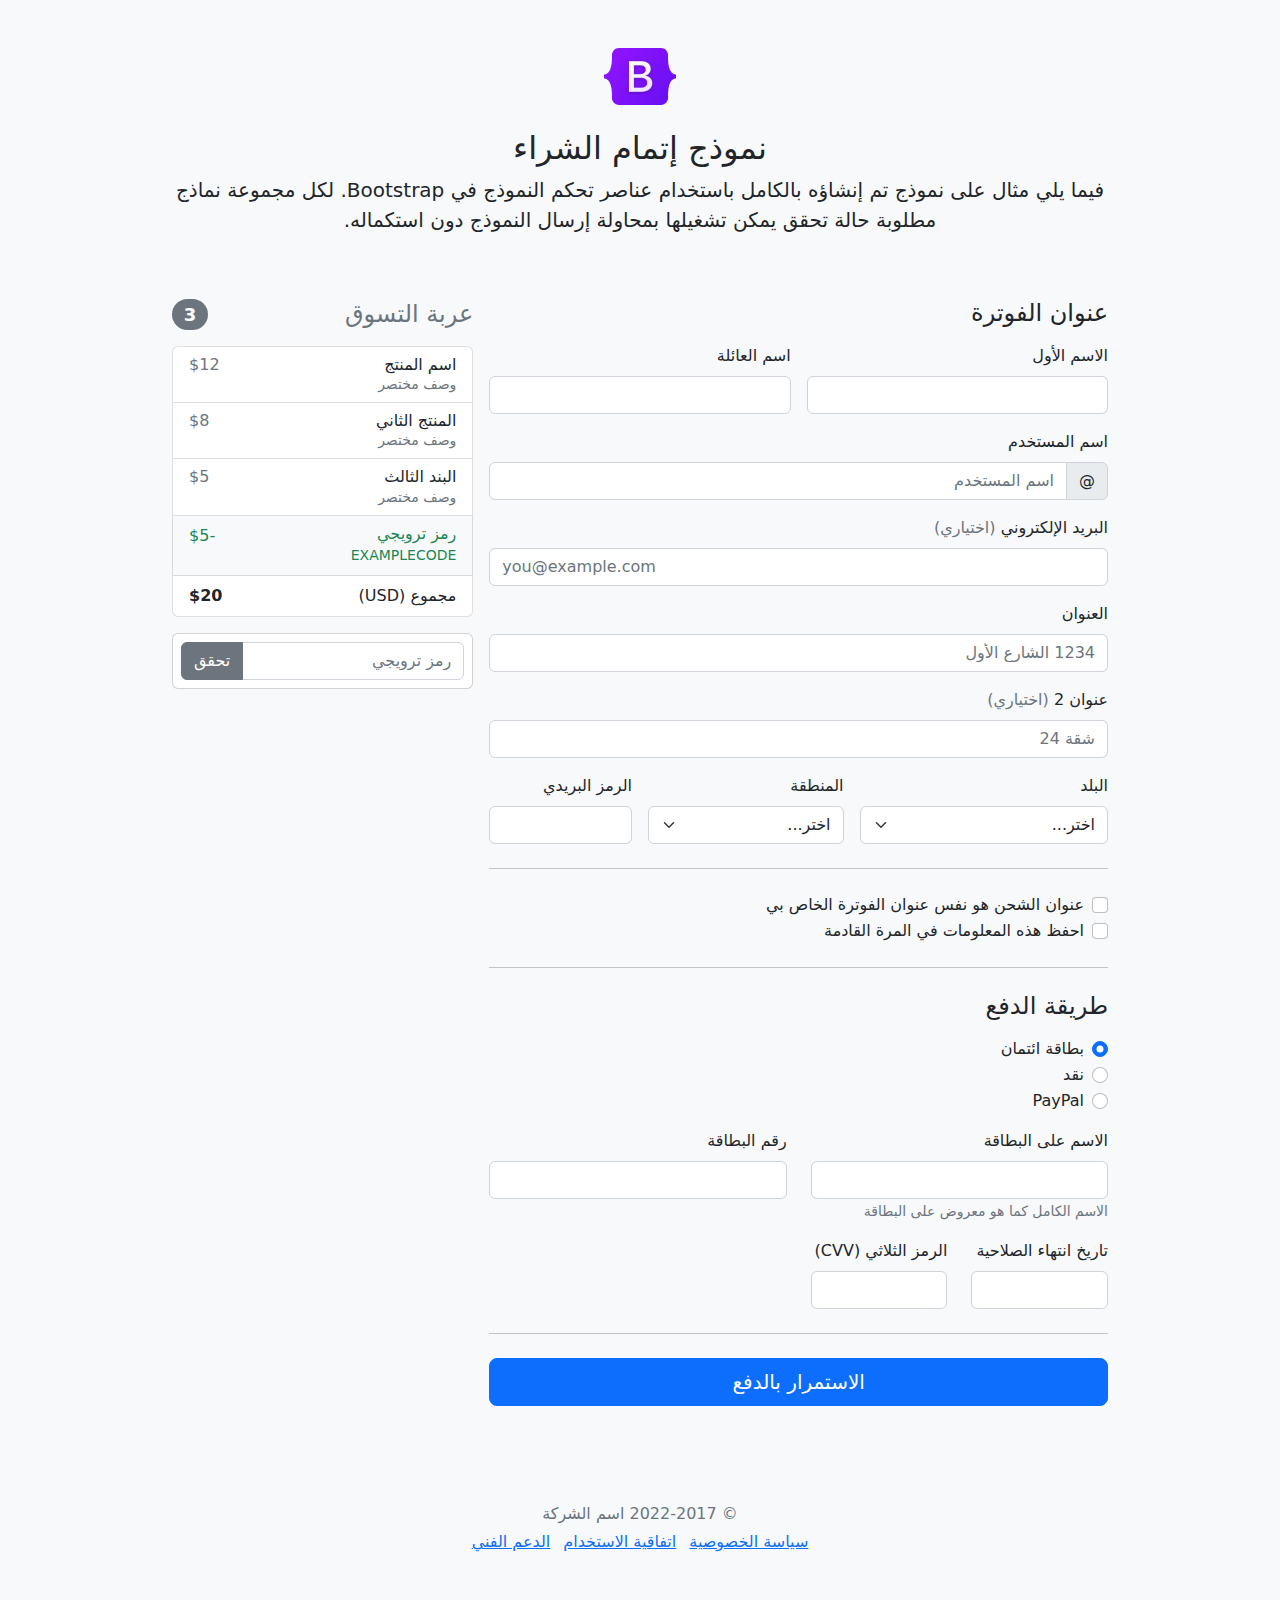
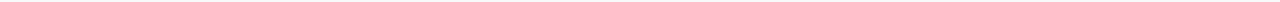
<file: bootstrap-5.2.1-examples/checkout-rtl/index.html>
<!doctype html>
<html lang="ar" dir="rtl">
  <head>
    <meta charset="utf-8">
    <meta name="viewport" content="width=device-width, initial-scale=1">
    <meta name="description" content="">
    <meta name="author" content="Mark Otto, Jacob Thornton, and Bootstrap contributors">
    <meta name="generator" content="Hugo 0.101.0">
    <title>مثال إتمام الشراء · Bootstrap v5.2</title>

    <link rel="canonical" href="https://getbootstrap.com/docs/5.2/examples/checkout-rtl/">

    

    

<link href="../assets/dist/css/bootstrap.rtl.min.css" rel="stylesheet">

    <style>
      .bd-placeholder-img {
        font-size: 1.125rem;
        text-anchor: middle;
        -webkit-user-select: none;
        -moz-user-select: none;
        user-select: none;
      }

      @media (min-width: 768px) {
        .bd-placeholder-img-lg {
          font-size: 3.5rem;
        }
      }

      .b-example-divider {
        height: 3rem;
        background-color: rgba(0, 0, 0, .1);
        border: solid rgba(0, 0, 0, .15);
        border-width: 1px 0;
        box-shadow: inset 0 .5em 1.5em rgba(0, 0, 0, .1), inset 0 .125em .5em rgba(0, 0, 0, .15);
      }

      .b-example-vr {
        flex-shrink: 0;
        width: 1.5rem;
        height: 100vh;
      }

      .bi {
        vertical-align: -.125em;
        fill: currentColor;
      }

      .nav-scroller {
        position: relative;
        z-index: 2;
        height: 2.75rem;
        overflow-y: hidden;
      }

      .nav-scroller .nav {
        display: flex;
        flex-wrap: nowrap;
        padding-bottom: 1rem;
        margin-top: -1px;
        overflow-x: auto;
        text-align: center;
        white-space: nowrap;
        -webkit-overflow-scrolling: touch;
      }
    </style>

    
    <!-- Custom styles for this template -->
    <link href="../checkout/form-validation.css" rel="stylesheet">
  </head>
  <body class="bg-light">
    
<div class="container">
  <main>
    <div class="py-5 text-center">
      <img class="d-block mx-auto mb-4" src="../assets/brand/bootstrap-logo.svg" alt="" width="72" height="57">
      <h2>نموذج إتمام الشراء</h2>
      <p class="lead">فيما يلي مثال على نموذج تم إنشاؤه بالكامل باستخدام عناصر تحكم النموذج في Bootstrap. لكل مجموعة نماذج مطلوبة حالة تحقق يمكن تشغيلها بمحاولة إرسال النموذج دون استكماله.</p>
    </div>

    <div class="row g-3">
      <div class="col-md-5 col-lg-4 order-md-last">
        <h4 class="d-flex justify-content-between align-items-center mb-3">
          <span class="text-muted">عربة التسوق</span>
          <span class="badge bg-secondary rounded-pill">3</span>
        </h4>
        <ul class="list-group mb-3">
          <li class="list-group-item d-flex justify-content-between lh-sm">
            <div>
              <h6 class="my-0">اسم المنتج</h6>
              <small class="text-muted">وصف مختصر</small>
            </div>
            <span class="text-muted">$12</span>
          </li>
          <li class="list-group-item d-flex justify-content-between lh-sm">
            <div>
              <h6 class="my-0">المنتج الثاني</h6>
              <small class="text-muted">وصف مختصر</small>
            </div>
            <span class="text-muted">$8</span>
          </li>
          <li class="list-group-item d-flex justify-content-between lh-sm">
            <div>
              <h6 class="my-0">البند الثالث</h6>
              <small class="text-muted">وصف مختصر</small>
            </div>
            <span class="text-muted">$5</span>
          </li>
          <li class="list-group-item d-flex justify-content-between bg-light">
            <div class="text-success">
              <h6 class="my-0">رمز ترويجي</h6>
              <small>EXAMPLECODE</small>
            </div>
            <span class="text-success">-$5</span>
          </li>
          <li class="list-group-item d-flex justify-content-between">
            <span>مجموع (USD)</span>
            <strong>$20</strong>
          </li>
        </ul>

        <form class="card p-2">
          <div class="input-group">
            <input type="text" class="form-control" placeholder="رمز ترويجي">
            <button type="submit" class="btn btn-secondary">تحقق</button>
          </div>
        </form>
      </div>
      <div class="col-md-7 col-lg-8">
        <h4 class="mb-3">عنوان الفوترة</h4>
        <form class="needs-validation" novalidate>
          <div class="row g-3">
            <div class="col-sm-6">
              <label for="firstName" class="form-label">الاسم الأول</label>
              <input type="text" class="form-control" id="firstName" placeholder="" value="" required>
              <div class="invalid-feedback">
                يرجى إدخال اسم أول صحيح.
              </div>
            </div>

            <div class="col-sm-6">
              <label for="lastName" class="form-label">اسم العائلة</label>
              <input type="text" class="form-control" id="lastName" placeholder="" value="" required>
              <div class="invalid-feedback">
                يرجى إدخال اسم عائلة صحيح.
              </div>
            </div>

            <div class="col-12">
              <label for="username" class="form-label">اسم المستخدم</label>
              <div class="input-group has-validation">
                <span class="input-group-text">@</span>
                <input type="text" class="form-control" id="username" placeholder="اسم المستخدم" required>
              <div class="invalid-feedback">
                اسم المستخدم الخاص بك مطلوب.
                </div>
              </div>
            </div>

            <div class="col-12">
              <label for="email" class="form-label">البريد الإلكتروني <span class="text-muted">(اختياري)</span></label>
              <input type="email" class="form-control" id="email" placeholder="you@example.com">
              <div class="invalid-feedback">
                يرجى إدخال عنوان بريد إلكتروني صحيح لتصلكم تحديثات الشحن.
              </div>
            </div>

            <div class="col-12">
              <label for="address" class="form-label">العنوان</label>
              <input type="text" class="form-control" id="address" placeholder="1234 الشارع الأول" required>
              <div class="invalid-feedback">
                يرجى إدخال عنوان الشحن الخاص بك.
              </div>
            </div>

            <div class="col-12">
              <label for="address2" class="form-label">عنوان 2 <span class="text-muted">(اختياري)</span></label>
              <input type="text" class="form-control" id="address2" placeholder="شقة 24">
            </div>

            <div class="col-md-5">
              <label for="country" class="form-label">البلد</label>
              <select class="form-select" id="country" required>
                <option value="">اختر...</option>
                <option>الولايات المتحدة الأمريكية</option>
              </select>
              <div class="invalid-feedback">
                يرجى اختيار بلد صحيح.
              </div>
            </div>

            <div class="col-md-4">
              <label for="state" class="form-label">المنطقة</label>
              <select class="form-select" id="state" required>
                <option value="">اختر...</option>
                <option>كاليفورنيا</option>
              </select>
              <div class="invalid-feedback">
                يرجى اختيار اسم منطقة صحيح.
              </div>
            </div>

            <div class="col-md-3">
              <label for="zip" class="form-label">الرمز البريدي</label>
              <input type="text" class="form-control" id="zip" placeholder="" required>
              <div class="invalid-feedback">
                الرمز البريدي مطلوب.
              </div>
            </div>
          </div>

          <hr class="my-4">

          <div class="form-check">
            <input type="checkbox" class="form-check-input" id="same-address">
            <label class="form-check-label" for="same-address">عنوان الشحن هو نفس عنوان الفوترة الخاص بي</label>
          </div>

          <div class="form-check">
            <input type="checkbox" class="form-check-input" id="save-info">
            <label class="form-check-label" for="save-info">احفظ هذه المعلومات في المرة القادمة</label>
          </div>

          <hr class="my-4">

          <h4 class="mb-3">طريقة الدفع</h4>

          <div class="my-3">
            <div class="form-check">
              <input id="credit" name="paymentMethod" type="radio" class="form-check-input" checked required>
              <label class="form-check-label" for="credit">بطاقة ائتمان</label>
            </div>
            <div class="form-check">
              <input id="cash" name="paymentMethod" type="radio" class="form-check-input" required>
              <label class="form-check-label" for="cash">نقد</label>
            </div>
            <div class="form-check">
              <input id="paypal" name="paymentMethod" type="radio" class="form-check-input" required>
              <label class="form-check-label" for="paypal">PayPal</label>
            </div>
          </div>

          <div class="row gy-3">
            <div class="col-md-6">
              <label for="cc-name" class="form-label">الاسم على البطاقة</label>
              <input type="text" class="form-control" id="cc-name" placeholder="" required>
              <small class="text-muted">الاسم الكامل كما هو معروض على البطاقة</small>
              <div class="invalid-feedback">
                الاسم على البطاقة مطلوب
              </div>
            </div>

            <div class="col-md-6">
              <label for="cc-number" class="form-label">رقم البطاقة</label>
              <input type="text" class="form-control" id="cc-number" placeholder="" required>
              <div class="invalid-feedback">
                رقم بطاقة الائتمان مطلوب
              </div>
            </div>

            <div class="col-md-3">
              <label for="cc-expiration" class="form-label">تاريخ انتهاء الصلاحية</label>
              <input type="text" class="form-control" id="cc-expiration" placeholder="" required>
              <div class="invalid-feedback">
                تاريخ انتهاء الصلاحية مطلوب
              </div>
            </div>

            <div class="col-md-3">
              <label for="cc-cvv" class="form-label">الرمز الثلاثي (CVV)</label>
              <input type="text" class="form-control" id="cc-cvv" placeholder="" required>
              <div class="invalid-feedback">
                رمز الحماية مطلوب
              </div>
            </div>
          </div>

          <hr class="my-4">

          <button class="w-100 btn btn-primary btn-lg" type="submit">الاستمرار بالدفع</button>
        </form>
      </div>
    </div>
  </main>
  <footer class="my-5 pt-5 text-muted text-center text-small">
    <p class="mb-1">&copy; 2022-2017 اسم الشركة</p>
    <ul class="list-inline">
      <li class="list-inline-item"><a href="#">سياسة الخصوصية</a></li>
      <li class="list-inline-item"><a href="#">اتفاقية الاستخدام</a></li>
      <li class="list-inline-item"><a href="#">الدعم الفني</a></li>
    </ul>
  </footer>
</div>


    <script src="../assets/dist/js/bootstrap.bundle.min.js"></script>

      <script src="../checkout/form-validation.js"></script>
  </body>
</html>
</file>
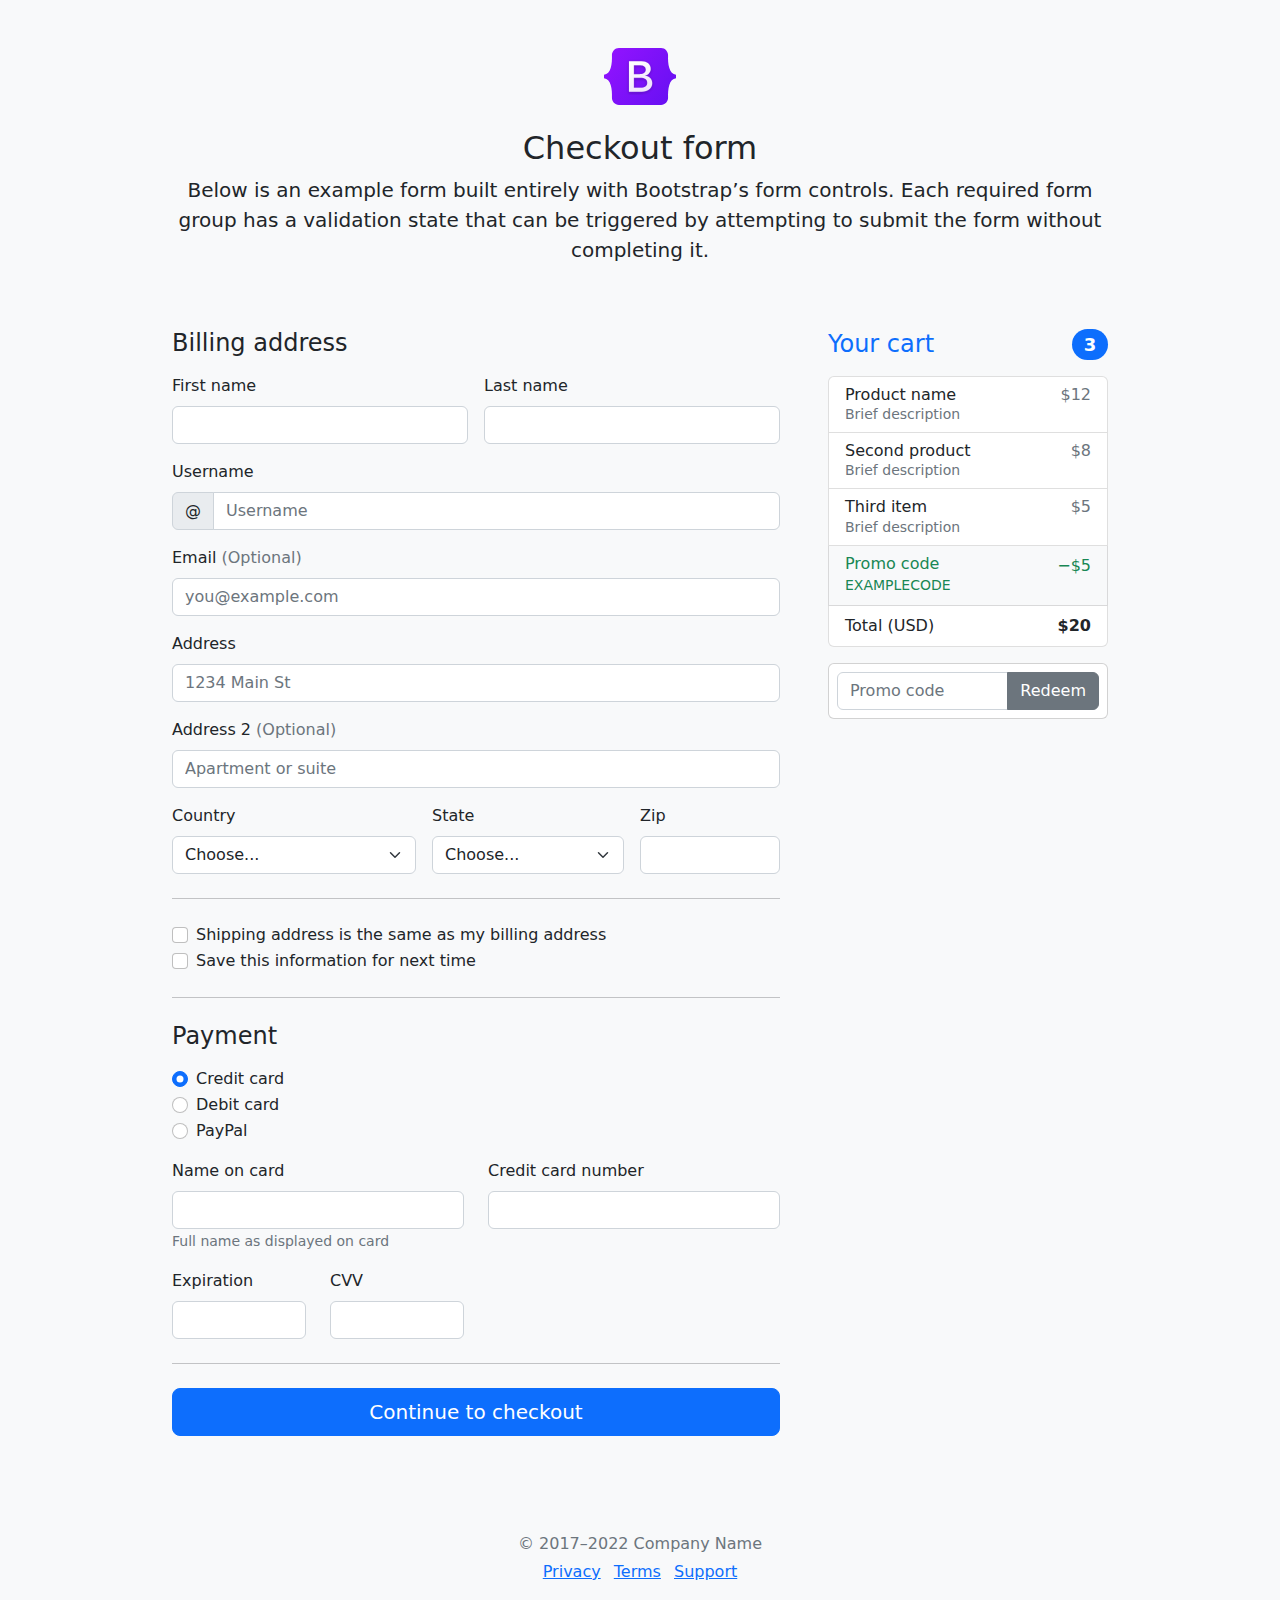
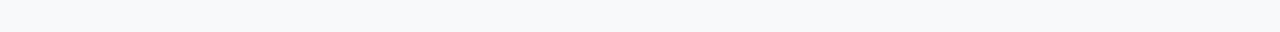
<file: bootstrap-5.2.1-examples/checkout/index.html>
<!doctype html>
<html lang="en">
  <head>
    <meta charset="utf-8">
    <meta name="viewport" content="width=device-width, initial-scale=1">
    <meta name="description" content="">
    <meta name="author" content="Mark Otto, Jacob Thornton, and Bootstrap contributors">
    <meta name="generator" content="Hugo 0.101.0">
    <title>Checkout example · Bootstrap v5.2</title>

    <link rel="canonical" href="https://getbootstrap.com/docs/5.2/examples/checkout/">

    

    

<link href="../assets/dist/css/bootstrap.min.css" rel="stylesheet">

    <style>
      .bd-placeholder-img {
        font-size: 1.125rem;
        text-anchor: middle;
        -webkit-user-select: none;
        -moz-user-select: none;
        user-select: none;
      }

      @media (min-width: 768px) {
        .bd-placeholder-img-lg {
          font-size: 3.5rem;
        }
      }

      .b-example-divider {
        height: 3rem;
        background-color: rgba(0, 0, 0, .1);
        border: solid rgba(0, 0, 0, .15);
        border-width: 1px 0;
        box-shadow: inset 0 .5em 1.5em rgba(0, 0, 0, .1), inset 0 .125em .5em rgba(0, 0, 0, .15);
      }

      .b-example-vr {
        flex-shrink: 0;
        width: 1.5rem;
        height: 100vh;
      }

      .bi {
        vertical-align: -.125em;
        fill: currentColor;
      }

      .nav-scroller {
        position: relative;
        z-index: 2;
        height: 2.75rem;
        overflow-y: hidden;
      }

      .nav-scroller .nav {
        display: flex;
        flex-wrap: nowrap;
        padding-bottom: 1rem;
        margin-top: -1px;
        overflow-x: auto;
        text-align: center;
        white-space: nowrap;
        -webkit-overflow-scrolling: touch;
      }
    </style>

    
    <!-- Custom styles for this template -->
    <link href="form-validation.css" rel="stylesheet">
  </head>
  <body class="bg-light">
    
<div class="container">
  <main>
    <div class="py-5 text-center">
      <img class="d-block mx-auto mb-4" src="../assets/brand/bootstrap-logo.svg" alt="" width="72" height="57">
      <h2>Checkout form</h2>
      <p class="lead">Below is an example form built entirely with Bootstrap’s form controls. Each required form group has a validation state that can be triggered by attempting to submit the form without completing it.</p>
    </div>

    <div class="row g-5">
      <div class="col-md-5 col-lg-4 order-md-last">
        <h4 class="d-flex justify-content-between align-items-center mb-3">
          <span class="text-primary">Your cart</span>
          <span class="badge bg-primary rounded-pill">3</span>
        </h4>
        <ul class="list-group mb-3">
          <li class="list-group-item d-flex justify-content-between lh-sm">
            <div>
              <h6 class="my-0">Product name</h6>
              <small class="text-muted">Brief description</small>
            </div>
            <span class="text-muted">$12</span>
          </li>
          <li class="list-group-item d-flex justify-content-between lh-sm">
            <div>
              <h6 class="my-0">Second product</h6>
              <small class="text-muted">Brief description</small>
            </div>
            <span class="text-muted">$8</span>
          </li>
          <li class="list-group-item d-flex justify-content-between lh-sm">
            <div>
              <h6 class="my-0">Third item</h6>
              <small class="text-muted">Brief description</small>
            </div>
            <span class="text-muted">$5</span>
          </li>
          <li class="list-group-item d-flex justify-content-between bg-light">
            <div class="text-success">
              <h6 class="my-0">Promo code</h6>
              <small>EXAMPLECODE</small>
            </div>
            <span class="text-success">−$5</span>
          </li>
          <li class="list-group-item d-flex justify-content-between">
            <span>Total (USD)</span>
            <strong>$20</strong>
          </li>
        </ul>

        <form class="card p-2">
          <div class="input-group">
            <input type="text" class="form-control" placeholder="Promo code">
            <button type="submit" class="btn btn-secondary">Redeem</button>
          </div>
        </form>
      </div>
      <div class="col-md-7 col-lg-8">
        <h4 class="mb-3">Billing address</h4>
        <form class="needs-validation" novalidate>
          <div class="row g-3">
            <div class="col-sm-6">
              <label for="firstName" class="form-label">First name</label>
              <input type="text" class="form-control" id="firstName" placeholder="" value="" required>
              <div class="invalid-feedback">
                Valid first name is required.
              </div>
            </div>

            <div class="col-sm-6">
              <label for="lastName" class="form-label">Last name</label>
              <input type="text" class="form-control" id="lastName" placeholder="" value="" required>
              <div class="invalid-feedback">
                Valid last name is required.
              </div>
            </div>

            <div class="col-12">
              <label for="username" class="form-label">Username</label>
              <div class="input-group has-validation">
                <span class="input-group-text">@</span>
                <input type="text" class="form-control" id="username" placeholder="Username" required>
              <div class="invalid-feedback">
                  Your username is required.
                </div>
              </div>
            </div>

            <div class="col-12">
              <label for="email" class="form-label">Email <span class="text-muted">(Optional)</span></label>
              <input type="email" class="form-control" id="email" placeholder="you@example.com">
              <div class="invalid-feedback">
                Please enter a valid email address for shipping updates.
              </div>
            </div>

            <div class="col-12">
              <label for="address" class="form-label">Address</label>
              <input type="text" class="form-control" id="address" placeholder="1234 Main St" required>
              <div class="invalid-feedback">
                Please enter your shipping address.
              </div>
            </div>

            <div class="col-12">
              <label for="address2" class="form-label">Address 2 <span class="text-muted">(Optional)</span></label>
              <input type="text" class="form-control" id="address2" placeholder="Apartment or suite">
            </div>

            <div class="col-md-5">
              <label for="country" class="form-label">Country</label>
              <select class="form-select" id="country" required>
                <option value="">Choose...</option>
                <option>United States</option>
              </select>
              <div class="invalid-feedback">
                Please select a valid country.
              </div>
            </div>

            <div class="col-md-4">
              <label for="state" class="form-label">State</label>
              <select class="form-select" id="state" required>
                <option value="">Choose...</option>
                <option>California</option>
              </select>
              <div class="invalid-feedback">
                Please provide a valid state.
              </div>
            </div>

            <div class="col-md-3">
              <label for="zip" class="form-label">Zip</label>
              <input type="text" class="form-control" id="zip" placeholder="" required>
              <div class="invalid-feedback">
                Zip code required.
              </div>
            </div>
          </div>

          <hr class="my-4">

          <div class="form-check">
            <input type="checkbox" class="form-check-input" id="same-address">
            <label class="form-check-label" for="same-address">Shipping address is the same as my billing address</label>
          </div>

          <div class="form-check">
            <input type="checkbox" class="form-check-input" id="save-info">
            <label class="form-check-label" for="save-info">Save this information for next time</label>
          </div>

          <hr class="my-4">

          <h4 class="mb-3">Payment</h4>

          <div class="my-3">
            <div class="form-check">
              <input id="credit" name="paymentMethod" type="radio" class="form-check-input" checked required>
              <label class="form-check-label" for="credit">Credit card</label>
            </div>
            <div class="form-check">
              <input id="debit" name="paymentMethod" type="radio" class="form-check-input" required>
              <label class="form-check-label" for="debit">Debit card</label>
            </div>
            <div class="form-check">
              <input id="paypal" name="paymentMethod" type="radio" class="form-check-input" required>
              <label class="form-check-label" for="paypal">PayPal</label>
            </div>
          </div>

          <div class="row gy-3">
            <div class="col-md-6">
              <label for="cc-name" class="form-label">Name on card</label>
              <input type="text" class="form-control" id="cc-name" placeholder="" required>
              <small class="text-muted">Full name as displayed on card</small>
              <div class="invalid-feedback">
                Name on card is required
              </div>
            </div>

            <div class="col-md-6">
              <label for="cc-number" class="form-label">Credit card number</label>
              <input type="text" class="form-control" id="cc-number" placeholder="" required>
              <div class="invalid-feedback">
                Credit card number is required
              </div>
            </div>

            <div class="col-md-3">
              <label for="cc-expiration" class="form-label">Expiration</label>
              <input type="text" class="form-control" id="cc-expiration" placeholder="" required>
              <div class="invalid-feedback">
                Expiration date required
              </div>
            </div>

            <div class="col-md-3">
              <label for="cc-cvv" class="form-label">CVV</label>
              <input type="text" class="form-control" id="cc-cvv" placeholder="" required>
              <div class="invalid-feedback">
                Security code required
              </div>
            </div>
          </div>

          <hr class="my-4">

          <button class="w-100 btn btn-primary btn-lg" type="submit">Continue to checkout</button>
        </form>
      </div>
    </div>
  </main>

  <footer class="my-5 pt-5 text-muted text-center text-small">
    <p class="mb-1">&copy; 2017–2022 Company Name</p>
    <ul class="list-inline">
      <li class="list-inline-item"><a href="#">Privacy</a></li>
      <li class="list-inline-item"><a href="#">Terms</a></li>
      <li class="list-inline-item"><a href="#">Support</a></li>
    </ul>
  </footer>
</div>


    <script src="../assets/dist/js/bootstrap.bundle.min.js"></script>

      <script src="form-validation.js"></script>
  </body>
</html>
</file>
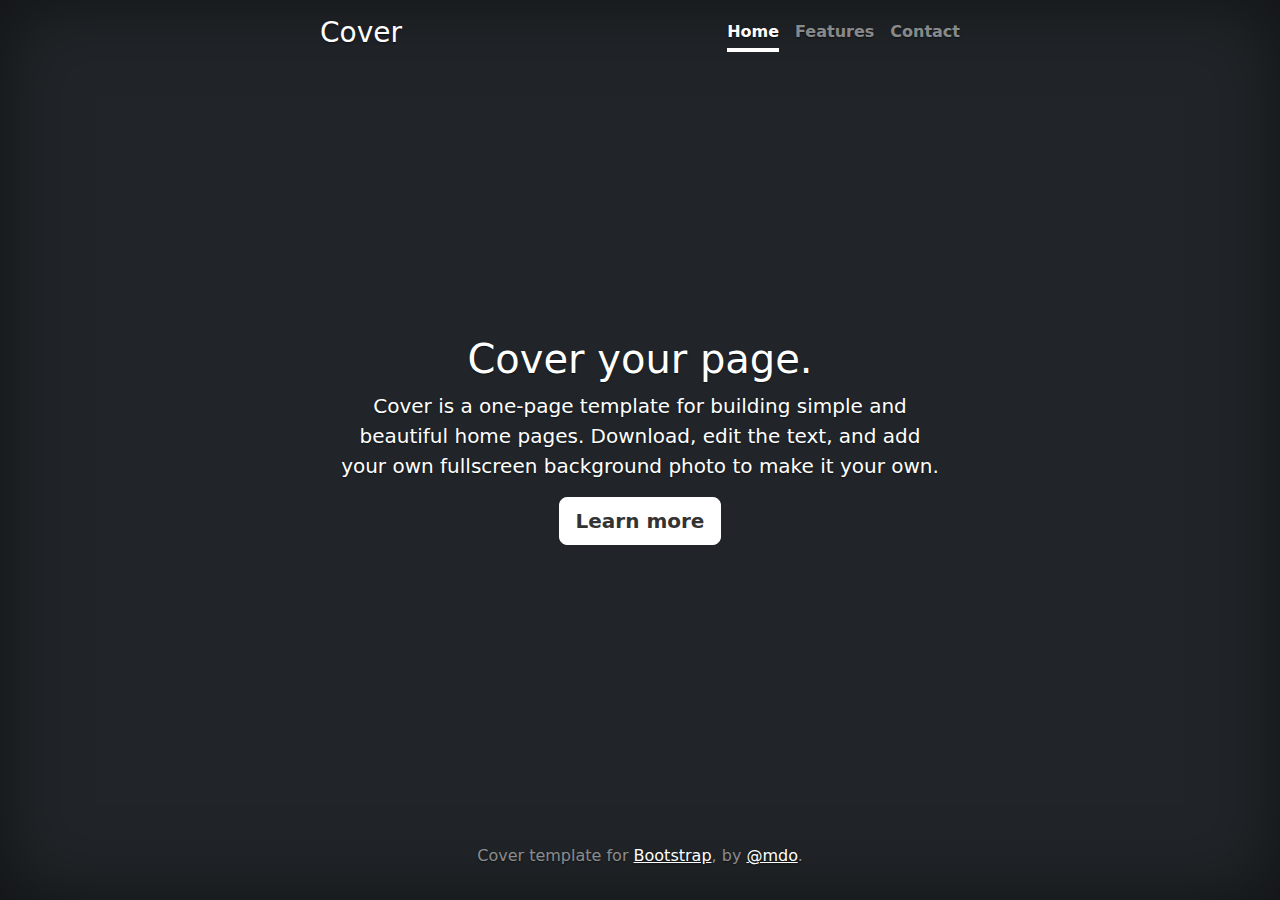
<file: bootstrap-5.2.1-examples/cover/index.html>
<!doctype html>
<html lang="en" class="h-100">
  <head>
    <meta charset="utf-8">
    <meta name="viewport" content="width=device-width, initial-scale=1">
    <meta name="description" content="">
    <meta name="author" content="Mark Otto, Jacob Thornton, and Bootstrap contributors">
    <meta name="generator" content="Hugo 0.101.0">
    <title>Cover Template · Bootstrap v5.2</title>

    <link rel="canonical" href="https://getbootstrap.com/docs/5.2/examples/cover/">

    

    

<link href="../assets/dist/css/bootstrap.min.css" rel="stylesheet">

    <style>
      .bd-placeholder-img {
        font-size: 1.125rem;
        text-anchor: middle;
        -webkit-user-select: none;
        -moz-user-select: none;
        user-select: none;
      }

      @media (min-width: 768px) {
        .bd-placeholder-img-lg {
          font-size: 3.5rem;
        }
      }

      .b-example-divider {
        height: 3rem;
        background-color: rgba(0, 0, 0, .1);
        border: solid rgba(0, 0, 0, .15);
        border-width: 1px 0;
        box-shadow: inset 0 .5em 1.5em rgba(0, 0, 0, .1), inset 0 .125em .5em rgba(0, 0, 0, .15);
      }

      .b-example-vr {
        flex-shrink: 0;
        width: 1.5rem;
        height: 100vh;
      }

      .bi {
        vertical-align: -.125em;
        fill: currentColor;
      }

      .nav-scroller {
        position: relative;
        z-index: 2;
        height: 2.75rem;
        overflow-y: hidden;
      }

      .nav-scroller .nav {
        display: flex;
        flex-wrap: nowrap;
        padding-bottom: 1rem;
        margin-top: -1px;
        overflow-x: auto;
        text-align: center;
        white-space: nowrap;
        -webkit-overflow-scrolling: touch;
      }
    </style>

    
    <!-- Custom styles for this template -->
    <link href="cover.css" rel="stylesheet">
  </head>
  <body class="d-flex h-100 text-center text-bg-dark">
    
<div class="cover-container d-flex w-100 h-100 p-3 mx-auto flex-column">
  <header class="mb-auto">
    <div>
      <h3 class="float-md-start mb-0">Cover</h3>
      <nav class="nav nav-masthead justify-content-center float-md-end">
        <a class="nav-link fw-bold py-1 px-0 active" aria-current="page" href="#">Home</a>
        <a class="nav-link fw-bold py-1 px-0" href="#">Features</a>
        <a class="nav-link fw-bold py-1 px-0" href="#">Contact</a>
      </nav>
    </div>
  </header>

  <main class="px-3">
    <h1>Cover your page.</h1>
    <p class="lead">Cover is a one-page template for building simple and beautiful home pages. Download, edit the text, and add your own fullscreen background photo to make it your own.</p>
    <p class="lead">
      <a href="#" class="btn btn-lg btn-secondary fw-bold border-white bg-white">Learn more</a>
    </p>
  </main>

  <footer class="mt-auto text-white-50">
    <p>Cover template for <a href="https://getbootstrap.com/" class="text-white">Bootstrap</a>, by <a href="https://twitter.com/mdo" class="text-white">@mdo</a>.</p>
  </footer>
</div>


    
  </body>
</html>
</file>
<file: bootstrap-5.2.1-examples/blog/blog.rtl.css>
/* stylelint-disable selector-list-comma-newline-after */

.blog-header {
  border-bottom: 1px solid #e5e5e5;
}

.blog-header-logo {
  font-family: Amiri, Georgia, "Times New Roman", serif;
  font-size: 2.25rem;
}

.blog-header-logo:hover {
  text-decoration: none;
}

h1, h2, h3, h4, h5, h6 {
  font-family: Amiri, Georgia, "Times New Roman", serif;
}

.display-4 {
  font-size: 2.5rem;
}
@media (min-width: 768px) {
  .display-4 {
    font-size: 3rem;
  }
}

.flex-auto {
  flex: 0 0 auto;
}

.h-250 { height: 250px; }
@media (min-width: 768px) {
  .h-md-250 { height: 250px; }
}

/* Pagination */
.blog-pagination {
  margin-bottom: 4rem;
}

/*
 * Blog posts
 */
.blog-post {
  margin-bottom: 4rem;
}
.blog-post-title {
  font-size: 2.5rem;
}
.blog-post-meta {
  margin-bottom: 1.25rem;
  color: #727272;
}

/*
 * Footer
 */
.blog-footer {
  padding: 2.5rem 0;
  color: #727272;
  text-align: center;
  background-color: #f9f9f9;
  border-top: .05rem solid #e5e5e5;
}
.blog-footer p:last-child {
  margin-bottom: 0;
}
</file>
<file: bootstrap-5.2.1-examples/blog/blog.css>
/* stylelint-disable selector-list-comma-newline-after */

.blog-header {
  border-bottom: 1px solid #e5e5e5;
}

.blog-header-logo {
  font-family: "Playfair Display", Georgia, "Times New Roman", serif/*rtl:Amiri, Georgia, "Times New Roman", serif*/;
  font-size: 2.25rem;
}

.blog-header-logo:hover {
  text-decoration: none;
}

h1, h2, h3, h4, h5, h6 {
  font-family: "Playfair Display", Georgia, "Times New Roman", serif/*rtl:Amiri, Georgia, "Times New Roman", serif*/;
}

.display-4 {
  font-size: 2.5rem;
}
@media (min-width: 768px) {
  .display-4 {
    font-size: 3rem;
  }
}

.flex-auto {
  flex: 0 0 auto;
}

.h-250 { height: 250px; }
@media (min-width: 768px) {
  .h-md-250 { height: 250px; }
}

/* Pagination */
.blog-pagination {
  margin-bottom: 4rem;
}

/*
 * Blog posts
 */
.blog-post {
  margin-bottom: 4rem;
}
.blog-post-title {
  font-size: 2.5rem;
}
.blog-post-meta {
  margin-bottom: 1.25rem;
  color: #727272;
}

/*
 * Footer
 */
.blog-footer {
  padding: 2.5rem 0;
  color: #727272;
  text-align: center;
  background-color: #f9f9f9;
  border-top: .05rem solid #e5e5e5;
}
.blog-footer p:last-child {
  margin-bottom: 0;
}
</file>
<file: bootstrap-5.2.1-examples/carousel/carousel.rtl.css>
/* GLOBAL STYLES
-------------------------------------------------- */
/* Padding below the footer and lighter body text */

body {
  padding-top: 3rem;
  padding-bottom: 3rem;
  color: #5a5a5a;
}


/* CUSTOMIZE THE CAROUSEL
-------------------------------------------------- */

/* Carousel base class */
.carousel {
  margin-bottom: 4rem;
}
/* Since positioning the image, we need to help out the caption */
.carousel-caption {
  bottom: 3rem;
  z-index: 10;
}

/* Declare heights because of positioning of img element */
.carousel-item {
  height: 32rem;
}


/* MARKETING CONTENT
-------------------------------------------------- */

/* Center align the text within the three columns below the carousel */
.marketing .col-lg-4 {
  margin-bottom: 1.5rem;
  text-align: center;
}
.marketing .col-lg-4 p {
  margin-right: .75rem;
  margin-left: .75rem;
}


/* Featurettes
------------------------- */

.featurette-divider {
  margin: 5rem 0; /* Space out the Bootstrap <hr> more */
}

/* Thin out the marketing headings */

/* RESPONSIVE CSS
-------------------------------------------------- */

@media (min-width: 40em) {
  /* Bump up size of carousel content */
  .carousel-caption p {
    margin-bottom: 1.25rem;
    font-size: 1.25rem;
    line-height: 1.4;
  }

  .featurette-heading {
    font-size: 50px;
  }
}

@media (min-width: 62em) {
  .featurette-heading {
    margin-top: 7rem;
  }
}
</file>
<file: bootstrap-5.2.1-examples/carousel/carousel.css>
/* GLOBAL STYLES
-------------------------------------------------- */
/* Padding below the footer and lighter body text */

body {
  padding-top: 3rem;
  padding-bottom: 3rem;
  color: #5a5a5a;
}


/* CUSTOMIZE THE CAROUSEL
-------------------------------------------------- */

/* Carousel base class */
.carousel {
  margin-bottom: 4rem;
}
/* Since positioning the image, we need to help out the caption */
.carousel-caption {
  bottom: 3rem;
  z-index: 10;
}

/* Declare heights because of positioning of img element */
.carousel-item {
  height: 32rem;
}


/* MARKETING CONTENT
-------------------------------------------------- */

/* Center align the text within the three columns below the carousel */
.marketing .col-lg-4 {
  margin-bottom: 1.5rem;
  text-align: center;
}
/* rtl:begin:ignore */
.marketing .col-lg-4 p {
  margin-right: .75rem;
  margin-left: .75rem;
}
/* rtl:end:ignore */


/* Featurettes
------------------------- */

.featurette-divider {
  margin: 5rem 0; /* Space out the Bootstrap <hr> more */
}

/* Thin out the marketing headings */
/* rtl:begin:remove */
.featurette-heading {
  letter-spacing: -.05rem;
}

/* rtl:end:remove */

/* RESPONSIVE CSS
-------------------------------------------------- */

@media (min-width: 40em) {
  /* Bump up size of carousel content */
  .carousel-caption p {
    margin-bottom: 1.25rem;
    font-size: 1.25rem;
    line-height: 1.4;
  }

  .featurette-heading {
    font-size: 50px;
  }
}

@media (min-width: 62em) {
  .featurette-heading {
    margin-top: 7rem;
  }
}
</file>
<file: bootstrap-5.2.1-examples/checkout/form-validation.css>
.container {
  max-width: 960px;
}
</file>
<file: bootstrap-5.2.1-examples/cover/cover.css>
/*
 * Globals
 */


/* Custom default button */
.btn-secondary,
.btn-secondary:hover,
.btn-secondary:focus {
  color: #333;
  text-shadow: none; /* Prevent inheritance from `body` */
}


/*
 * Base structure
 */

body {
  text-shadow: 0 .05rem .1rem rgba(0, 0, 0, .5);
  box-shadow: inset 0 0 5rem rgba(0, 0, 0, .5);
}

.cover-container {
  max-width: 42em;
}


/*
 * Header
 */

.nav-masthead .nav-link {
  color: rgba(255, 255, 255, .5);
  border-bottom: .25rem solid transparent;
}

.nav-masthead .nav-link:hover,
.nav-masthead .nav-link:focus {
  border-bottom-color: rgba(255, 255, 255, .25);
}

.nav-masthead .nav-link + .nav-link {
  margin-left: 1rem;
}

.nav-masthead .active {
  color: #fff;
  border-bottom-color: #fff;
}
</file>
<file: bootstrap-5.2.1-examples/cheatsheet/cheatsheet.rtl.css>
body {
  scroll-behavior: smooth;
}

/**
 * Bootstrap "Journal code" icon
 * @link https://icons.getbootstrap.com/icons/journal-code/
 */
.bd-heading a::before {
  display: inline-block;
  width: 1em;
  height: 1em;
  margin-left: .25rem;
  content: "";
  background-image: url("data:image/svg+xml,%3Csvg xmlns='http://www.w3.org/2000/svg' fill='%25230d6efd' viewBox='0 0 16 16'%3E%3Cpath d='M4 1h8a2 2 0 0 1 2 2v10a2 2 0 0 1-2 2H4a2 2 0 0 1-2-2h1a1 1 0 0 0 1 1h8a1 1 0 0 0 1-1V3a1 1 0 0 0-1-1H4a1 1 0 0 0-1 1H2a2 2 0 0 1 2-2z'/%3E%3Cpath d='M2 5v-.5a.5.5 0 0 1 1 0V5h.5a.5.5 0 0 1 0 1h-2a.5.5 0 0 1 0-1H2zm0 3v-.5a.5.5 0 0 1 1 0V8h.5a.5.5 0 0 1 0 1h-2a.5.5 0 0 1 0-1H2zm0 3v-.5a.5.5 0 0 1 1 0v.5h.5a.5.5 0 0 1 0 1h-2a.5.5 0 0 1 0-1H2z'/%3E%3Cpath fill-rule='evenodd' d='M8.646 5.646a.5.5 0 0 1 .708 0l2 2a.5.5 0 0 1 0 .708l-2 2a.5.5 0 0 1-.708-.708L10.293 8 8.646 6.354a.5.5 0 0 1 0-.708zm-1.292 0a.5.5 0 0 0-.708 0l-2 2a.5.5 0 0 0 0 .708l2 2a.5.5 0 0 0 .708-.708L5.707 8l1.647-1.646a.5.5 0 0 0 0-.708z'/%3E%3C/svg%3E");
  background-size: 1em;
}

/* stylelint-disable-next-line selector-max-universal */
.bd-heading + div > * + * {
  margin-top: 3rem;
}

/* Table of contents */
.bd-aside a {
  padding: .1875rem .5rem;
  margin-top: .125rem;
  margin-right: .3125rem;
  color: rgba(0, 0, 0, .65);
}

.bd-aside a:hover,
.bd-aside a:focus {
  color: rgba(0, 0, 0, .85);
  background-color: rgba(121, 82, 179, .1);
}

.bd-aside .active {
  font-weight: 600;
  color: rgba(0, 0, 0, .85);
}

.bd-aside .btn {
  padding: .25rem .5rem;
  font-weight: 600;
  color: rgba(0, 0, 0, .65);
}

.bd-aside .btn:hover,
.bd-aside .btn:focus {
  color: rgba(0, 0, 0, .85);
  background-color: rgba(121, 82, 179, .1);
}

.bd-aside .btn:focus {
  box-shadow: 0 0 0 1px rgba(121, 82, 179, .7);
}

.bd-aside .btn::before {
  width: 1.25em;
  line-height: 0;
  content: url("data:image/svg+xml,%3csvg xmlns='http://www.w3.org/2000/svg' width='16' height='16' viewBox='0 0 16 16'%3e%3cpath fill='none' stroke='rgba%280,0,0,.5%29' stroke-linecap='round' stroke-linejoin='round' stroke-width='2' d='M5 14l6-6-6-6'/%3e%3c/svg%3e");
  transition: transform .35s ease;
  transform: rotate(180deg) translateX(-2px);
  transform-origin: .5em 50%;
}

.bd-aside .btn[aria-expanded="true"]::before {
  transform: rotate(90deg);
}


/* Examples */
.scrollspy-example {
  height: 200px;
}

[id="modal"] .bd-example .btn,
[id="buttons"] .bd-example .btn,
[id="tooltips"] .bd-example .btn,
[id="popovers"] .bd-example .btn,
[id="dropdowns"] .bd-example .btn-group,
[id="dropdowns"] .bd-example .dropdown,
[id="dropdowns"] .bd-example .dropup,
[id="dropdowns"] .bd-example .dropend,
[id="dropdowns"] .bd-example .dropstart {
  margin: 0 0 1rem 1rem;
}

/* Layout */
@media (min-width: 1200px) {
  body {
    display: grid;
    grid-template-rows: auto;
    grid-template-columns: 1fr 4fr 1fr;
    gap: 1rem;
  }

  .bd-header {
    position: fixed;
    top: 0;
    right: 0;
    left: 0;
    z-index: 1030;
    grid-column: 1 / span 3;
  }

  .bd-aside,
  .bd-cheatsheet {
    padding-top: 4rem;
  }

  /**
   * 1. Too bad only Firefox supports subgrids ATM
   */
  .bd-cheatsheet,
  .bd-cheatsheet section,
  .bd-cheatsheet article {
    display: inherit; /* 1 */
    grid-template-rows: auto;
    grid-template-columns: 1fr 4fr;
    grid-column: 1 / span 2;
    gap: inherit; /* 1 */
  }

  .bd-aside {
    grid-area: 1 / 3;
    scroll-margin-top: 4rem;
  }

  .bd-cheatsheet section,
  .bd-cheatsheet section > h2 {
    top: 2rem;
    scroll-margin-top: 2rem;
  }

  .bd-cheatsheet section > h2::before {
    position: absolute;
    top: 0;
    right: 0;
    bottom: -2rem;
    left: 0;
    z-index: -1;
    content: "";
    background-image: linear-gradient(to bottom, rgba(255, 255, 255, 1) calc(100% - 3rem), rgba(255, 255, 255, .01));
  }

  .bd-cheatsheet article,
  .bd-cheatsheet .bd-heading {
    top: 8rem;
    scroll-margin-top: 8rem;
  }

  .bd-cheatsheet .bd-heading {
    z-index: 1;
  }
}
</file>
<file: bootstrap-5.2.1-examples/cheatsheet/cheatsheet.css>
body {
  scroll-behavior: smooth;
}

/**
 * Bootstrap "Journal code" icon
 * @link https://icons.getbootstrap.com/icons/journal-code/
 */
.bd-heading a::before {
  display: inline-block;
  width: 1em;
  height: 1em;
  margin-right: .25rem;
  content: "";
  background-image: url("data:image/svg+xml,%3Csvg xmlns='http://www.w3.org/2000/svg' fill='%25230d6efd' viewBox='0 0 16 16'%3E%3Cpath d='M4 1h8a2 2 0 0 1 2 2v10a2 2 0 0 1-2 2H4a2 2 0 0 1-2-2h1a1 1 0 0 0 1 1h8a1 1 0 0 0 1-1V3a1 1 0 0 0-1-1H4a1 1 0 0 0-1 1H2a2 2 0 0 1 2-2z'/%3E%3Cpath d='M2 5v-.5a.5.5 0 0 1 1 0V5h.5a.5.5 0 0 1 0 1h-2a.5.5 0 0 1 0-1H2zm0 3v-.5a.5.5 0 0 1 1 0V8h.5a.5.5 0 0 1 0 1h-2a.5.5 0 0 1 0-1H2zm0 3v-.5a.5.5 0 0 1 1 0v.5h.5a.5.5 0 0 1 0 1h-2a.5.5 0 0 1 0-1H2z'/%3E%3Cpath fill-rule='evenodd' d='M8.646 5.646a.5.5 0 0 1 .708 0l2 2a.5.5 0 0 1 0 .708l-2 2a.5.5 0 0 1-.708-.708L10.293 8 8.646 6.354a.5.5 0 0 1 0-.708zm-1.292 0a.5.5 0 0 0-.708 0l-2 2a.5.5 0 0 0 0 .708l2 2a.5.5 0 0 0 .708-.708L5.707 8l1.647-1.646a.5.5 0 0 0 0-.708z'/%3E%3C/svg%3E");
  background-size: 1em;
}

/* stylelint-disable-next-line selector-max-universal */
.bd-heading + div > * + * {
  margin-top: 3rem;
}

/* Table of contents */
.bd-aside a {
  padding: .1875rem .5rem;
  margin-top: .125rem;
  margin-left: .3125rem;
  color: rgba(0, 0, 0, .65);
}

.bd-aside a:hover,
.bd-aside a:focus {
  color: rgba(0, 0, 0, .85);
  background-color: rgba(121, 82, 179, .1);
}

.bd-aside .active {
  font-weight: 600;
  color: rgba(0, 0, 0, .85);
}

.bd-aside .btn {
  padding: .25rem .5rem;
  font-weight: 600;
  color: rgba(0, 0, 0, .65);
}

.bd-aside .btn:hover,
.bd-aside .btn:focus {
  color: rgba(0, 0, 0, .85);
  background-color: rgba(121, 82, 179, .1);
}

.bd-aside .btn:focus {
  box-shadow: 0 0 0 1px rgba(121, 82, 179, .7);
}

.bd-aside .btn::before {
  width: 1.25em;
  line-height: 0;
  content: url("data:image/svg+xml,%3csvg xmlns='http://www.w3.org/2000/svg' width='16' height='16' viewBox='0 0 16 16'%3e%3cpath fill='none' stroke='rgba%280,0,0,.5%29' stroke-linecap='round' stroke-linejoin='round' stroke-width='2' d='M5 14l6-6-6-6'/%3e%3c/svg%3e");
  transition: transform .35s ease;

  /* rtl:raw:
  transform: rotate(180deg) translateX(-2px);
  */
  transform-origin: .5em 50%;
}

.bd-aside .btn[aria-expanded="true"]::before {
  transform: rotate(90deg)/* rtl:ignore */;
}


/* Examples */
.scrollspy-example {
  height: 200px;
}

[id="modal"] .bd-example .btn,
[id="buttons"] .bd-example .btn,
[id="tooltips"] .bd-example .btn,
[id="popovers"] .bd-example .btn,
[id="dropdowns"] .bd-example .btn-group,
[id="dropdowns"] .bd-example .dropdown,
[id="dropdowns"] .bd-example .dropup,
[id="dropdowns"] .bd-example .dropend,
[id="dropdowns"] .bd-example .dropstart {
  margin: 0 1rem 1rem 0;
}

/* Layout */
@media (min-width: 1200px) {
  body {
    display: grid;
    grid-template-rows: auto;
    grid-template-columns: 1fr 4fr 1fr;
    gap: 1rem;
  }

  .bd-header {
    position: fixed;
    top: 0;
    /* rtl:begin:ignore */
    right: 0;
    left: 0;
    /* rtl:end:ignore */
    z-index: 1030;
    grid-column: 1 / span 3;
  }

  .bd-aside,
  .bd-cheatsheet {
    padding-top: 4rem;
  }

  /**
   * 1. Too bad only Firefox supports subgrids ATM
   */
  .bd-cheatsheet,
  .bd-cheatsheet section,
  .bd-cheatsheet article {
    display: inherit; /* 1 */
    grid-template-rows: auto;
    grid-template-columns: 1fr 4fr;
    grid-column: 1 / span 2;
    gap: inherit; /* 1 */
  }

  .bd-aside {
    grid-area: 1 / 3;
    scroll-margin-top: 4rem;
  }

  .bd-cheatsheet section,
  .bd-cheatsheet section > h2 {
    top: 2rem;
    scroll-margin-top: 2rem;
  }

  .bd-cheatsheet section > h2::before {
    position: absolute;
    /* rtl:begin:ignore */
    top: 0;
    right: 0;
    bottom: -2rem;
    left: 0;
    /* rtl:end:ignore */
    z-index: -1;
    content: "";
    background-image: linear-gradient(to bottom, rgba(255, 255, 255, 1) calc(100% - 3rem), rgba(255, 255, 255, .01));
  }

  .bd-cheatsheet article,
  .bd-cheatsheet .bd-heading {
    top: 8rem;
    scroll-margin-top: 8rem;
  }

  .bd-cheatsheet .bd-heading {
    z-index: 1;
  }
}
</file>
